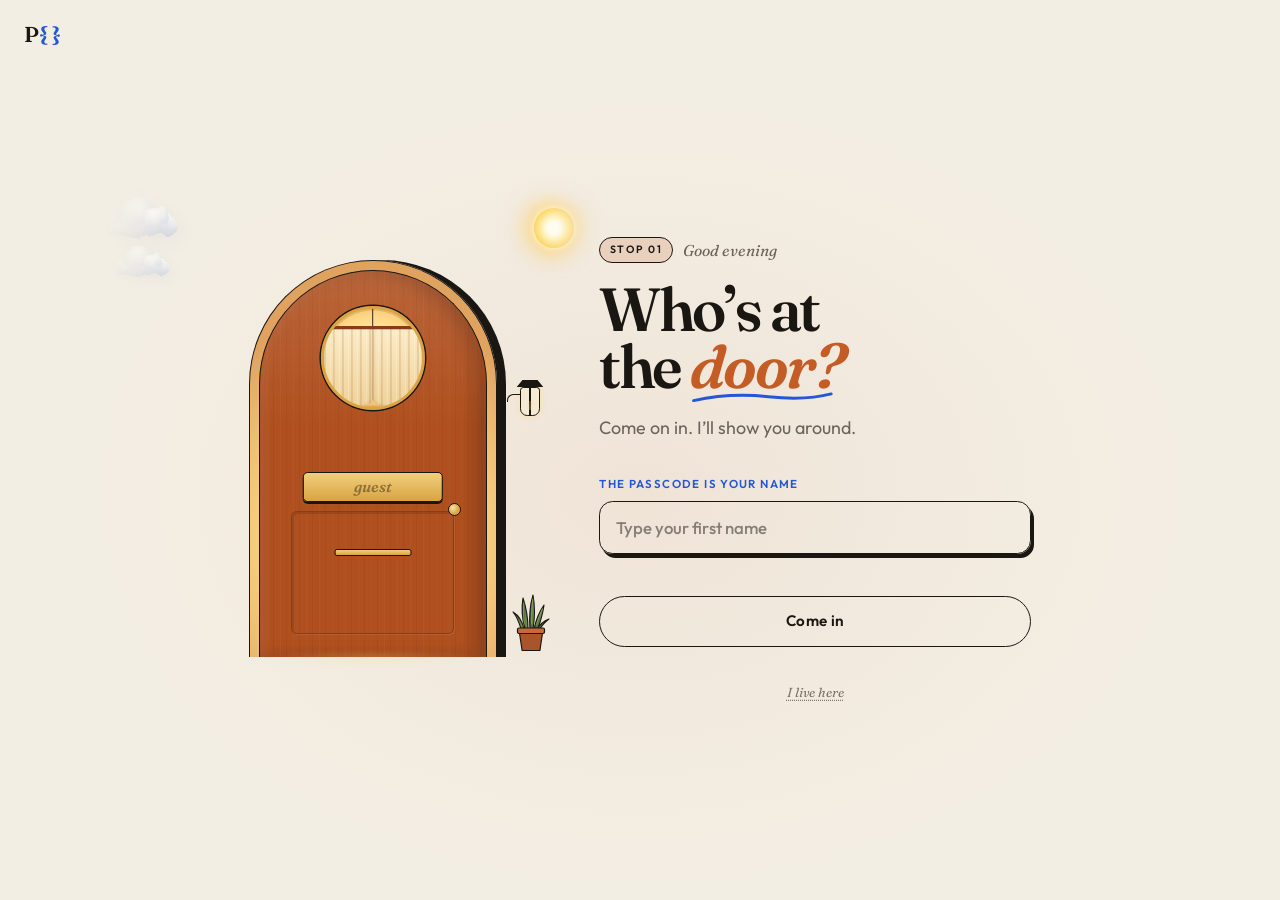
<file: index.html>
<!DOCTYPE html>
<html lang="en" class="atelier">
<head>
  <meta charset="UTF-8">
  <meta name="viewport" content="width=device-width, initial-scale=1.0, maximum-scale=5.0, viewport-fit=cover">
  <title>Deepika Dubey | Product Manager Portfolio</title>
  <meta name="description" content="Deepika Dubey's portfolio: Product Management, Product Analytics, Strategy, and more. Explore projects, skills, certifications, and professional journey.">
  <meta property="og:title" content="Deepika Dubey | Product Manager Portfolio">
  <meta property="og:description" content="Explore Deepika Dubey's journey in product management, analytics, strategy, and design. Projects, skills, certifications, and more.">
  <meta property="og:type" content="website">
  <meta property="og:site_name" content="Deepika Dubey">
  <meta property="og:locale" content="en_US">
  <meta property="og:url" content="https://dubey1209.github.io/DeepikaDubey_ProductPortfolio/">
  <!-- Social scrapers do not resolve relative URLs, and several do not decode
       WebP, so these stay absolute and stay JPEG. -->
  <meta property="og:image" content="https://dubey1209.github.io/DeepikaDubey_ProductPortfolio/og-image.jpg?v=20261201">
  <meta property="og:image:width" content="1200">
  <meta property="og:image:height" content="630">
  <meta property="og:image:type" content="image/jpeg">
  <meta property="og:image:alt" content="Deepika Dubey, Product Manager: illustrated portrait beside the line &quot;I turn messy user problems into products people actually finish.&quot;">
  <meta name="twitter:card" content="summary_large_image">
  <meta name="twitter:title" content="Deepika Dubey | Product Manager Portfolio">
  <meta name="twitter:description" content="Explore Deepika Dubey's journey in product management, analytics, strategy, and design. Projects, skills, certifications, and more.">
  <meta name="twitter:image" content="https://dubey1209.github.io/DeepikaDubey_ProductPortfolio/og-image.jpg?v=20261201">
  <link rel="canonical" href="https://dubey1209.github.io/DeepikaDubey_ProductPortfolio/">
  <link rel="icon" type="image/png" sizes="32x32" href="favicon-32.png">
  <link rel="icon" type="image/png" sizes="64x64" href="favicon.png">
  <link rel="apple-touch-icon" href="apple-touch-icon.png">
  <link rel="preload" as="font" type="font/woff2" href="fonts/fraunces-latin.woff2" crossorigin>
  <link rel="preload" as="font" type="font/woff2" href="fonts/outfit-latin.woff2" crossorigin>
  <link rel="preload" as="image" href="mascots/deepika-directions.webp?v=20261201" media="(min-width: 761px)" fetchpriority="high">
  <link rel="preload" as="image" href="mascots/deepika-directions-sm.webp?v=20261201" media="(max-width: 760px)" fetchpriority="high">
  <!-- One shared version token for every local asset. Bump it in both HTML
       files whenever any CSS or JS changes. Per-asset tokens drifted out of
       sync previously, which can serve new CSS against old JavaScript. -->
  <link rel="stylesheet" href="base.css?v=20261201">
  <link rel="stylesheet" href="atelier.css?v=20261201">
  <link rel="stylesheet" href="motion.css?v=20261201">
  <noscript><style>.fx-ch>span{transform:none!important}.home-kicker,.home-subtitle,.home-desc,.home-btns,.home-rotate,.hero-rule{opacity:1!important}.home-photo{filter:none!important;transform:rotate(-3.5deg)!important}</style></noscript>
  <script src="portfolio-lock.js?v=20261201" defer></script>
</head>
<body>
    <script>
      (function () {
        try {
          var saved = localStorage.getItem('theme');
          if (saved === 'dark' || (!saved && window.matchMedia('(prefers-color-scheme: dark)').matches)) {
            document.body.classList.add('dark-theme');
          }
        } catch (e) {}
        // A visitor already let in this session gets the site on first
        // paint instead of after the scripts load (atelier.css, is-unlocked).
        try {
          if (sessionStorage.getItem('portfolio_unlocked') === 'true') {
            document.documentElement.classList.add('is-unlocked');
          }
        } catch (e) {}
      })();
    </script>
    <!-- Icons used on more than one card; each card draws one with <use href="#i-…">. -->
    <svg width="0" height="0" style="position:absolute" aria-hidden="true" focusable="false">
      <symbol id="i-case" viewBox="0 0 24 24" fill="none"><path d="M18 13V6A2 2 0 0 0 16 4H4A2 2 0 0 0 2 6V18A2 2 0 0 0 4 20H16A2 2 0 0 0 18 18V13Z" stroke="currentColor" stroke-width="2"/><path d="M8 21L12 17L16 21" stroke="currentColor" stroke-width="2" stroke-linecap="round" stroke-linejoin="round"/></symbol>
      <symbol id="i-code" viewBox="0 0 24 24" fill="none"><path d="M16 18L22 12L16 6M8 6L2 12L8 18" stroke="currentColor" stroke-width="2" stroke-linecap="round" stroke-linejoin="round"/></symbol>
      <symbol id="i-figma" viewBox="0 0 24 24" fill="none"><rect width="24" height="24" rx="6" fill="#F24E1E"/><path d="M12 7.5C12 6.11929 13.1193 5 14.5 5C15.8807 5 17 6.11929 17 7.5C17 8.88071 15.8807 10 14.5 10H12V7.5Z" fill="white"/><path d="M7 7.5C7 6.11929 8.11929 5 9.5 5C10.8807 5 12 6.11929 12 7.5V10H9.5C8.11929 10 7 8.88071 7 7.5Z" fill="white"/><path d="M17 12C17 13.3807 15.8807 14.5 14.5 14.5C13.1193 14.5 12 13.3807 12 12V10H14.5C15.8807 10 17 11.1193 17 12Z" fill="white"/><path d="M12 12C12 13.3807 10.8807 14.5 9.5 14.5C8.11929 14.5 7 13.3807 7 12C7 10.6193 8.11929 9.5 9.5 9.5H12V12Z" fill="white"/><circle cx="12" cy="17" r="2" fill="white"/></symbol>
      <symbol id="i-doc" viewBox="0 0 24 24" fill="none"><path d="M14 3H7a2 2 0 0 0-2 2v14a2 2 0 0 0 2 2h10a2 2 0 0 0 2-2V8l-5-5Z" stroke="currentColor" stroke-width="2" stroke-linecap="round" stroke-linejoin="round"/><path d="M14 3v5h5" stroke="currentColor" stroke-width="2" stroke-linecap="round" stroke-linejoin="round"/><path d="M10 13l2 2 4-4" stroke="currentColor" stroke-width="2" stroke-linecap="round" stroke-linejoin="round"/></symbol>
    </svg>
    <!-- Portfolio Lock Screen -->
    <div id="portfolio-lock" class="portfolio-lock" data-lenis-prevent role="dialog" aria-modal="true" aria-labelledby="lock-title">
      <div class="lock-glow" aria-hidden="true"></div>
      <div class="lock-mast">
        <span class="logo" aria-hidden="true">P<span class="logo-brace">{ }</span></span>
      </div>
      <div class="lock-scene">
      <div class="lock-porch" aria-hidden="true">
        <svg class="lock-fx" width="0" height="0" focusable="false">
          <filter id="lock-fluff" x="-40%" y="-60%" width="180%" height="220%">
            <feTurbulence type="fractalNoise" baseFrequency="0.045" numOctaves="4" seed="7" result="noise"/>
            <feDisplacementMap in="SourceGraphic" in2="noise" scale="13" xChannelSelector="R" yChannelSelector="G" result="fluff"/>
            <feGaussianBlur in="fluff" stdDeviation="0.7"/>
          </filter>
        </svg>
        <span class="lock-sky">
          <i class="lock-sun"></i><i class="lock-moon"></i>
          <i class="lock-cloud"></i><i class="lock-cloud is-b"></i>
        </span>
        <span class="lock-lamp"><i></i></span>
        <span class="lock-knock">knock knock</span>
        <div class="lock-frame">
          <div class="lock-door">
            <span class="lock-window">
              <i class="lock-bulb"></i>
              <i class="lock-curtain"></i>
              <i class="lock-curtain is-r"></i>
            </span>
            <span class="lock-plate"><span class="lock-plate-name" id="lock-plate-name">guest</span></span>
            <span class="lock-slot"></span>
            <span class="lock-knob"></span>
          </div>
        </div>
        <svg class="lock-plant" viewBox="0 0 40 58" aria-hidden="true">
          <defs>
            <linearGradient id="lock-leaf" x1="0" x2="1">
              <stop offset="0" stop-color="#3f5a2f"/><stop offset="0.55" stop-color="#5f7f43"/><stop offset="1" stop-color="#7f9c58"/>
            </linearGradient>
          </defs>
          <g class="lock-leaf"><path d="M10 35C8 28 6 23 2 18c5 3 9 8 11 17z"/></g>
          <g class="lock-leaf"><path d="M14 35C11 24 10 15 12 4c3 9 5 19 5 31z"/><path class="lock-vein" d="M13.4 30c-1-7-1.3-14-.6-21"/></g>
          <g class="lock-leaf"><path d="M19 35C18 22 19 11 22 1c2 11 2 22 0 34z"/><path class="lock-vein" d="M20.6 30c-.3-8 .1-17 1.2-25"/></g>
          <g class="lock-leaf"><path d="M23 35c2-9 5-17 10-24-1 9-4 17-6 24z"/><path class="lock-vein" d="M25.5 31c1.6-6 3.5-11 6-16"/></g>
          <g class="lock-leaf"><path d="M26 35c3-5 7-8 12-10-4 3-7 6-9 10z"/></g>
          <path class="lock-pot" d="M8.5 39h23l-2.6 17.5h-17.8z"/>
          <rect class="lock-pot-rim" x="6.5" y="34" width="27" height="5.5" rx="1.4"/>
        </svg>
        <span class="lock-say" id="lock-say"></span>
        <span class="lock-steps"></span>
      </div>
      <div class="atelier-gate" id="lock-card">
        <div class="lock-content">
          <p class="lock-stop"><span>Stop 01</span><em id="lock-hello">The front door</em></p>
          <h2 class="lock-title" id="lock-title" data-fx-split="1" aria-label="Who’s at the door?"><span aria-hidden="true"><span class="fx-word"><span class="fx-ch"><span style="--i:0">W</span></span><span class="fx-ch"><span style="--i:1">h</span></span><span class="fx-ch"><span style="--i:2">o</span></span><span class="fx-ch"><span style="--i:3">’</span></span><span class="fx-ch"><span style="--i:4">s</span></span></span> <span class="fx-word"><span class="fx-ch"><span style="--i:5">a</span></span><span class="fx-ch"><span style="--i:6">t</span></span></span> <span class="fx-word"><span class="fx-ch"><span style="--i:7">t</span></span><span class="fx-ch"><span style="--i:8">h</span></span><span class="fx-ch"><span style="--i:9">e</span></span></span> <em class="lock-ink"><span class="fx-word"><span class="fx-ch"><span style="--i:10">d</span></span><span class="fx-ch"><span style="--i:11">o</span></span><span class="fx-ch"><span style="--i:12">o</span></span><span class="fx-ch"><span style="--i:13">r</span></span><span class="fx-ch"><span style="--i:14">?</span></span></span><svg class="lock-ink-line" viewBox="0 0 120 14" preserveAspectRatio="none" aria-hidden="true"><path d="M3 9c18-5 40-7 62-4 16 2 34 3 52-3"/></svg></em></span></h2>
          <p class="lock-subtitle" id="lock-subtitle">Come on in. I’ll show you around.</p>
          <script>
            // A different welcome each visit, set before first paint so the
            // text never swaps under the visitor.
            (function () {
              var pick = function (list) { return list[Math.floor(Math.random() * list.length)]; };
              var h = new Date().getHours();
              document.getElementById('lock-hello').textContent =
                h >= 5 && h < 12 ? 'Good morning' : h >= 12 && h < 17 ? 'Good afternoon' : h >= 17 && h < 22 ? 'Good evening' : 'Up late too?';
              document.getElementById('lock-subtitle').textContent = pick([
                'Come on in. I’ll show you around.',
                'Pull up a chair. I’ll show you around.',
                'So glad you found the place. Come in.',
                'Kick off your shoes. Stay a while.',
                'You made it. Come on in.'
              ]);
              var knock = document.querySelector('.lock-knock');
              if (knock) knock.textContent = pick(['go on, knock', 'psst… knock', 'try knocking', 'knock if you dare']);
            })();
          </script>
          <form id="unlock-form" class="unlock-form" novalidate>
            <div class="lock-field">
              <label for="visitor-name" class="lock-input-label">The passcode is your name</label>
              <input type="text" id="visitor-name" name="name" placeholder="Type your first name" required autocomplete="given-name" maxlength="40">
            </div>
            <button type="submit" class="unlock-btn">
              <span class="btn-text">Come in<span class="btn-arrow" aria-hidden="true">→</span></span>
              <span class="btn-loader" style="display: none;">Opening the door…</span>
            </button>
          </form>
          <button type="button" class="lock-owner" id="lock-owner">I live here</button>
        </div>
      </div>
      </div>
    </div>

    <!-- Main Content (Initially Hidden) -->
    <div id="site-shell" class="main-content" style="display: none;">
      <a href="#main-content" class="skip-link">Skip to main content</a>
  <nav class="navbar" role="navigation" aria-label="Main Navigation">
    <div class="container navbar-container">
      <a href="#home" class="logo"><span aria-hidden="true">P<span class="logo-brace">{ }</span></span><span class="sr-only">Deepika Dubey, back to top</span></a>
      <button class="menu-toggle" aria-label="Toggle navigation menu" aria-expanded="false" aria-controls="navLinks">
        <span class="menu-icon"></span>
        <span class="sr-only">Menu</span>
      </button>
      <ul class="nav-links" id="navLinks" data-lenis-prevent>
        <li class="drawer-close-btn-li">
          <button class="drawer-close-btn" aria-label="Close menu">
            <span aria-hidden="true">&times;</span>
            <span class="sr-only">Close menu</span>
          </button>
        </li>
        <li><a href="#about">About</a></li>
        <li class="dropdown">
          <a href="#case-studies" class="dropbtn">Work</a>
          <div class="dropdown-content">
            <a href="#case-studies"><svg class="nav-menu-ico" viewBox="0 0 24 24" aria-hidden="true"><path d="M5 19 10.5 13l3.5 3L19 9"/><path d="M14.5 9H19v4.5"/></svg><span class="nav-menu-text">Product (Case Studies)<small>How I think, problem to launch</small></span></a>
            <a href="#design-projects"><svg class="nav-menu-ico" viewBox="0 0 24 24" aria-hidden="true"><path d="m14.5 5 4.5 4.5-9 9H5.5V14z"/><path d="m12.5 7 4.5 4.5"/></svg><span class="nav-menu-text">Design<small>Screens made for real people</small></span></a>
            <a href="#technical-projects"><svg class="nav-menu-ico" viewBox="0 0 24 24" aria-hidden="true"><path d="m8.5 8-4 4 4 4"/><path d="m15.5 8 4 4-4 4"/><path d="m13.2 6-2.4 12"/></svg><span class="nav-menu-text">Technical Projects<small>Things I built with my own hands</small></span></a>
          </div>
        </li>
        <li><a href="#skills">Skills</a></li>
        <li class="nav-more-item"><a href="#certifications">Certifications</a></li>
        <li class="nav-more-item"><a href="#education">Education</a></li>
        <li><a href="#experience">Experience</a></li>
        <li class="nav-more-item"><a href="#writing">Writing</a></li>
        <li class="nav-more-item"><a href="#fun-facts">Fun Facts</a></li>
        <li class="dropdown nav-more">
          <a href="#certifications" class="dropbtn">More</a>
          <div class="dropdown-content">
            <a href="#certifications">Certifications</a>
            <a href="#education">Education</a>
            <a href="#writing">Writing</a>
            <a href="#fun-facts">Fun Facts</a>
          </div>
        </li>
        <li><a href="my-story.html">Story</a></li>
        <li class="nav-cta"><a href="#contact">Contact</a></li>
        <li class="drawer-theme-toggle-li">
          <button id="theme-toggle" type="button" aria-label="Dark mode" aria-pressed="false" class="theme-toggle-btn">
            <span class="theme-toggle-icon-wrapper">
              <span id="theme-toggle-icon"><svg viewBox="0 0 24 24" aria-hidden="true"><path d="M20 14.5A8 8 0 0 1 9.5 4a8 8 0 1 0 10.5 10.5z"/></svg></span>
            </span>
          </button>
        </li>
      </ul>
      <div class="drawer-overlay" tabindex="-1" aria-hidden="true"></div>
    </div>
  </nav>
  <main id="main-content" role="main">
  <section id="home" class="section home-section">
    <div class="container home-container">
      <div class="home-left">
        <p class="home-kicker">Product Manager</p>
        <h1 class="home-title">Hey.<br>I’m Deepika.</h1>
        <p class="home-subtitle">
          I turn messy user problems into products people
          <span class="home-rotate" aria-hidden="true">
            <span class="home-rotate-track">
              <span>actually finish.</span>
              <span>open twice.</span>
              <span>don’t rage-quit.</span>
              <span>tell their friends about.</span>
              <span>use without a manual.</span>
              <span>open before coffee.</span>
              <span>love, not tolerate.</span>
              <span>screenshot and share.</span>
              <span>come back to on Mondays.</span>
              <span>miss when they’re gone.</span>
              <span>actually finish.</span>
            </span>
          </span>
          <span class="sr-only">actually finish.</span>
        </p>
        <p class="home-desc">Engineer brain. Product heart. Allergic to unused features.<br> I ask “should we?” before “can we?”, then I ship.</p>
        <div class="home-btns">
          <a href="https://drive.google.com/file/d/1q-BRanJfNaPcUP6-kAbtws9cPe_kCsLr/view?usp=sharing" target="_blank" rel="noopener" class="btn btn-outline">View Resume</a>
        </div>
      </div>
      <div class="home-right">
        <div class="home-mascot">
          <div class="atelier-mascot" role="img" tabindex="0" aria-label="Cartoon of Deepika Dubey that follows your cursor. Click to say hi.">
            <span class="atelier-mascot-layer atelier-mascot-look" aria-hidden="true"></span>
            <span class="atelier-mascot-layer atelier-mascot-react" aria-hidden="true"></span>
          </div>
        </div>
      </div>
    </div>
  </section>

  <section id="about" class="section about-section">
    <div class="container atelier-about">
      <div class="atelier-about-copy">
        <p class="atelier-label">About</p>
        <h2 class="about-title atelier-do-lead">The short version.</h2>
        <p class="atelier-about-lede">I didn’t wait for a title to do product work.</p>
        <ol class="atelier-about-flow" aria-label="How I work">
          <li>Built it</li>
          <li>Measured it</li>
          <li>Shipped it</li>
          <li class="is-ask">Then asked: should it exist?</li>
        </ol>
        <p class="atelier-about-pull">If it doesn’t <span class="atelier-about-keep"><span class="atelier-about-mark">earn a place<svg viewBox="0 0 200 16" preserveAspectRatio="none" aria-hidden="true"><path pathLength="1" d="M3 11 C 38 4, 74 14, 112 8 S 172 4, 197 9"/></svg></span>,</span> it doesn’t ship.</p>
        <ol class="atelier-about-notes">
          <li>
            <span class="atelier-about-icon" aria-hidden="true"><svg viewBox="0 0 24 24"><path d="M3.5 5h17l-6.5 7.5v5.5l-4 2v-7.5z"/></svg></span>
            <h3>The filter</h3>
            <p>I don’t ship because something is possible. I ship because it belongs in the product. If it doesn’t, it stays out.</p>
          </li>
          <li>
            <span class="atelier-about-icon" aria-hidden="true"><svg viewBox="0 0 24 24"><circle cx="9" cy="8" r="3"/><circle cx="17" cy="9" r="2.5"/><path d="M3 19.5c0-3.3 2.7-5.2 6-5.2s6 1.9 6 5.2"/><path d="M15.5 14.6c2.9.1 5.5 1.5 5.5 4.9"/></svg></span>
            <h3>In the room</h3>
            <p>I can sit with builders, open Figma, read the metrics, and still keep the user in the conversation.</p>
          </li>
          <li>
            <span class="atelier-about-icon" aria-hidden="true"><svg viewBox="0 0 24 24"><path d="M3 7.5 12 3l9 4.5v9L12 21l-9-4.5z"/><path d="M3 7.5 12 12l9-4.5M12 12v9"/></svg></span>
            <span class="atelier-about-stamp" aria-hidden="true">shipped ✓</span>
            <h3>Already shipping</h3>
            <p>Case studies, MVPs, and work people actually finished – not just slides about them.</p>
          </li>
        </ol>
        <span class="story-btn-wrap atelier-about-more-wrap">
          <a href="my-story.html" class="btn btn-outline story-btn atelier-about-more">Read My Story</a>
          <span class="story-btn-hint" role="tooltip">
            <span class="story-btn-hint-kicker">Story</span>
            Wanna know the real me – beyond the resume?
          </span>
        </span>
      </div>
    </div>
  </section>

  <section id="case-studies" class="section case-studies-section">
    <div class="container">
      <p class="atelier-label">Case studies</p>
      <h2 class="projects-title atelier-do-lead">The work.</h2>
      <p class="projects-subtitle">Real products, real trade-offs, and the thinking behind every call.</p>
      <div class="projects-cards-row">
        <!-- ProfileBoost Case Study -->
        <div class="project-card interactive-card" data-project="profileboost-case-study" data-hue="#c45c26">
          <div class="project-front">
            <div class="project-meta">
              <div class="project-meta-content">
                <span class="project-category case-study">ProfileBoost · EduTech</span>
                <span class="project-tag">AI-Powered Career Guidance</span>
              </div>
            </div>
            <h3 class="case-study-title">AI-Driven University Application Assistant</h3>
            <p class="project-hook">35% more completions. 40% stronger profiles.</p>
            <button type="button" class="project-readmore">Read more</button>
            <div class="project-more-content" hidden>
              <div class="project-desc">
              <ul>
                <li><strong>Problem Solving:</strong> Addressed the challenge of students struggling with university applications by creating a structured, AI-powered guidance system</li>
                <li><strong>Key Features:</strong> Personalized roadmap, mentor validation, progress tracking, and AI-powered profile analysis</li>
                <li><strong>Impact:</strong> 35% increase in project completion rates and 40% improvement in profile strength scores among users</li>
                <li><strong>Tech Stack:</strong> AI/ML for personalized recommendations, Interactive dashboards, Mentor validation system</li>
              </ul>
              </div>
            </div>
          </div>
          <div class="project-actions">
            <div class="project-actions-content">
              <div class="project-buttons">
                <a href="https://drive.google.com/file/d/1WdsAeV3B2lPPiX6uXersP9Nvj6OY-6v8/view?usp=sharing" class="project-btn live-btn" target="_blank" rel="noopener">
                  <svg width="16" height="16" viewBox="0 0 24 24" fill="none" aria-hidden="true"><use href="#i-case"/></svg>
                  View Case Study
                </a>
              </div>
            </div>
          </div>
        </div>
        
        <!-- DealSight Case Study -->
        <div class="project-card interactive-card" data-project="dealsight-case-study" data-hue="#3d5a80">
          <div class="project-front">
            <div class="project-meta">
              <div class="project-meta-content">
                <span class="project-category case-study">DealSight · Product Management</span>
                <span class="project-tag">Dashboard Design</span>
              </div>
            </div>
            <h3 class="case-study-title">VP Dashboard for Deal Management</h3>
            <p class="project-hook">One dashboard. Faster deal decisions.</p>
            <button type="button" class="project-readmore">Read more</button>
            <div class="project-more-content" hidden>
              <div class="project-desc">
              <ul>
                <li><strong>Problem Discovery:</strong> Conducted stakeholder interviews identifying critical pain points in deal management workflow</li>
                <li><strong>Solution Design:</strong> Designed centralized dashboard reducing information scatter and improving decision-making speed</li>
                <li><strong>Implementation Strategy:</strong> Created phased rollout plan with clear success metrics and stakeholder alignment</li>
              </ul>
              </div>
            </div>
          </div>
          <div class="project-actions">
            <div class="project-actions-content">
              <div class="project-buttons">
                <a href="https://drive.google.com/file/d/1EOR37OTjL2g8ERE4fF1Y0dU6lUqYF4o2/view?usp=sharing" class="project-btn live-btn" target="_blank" rel="noopener">
                  <svg width="16" height="16" viewBox="0 0 24 24" fill="none" aria-hidden="true"><use href="#i-case"/></svg>
                  View Case Study
                </a>
              </div>
            </div>
          </div>
        </div>
        
        <!-- Nykaa Case Study -->
        <div class="project-card interactive-card" data-project="nykaa-case-study" data-hue="#e5197a" data-logo="logos/nykaa.svg">
          <div class="project-front">
            <div class="project-meta">
              <div class="project-meta-content">
                <span class="project-category case-study">Nykaa · Product Thinking</span>
                <span class="project-tag">E-commerce/D2C</span>
              </div>
            </div>
            <h3 class="case-study-title">Enhancing Product Discovery on Nykaa</h3>
            <p class="project-hook">Search that finds the product. +35% findability.</p>
            <button type="button" class="project-readmore">Read more</button>
            <div class="project-more-content" hidden>
              <div class="project-desc">
              <ul>
                <li><strong>User Research:</strong> Analyzed user behavior data and conducted interviews to identify discovery friction points</li>
                <li><strong>Data-Driven Insights:</strong> Correlated conversion metrics with user journey maps to prioritize solutions</li>
                <li><strong>Product Solution:</strong> Designed enhanced search and recommendation features improving product findability by 35%</li>
              </ul>
              </div>
            </div>
          </div>
          <div class="project-actions">
            <div class="project-actions-content">
              <div class="project-buttons">
                <a href="https://drive.google.com/file/d/1ZUymu76PjPp_4cO4XVgOTWP7BVeAE-X3/view?usp=drivesdk" class="project-btn live-btn" target="_blank" rel="noopener">
                  <svg width="16" height="16" viewBox="0 0 24 24" fill="none" aria-hidden="true"><use href="#i-case"/></svg>
                  View Case Study PDF
                </a>
              </div>
            </div>
          </div>
        </div>
        
        <!-- Josh Talks AI Case Study -->
        <div class="project-card interactive-card" data-project="josh-ai-case-study" data-hue="#2a85c8" data-logo="logos/josh-talks.png">
          <div class="project-front">
            <div class="project-meta">
              <div class="project-meta-content">
                <span class="project-category case-study">Josh Talks AI · Product Thinking</span>
                <span class="project-tag">AI/ML Platform</span>
              </div>
            </div>
            <h3 class="case-study-title">Designing Scalable AI Data Platforms</h3>
            <p class="project-hook">Offline-first. 1000+ images per village.</p>
            <button type="button" class="project-readmore">Read more</button>
            <div class="project-more-content" hidden>
              <div class="project-desc">
              <ul>
                <li><strong>Data Collection Platform:</strong> Designed a scalable solution for collecting 1000+ culturally relevant images per village across India with offline-first functionality</li>
                <li><strong>Quality Control System:</strong> Implemented multi-layered validation including on-device checks, server-side validation, and human review workflows</li>
                <li><strong>Data Integrity:</strong> Developed automated systems to detect and prevent low-quality submissions, ensuring dataset reliability for AI training</li>
              </ul>
              </div>
            </div>
          </div>
          <div class="project-actions">
            <div class="project-actions-content">
              <div class="project-buttons">
                <a href="https://drive.google.com/file/d/1d-ZoWmXAj4re-tM_EHLVvEBS_l3YEKGB/view?usp=sharing" class="project-btn live-btn" target="_blank" rel="noopener">
                  <svg width="16" height="16" viewBox="0 0 24 24" fill="none" aria-hidden="true"><use href="#i-case"/></svg>
                  View Case Study PDF
                </a>
              </div>
            </div>
          </div>
        </div>
        <div class="project-card interactive-card" data-project="growth-strategy" data-hue="#7a5af0">
          <div class="project-front">
            <div class="project-meta">
              <div class="project-meta-content">
                <span class="project-category case-study">TaskPilot · Product Marketing</span>
                <span class="project-tag">Go-to-Market</span>
              </div>
            </div>
            <h3 class="case-study-title">TaskPilot – AI-Powered Task Management</h3>
            <p class="project-hook">GTM for the right leads, not more noise.</p>
            <button type="button" class="project-readmore">Read more</button>
            <div class="project-more-content" hidden>
              <div class="project-desc">
              <ul>
                <li><strong>Growth Strategy:</strong> Developed comprehensive go-to-market strategy targeting key customer segments</li>
                <li><strong>Market Research:</strong> Conducted deep analysis of potential leads, identified pain points, and crafted value propositions</li>
                <li><strong>Outreach Framework:</strong> Created scalable outreach strategy with personalized email templates improving response rates</li>
              </ul>
              </div>
            </div>
          </div>
          <div class="project-actions">
            <div class="project-actions-content">
              <div class="project-buttons">
                <a href="https://drive.google.com/file/d/1VLA2_GpYhYIl-CZdHJ1L5BqV1tn7cT6g/view?usp=sharing" class="project-btn live-btn" target="_blank" rel="noopener">
                  <svg width="16" height="16" viewBox="0 0 24 24" fill="none" aria-hidden="true"><use href="#i-case"/></svg>
                  View Strategy Document
                </a>
              </div>
            </div>
          </div>
        </div>
        
        <!-- Hawkins Cookers Case Study -->
        <div class="project-card interactive-card" data-project="hawkins-case-study" data-hue="#d22630" data-logo="logos/hawkins.png">
          <div class="project-front">
            <div class="project-meta">
              <div class="project-meta-content">
                <span class="project-category case-study">Hawkins Cookers · Product Strategy</span>
                <span class="project-tag">UX Audit & Growth Strategy</span>
              </div>
            </div>
            <h3 class="case-study-title">Revitalizing Hawkins Cookers Limited</h3>
            <p class="project-hook">4 conversion leaks. A 12-month roadmap.</p>
            <button type="button" class="project-readmore">Read more</button>
            <div class="project-more-content" hidden>
              <div class="project-desc">
              <ul>
                <li><strong>UX Audit:</strong> Identified 4 structural conversion barriers across the purchase flow</li>
                <li><strong>Qualitative Research:</strong> Research with 8+ users to validate the core thesis</li>
                <li><strong>Competitive Benchmarking:</strong> Compared positioning and experience against TTK Prestige and Pigeon</li>
                <li><strong>Design Artifacts:</strong> Before/after UX mockups for the product page and login flow</li>
                <li><strong>Roadmap:</strong> Phased 12-month plan across UX fixes, digital growth, and category expansion</li>
                <li><strong>Success Metrics:</strong> Defined across conversion, trust, and brand growth</li>
              </ul>
              </div>
            </div>
          </div>
          <div class="project-actions">
            <div class="project-actions-content">
              <div class="project-buttons">
                <a href="https://drive.google.com/file/d/1Jhs7oTsZxzgh8ENkJ7LJ6n6OhKnaplwP/view?usp=sharing" class="project-btn live-btn" target="_blank" rel="noopener">
                  <svg width="16" height="16" viewBox="0 0 24 24" fill="none" aria-hidden="true"><use href="#i-case"/></svg>
                  View Case Study
                </a>
              </div>
            </div>
          </div>
        </div>

        <!-- WhatsApp Pay Case Study -->
        <div class="project-card interactive-card" data-project="whatsapp-pay-case-study" data-hue="#1f9d55" data-logo="logos/whatsapp.svg">
          <div class="project-front">
            <div class="project-meta">
              <div class="project-meta-content">
                <span class="project-category case-study">WhatsApp Pay · Product Management</span>
                <span class="project-tag">Fintech / UPI</span>
              </div>
            </div>
            <h3 class="case-study-title">WhatsApp Pay – Why Growth Went Flat</h3>
            <p class="project-hook">500M users. ~1% UPI share. Here’s why.</p>
            <button type="button" class="project-readmore">Read more</button>
            <div class="project-more-content" hidden>
              <div class="project-desc">
              <ul>
                <li><strong>Problem Diagnosis:</strong> Challenged the awareness narrative – identified zero marginal utility vs GPay/PhonePe and positive onboarding cost as core blockers behind ~1% UPI market share despite 500M+ Indian users</li>
                <li><strong>Three-Layer Blocker Model:</strong> Mapped funnel drop-offs across re-registration fatigue, recipient confidence gaps, and lack of conversational payment context using persona research (urban UPI user + kirana merchant)</li>
                <li><strong>Product Solutions:</strong> Prioritized UPI Bridge onboarding, in-chat recipient verification signals, and contextual payment triggers – RICE-scored and sequenced across a phased roadmap</li>
                <li><strong>User Flows & Metrics:</strong> Designed first-time setup, send-money-in-chat, and merchant QR flows with 6-month targets for onboarding completion (60%), Day-7 retention (55%), and chat-initiated transactions (35%)</li>
              </ul>
              </div>
            </div>
          </div>
          <div class="project-actions">
            <div class="project-actions-content">
              <div class="project-buttons">
                <a href="https://drive.google.com/file/d/1504_FuemcCrieZDYHSnq1wGENSo2y_dE/view?usp=sharing" class="project-btn live-btn" target="_blank" rel="noopener">
                  <svg width="16" height="16" viewBox="0 0 24 24" fill="none" aria-hidden="true"><use href="#i-case"/></svg>
                  View Case Study PDF
                </a>
              </div>
            </div>
          </div>
        </div>
      </div>
    </div>
  </section>
  
  <section id="design-projects" class="section projects-section">
    <div class="container">
      <p class="atelier-label">Design</p>
      <h2 class="projects-title atelier-do-lead">Designed for real people.</h2>
      <p class="projects-subtitle">Research first, then wireframes, then the pixels that survive testing.</p>
      <div class="projects-cards-row">
        <div class="project-card interactive-card" data-project="fempower">
          <div class="project-front">
            <div class="project-meta"><span class="project-category mobile">Figma · UX research</span></div>
            <h3 class="project-title">FemPower – Women’s Safety App</h3>
            <p class="project-hook">Safety flows for users, lawyers, and counselors.</p>
            <button type="button" class="project-readmore">Read more</button>
            <div class="project-more-content" hidden>
              <div class="project-desc">
              <ul>
                <li><strong>Product Strategy:</strong> Identified critical safety gap, designed comprehensive solution addressing UN SDG on gender equality</li>
                <li><strong>Multi-Stakeholder Design:</strong> Created distinct user flows for users, lawyers, and counselors ensuring seamless experience</li>
                <li><strong>User Research:</strong> Conducted interviews to understand pain points and designed features that truly address user needs</li>
              </ul>
              </div>
            </div>
          </div>
          <div class="project-actions">
            <div class="project-actions-content">
              <div class="project-buttons">
                <a href="https://www.figma.com/design/AJhxLu0O16JKwCPdPRGzDD/Fempower?node-id=0-1&t=40Q84YtE8tf4gs2n-1" class="project-btn live-btn" target="_blank" rel="noopener">
                  <svg width="16" height="16" viewBox="0 0 24 24" fill="none" aria-hidden="true"><use href="#i-figma"/></svg>
                  View Figma Design
                </a>
                <a href="https://www.figma.com/proto/AJhxLu0O16JKwCPdPRGzDD/Fempower?page-id=0%3A1&node-id=86-128&p=f&viewport=-531%2C-139%2C0.02&t=yBM9ZA8nOEOuA9vq-1&scaling=scale-down&content-scaling=fixed&starting-point-node-id=86%3A128&show-proto-sidebar=1" class="project-btn live-btn" target="_blank" rel="noopener">
                  <svg width="16" height="16" viewBox="0 0 24 24" fill="none" aria-hidden="true"><use href="#i-doc"/></svg>
                  View Prototype
                </a>
              </div>
            </div>
          </div>
        </div>
        <div class="project-card interactive-card" data-project="inventory-mgmt">
          <div class="project-front">
            <div class="project-meta"><span class="project-category mobile">Figma · Mobile UX</span></div>
            <h3 class="project-title">Imaster – Inventory Management</h3>
            <p class="project-hook">Inventory that small businesses can actually run.</p>
            <button type="button" class="project-readmore">Read more</button>
            <div class="project-more-content" hidden>
              <div class="project-desc">
              <ul>
                <li><strong>Product Discovery:</strong> Identified small business pain points through user interviews and market research</li>
                <li><strong>Product Design:</strong> Designed end-to-end workflow optimizing inventory tracking, order management, and reporting</li>
                <li><strong>Validation:</strong> Conducted user testing sessions to validate design decisions and iterate for better product-market fit</li>
              </ul>
              </div>
            </div>
          </div>
          <div class="project-actions">
            <div class="project-actions-content">
              <div class="project-buttons">
                <a href="https://www.figma.com/design/nWNPpaS83adRQz00QYDXXQ/Untitled?node-id=0-1&t=ky0Gt1fMRxpreV30-1" target="_blank" rel="noopener noreferrer" class="project-btn">
                  <svg width="16" height="16" viewBox="0 0 24 24" fill="none" aria-hidden="true"><use href="#i-figma"/></svg>
                  View Figma Design
                </a>
              </div>
            </div>
          </div>
        </div>

        <div class="project-card interactive-card" data-project="humaness-app">
          <div class="project-front">
            <div class="project-meta"><span class="project-category mobile">Figma · App design</span></div>
            <h3 class="project-title">Humaness App</h3>
            <p class="project-hook">Offline-first. 1,000+ images per village.</p>
            <button type="button" class="project-readmore">Read more</button>
            <div class="project-more-content" hidden>
              <div class="project-desc">
              <ul>
                <li><strong>Image Collection Platform:</strong> Designed an offline-first contributor workflow to collect 1,000+ culturally relevant images per village with captions and low-connectivity handling</li>
                <li><strong>Quality & Location Accuracy:</strong> Built validation steps for location confidence, submission checks, and admin verification to reduce low-quality uploads</li>
                <li><strong>Admin Monitoring:</strong> Designed coverage monitoring views to track village-wise progress and flag gaps for faster dataset completion</li>
              </ul>
              </div>
            </div>
          </div>
          <div class="project-actions">
            <div class="project-actions-content">
              <div class="project-buttons">
                <a href="https://www.figma.com/design/kmUgYn6N7HVYqc2YWvcWPA/Josh-Talks-?node-id=0-1&t=vuWC2rWECsjKFhoq-1" class="project-btn live-btn" target="_blank" rel="noopener">
                  <svg width="16" height="16" viewBox="0 0 24 24" fill="none" aria-hidden="true"><use href="#i-figma"/></svg>
                  View Figma Design
                </a>
                <a href="https://www.figma.com/proto/kmUgYn6N7HVYqc2YWvcWPA/Josh-Talks-?page-id=0%3A1&node-id=1-117&p=f&viewport=140%2C160%2C0.03&t=UxOt3dRWjRJXVRQ3-1&scaling=min-zoom&content-scaling=fixed&starting-point-node-id=1%3A250" class="project-btn live-btn" target="_blank" rel="noopener">
                  <svg width="16" height="16" viewBox="0 0 24 24" fill="none" aria-hidden="true"><use href="#i-doc"/></svg>
                  View Prototype
                </a>
              </div>
            </div>
          </div>
        </div>
      </div>
    </div>
  </section>
  
  <section id="technical-projects" class="section projects-section">
    <div class="container">
      <p class="atelier-label">Projects</p>
      <h2 class="projects-title atelier-do-lead">Built with my own hands.</h2>
      <p class="projects-subtitle">From the first sketch to the deployed version, and the fixes after.</p>
      <div class="projects-cards-row">
        <div class="project-card interactive-card" data-project="brunchbliss">
          <div class="project-front">
            <div class="project-meta"><span class="project-category web">Product + Engineering</span></div>
            <h3 class="project-title">BrunchBliss – Canteen Ordering App</h3>
            <p class="project-hook">Canteen orders. 40% less waiting.</p>
            <button type="button" class="project-readmore">Read more</button>
            <div class="project-more-content" hidden>
              <div class="project-desc">
              <ul>
                <li><strong>Product Impact:</strong> Identified pain point in canteen ordering, designed solution reducing wait time by 40%</li>
                <li><strong>User-Centric Design:</strong> Built intuitive cart system with streamlined checkout flow, improving user satisfaction</li>
                <li><strong>Technical Execution:</strong> Developed Kotlin-based app with focus on seamless user experience and transaction efficiency</li>
              </ul>
              </div>
            </div>
          </div>
          <div class="project-actions">
            <div class="project-actions-content">
              <div class="project-buttons">
                <a href="https://github.com/rockyhappy/CanteenApp" class="project-btn code-btn" target="_blank" rel="noopener">
                  <svg width="16" height="16" viewBox="0 0 24 24" fill="none" aria-hidden="true"><use href="#i-code"/></svg>
                  Code
                </a>
              </div>
            </div>
          </div>
        </div>
        <div class="project-card interactive-card" data-project="animation">
          <div class="project-front">
            <div class="project-meta"><span class="project-category research">HTML, CSS</span></div>
            <h3 class="project-title">Animation Playground</h3>
            <p class="project-hook">Tiny animations. Extra play.</p>
            <button type="button" class="project-readmore">Read more</button>
            <div class="project-more-content" hidden>
              <div class="project-desc">
              <ul>
                <li>Developed and deployed a website offering simple animation options, improving user engagement through interactive design</li>
                <li>Gained hands-on experience by adding gamification elements to the platform to boost user engagement and interaction.</li>
              </ul>
              </div>
            </div>
          </div>
          <div class="project-actions">
            <div class="project-actions-content">
              <div class="project-buttons">
                <a href="https://github.com/Dubey1209/Animation" class="project-btn code-btn" target="_blank" rel="noopener">
                  <svg width="16" height="16" viewBox="0 0 24 24" fill="none" aria-hidden="true"><use href="#i-code"/></svg>
                  Code
                </a>
                <a href="https://dubey1209.github.io/Animation/AnimationDK-main/" class="project-btn live-btn" target="_blank" rel="noopener">
                  <svg width="16" height="16" viewBox="0 0 24 24" fill="none" aria-hidden="true"><use href="#i-case"/></svg>
                  View Live
                </a>
              </div>
            </div>
          </div>
        </div>
        <div class="project-card interactive-card" data-project="hitthebox">
          <div class="project-front">
            <div class="project-meta"><span class="project-category web">HTML, CSS, JavaScript</span></div>
            <h3 class="project-title">HitTheBox</h3>
            <p class="project-hook">Angry Birds energy. In the browser.</p>
            <button type="button" class="project-readmore">Read more</button>
            <div class="project-more-content" hidden>
              <div class="project-desc">
              <ul>
                <li>Designed and developed a browser-based game inspired by Angry Birds mechanics</li>
                <li>Implemented increasing difficulty levels, score tracking, and interactive UI</li>
                <li>Used DOM manipulation and event handling to simulate projectile motion and collision</li>
              </ul>
              </div>
            </div>
          </div>
          <div class="project-actions">
            <div class="project-actions-content">
              <div class="project-buttons">
                <a href="https://github.com/Dubey1209/HitTheBall" class="project-btn code-btn" target="_blank" rel="noopener">
                  <svg width="16" height="16" viewBox="0 0 24 24" fill="none" aria-hidden="true"><use href="#i-code"/></svg>
                  Code
                </a>
                <a href="https://dubey1209.github.io/HitTheBall/" class="project-btn live-btn" target="_blank" rel="noopener">
                  <svg width="16" height="16" viewBox="0 0 24 24" fill="none" aria-hidden="true"><use href="#i-case"/></svg>
                  View Live
                </a>
              </div>
            </div>
          </div>
        </div>
        <div class="project-card interactive-card" data-project="runfinity">
          <div class="project-front">
            <div class="project-meta"><span class="project-category mobile">Product + Mobile</span></div>
            <h3 class="project-title">Runfinity</h3>
            <p class="project-hook">Fitness tracking that keeps you moving.</p>
            <button type="button" class="project-readmore">Read more</button>
            <div class="project-more-content" hidden>
              <div class="project-desc">
              <ul>
                <li><strong>Product Vision:</strong> Created fitness tracking solution addressing user need for motivation and progress tracking</li>
                <li><strong>User Experience:</strong> Designed smooth navigation flows and real-time feedback to increase daily engagement</li>
                <li><strong>Technical Excellence:</strong> Implemented MVVM architecture with Room DB for data persistence and optimal performance</li>
              </ul>
              </div>
            </div>
          </div>
          <div class="project-actions">
            <div class="project-actions-content">
              <div class="project-buttons">
                <a href="https://github.com/Dubey1209/Runfinity" class="project-btn code-btn" target="_blank" rel="noopener">
                  <svg width="16" height="16" viewBox="0 0 24 24" fill="none" aria-hidden="true"><use href="#i-code"/></svg>
                  Code
                </a>
              </div>
            </div>
          </div>
        </div>
        <div class="project-card interactive-card" data-project="nostalgia">
          <div class="project-front">
            <div class="project-meta"><span class="project-category web">HTML</span></div>
            <h3 class="project-title">Nostalgia</h3>
            <p class="project-hook">Pure HTML. Cartoon-core.</p>
            <button type="button" class="project-readmore">Read more</button>
            <div class="project-more-content" hidden>
              <div class="project-desc">
              <ul>
                <li>It is fully & purely based on HTML & it includes nostalgic vibe of cartoon.</li>
                <li>This website helps you realise how much HTML can be made enough to build a basic website all alone.</li>
              </ul>
              </div>
            </div>
          </div>
          <div class="project-actions">
            <div class="project-actions-content">
              <div class="project-buttons">
                <a href="https://github.com/Dubey1209/Nostalgia" class="project-btn code-btn" target="_blank" rel="noopener">
                  <svg width="16" height="16" viewBox="0 0 24 24" fill="none" aria-hidden="true"><use href="#i-code"/></svg>
                  Code
                </a>
                <a href="https://dubey1209.github.io/Nostalgia/" class="project-btn live-btn" target="_blank" rel="noopener">
                  <svg width="16" height="16" viewBox="0 0 24 24" fill="none" aria-hidden="true"><use href="#i-case"/></svg>
                  View Live
                </a>
              </div>
            </div>
          </div>
        </div>
        <div class="project-card interactive-card" data-project="calculator">
          <div class="project-front">
            <div class="project-meta"><span class="project-category web">HTML, CSS, JS</span></div>
            <h3 class="project-title">Calculator Website</h3>
            <p class="project-hook">Arithmetic, plus a theme toggle.</p>
            <button type="button" class="project-readmore">Read more</button>
            <div class="project-more-content" hidden>
              <div class="project-desc">
              <ul>
                <li>Developed a responsive calculator website with basic arithmetic operations.</li>
                <li>Implemented a theme toggle option for dark and light modes to enhance user experience.</li>
                <li>Used clean UI and interactive design for usability on all devices.</li>
              </ul>
              </div>
            </div>
          </div>
          <div class="project-actions">
            <div class="project-actions-content">
              <div class="project-buttons">
                <a href="https://github.com/Dubey1209/Website_Calculator" class="project-btn code-btn" target="_blank" rel="noopener">
                  <svg width="16" height="16" viewBox="0 0 24 24" fill="none" aria-hidden="true"><use href="#i-code"/></svg>
                  Code
                </a>
                <a href="https://dubey1209.github.io/Website_Calculator/" class="project-btn live-btn" target="_blank" rel="noopener">
                  <svg width="16" height="16" viewBox="0 0 24 24" fill="none" aria-hidden="true"><use href="#i-case"/></svg>
                  View Live
                </a>
              </div>
            </div>
          </div>
        </div>
        <div class="project-card interactive-card" data-project="gallery">
          <div class="project-front">
            <div class="project-meta"><span class="project-category web">HTML, CSS, JS</span></div>
            <h3 class="project-title">PixelVault Studio</h3>
            <p class="project-hook">Gallery with grid and modal previews.</p>
            <button type="button" class="project-readmore">Read more</button>
            <div class="project-more-content" hidden>
              <div class="project-desc">
              <ul>
                <li>Created a dynamic image gallery website with grid layout and modal previews.</li>
                <li>Utilized HTML, CSS, and JavaScript for smooth transitions and responsive design.</li>
                <li>Enhanced user engagement with interactive image viewing experience.</li>
              </ul>
              </div>
            </div>
          </div>
          <div class="project-actions">
            <div class="project-actions-content">
              <div class="project-buttons">
                <a href="https://github.com/Dubey1209/Website_Imagegallery" class="project-btn code-btn" target="_blank" rel="noopener">
                  <svg width="16" height="16" viewBox="0 0 24 24" fill="none" aria-hidden="true"><use href="#i-code"/></svg>
                  Code
                </a>
                <a href="https://dubey1209.github.io/Website_Imagegallery/" class="project-btn live-btn" target="_blank" rel="noopener">
                  <svg width="16" height="16" viewBox="0 0 24 24" fill="none" aria-hidden="true"><use href="#i-case"/></svg>
                  View Live
                </a>
              </div>
            </div>
          </div>
        </div>
        <div class="project-card interactive-card" data-project="gaming-dashboard">
          <div class="project-front">
            <div class="project-meta"><span class="project-category web">Python, Streamlit</span><span class="project-tag">Company Assignment</span></div>
            <h3 class="project-title">Game Movement Intelligence Dashboard</h3>
            <p class="project-hook">Heatmaps for how players actually move.</p>
            <button type="button" class="project-readmore">Read more</button>
            <div class="project-more-content" hidden>
              <div class="project-desc">
              <ul>
                <li><strong>Product Solution:</strong> Built data-driven analytics dashboard to analyze player movement patterns, engagement zones, and gameplay behavior for game designers</li>
                <li><strong>Key Features:</strong> Player movement visualization, traffic heatmaps, bot vs human detection, replay timeline analysis, and product-level insights</li>
                <li><strong>Impact:</strong> Enables level designers to identify map design issues, optimize engagement zones, and make data-driven gameplay decisions</li>
                <li><strong>Tech Stack:</strong> Python, Streamlit, Pandas, NumPy, Matplotlib, PyArrow for real-time telemetry data processing</li>
              </ul>
              </div>
            </div>
          </div>
          <div class="project-actions">
            <div class="project-actions-content">
              <div class="project-buttons">
                <a href="https://github.com/Dubey1209/game-movement-dashboard-Lila-" class="project-btn code-btn" target="_blank" rel="noopener">
                  <svg width="16" height="16" viewBox="0 0 24 24" fill="none" aria-hidden="true"><use href="#i-code"/></svg>
                  Code
                </a>
                <a href="https://kpf8ophsvvgazhhnnlepcm.streamlit.app/" class="project-btn live-btn" target="_blank" rel="noopener">
                  <svg width="16" height="16" viewBox="0 0 24 24" fill="none" aria-hidden="true"><use href="#i-case"/></svg>
                  View Live
                </a>
              </div>
            </div>
          </div>
        </div>
        <div class="project-card interactive-card" data-project="scientific-calculator">
          <div class="project-front">
            <div class="project-meta"><span class="project-category mobile">Kotlin</span></div>
            <h3 class="project-title">Scientific Calculator</h3>
            <p class="project-hook">Kotlin. Dark and light. The works.</p>
            <button type="button" class="project-readmore">Read more</button>
            <div class="project-more-content" hidden>
              <div class="project-desc">
              <ul>
                <li>Developed a feature-rich scientific calculator app using Kotlin.</li>
                <li>Supports advanced mathematical functions and operations.</li>
                <li>Integrated dark and light theme toggle for accessibility and user preference.</li>
              </ul>
              </div>
            </div>
          </div>
          <div class="project-actions">
            <div class="project-actions-content">
              <div class="project-buttons">
                <a href="https://github.com/Dubey1209/Scientific_Calculator" class="project-btn code-btn" target="_blank" rel="noopener">
                  <svg width="16" height="16" viewBox="0 0 24 24" fill="none" aria-hidden="true"><use href="#i-code"/></svg>
                  Code
                </a>
              </div>
            </div>
          </div>
        </div>
      </div>
    </div>
  </section>
  
  <section id="skills" class="section skills-section">
    <div class="container atelier-skills">
      <div class="atelier-skills-intro">
        <p class="atelier-label">Skills</p>
        <h2 class="skills-title atelier-do-lead">I advise, design, and build.</h2>
        <p class="atelier-skills-blurb">From the messy first question to a product people can actually use. Strategy, research, design, AI, and enough engineering to sit with the people who build it.</p>
      </div>

      <div class="atelier-skills-grid">
        <article class="atelier-skill-card atelier-skill-card--ai" style="--sk:#7a5af0">
          <div class="atelier-skill-lead">
            <span class="atelier-skill-icon" aria-hidden="true">
              <svg viewBox="0 0 32 32" fill="none"><circle cx="21" cy="21" r="7" fill="currentColor" opacity="0.12"/><path d="M14 5l2.2 6.3L22.5 13.5l-6.3 2.2L14 22l-2.2-6.3L5.5 13.5l6.3-2.2L14 5z" stroke="currentColor" stroke-width="1.8" stroke-linejoin="round"/><path d="M24 20l1 2.6 2.6 1-2.6 1-1 2.6-1-2.6-2.6-1 2.6-1 1-2.6z" stroke="currentColor" stroke-width="1.5" stroke-linejoin="round"/></svg>
            </span>
            <h3>AI</h3>
            <p class="atelier-skill-note">The tools I build and think with, and the evals I use to check what they give back.</p>
          </div>
          <div class="atelier-skill-groups">
            <div class="atelier-skill-group">
              <p class="atelier-skill-sub">Tools</p>
              <ul class="atelier-skill-tags">
                <li>Claude</li>
                <li>ChatGPT</li>
                <li>Gemini</li>
                <li>Perplexity</li>
                <li>NotebookLM</li>
                <li>Cursor</li>
                <li>Replit</li>
                <li>Lovable</li>
                <li>Emergent</li>
                <li>LMArena</li>
              </ul>
            </div>
            <div class="atelier-skill-group">
              <p class="atelier-skill-sub">Practice</p>
              <ul class="atelier-skill-tags">
                <li>LLM Evals</li>
                <li>Prompt Engineering</li>
                <li>Model Comparison</li>
                <li>AI Prototyping</li>
              </ul>
            </div>
          </div>
        </article>
        <article class="atelier-skill-card" style="--sk:#c45c26">
          <span class="atelier-skill-icon" aria-hidden="true">
            <svg viewBox="0 0 32 32" fill="none"><circle cx="22" cy="10" r="7" fill="currentColor" opacity="0.12"/><path d="M5 22l7-7 5 4 10-11" stroke="currentColor" stroke-width="1.8" stroke-linecap="round" stroke-linejoin="round"/><path d="M20 8h7v7" stroke="currentColor" stroke-width="1.8" stroke-linecap="round" stroke-linejoin="round"/></svg>
          </span>
          <h3>Product</h3>
          <ul class="atelier-skill-tags">
            <li>Product Strategy</li>
            <li>Product Discovery</li>
            <li>Roadmapping</li>
            <li>User Research</li>
            <li>Competitive Analysis</li>
            <li>PRD Writing</li>
            <li>Prioritization</li>
            <li>Product Analytics</li>
            <li>Metrics &amp; KPIs</li>
            <li>A/B Testing</li>
            <li>Go-to-Market</li>
            <li>Stakeholders</li>
            <li>Agile / Scrum</li>
          </ul>
        </article>
        <article class="atelier-skill-card" style="--sk:#3d5a80">
          <span class="atelier-skill-icon" aria-hidden="true">
            <svg viewBox="0 0 32 32" fill="none"><circle cx="10" cy="22" r="7" fill="currentColor" opacity="0.12"/><rect x="6" y="7" width="20" height="16" rx="2.5" stroke="currentColor" stroke-width="1.8"/><path d="M12 13l-3 3 3 3M20 13l3 3-3 3M17 12l-2 8" stroke="currentColor" stroke-width="1.8" stroke-linecap="round" stroke-linejoin="round"/></svg>
          </span>
          <h3>Technical</h3>
          <ul class="atelier-skill-tags">
            <li>Android</li>
            <li>Kotlin</li>
            <li>Jetpack Compose</li>
            <li>HTML</li>
            <li>CSS</li>
            <li>JavaScript</li>
            <li>Python</li>
            <li>Streamlit</li>
            <li>Git</li>
            <li>GitHub</li>
            <li>Bitbucket</li>
          </ul>
        </article>
        <article class="atelier-skill-card" style="--sk:#b4436c">
          <span class="atelier-skill-icon" aria-hidden="true">
            <svg viewBox="0 0 32 32" fill="none"><circle cx="23" cy="21" r="7" fill="currentColor" opacity="0.12"/><path d="M8 24l3.2-10.5a2 2 0 0 1 1.9-1.4H22" stroke="currentColor" stroke-width="1.8" stroke-linecap="round"/><path d="M18 8l6 2.2-8.5 8.5-3.2.8.8-3.2L18 8z" stroke="currentColor" stroke-width="1.8" stroke-linejoin="round"/></svg>
          </span>
          <h3>Design</h3>
          <ul class="atelier-skill-tags">
            <li>Figma</li>
            <li>Canva</li>
            <li>UI Design</li>
            <li>Wireframing</li>
            <li>Prototyping</li>
            <li>User Flows</li>
            <li>Usability Testing</li>
          </ul>
        </article>
        <article class="atelier-skill-card" style="--sk:#5b7a4a">
          <span class="atelier-skill-icon" aria-hidden="true">
            <svg viewBox="0 0 32 32" fill="none"><circle cx="11" cy="11" r="7" fill="currentColor" opacity="0.12"/><rect x="7" y="7" width="7" height="7" rx="1.4" stroke="currentColor" stroke-width="1.8"/><rect x="18" y="7" width="7" height="7" rx="1.4" stroke="currentColor" stroke-width="1.8"/><rect x="7" y="18" width="7" height="7" rx="1.4" stroke="currentColor" stroke-width="1.8"/><rect x="18" y="18" width="7" height="7" rx="1.4" stroke="currentColor" stroke-width="1.8"/></svg>
          </span>
          <h3>Toolkit</h3>
          <ul class="atelier-skill-tags">
            <li>JIRA</li>
            <li>Mixpanel</li>
            <li>Notion</li>
            <li>Miro</li>
            <li>QA Testing</li>
            <li>Confluence</li>
          </ul>
        </article>
      </div>
    </div>
  </section>

  <section id="certifications" class="section certifications-section">
    <div class="container">
      <p class="atelier-label">Certifications</p>
      <h2 class="certifications-title atelier-do-lead">The paper trail.</h2>

      <div class="atelier-cert-gallery">
        <div class="atelier-cert-stage">
          <div class="atelier-cert-pile" id="cert-pile">
            <button type="button" class="atelier-cert-sheet is-active" data-href="https://www.theforage.com/simulations/electronic-arts/product-management-5c7c" aria-pressed="true">
              <img src="PM_Certificate.webp" alt="Product Management certificate from Forage" loading="lazy">
            </button>
            <button type="button" class="atelier-cert-sheet" tabindex="-1" data-href="https://www.theforage.com/simulations/electronic-arts/software-engineering-awbf" aria-pressed="false">
              <img src="SE_Certficate.webp" alt="Software Engineering certificate from Forage" loading="lazy">
            </button>
            <button type="button" class="atelier-cert-sheet" tabindex="-1" data-href="https://drive.google.com/file/d/1uFqPQBEJE3FnAjZFmRcebcRN1Uh0UEf-/view?usp=sharing" aria-pressed="false">
              <img src="ProductRoadmapCertificate.webp" alt="Product Roadmapping certificate from Product School" loading="lazy">
            </button>
            <button type="button" class="atelier-cert-sheet" tabindex="-1" data-href="https://drive.google.com/file/d/1aovQRAlyL5h29cs7x-6eNvTcAjCA8B4_/view?usp=sharing" aria-pressed="false">
              <img src="ProductStrategyCertificate.webp" alt="Product Strategy certificate from Product School" loading="lazy">
            </button>
          </div>
          <div class="atelier-cert-caption">
            <p class="atelier-cert-issuer" id="cert-issuer">Forage</p>
            <h3 id="cert-title">Product Management</h3>
            <a class="atelier-cert-cta" id="cert-link" href="https://www.theforage.com/simulations/electronic-arts/product-management-5c7c" target="_blank" rel="noopener">View certificate</a>
          </div>
        </div>
        <div class="atelier-cert-index" id="cert-index" role="group" aria-label="Choose a certificate">
          <button type="button" class="is-active" aria-pressed="true" data-issuer="Forage" data-title="Product Management">
            <span>Forage</span>
            Product Management
          </button>
          <button type="button" aria-pressed="false" data-issuer="Forage" data-title="Software Engineering">
            <span>Forage</span>
            Software Engineering
          </button>
          <button type="button" aria-pressed="false" data-issuer="Product School" data-title="Product Roadmapping">
            <span>Product School</span>
            Product Roadmapping
          </button>
          <button type="button" aria-pressed="false" data-issuer="Product School" data-title="Product Strategy">
            <span>Product School</span>
            Product Strategy
          </button>
        </div>
      </div>
    </div>
  </section>
  <section id="education" class="section education-section">
    <div class="container">
      <p class="atelier-label">Education</p>
      <h2 class="education-title atelier-do-lead">The foundation.</h2>

      <div class="atelier-edu">
        <div class="atelier-edu-main">
          <h3>Bachelor of Technology</h3>
          <p class="atelier-edu-spec">Artificial Intelligence &amp; Machine Learning</p>
          <p class="atelier-edu-meta">2022–2026<span class="atelier-edu-meta-dot" aria-hidden="true"> &middot; </span><button type="button" class="atelier-edu-distinction" aria-haspopup="dialog" aria-controls="degree-viewer">First Division, <span class="atelier-edu-distinction-ring">with Distinction<svg viewBox="0 0 100 40" preserveAspectRatio="none" aria-hidden="true"><path pathLength="1" d="M54 4C80 3 98 9 97 20 96 33 70 37 46 36 20 35 2 30 3 19 4 8 28 3 62 5"/></svg></span><span class="atelier-edu-distinction-hint">view degree &#8599;</span></button></p>
          <p class="atelier-edu-note">Started in Electronics &amp; Communication. Ranked in the top 5 of the branch, then earned the move into AIML.</p>
        </div>
        <div class="atelier-edu-stats">
          <div class="atelier-edu-stat">
            <strong>8.3</strong>
            <span>CGPA / 10</span>
          </div>
          <div class="atelier-edu-stat">
            <strong>Top 5</strong>
            <span>Branch upgrade into AIML</span>
          </div>
        </div>
      </div>

      <h4 class="atelier-edu-course-label">Coursework</h4>
      <ul class="atelier-edu-courses">
        <li>Machine Learning</li>
        <li>Deep Learning</li>
        <li>Artificial Intelligence</li>
        <li>Data Structures &amp; Algorithms</li>
        <li>Data Analytics</li>
        <li>Statistics &amp; Probability</li>
        <li>Python Programming</li>
        <li>Database Management Systems</li>
        <li>Object-Oriented Programming</li>
        <li>Software Engineering</li>
        <li>Cloud Computing</li>
        <li>Social Media &amp; Analytics</li>
      </ul>
    </div>
  </section>
  
  <!-- Experience Section -->
  <section id="experience" class="section experience-section">
    <div class="container">
      <p class="atelier-label">Experience</p>
      <h2 class="experience-title atelier-do-lead">Where I’ve done the work.</h2>
      <div class="atelier-exp" id="atelier-exp">
        <article class="atelier-exp-item atelier-exp-item--now has-brand is-open" data-exp="parse-ai" style="--brand:#ff188b">
          <button type="button" class="atelier-exp-row" aria-expanded="true"><span class="atelier-exp-year">Now</span><span class="atelier-exp-role">Technical Product Manager</span><span class="atelier-exp-leader" aria-hidden="true"></span><span class="atelier-exp-mark atelier-exp-mark--parse" data-href="https://parse-ai.com/" title="Visit Parse AI" aria-hidden="true"><svg viewBox="0 0 24 24" fill="none"><path d="M9.5 6.5L4 12l5.5 5.5" stroke="#ff188b" stroke-width="2.6" stroke-linecap="square"/><path d="M18 4.5L12.6 19.5" stroke="#ff188b" stroke-width="2.6" stroke-linecap="square"/></svg></span><span class="atelier-exp-co">Parse AI</span><span class="atelier-exp-toggle" aria-hidden="true"></span></button>
          <div class="atelier-exp-paper" data-year="Now">
            <aside class="atelier-exp-side" data-year="Now">
              <a class="atelier-exp-logo atelier-exp-logo--badge" href="https://parse-ai.com/" target="_blank" rel="noopener" aria-label="Visit Parse AI website"><img src="logos/parse-ai.png" alt="Parse AI" width="400" height="103"></a>
              <p class="atelier-exp-period">Oct 2026 – Present<span>AI</span></p>
            </aside>
            <div class="atelier-exp-main">
              <p class="atelier-exp-hook">Shaping the product from day one</p>
              <p class="atelier-exp-summary">Early days, but the shape of the role is clear: I lead the software side, make the UX calls, and prototype fast so ideas get tested before they get built.</p>
              <div class="atelier-exp-body">
                <ul>
                  <li><strong>Lead the software side</strong>, working with engineers to plan, scope, and ship what we build next.</li>
                  <li><strong>Own UX decisions</strong>, shaping flows and interfaces so the product stays simple to use.</li>
                  <li><strong>Build rapid prototypes</strong> to test ideas early and get real feedback before full engineering effort.</li>
                </ul>
              </div>
              <ul class="atelier-exp-tags"><li>Technical PM</li><li>UX Decisions</li><li>Rapid Prototyping</li></ul>
            </div>
          </div>
        </article>
        <article class="atelier-exp-item has-brand" data-exp="zyra" style="--brand:#4d72be">
          <button type="button" class="atelier-exp-row" aria-expanded="false"><span class="atelier-exp-year">2026</span><span class="atelier-exp-role">Junior Technical Product Manager</span><span class="atelier-exp-leader" aria-hidden="true"></span><span class="atelier-exp-mark atelier-exp-mark--img" data-href="https://www.zyra-ai.com/counselors" title="Visit Zyra" aria-hidden="true"><img src="logos/zyra-mark.png" alt=""></span><span class="atelier-exp-co">Zyra</span><span class="atelier-exp-dur">5 mo</span><span class="atelier-exp-toggle" aria-hidden="true"></span></button>
          <div class="atelier-exp-paper" data-year="2026">
            <aside class="atelier-exp-side" data-year="2026">
              <a class="atelier-exp-logo" href="https://www.zyra-ai.com/counselors" target="_blank" rel="noopener" aria-label="Visit Zyra website"><img src="logos/zyra.png" alt="Zyra" width="151" height="61"></a>
              <p class="atelier-exp-period">Jun 2026 – Oct 2026<span>Technology &amp; Software</span></p>
            </aside>
            <div class="atelier-exp-main">
              <p class="atelier-exp-hook">Owned features <span class="atelier-nowrap">end-to-end</span></p>
              <p class="atelier-exp-summary">Led the software team and worked closely with PMs and engineers to ship new features – making product decisions with the CEO, writing code when needed, and building rapid prototypes to move fast.</p>
              <div class="atelier-exp-body">
                <ul>
                  <li><strong>Led software delivery</strong> across the team, keeping builds focused, fast, and aligned with product priorities.</li>
                  <li><strong>Collaborated daily with PMs and engineers</strong> to turn product goals into clear specs, unblock development, and ship new features from idea to release.</li>
                  <li><strong>Worked with the CEO on product decisions</strong>, bringing user context, technical feasibility, and trade-off analysis to shape what we built next.</li>
                  <li><strong>Wrote code when required</strong> – jumping into the codebase to fix blockers, validate implementations, and keep critical releases moving.</li>
                  <li><strong>Built rapid prototypes</strong> to test ideas early, gather feedback faster, and de-risk feature bets before full engineering investment.</li>
                  <li><strong>Drove end-to-end feature shipping</strong>, coordinating discovery, scoping, development, and launch so new capabilities reached users on time.</li>
                </ul>
              </div>
              <ul class="atelier-exp-tags"><li>Technical PM</li><li>Rapid Prototyping</li><li>Team Lead</li></ul>
            </div>
          </div>
        </article>
        <article class="atelier-exp-item has-brand" data-exp="tnumber" style="--brand:#0060ff">
          <button type="button" class="atelier-exp-row" aria-expanded="false"><span class="atelier-exp-year">2026</span><span class="atelier-exp-role">Associate Product Management Intern</span><span class="atelier-exp-leader" aria-hidden="true"></span><span class="atelier-exp-mark atelier-exp-mark--img atelier-exp-mark--round" data-href="https://www.tnumber.net/" title="Visit Tnumber" aria-hidden="true"><img src="logos/tnumber-mark.png" alt=""></span><span class="atelier-exp-co">Tnumber</span><span class="atelier-exp-dur">4 mo</span><span class="atelier-exp-toggle" aria-hidden="true"></span></button>
          <div class="atelier-exp-paper" data-year="2026">
            <aside class="atelier-exp-side" data-year="2026">
              <a class="atelier-exp-logo" href="https://www.tnumber.net/" target="_blank" rel="noopener" aria-label="Visit Tnumber website"><img src="logos/tnumber.png" alt="Tnumber" width="429" height="102"></a>
              <p class="atelier-exp-period">Jan 2026 – Apr 2026<span>Communication Platform</span></p>
            </aside>
            <div class="atelier-exp-main">
              <p class="atelier-exp-hook">30% fewer support tickets</p>
              <p class="atelier-exp-summary">Led end-to-end execution of product features across web dashboards and mobile apps, coordinating with engineers to deliver usability improvements.</p>
              <div class="atelier-exp-body">
                <ul>
                  <li><strong>Led end-to-end execution</strong> of product features across web dashboards and mobile applications, coordinating with engineers to deliver usability improvements that resulted in 30% reduction in support tickets.</li>
                  <li><strong>Restructured product backlog</strong> by detailing Jira tickets with subtasks and prioritizing high-impact bugs, streamlining sprint execution and achieving 35% faster bug resolution.</li>
                  <li><strong>Implemented onboarding improvements</strong> by simplifying UI flows based on user feedback, collaborating with design team to improve product intuitiveness, leading to 15% improvement in onboarding completion rate.</li>
                  <li><strong>Analyzed product analytics</strong> and user feedback to track adoption and usage trends, identifying areas for feature iteration and informing product decisions that drove 15% increase in feature adoption.</li>
                  <li><strong>Conducted product QA</strong> across platforms, identified 60+ bugs, and raised GitHub issues, collaborating with engineering teams to ensure stable feature releases.</li>
                </ul>
              </div>
              <ul class="atelier-exp-tags"><li>Product Execution</li><li>JIRA</li><li>QA</li></ul>
            </div>
          </div>
        </article>
        <article class="atelier-exp-item has-brand" data-exp="thatha" style="--brand:#d97a3f">
          <button type="button" class="atelier-exp-row" aria-expanded="false"><span class="atelier-exp-year">2025</span><span class="atelier-exp-role">Product Lead Intern</span><span class="atelier-exp-leader" aria-hidden="true"></span><span class="atelier-exp-mark atelier-exp-mark--img atelier-exp-mark--round" data-href="https://thatha.org/" title="Visit THAtha" aria-hidden="true"><img src="logos/thatha.png" alt=""></span><span class="atelier-exp-co">THAtha</span><span class="atelier-exp-dur">5 mo</span><span class="atelier-exp-toggle" aria-hidden="true"></span></button>
          <div class="atelier-exp-paper" data-year="2025">
            <aside class="atelier-exp-side" data-year="2025">
              <a class="atelier-exp-logo atelier-exp-logo--round" href="https://thatha.org/" target="_blank" rel="noopener" aria-label="Visit THAtha website"><img src="logos/thatha.png" alt="THAtha" width="205" height="205"></a>
              <p class="atelier-exp-period">Jul 2025 – Nov 2025<span>Early-stage SaaS Startup</span></p>
            </aside>
            <div class="atelier-exp-main">
              <p class="atelier-exp-hook">20% user engagement lift</p>
              <p class="atelier-exp-summary">Owned roadmap planning and backlog prioritization for a multi-tenant SaaS product, aligning delivery with customer success goals.</p>
              <div class="atelier-exp-body">
                <ul>
                  <li><strong>Owned roadmap planning</strong> and backlog prioritization for a multi-tenant SaaS product, aligning delivery with customer success goals, resulting in 20% increase in user engagement.</li>
                  <li><strong>Translated stakeholder requirements</strong> into technical specifications, streamlining website flow and clarifying feature sections to accelerate engineering execution by 15%.</li>
                  <li><strong>Led usability testing</strong> and funnel analysis with 15–20 participants to identify friction points in user journey and simplify the interface.</li>
                  <li><strong>Refined website flow</strong> and feature presentation, improving user experience and enhancing overall engagement from new users, leading to a 17% increase in conversion rates.</li>
                  <li><strong>Collaborated with design and development teams</strong> to implement 10 website features for an early-stage SaaS product, iterating quickly based on user feedback.</li>
                  <li><strong>Conducted lightweight usability testing</strong>, guiding users through the product and observing navigation of key flows to identify usability issues.</li>
                  <li><strong>Prioritized features</strong> to improve usability and customer onboarding for pilot customers, shaping the product experience based on early user feedback.</li>
                </ul>
              </div>
              <ul class="atelier-exp-tags"><li>Roadmapping</li><li>Usability Testing</li><li>SaaS</li></ul>
            </div>
          </div>
        </article>
        <article class="atelier-exp-item" data-exp="sdc-si">
          <button type="button" class="atelier-exp-row" aria-expanded="false"><span class="atelier-exp-year">2023</span><span class="atelier-exp-role">Android Developer</span><span class="atelier-exp-leader" aria-hidden="true"></span><span class="atelier-exp-mark" aria-hidden="true">S</span><span class="atelier-exp-co">SDC SI</span><span class="atelier-exp-dur">4 mo</span><span class="atelier-exp-toggle" aria-hidden="true"></span></button>
          <div class="atelier-exp-paper" data-year="2023">
            <aside class="atelier-exp-side" data-year="2023">
              <span class="atelier-exp-logo atelier-exp-logo--mono" aria-hidden="true">SDC SI</span>
              <p class="atelier-exp-period">Aug 2023 – Nov 2023<span>Mobile Product Development</span></p>
            </aside>
            <div class="atelier-exp-main">
              <p class="atelier-exp-hook">10% faster app response</p>
              <p class="atelier-exp-summary">Developed Android UI screens using XML layouts and integrated backend REST APIs for smooth data retrieval and interaction.</p>
              <div class="atelier-exp-body">
                <ul>
                  <li><strong>Developed Android UI screens</strong> using XML layouts, integrating backend REST APIs to ensure smooth data retrieval and interaction, leading to 10% improvement in app responsiveness.</li>
                  <li><strong>Optimized onboarding flow</strong> and feature accessibility based on product usage data, improving API integrations and UI responsiveness, resulting in a 10% increase in feature adoption and Day-1 retention.</li>
                  <li><strong>Addressed delays in data fetching</strong> from backend APIs by optimizing network calls and data rendering within the UI, achieving 15% reduction in data loading times.</li>
                </ul>
              </div>
              <ul class="atelier-exp-tags"><li>Kotlin</li><li>REST APIs</li><li>Android UI</li></ul>
            </div>
          </div>
        </article>
      </div>
    </div>
  </section>

  <section id="writing" class="section writing-section">
    <div class="container atelier-writing">
      <div class="atelier-writing-intro">
        <p class="atelier-label">Writing</p>
        <h2 class="writing-title atelier-do-lead">The notes.</h2>
        <p class="atelier-writing-lede">I write when a product thought won’t sit still. First impressions, UX, and the quiet work of making people see what you mean.</p>
        <a class="atelier-writing-more" href="https://medium.com/@dubeydeepika1209" target="_blank" rel="noopener">All notes on Medium <span aria-hidden="true">↗</span></a>
      </div>

      <a class="atelier-essay" href="https://medium.com/@dubeydeepika1209/a-pms-notes-on-being-superficial-71626b57238d" target="_blank" rel="noopener">
        <span class="atelier-essay-num" data-num="01" aria-hidden="true"></span>
        <p class="atelier-essay-meta">
          <span>Medium</span>
          <span class="atelier-essay-leader" aria-hidden="true"></span>
          <span>5 min</span>
        </p>
        <h3>A PM’s Notes on Being Superficial</h3>
        <p class="atelier-essay-pull">Looking good buys the first click. What makes someone stay is a different job.</p>
        <p class="atelier-essay-excerpt">We’re all a little superficial. It’s completely okay to admit it. UI buys the first look. UX is what makes someone stay – and the PM’s real craft is designing the lens people see the product through.</p>
        <span class="atelier-essay-cta">Read on Medium <span aria-hidden="true">→</span></span>
      </a>
    </div>
  </section>

  <dialog id="degree-viewer" class="atelier-degree" aria-label="Degree certificate" data-lenis-prevent>
    <figure class="atelier-degree-sheet">
      <img src="BTech_Degree.webp" alt="B.Tech degree certificate in Artificial Intelligence and Machine Learning, awarded First Division with Distinction" width="886" height="878" loading="lazy">
      <svg class="atelier-edu-ring" viewBox="0 0 100 100" preserveAspectRatio="none" aria-hidden="true"><path pathLength="1" d="M52 67.3C76 66.9 95.5 67.7 95 69.1 94.4 70.7 72 71.3 49 71.1 25 70.9 4.6 70.6 5.2 69 5.8 67.5 27 67.1 58 67.2"/></svg>
      <button type="button" class="atelier-degree-close" data-degree-close aria-label="Close">&times;</button>
    </figure>
    <div class="atelier-degree-foot">
      <p class="atelier-degree-caption"><em>First Division, with Distinction.</em> B.Tech, AI &amp; ML &middot; July 2026</p>
      <button type="button" class="atelier-degree-done" data-degree-close>put it back</button>
    </div>
  </dialog>

  <!-- Work project modal -->
  <div id="work-modal" class="work-modal" data-lenis-prevent hidden>
    <div class="work-modal-backdrop" data-work-close></div>
    <div class="work-modal-panel" role="dialog" aria-modal="true" aria-labelledby="work-modal-title">
      <button type="button" class="work-modal-close" data-work-close aria-label="Close">×</button>
      <div class="work-modal-tags"></div>
      <h3 id="work-modal-title" class="work-modal-title"></h3>
      <p class="work-modal-hook"></p>
      <div class="work-modal-body"></div>
      <div class="work-modal-actions"></div>
    </div>
  </div>

  <!-- Project viewer: case studies, live sites, Figma files and code open here, over the page -->
  <dialog id="case-reader" class="case-reader" aria-labelledby="case-reader-title" data-lenis-prevent>
    <div class="case-reader-sheet">
      <header class="case-reader-head">
        <span class="case-reader-grip" aria-hidden="true"></span>
        <div class="case-reader-heading">
          <p class="case-reader-kicker"><span class="case-reader-stamp"></span><span class="case-reader-cat"></span></p>
          <h3 id="case-reader-title" class="case-reader-title"></h3>
          <p class="case-reader-hook"></p>
        </div>
        <div class="case-reader-views" role="tablist" aria-label="Ways to see this project"></div>
        <div class="case-reader-tools">
          <a class="case-reader-out" href="#" target="_blank" rel="noopener"><span class="case-reader-out-label">Open</span><span aria-hidden="true">↗</span></a>
          <button type="button" class="case-reader-close" data-case-close aria-label="Close">&times;</button>
        </div>
      </header>
      <div class="case-reader-stage">
        <div class="case-reader-chrome">
          <span class="case-reader-lights" aria-hidden="true"><i></i><i></i><i></i></span>
          <button type="button" class="case-reader-reload" aria-label="Reload">
            <svg viewBox="0 0 24 24" width="15" height="15" fill="none" stroke="currentColor" stroke-width="2" stroke-linecap="round"><path d="M20 12a8 8 0 1 1-2.3-5.7"/><path d="M20 4v5h-5"/></svg>
          </button>
          <span class="case-reader-url">
            <svg viewBox="0 0 24 24" width="12" height="12" fill="none" stroke="currentColor" stroke-width="2.2" aria-hidden="true"><rect x="5" y="11" width="14" height="9" rx="2"/><path d="M8 11V8a4 4 0 0 1 8 0v3"/></svg>
            <span class="case-reader-url-text"></span>
          </span>
          <span class="case-reader-devices" role="group" aria-label="Screen size">
            <button type="button" data-device="desk" aria-pressed="true" aria-label="Desktop">
              <svg viewBox="0 0 24 24" width="16" height="16" fill="none" stroke="currentColor" stroke-width="2"><rect x="3" y="4" width="18" height="12" rx="2"/><path d="M8 20h8M12 16v4"/></svg>
            </button>
            <button type="button" data-device="phone" aria-pressed="false" aria-label="Phone">
              <svg viewBox="0 0 24 24" width="16" height="16" fill="none" stroke="currentColor" stroke-width="2"><rect x="7" y="2.5" width="10" height="19" rx="2.5"/><path d="M11 18.5h2"/></svg>
            </button>
          </span>
        </div>
        <div class="case-reader-screen">
          <span class="case-reader-progress" aria-hidden="true"></span>
          <div class="case-reader-wait" aria-hidden="true">
            <div class="case-reader-paper"><i></i><i></i><i></i><i></i><i></i><i></i></div>
            <p class="case-reader-wait-line"></p>
          </div>
          <iframe class="case-reader-frame" title="Project preview" allow="fullscreen; autoplay; clipboard-write" allowfullscreen></iframe>
          <div class="case-reader-repo" hidden></div>
          <p class="case-reader-slow" hidden>Taking a while? <a class="case-reader-out" href="#" target="_blank" rel="noopener">Open it in a new tab <span aria-hidden="true">↗</span></a></p>
        </div>
      </div>
      <footer class="case-reader-foot">
        <button type="button" class="case-reader-step" data-case-step="-1">
          <span class="case-reader-step-arrow" aria-hidden="true">←</span>
          <span class="case-reader-step-text"><span class="case-reader-step-label">Previous</span><span class="case-reader-step-name"></span></span>
        </button>
        <div class="case-reader-where">
          <span class="case-reader-count"></span>
          <span class="case-reader-dots" aria-hidden="true"></span>
          <span class="case-reader-keys" aria-hidden="true"><kbd>←</kbd><kbd>→</kbd> to browse · <kbd>Esc</kbd> to close</span>
        </div>
        <button type="button" class="case-reader-step is-next" data-case-step="1">
          <span class="case-reader-step-text"><span class="case-reader-step-label">Next</span><span class="case-reader-step-name"></span></span>
          <span class="case-reader-step-arrow" aria-hidden="true">→</span>
        </button>
      </footer>
    </div>
  </dialog>

  <section id="fun-facts" class="section fun-facts-section">
    <div class="container">
      <p class="atelier-label">Fun facts</p>
      <h2 class="fun-facts-title atelier-do-lead">The rest of me.</h2>
      <p class="atelier-notes-aside" aria-hidden="true">the off-duty version<svg viewBox="0 0 60 48"><path pathLength="1" d="M52 4C58 24 40 40 10 42"/><path pathLength="1" d="M17 35 9 42l9 5"/></svg></p>

      <div class="atelier-notes">
        <article class="atelier-note atelier-note--wide">
          <span class="atelier-note-kicker">Brew</span>
          <span class="atelier-note-scribble" aria-hidden="true">daily ritual<svg viewBox="0 0 34 22"><path pathLength="1" d="M2 5c9-3.5 19-2 26 10"/><path pathLength="1" d="M22.5 13.2 28.4 15.6 29.6 9.4"/></svg></span>
          <span class="atelier-note-icon atelier-note-icon--brew" aria-hidden="true"><svg viewBox="0 0 24 24"><path class="note-steam" d="M8.5 3.2c-.9 1 .9 1.9 0 3"/><path class="note-steam" d="M11.5 3.2c-.9 1 .9 1.9 0 3"/><path class="note-steam" d="M14.5 3.2c-.9 1 .9 1.9 0 3"/><path d="M5 9.5h12v3.8a5.2 5.2 0 0 1-5.2 5.2h-1.6A5.2 5.2 0 0 1 5 13.3z"/><path d="M17 11h1.3a2.3 2.3 0 0 1 0 4.6H16.6"/><path d="M4 21h14"/></svg></span>
          <h3>Coffee Connoisseur</h3>
          <p>My day doesn’t start until I’ve had my perfect cup of coffee! Always on the hunt for the richest, most flavorful brews.</p>
        </article>
        <article class="atelier-note">
          <span class="atelier-note-kicker">Sound</span>
          <span class="atelier-note-scribble" aria-hidden="true">on repeat<svg viewBox="0 0 34 22"><path pathLength="1" d="M2 5c9-3.5 19-2 26 10"/><path pathLength="1" d="M22.5 13.2 28.4 15.6 29.6 9.4"/></svg></span>
          <span class="atelier-note-icon atelier-note-icon--sound" aria-hidden="true"><svg viewBox="0 0 24 24"><path class="note-bar" d="M5 9v6"/><path class="note-bar" d="M9.67 5v14"/><path class="note-bar" d="M14.33 8v8"/><path class="note-bar" d="M19 10.5v3"/></svg></span>
          <h3>Melody Chaser</h3>
          <p>Life’s better with a soundtrack! You’ll always find me with my headphones on, coding to the rhythm.</p>
        </article>
        <article class="atelier-note">
          <span class="atelier-note-kicker">Plot</span>
          <span class="atelier-note-scribble" aria-hidden="true">no spoilers!<svg viewBox="0 0 34 22"><path pathLength="1" d="M2 5c9-3.5 19-2 26 10"/><path pathLength="1" d="M22.5 13.2 28.4 15.6 29.6 9.4"/></svg></span>
          <span class="atelier-note-icon atelier-note-icon--plot" aria-hidden="true"><svg viewBox="0 0 24 24"><g class="note-lens"><circle cx="10.5" cy="10.5" r="5.5"/><path d="m14.6 14.6 5 5"/></g></svg></span>
          <h3>Spy Thriller Fanatic</h3>
          <p>Obsessed with spy movies and their mind-bending plots. The more unexpected the twist, the better!</p>
        </article>
        <article class="atelier-note atelier-note--wide">
          <span class="atelier-note-kicker">Rabbit hole</span>
          <span class="atelier-note-scribble" aria-hidden="true">just one more…<svg viewBox="0 0 34 22"><path pathLength="1" d="M2 5c9-3.5 19-2 26 10"/><path pathLength="1" d="M22.5 13.2 28.4 15.6 29.6 9.4"/></svg></span>
          <span class="atelier-note-icon atelier-note-icon--hole" aria-hidden="true"><svg viewBox="0 0 24 24"><rect x="2.8" y="5" width="18.4" height="14" rx="3.6"/><path class="note-play" d="M10.2 9.4v5.2l4.4-2.6z"/></svg></span>
          <h3>YouTube Explorer</h3>
          <p>From tech tutorials to travel vlogs, I’m always down a YouTube rabbit hole learning something new!</p>
        </article>
        <article class="atelier-note atelier-note--wide">
          <span class="atelier-note-kicker">Kitchen</span>
          <span class="atelier-note-scribble" aria-hidden="true">taste-tested<svg viewBox="0 0 34 22"><path pathLength="1" d="M2 5c9-3.5 19-2 26 10"/><path pathLength="1" d="M22.5 13.2 28.4 15.6 29.6 9.4"/></svg></span>
          <span class="atelier-note-icon atelier-note-icon--kitchen" aria-hidden="true"><svg viewBox="0 0 24 24"><g class="note-lid"><path d="M3.5 9.5h17"/><path d="M10.5 9.5V8a1.5 1.5 0 0 1 3 0v1.5"/></g><path d="M5 12h14v2.5a5 5 0 0 1-5 5h-4a5 5 0 0 1-5-5z"/><path d="M5 13.5H3M19 13.5h2"/></svg></span>
          <h3>Culinary Artist</h3>
          <p>My kitchen is my lab, and every recipe is an experiment waiting to happen. Warning: Results may vary!</p>
        </article>
        <article class="atelier-note">
          <span class="atelier-note-kicker">Style</span>
          <span class="atelier-note-scribble" aria-hidden="true">outfit = mood<svg viewBox="0 0 34 22"><path pathLength="1" d="M2 5c9-3.5 19-2 26 10"/><path pathLength="1" d="M22.5 13.2 28.4 15.6 29.6 9.4"/></svg></span>
          <span class="atelier-note-icon atelier-note-icon--style" aria-hidden="true"><svg viewBox="0 0 24 24"><g class="note-hanger"><path d="M10 5.6a2 2 0 1 1 2.9 1.8c-.6.3-.9.8-.9 1.4V10"/><path d="M12 10 3.6 16.1a.9.9 0 0 0 .5 1.6h15.8a.9.9 0 0 0 .5-1.6z"/></g></svg></span>
          <h3>Style Storyteller</h3>
          <p>Fashion is my language, and I love telling stories through my unique style combinations!</p>
        </article>
      </div>
    </div>
  </section>
  <section id="contact" class="section contact-section">
    <div class="container">
      <p class="atelier-label">Contact</p>
      <h2 class="contact-title atelier-do-lead">Hiring for product? Let’s talk.</h2>

      <div class="atelier-contact">
        <div class="atelier-contact-copy">
          <div class="atelier-contact-meta">
            <p class="atelier-contact-status">Open to product roles</p>          </div>
          <p>I like messy first questions, clear specs, and seeing the thing through. Write if you want to talk roles, collabs, or a product problem.</p>
          <ul class="atelier-contact-links">
            <li>
              <a href="mailto:dubeydeepika1209@gmail.com">
                <span><svg class="atelier-contact-ico" viewBox="0 0 24 24" aria-hidden="true"><rect x="3" y="5.5" width="18" height="13" rx="2.5"/><path d="m4 7.5 8 5.6 8-5.6"/></svg>Email</span>
                <span class="atelier-contact-leader" aria-hidden="true"></span>
                <span>dubeydeepika1209@gmail.com<svg class="atelier-contact-go" viewBox="0 0 24 24" aria-hidden="true"><path d="M8 16 16 8"/><path d="M9.5 8H16v6.5"/></svg></span>
              </a>
              <button type="button" class="atelier-contact-clip" data-copy="dubeydeepika1209@gmail.com" aria-label="Copy email address"><svg viewBox="0 0 24 24" aria-hidden="true"><rect x="8.5" y="8.5" width="11" height="11" rx="2.4"/><path d="M15.5 8.5V6.9A2.4 2.4 0 0 0 13.1 4.5H6.9A2.4 2.4 0 0 0 4.5 6.9v6.2a2.4 2.4 0 0 0 2.4 2.4h1.6"/></svg><span>Copy</span></button>
            </li>
            <li>
              <a href="https://www.linkedin.com/in/deepika-dubey-6384a2255/" target="_blank" rel="noopener">
                <span><svg class="atelier-contact-ico" viewBox="0 0 24 24" aria-hidden="true"><rect x="3.5" y="3.5" width="17" height="17" rx="3.5"/><path d="M8.2 10.6v5.6"/><path d="M8.2 7.6v.1"/><path d="M11.8 16.2v-5.6m0 2.6a2.5 2.5 0 0 1 5 0v3"/></svg>LinkedIn</span>
                <span class="atelier-contact-leader" aria-hidden="true"></span>
                <span>/deepika-dubey-6384a2255<svg class="atelier-contact-go" viewBox="0 0 24 24" aria-hidden="true"><path d="M8 16 16 8"/><path d="M9.5 8H16v6.5"/></svg></span>
              </a>
            </li>
            <li>
              <a href="https://github.com/Dubey1209" target="_blank" rel="noopener">
                <span><svg class="atelier-contact-ico" viewBox="0 0 24 24" aria-hidden="true"><circle cx="7" cy="6" r="2.2"/><circle cx="7" cy="18" r="2.2"/><circle cx="17" cy="9" r="2.2"/><path d="M7 8.2v7.6"/><path d="M17 11.2c0 3-3 3.4-6.6 4.8"/></svg>GitHub</span>
                <span class="atelier-contact-leader" aria-hidden="true"></span>
                <span>/Dubey1209<svg class="atelier-contact-go" viewBox="0 0 24 24" aria-hidden="true"><path d="M8 16 16 8"/><path d="M9.5 8H16v6.5"/></svg></span>
              </a>
            </li>
            <li>
              <a href="https://leetcode.com/u/krishn_sakkhiiiii/" target="_blank" rel="noopener">
                <span><svg class="atelier-contact-ico" viewBox="0 0 24 24" aria-hidden="true"><path d="m8.5 7.5-4.5 4.5 4.5 4.5"/><path d="m15.5 7.5 4.5 4.5-4.5 4.5"/><path d="m13.4 5.5-2.8 13"/></svg>LeetCode</span>
                <span class="atelier-contact-leader" aria-hidden="true"></span>
                <span>View profile<svg class="atelier-contact-go" viewBox="0 0 24 24" aria-hidden="true"><path d="M8 16 16 8"/><path d="M9.5 8H16v6.5"/></svg></span>
              </a>
            </li>
          </ul>
        </div>

        <form class="atelier-contact-form contact-form" id="contactForm">
          <h3>Send a note</h3>
          <div id="form-status" class="form-status" role="status" aria-live="polite"></div>
          <div class="form-row">
            <div class="form-group">
              <label for="name">Name *</label>
              <input type="text" id="name" name="name" placeholder="Your name" required>
            </div>
            <div class="form-group">
              <label for="email">Email *</label>
              <input type="email" id="email" name="email" placeholder="you@email.com" required>
            </div>
          </div>
          <div class="form-group">
            <label for="company">Company</label>
            <input type="text" id="company" name="company" placeholder="Optional">
          </div>
          <div class="form-group">
            <label for="message">Message *</label>
            <div class="atelier-contact-field">
              <textarea id="message" name="message" placeholder="The role, the problem, or just hello." maxlength="2000" required></textarea>
              <span class="atelier-contact-count" aria-hidden="true" data-contact-count>0 / 2000</span>
            </div>
            <div class="atelier-contact-starters" role="group" aria-label="Start with">
              <button type="button" data-starter="Hi Deepika, I’m hiring for a product role and would love to talk.">Hiring for a PM role</button>
              <button type="button" data-starter="Hi Deepika, I have a product idea and would love to collaborate.">Let’s collaborate</button>
              <button type="button" data-starter="Hi Deepika, just stopping by to say I liked your portfolio!">Just saying hi</button>
            </div>
          </div>
          <div class="form-trap" aria-hidden="true">
            <label for="website">Website</label>
            <input type="text" id="website" name="_honey" tabindex="-1" autocomplete="off">
          </div>
          <button type="submit" class="btn btn-primary form-btn"><span class="form-btn-label">Send message</span><svg class="form-btn-plane" viewBox="0 0 24 24" aria-hidden="true"><path d="M20.5 3.5 3.8 10.3a.6.6 0 0 0 0 1.1l6.4 2.4 2.4 6.4a.6.6 0 0 0 1.1 0z"/><path d="m20.5 3.5-10.3 10.3"/></svg></button>
        </form>
      </div>
    </div>
  </section>
  </main>
  <footer class="footer-section atelier-footer">
    <div class="container">
      <div class="atelier-footer-grid">
        <div class="atelier-footer-brand">
          <a href="#home" class="atelier-footer-logo"><span aria-hidden="true">P<span class="logo-brace">{ }</span></span><span class="sr-only">Deepika Dubey, back to top</span></a>
          <p>I blend tech, design, and product thinking to build things people actually use.</p>
        </div>
        <div>
          <p class="atelier-footer-label">Site</p>
          <ul>
            <li><a href="#about">About</a></li>
            <li><a href="#skills">Skills</a></li>
            <li><a href="#experience">Experience</a></li>
            <li><a href="#writing">Writing</a></li>
            <li><a href="#contact">Contact</a></li>
          </ul>
        </div>
        <div>
          <p class="atelier-footer-label">Work</p>
          <ul>
            <li><a href="#case-studies">Case studies</a></li>
            <li><a href="#design-projects">Design</a></li>
            <li><a href="#technical-projects">Projects</a></li>
            <li><a href="my-story.html">Story</a></li>
          </ul>
        </div>
        <div>
          <p class="atelier-footer-label">Elsewhere</p>
          <ul>
            <li><a href="https://drive.google.com/file/d/1q-BRanJfNaPcUP6-kAbtws9cPe_kCsLr/view?usp=sharing" target="_blank" rel="noopener">Resume</a></li>
            <li><a href="https://www.linkedin.com/in/deepika-dubey-6384a2255/" target="_blank" rel="noopener">LinkedIn</a></li>
            <li><a href="https://github.com/Dubey1209" target="_blank" rel="noopener">GitHub</a></li>
            <li><a href="https://medium.com/@dubeydeepika1209" target="_blank" rel="noopener">Medium</a></li>
            <li><a href="mailto:dubeydeepika1209@gmail.com">Email</a></li>
          </ul>
        </div>
      </div>
      <p class="fx-footer-mark" aria-hidden="true"><span>Let<i class="fxf-apos">’</i>s sh<b class="fxf-tittle"></b>ıp<b class="fxf-dot"></b></span></p>
      <div class="atelier-footer-bottom">
        <p>© 2026 Deepika Dubey</p>
        <a href="#home">Back to top</a>
      </div>
    </div>
    <button class="scroll-top-btn" type="button" aria-label="Scroll to top">↑</button>
  </footer>
  </div>

  <script src="vendor/gsap.min.js" defer></script>
  <script src="vendor/ScrollTrigger.min.js" defer></script>
  <script src="vendor/lenis.min.js" defer></script>
  <script src="contact-form.js?v=20261201" defer></script>
  <script src="mobile-rails.js?v=20261201" defer></script>
  <script src="nav.js?v=20261201" defer></script>
  <script src="hero-dots.js?v=20261201" defer></script>
  <script src="theme-toggle.js?v=20261201" defer></script>
  <script src="tap-sound.js?v=20261201" defer></script>
  <script src="script.js?v=20261201" defer></script>
  <script src="viewer.js?v=20261201" defer></script>
  <script src="case-reel.js?v=20261201" defer></script>
  <script src="motion.js?v=20261201" defer></script>
  <script src="mascot.js?v=20261201" defer></script>
</file>
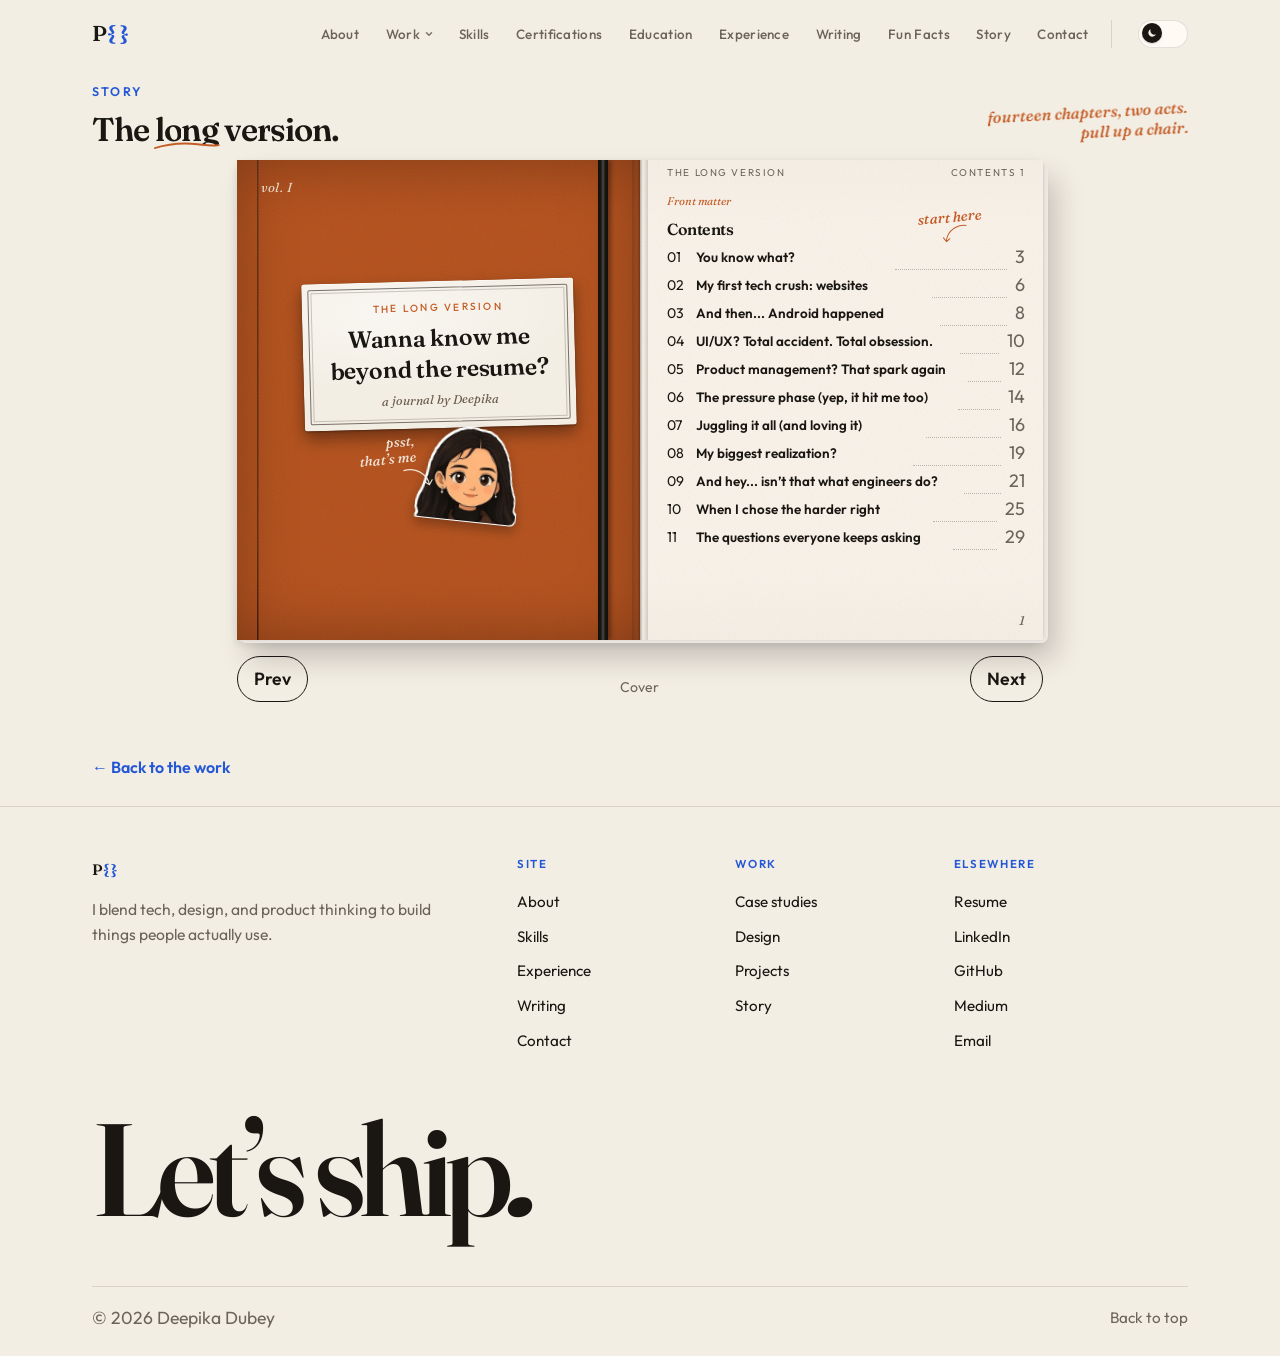
<file: my-story.html>
<!DOCTYPE html>
<html lang="en" class="atelier">
<head>
  <meta charset="UTF-8">
  <meta name="viewport" content="width=device-width, initial-scale=1.0, maximum-scale=5.0, viewport-fit=cover">
  <title>My Story – Deepika Dubey | Product Manager</title>
  <meta name="description" content="How Deepika Dubey moved from electronics to Android development to product management - the longer, more honest version, told as a flip-book.">
  <meta property="og:title" content="My Story - Deepika Dubey">
  <meta property="og:description" content="How Deepika Dubey moved from electronics to Android development to product management - the longer, more honest version.">
  <meta property="og:type" content="article">
  <meta property="og:site_name" content="Deepika Dubey">
  <meta property="og:locale" content="en_US">
  <meta property="og:url" content="https://dubey1209.github.io/DeepikaDubey_ProductPortfolio/my-story.html">
  <meta property="og:image" content="https://dubey1209.github.io/DeepikaDubey_ProductPortfolio/og-image.jpg?v=20261201">
  <meta property="og:image:width" content="1200">
  <meta property="og:image:height" content="630">
  <meta property="og:image:type" content="image/jpeg">
  <meta property="og:image:alt" content="Deepika Dubey, Product Manager: illustrated portrait beside the line &quot;I turn messy user problems into products people actually finish.&quot;">
  <meta name="twitter:card" content="summary_large_image">
  <meta name="twitter:title" content="My Story - Deepika Dubey">
  <meta name="twitter:description" content="How Deepika Dubey moved from electronics to Android development to product management - the longer, more honest version.">
  <meta name="twitter:image" content="https://dubey1209.github.io/DeepikaDubey_ProductPortfolio/og-image.jpg?v=20261201">
  <link rel="canonical" href="https://dubey1209.github.io/DeepikaDubey_ProductPortfolio/my-story.html">
  <link rel="icon" type="image/png" sizes="32x32" href="favicon-32.png">
  <link rel="icon" type="image/png" sizes="64x64" href="favicon.png">
  <link rel="apple-touch-icon" href="apple-touch-icon.png">
  <link rel="preload" as="font" type="font/woff2" href="fonts/fraunces-latin.woff2" crossorigin>
  <link rel="preload" as="font" type="font/woff2" href="fonts/outfit-latin.woff2" crossorigin>
  <link rel="preload" as="image" href="mascots/deepika-directions.webp?v=20261201" media="(min-width: 761px)">
  <link rel="preload" as="image" href="mascots/deepika-directions-sm.webp?v=20261201" media="(max-width: 760px)">
  <!-- Keep this token identical to index.html. -->
  <link rel="stylesheet" href="base.css?v=20261201">
  <link rel="stylesheet" href="atelier.css?v=20261201">
  <link rel="stylesheet" href="motion.css?v=20261201">
</head>
<body class="my-story-page">
  <script>
    (function () {
      try {
        var saved = localStorage.getItem('theme');
        if (saved === 'dark' || (!saved && window.matchMedia('(prefers-color-scheme: dark)').matches)) {
          document.body.classList.add('dark-theme');
        }
      } catch (e) {}
    })();
  </script>
  <a href="#main-content" class="skip-link">Skip to main content</a>
  <nav class="navbar" role="navigation" aria-label="Main Navigation">
    <div class="container navbar-container">
      <a href="index.html#home" class="logo"><span aria-hidden="true">P<span class="logo-brace">{ }</span></span><span class="sr-only">Deepika Dubey, home</span></a>
      <button class="menu-toggle" aria-label="Toggle navigation menu" aria-expanded="false" aria-controls="navLinks">
        <span class="menu-icon"></span>
        <span class="sr-only">Menu</span>
      </button>
      <ul class="nav-links" id="navLinks" data-lenis-prevent>
        <li class="drawer-close-btn-li">
          <button class="drawer-close-btn" aria-label="Close menu">
            <span aria-hidden="true">&times;</span>
            <span class="sr-only">Close menu</span>
          </button>
        </li>
        <li><a href="index.html#about">About</a></li>
        <li class="dropdown">
          <a href="index.html#case-studies" class="dropbtn">Work</a>
          <div class="dropdown-content">
            <a href="index.html#case-studies">Product (Case Studies)</a>
            <a href="index.html#design-projects">Design</a>
            <a href="index.html#technical-projects">Technical Projects</a>
          </div>
        </li>
        <li><a href="index.html#skills">Skills</a></li>
        <li><a href="index.html#certifications">Certifications</a></li>
        <li><a href="index.html#education">Education</a></li>
        <li><a href="index.html#experience">Experience</a></li>
        <li><a href="index.html#writing">Writing</a></li>
        <li><a href="index.html#fun-facts">Fun Facts</a></li>
        <li><a href="my-story.html">Story</a></li>
        <li><a href="index.html#contact">Contact</a></li>
        <li class="drawer-theme-toggle-li">
          <button id="theme-toggle" type="button" aria-label="Dark mode" aria-pressed="false" class="theme-toggle-btn">
            <span class="theme-toggle-icon-wrapper">
              <span id="theme-toggle-icon"><svg viewBox="0 0 24 24" aria-hidden="true"><path d="M20 14.5A8 8 0 0 1 9.5 4a8 8 0 1 0 10.5 10.5z"/></svg></span>
            </span>
          </button>
        </li>
      </ul>
      <div class="drawer-overlay" tabindex="-1" aria-hidden="true"></div>
    </div>
  </nav>

  <main id="main-content" role="main">
    <header class="story-hero">
      <div class="container story-hero-grid">
        <div class="story-hero-copy">
          <p class="atelier-label">Story</p>
          <h1 class="story-hero-title">The <span class="story-hero-long">long<svg viewBox="0 0 120 14" preserveAspectRatio="none" aria-hidden="true"><path pathLength="1" d="M3 9c22-5 50-7 76-5 13 1 25 3 38 1"/></svg></span> version.</h1>
          <p class="story-hero-aside">fourteen chapters, two acts.<br>pull up a chair.</p>
        </div>
      </div>
    </header>

    <div class="container" id="story-book-mount"></div>
    <div class="container">
      <a class="story-back" href="index.html">← Back to the work</a>
    </div>

    <div class="container story-body">
      <article class="story-chapter" id="ch-curious">
        <span class="story-num">01</span>
        <div class="story-chapter-copy">
          <h2>You know what?</h2>
          <p>That one kid who just couldn’t stop asking questions? Yep – that was me. 😄 Why is the moon following us? What’s inside the TV? Can I build my own robot?</p>
          <p>Papa-Mummy were my first search engines. Grandparents? The OG storytellers. And my teachers? Well... let’s just say they earned their salaries 😂</p>
          <p>(Also – fun fact: I survived childhood without ChatGPT. I deserve an award for that, right?)</p>
          <p>Fast forward a bit – my curiosity met science, and boom! Engineering happened. But here’s the twist – I didn’t just want to study tech. I wanted to use it to build stuff. Stuff that makes people’s lives easier. Prettier. Smarter.</p>
          <p>That’s how I found myself diving into Android development, sketching UI ideas at 2 AM, exploring product thinking, and yes – breaking things, fixing them, then breaking them again (because, code 😅).</p>
          <p>And guess what? Every “wait, how does this work?” turned into a project. Every “there has to be a better way” became a new idea. And that’s kind of my thing now – building digital stuff that feels like it just gets the user.</p>
        </div>
      </article>

      <article class="story-chapter" id="ch-websites">
        <span class="story-num">02</span>
        <div class="story-chapter-copy">
          <h2>My first tech crush: websites</h2>
          <p>I still remember the moment it hit me – <em>“Wait... I can actually build a website?!”</em></p>
          <p>No tech mentor, no big sibling in CS, not even a clue where to start. Just me, my curiosity, and a bunch of tabs open at once. 😄</p>
          <p>I dove into frontend development headfirst – built my first page, broke it, fixed it, broke it again... but each tiny “It works!” moment felt like magic. It wasn’t just code – it was creating something out of nothing. That’s what got me hooked.</p>
          <p>And just when I thought things couldn’t get cooler... <strong>Android walked into my YouTube recommendations.</strong></p>
        </div>
      </article>

      <article class="story-chapter" id="ch-android">
        <span class="story-num">03</span>
        <div class="story-chapter-copy">
          <h2>And then... Android happened</h2>
          <p>One casual scroll, one random YouTube video: <em>“Why I Love Android?”</em> – I clicked it. Just curiosity at first... but boom – instant connection. Suddenly I was knee-deep in Kotlin tutorials and lowkey arguing with XML like it owed me money. 😅</p>
          <p>No mentor. No roadmap. Just me vs. Gradle errors (spoiler: Gradle won... often). But that joy when the app <em>finally</em> ran? Chef’s kiss. ✨</p>
          <p><strong>That’s when I knew – this is my thing.</strong></p>
        </div>
      </article>

      <article class="story-chapter" id="ch-ui">
        <span class="story-num">04</span>
        <div class="story-chapter-copy">
          <h2>UI/UX? Total accident. Total obsession.</h2>
          <p>During a project, our designer fractured her hand. Chaos. Deadline. Panic. “Deepika, can you try the UI?” they asked – and just like that, I was handed the wheel... with no map.</p>
          <p>I opened Android Studio and started designing screens in XML (don’t do that 😅). Most of it was a mess, honestly. But something sparked.</p>
          <p>When I finally explored what UI/UX <em>actually</em> meant, I was hooked. It looked simple... until it wasn’t. And then it became addictive. Now? I’m obsessed with clean, meaningful design – and keep learning with every screen I build.</p>
        </div>
      </article>

      <article class="story-chapter" id="ch-product">
        <span class="story-num">05</span>
        <div class="story-chapter-copy">
          <h2>Product management? That spark again</h2>
          <p>One day, I stumbled on a LinkedIn post about Product Management – and boom, it clicked. It felt like everything I loved – design, tech, logic, curiosity – all rolled into one.</p>
          <p>My brain, obviously: “Okay, this looks fun. Let’s dive in!” 😄 And just like that, a new door opened – one that led straight to the heart of building things <em>that matter</em>.</p>
        </div>
      </article>

      <article class="story-chapter" id="ch-pressure">
        <span class="story-num">06</span>
        <div class="story-chapter-copy">
          <h2>The pressure phase (yep, it hit me too)</h2>
          <p>When final year arrived, the buzzword was “placements.” And suddenly, it felt like everyone wanted a specialist – someone who’s <em>super</em> into just one thing.</p>
          <p>That’s when the self-doubt crept in: “Wait... I’ve explored Android, UI/UX, Product, Git... but am I <em>really</em> great at any one thing?”</p>
          <p>And yeah – I’ll admit it – DSA sometimes ended up at the bottom of my to-do list. Which I regret. Because honestly? I find DSA beautiful. It’s not just about cracking interviews – it <em>clicks</em> with my logical side.</p>
          <p>So I went back at it – fully committed to mastering it, while still embracing my explorer mindset. :)</p>
        </div>
      </article>

      <article class="story-chapter" id="ch-juggle">
        <span class="story-num">07</span>
        <div class="story-chapter-copy">
          <h2>Juggling it all (and loving it)</h2>
          <p>Frontend. Android. UI/UX. Product thinking. DSA. It’s a lot – and no, it’s not always smooth sailing.</p>
          <p>But curiosity has this weird grip on me – it never lets me sit still. So I keep learning, building, breaking, fixing... and then doing it all over again.</p>
          <p>Along the way, I’ve learned something powerful: <strong>how to prioritize without burning out</strong> – giving space to each passion while still growing every day.</p>
          <p>And hey, while you’re reading this, I might be behind the scenes, updating this very portfolio 🐥. So yeah – you might spot something new every time you visit. Just know – I’m probably in the background like a mechanic, polishing details and building stuff in real time. 🔧✨</p>
          <p><strong>That’s how I juggle!</strong></p>
        </div>
      </article>

      <article class="story-chapter" id="ch-realize">
        <span class="story-num">08</span>
        <div class="story-chapter-copy">
          <h2>My biggest realization?</h2>
          <p>I may not be the “top” in one box – but I’m at peace. And proud. Why? Because I never stopped being curious.</p>
          <p>I didn’t shut doors on myself with “you can’t.” I gave myself permission to explore, to fail, to grow – and to come back stronger.</p>
          <p>That’s what makes me, <em>me</em> – a curious mind, a fast learner, and someone who’s always excited to figure things out.</p>
        </div>
      </article>

      <article class="story-chapter" id="ch-engineer">
        <span class="story-num">09</span>
        <div class="story-chapter-copy">
          <h2>And hey... isn’t that what engineers do?</h2>
          <ul class="story-beats">
            <li>Explore.</li>
            <li>Ask questions.</li>
            <li>Try things.</li>
            <li>Break stuff.</li>
            <li>Fix stuff.</li>
            <li>And yep... code. 😄</li>
          </ul>
          <p>So maybe I’m not a master of one – but I’m a curious, ever-evolving, ever-building engineer. And honestly? I’m really proud of that.</p>
        </div>
      </article>

      <div class="story-act" id="ch-act2">
        <p class="atelier-label">Act II – The unseen fight</p>
        <h2>The chapter nobody posts on LinkedIn</h2>
        <p>Nobody knows the person behind the resume – just a piece of paper with bullet points. Not the nights. Not the fear. Not the girl who kept going anyway.</p>
        <p>Rejections. Silence. Self-doubt. And a decision that scared everyone – except the girl who made it.</p>
      </div>

      <article class="story-chapter" id="ch-right">
        <span class="story-num">10</span>
        <div class="story-chapter-copy">
          <h2>When I chose the harder right</h2>
          <blockquote class="story-pull">
            “I always choose the harder right over the easier wrong.”
            <span class="story-pull-tag">Not a quote I hang on a wall – a rule I live by, every single day.</span>
          </blockquote>
          <p>Placement season arrived like a festival – companies on campus, seniors celebrating offers, everyone asking <em>“tumhara kya scene hai?”</em> Companies did come. Doors did open. But every time I looked closer, something in my chest said <strong>no</strong>.</p>
          <p>Not enough learning. Not enough respect for someone who shows up hungry – someone who genuinely wants to <em>become</em> something, not just collect a salary slip. I had zeal. Fire. The kind that doesn’t let you sleep peacefully if you know you’re settling.</p>
          <p class="story-emphasis">So I took the scariest decision of my life: I chose <strong>not</strong> to sit for on-campus placements.</p>
          <p>People thought I was crazy. Maybe I was – by their definition. The “safe” path was sitting right there. I still walked past it. My dreams? My discipline? My willingness to outwork the room? <strong>Those were never up for compromise.</strong></p>
          <p>I knew the road would be lonely. Harder. Longer. I chose it anyway – because compromising on my future felt heavier than any rejection ever could.</p>
        </div>
      </article>

      <article class="story-chapter" id="ch-questions">
        <span class="story-num">11</span>
        <div class="story-chapter-copy">
          <h2>The questions everyone keeps asking</h2>
          <p>And then there was the other battle – the one that never showed up on my resume. Relatives. Neighbors. That one uncle at every function. <em>“Beta, job lag gayi?”</em> &nbsp; <em>“Placement hui?”</em> &nbsp; <em>“Ab kya plan hai?”</em></p>
          <p>Some asked with love. Some asked with curiosity. And some – let’s be honest – asked like it was entertainment. A little laugh here. A raised eyebrow there. That phase was brutal in a way interviews never were – because you couldn’t prepare answers for shame.</p>
          <p>On the outside, I smiled. On the inside, some days I felt like I was drowning in slow motion. You learn to perform calm when your chest is tight and your future feels like a question mark.</p>
          <p class="story-emphasis">But somewhere in that mess, I found something unexpected: <strong>“Pressure is a privilege.”</strong> Because pressure means you still have something worth fighting for – a dream that hasn’t let go of you yet.</p>
        </div>
      </article>

      <article class="story-chapter" id="ch-marathon">
        <span class="story-num">12</span>
        <div class="story-chapter-copy">
          <h2>The off-campus marathon</h2>
          <p>Off-campus? That’s a different world. No hand-holding. No campus buffer. Just you, your resume, and the internet – and a whole lot of silence. I applied everywhere I could – and only a handful ever called back.</p>
          <p>And even then – I said no to many. Because I wasn’t desperate for <em>a</em> job. I was fighting for the <em>right</em> one – where I could learn, grow, and feel seen.</p>
          <p>Slowly, painfully, beautifully – I cracked strong internships. Did two of them. Grew sharper. Got hungrier. Each one whispered: <em>“You’re on the right path. Keep going.”</em></p>
          <p>Then came the real storm: full-time job hunt after my last internship. Product Management – competitive, brutal, unpredictable. Some days I questioned everything. Some nights I cried and still opened my laptop.</p>
          <aside class="story-aside">
            <p><strong>Plot twist nobody warns you about:</strong> I practiced mock interviews every single day – out loud, full sweat-mode, with <strong>Claude</strong> as my patient daily partner. Naturally, its limit ran out the night before the real thing, and the YouTube backup kept cutting in with ads mid-answer. 😄 The hustle was real – the comedy was accidental.</p>
          </aside>
          <blockquote class="story-pull">
            “Work so relentlessly that even 0.1% of your success becomes proof you’re still moving forward – because when you’ve poured your everything into the fight, no win is too small to matter. That’s not luck. That’s momentum you built with your own hands.”
          </blockquote>
          <p>But I never, <strong>never</strong> gave up. I kept applying. Kept learning. Kept showing up when showing up was the hardest thing to do. I got interviews at good companies – but the <strong>spark</strong> wasn’t there yet. That gut feeling of <em>“yes... this is mine.”</em> Still waiting.</p>
          <p>And through all of it – I didn’t break. I bent. I bruised. I doubted. But I didn’t quit. <strong>That’s the part I’m most proud of.</strong></p>
        </div>
      </article>

      <article class="story-chapter story-chapter--spark" id="ch-spark">
        <span class="story-num">13</span>
        <div class="story-chapter-copy">
          <h2>My first spark</h2>
          <p class="story-clock">9:34 PM</p>
          <p class="story-clock-label">evening sky · phone glow · heart racing · one message</p>
          <p>And then – on what felt like just another exhausting evening – the universe finally whispered back.</p>
          <p>An offer. Not loud. Not dramatic. Just... real. My first <strong>spark</strong> – the kind you feel in your bones before your brain even processes it.</p>
          <p>Every rejection. Every “we’ll get back to you.” Every night I wondered if I made the wrong call by skipping placements. All of it led to this one moment – and suddenly, it made sense.</p>
          <p>Today, I’m here – learning, leading, discussing, communicating, building, changing. I have the spark now. I’m holding it with both hands.</p>
        </div>
      </article>

      <article class="story-chapter" id="ch-begin">
        <span class="story-num">14</span>
        <div class="story-chapter-copy">
          <h2>This is just the beginning</h2>
          <p>If you’ve read this far – thank you. Truly. You didn’t just read a portfolio story. You walked through the parts of my life I don’t always say out loud.</p>
          <p>I’m not “done.” I’m not “arrived.” This is only the start – and I have <strong>so many dreams</strong> left to turn real. Bigger roles. Bigger impact. Bigger versions of the girl who once asked why the moon follows the car.</p>
          <p class="story-close-line">Watch me. I’m just getting started. 🔥</p>
        </div>
      </article>

      <a class="story-back" href="index.html">← Back to the work</a>
    </div>
  </main>

  <footer class="footer-section atelier-footer">
    <div class="container">
      <div class="atelier-footer-grid">
        <div class="atelier-footer-brand">
          <a href="index.html#home" class="atelier-footer-logo"><span aria-hidden="true">P<span class="logo-brace">{ }</span></span><span class="sr-only">Deepika Dubey, home</span></a>
          <p>I blend tech, design, and product thinking to build things people actually use.</p>
        </div>
        <div>
          <p class="atelier-footer-label">Site</p>
          <ul>
            <li><a href="index.html#about">About</a></li>
            <li><a href="index.html#skills">Skills</a></li>
            <li><a href="index.html#experience">Experience</a></li>
            <li><a href="index.html#writing">Writing</a></li>
            <li><a href="index.html#contact">Contact</a></li>
          </ul>
        </div>
        <div>
          <p class="atelier-footer-label">Work</p>
          <ul>
            <li><a href="index.html#case-studies">Case studies</a></li>
            <li><a href="index.html#design-projects">Design</a></li>
            <li><a href="index.html#technical-projects">Projects</a></li>
            <li><a href="my-story.html">Story</a></li>
          </ul>
        </div>
        <div>
          <p class="atelier-footer-label">Elsewhere</p>
          <ul>
            <li><a href="https://drive.google.com/file/d/1q-BRanJfNaPcUP6-kAbtws9cPe_kCsLr/view?usp=sharing" target="_blank" rel="noopener">Resume</a></li>
            <li><a href="https://www.linkedin.com/in/deepika-dubey-6384a2255/" target="_blank" rel="noopener">LinkedIn</a></li>
            <li><a href="https://github.com/Dubey1209" target="_blank" rel="noopener">GitHub</a></li>
            <li><a href="https://medium.com/@dubeydeepika1209" target="_blank" rel="noopener">Medium</a></li>
            <li><a href="mailto:dubeydeepika1209@gmail.com">Email</a></li>
          </ul>
        </div>
      </div>
      <p class="fx-footer-mark" aria-hidden="true"><span>Let’s ship<i class="fx-footer-dot">.</i></span></p>
      <div class="atelier-footer-bottom">
        <p>© 2026 Deepika Dubey</p>
        <a href="#main-content">Back to top</a>
      </div>
    </div>
    <button class="scroll-top-btn" type="button" aria-label="Scroll to top">↑</button>
  </footer>

  <script src="vendor/gsap.min.js" defer></script>
  <script src="vendor/ScrollTrigger.min.js" defer></script>
  <script src="vendor/lenis.min.js" defer></script>
  <script src="script.js?v=20261201" defer></script>
  <script src="theme-toggle.js?v=20261201" defer></script>
  <script src="tap-sound.js?v=20261201" defer></script>
  <script src="motion.js?v=20261201" defer></script>
  <script src="vendor/page-flip.browser.js" defer></script>
  <script src="story-book.js?v=20261201" defer></script>
</body>
</html>
</file>
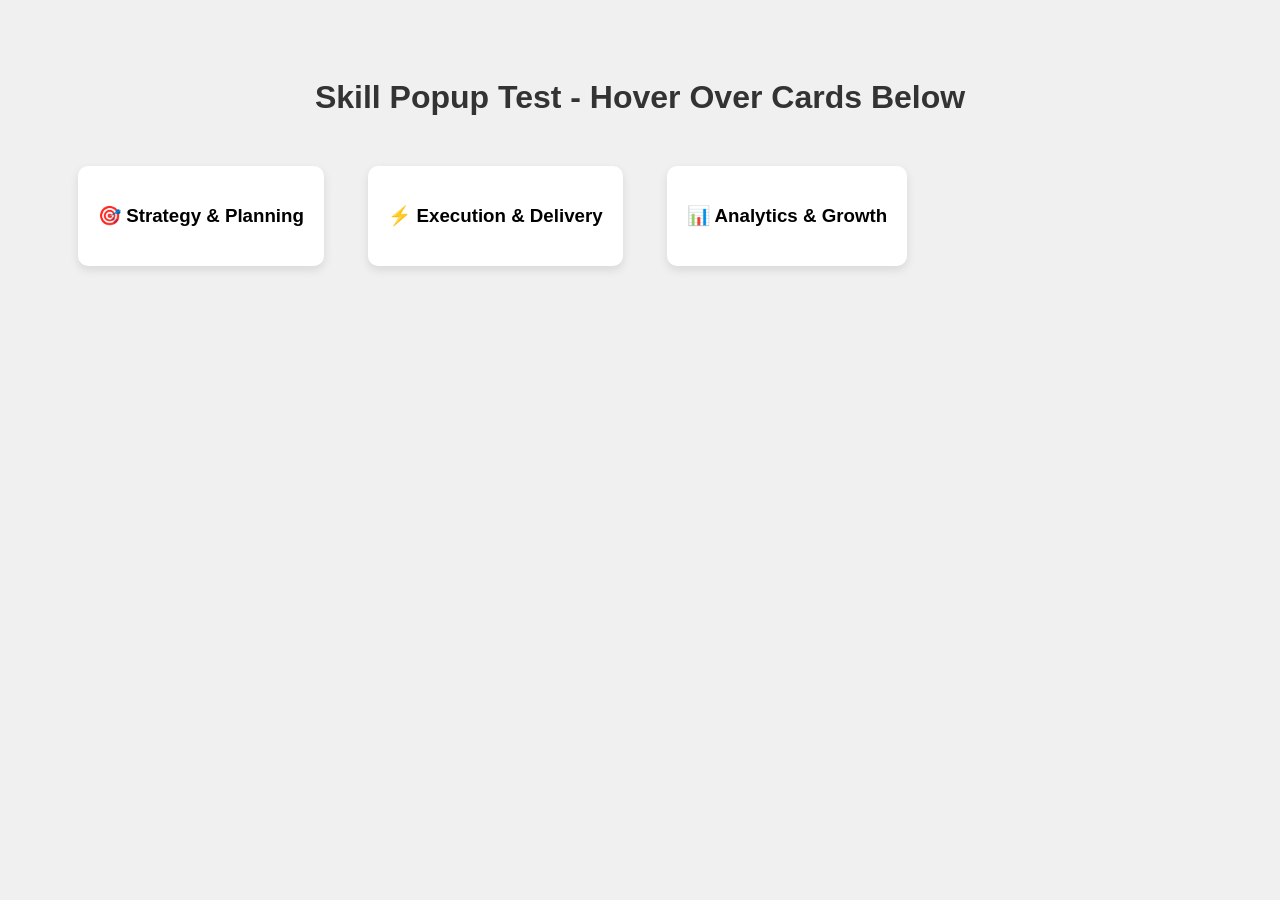
<file: test-skill-popup.html>
<!DOCTYPE html>
<html>
<head>
    <style>
        body {
            font-family: Arial, sans-serif;
            padding: 50px;
            background: #f0f0f0;
        }
        
        .skill-card {
            background: white;
            padding: 20px;
            margin: 20px;
            border-radius: 10px;
            box-shadow: 0 4px 10px rgba(0,0,0,0.1);
            position: relative;
            display: inline-block;
            cursor: pointer;
            transition: all 0.3s ease;
        }
        
        .skill-card:hover {
            transform: translateY(-5px);
            box-shadow: 0 8px 20px rgba(0,0,0,0.2);
        }
        
        .skill-popup {
            position: absolute;
            top: 50%;
            left: 100%;
            transform: translateY(-50%);
            width: 250px;
            background: linear-gradient(135deg, #2a7ae2 0%, #a259ff 100%);
            color: white;
            padding: 15px;
            border-radius: 10px;
            font-size: 14px;
            opacity: 0;
            visibility: hidden;
            transition: all 0.3s ease;
            z-index: 1000;
            margin-left: 20px;
            box-shadow: 0 10px 30px rgba(42, 122, 226, 0.3);
        }
        
        .skill-popup::before {
            content: '';
            position: absolute;
            top: 50%;
            left: -10px;
            transform: translateY(-50%);
            width: 0;
            height: 0;
            border-style: solid;
            border-width: 10px 10px 10px 0;
            border-color: transparent #2a7ae2 transparent transparent;
        }
        
        .skill-popup .emoji {
            position: absolute;
            top: -10px;
            right: 10px;
            font-size: 20px;
            opacity: 0.7;
        }
        
        .skill-card:hover .skill-popup {
            opacity: 1;
            visibility: visible;
            transform: translateY(-50%) translateX(10px);
        }
        
        .test-title {
            text-align: center;
            color: #333;
            margin-bottom: 30px;
        }
    </style>
</head>
<body>
    <h1 class="test-title">Skill Popup Test - Hover Over Cards Below</h1>
    
    <div class="skill-card">
        <h3>🎯 Strategy & Planning</h3>
        <div class="skill-popup">
            <span class="emoji">💭</span>
            I'm your strategic compass! I help Deepika create winning product strategies and build roadmaps that lead to success!
        </div>
    </div>
    
    <div class="skill-card">
        <h3>⚡ Execution & Delivery</h3>
        <div class="skill-popup">
            <span class="emoji">💭</span>
            I'm the execution engine! I turn Deepika's brilliant ideas into reality through agile processes and flawless delivery!
        </div>
    </div>
    
    <div class="skill-card">
        <h3>📊 Analytics & Growth</h3>
        <div class="skill-popup">
            <span class="emoji">💭</span>
            I'm the growth detective! I help Deepika uncover user insights and analyze data to make products better!
        </div>
    </div>
    
    <script>
        console.log('Test page loaded! Hover over the skill cards to see popups.');
    </script>
</body>
</html>
</file>
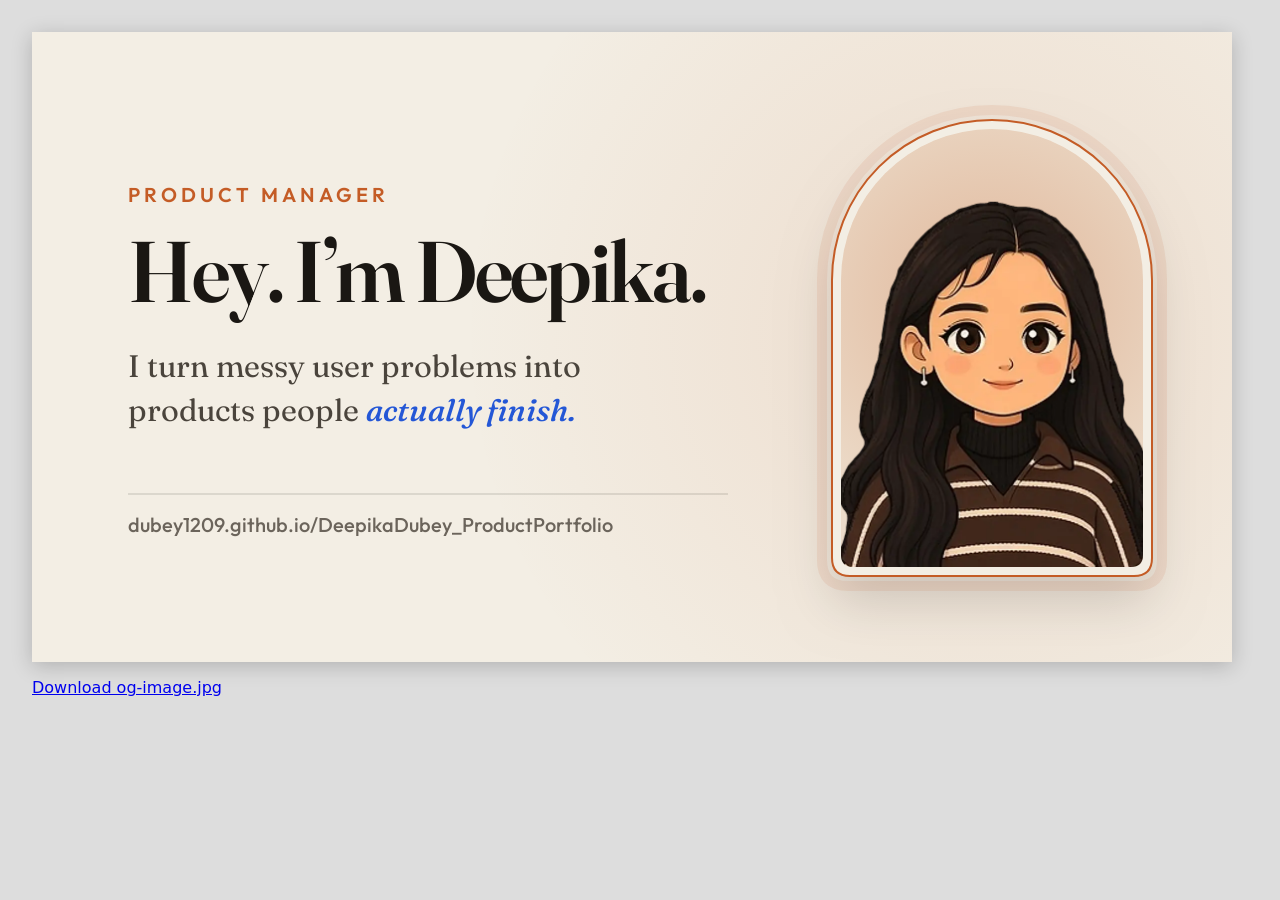
<file: tools/og-card.html>
<!DOCTYPE html>
<html lang="en">
<head>
  <meta charset="UTF-8">
  <title>Social card generator</title>
  <!-- Draws og-image.jpg (1200x630). Serve the repo (npm run serve), open
       /tools/og-card.html and use the download link. Drawn on a canvas because
       browser screenshots of an emulated viewport come out tiled. -->
  <style>
    body { margin: 2rem; font-family: system-ui, sans-serif; background: #ddd; }
    canvas { display: block; max-width: 100%; margin-bottom: 1rem; box-shadow: 0 4px 20px rgba(0,0,0,.2); }
  </style>
</head>
<body>
  <canvas id="card" width="1200" height="630"></canvas>
  <a id="download" download="og-image.jpg">Download og-image.jpg</a>
  <script>
    (async function () {
      const W = 1200, H = 630;
      const PAPER = '#f3eee4', INK = '#1a1713', MUTED = '#6b645b', SPIN = '#c45c26', ACCENT = '#2457d6';

      const fonts = [
        new FontFace('Fraunces', "url('../fonts/fraunces-latin.woff2')", { weight: '100 900' }),
        new FontFace('Fraunces', "url('../fonts/fraunces-italic-latin.woff2')", { weight: '100 900', style: 'italic' }),
        new FontFace('Outfit', "url('../fonts/outfit-latin.woff2')", { weight: '100 900' }),
      ];
      await Promise.all(fonts.map(f => f.load().then(l => document.fonts.add(l))));

      const sheet = new Image();
      sheet.src = '../mascots/deepika-directions.webp';
      await sheet.decode();

      const c = document.getElementById('card');
      const x = c.getContext('2d');

      x.fillStyle = PAPER;
      x.fillRect(0, 0, W, H);
      const glow = x.createRadialGradient(950, 300, 0, 950, 300, 520);
      glow.addColorStop(0, 'rgba(196, 92, 38, 0.12)');
      glow.addColorStop(1, 'rgba(196, 92, 38, 0)');
      x.fillStyle = glow;
      x.fillRect(0, 0, W, H);

      const left = 96;
      x.textBaseline = 'alphabetic';

      x.fillStyle = SPIN;
      x.font = '600 20px Outfit';
      x.letterSpacing = '4px';
      x.fillText('PRODUCT MANAGER', left, 170);
      x.letterSpacing = '0px';

      x.fillStyle = INK;
      let size = 86;
      do {
        x.font = `600 ${size}px Fraunces`;
        x.letterSpacing = `${-size * 0.025}px`;
      } while (x.measureText('Hey. I’m Deepika.').width > 640 && size-- > 50);
      x.fillText('Hey. I’m Deepika.', left, 270);
      x.letterSpacing = '0px';

      x.font = '400 31px Fraunces';
      x.fillStyle = '#4a443c';
      x.fillText('I turn messy user problems into', left, 345);
      const lead = 'products people ';
      x.fillText(lead, left, 389);
      const leadW = x.measureText(lead).width;
      x.font = 'italic 500 31px Fraunces';
      x.fillStyle = ACCENT;
      x.fillText('actually finish.', left + leadW, 389);

      x.strokeStyle = 'rgba(26, 23, 19, 0.14)';
      x.lineWidth = 1.5;
      x.beginPath();
      x.moveTo(left, 462);
      x.lineTo(left + 600, 462);
      x.stroke();
      x.font = '500 20px Outfit';
      x.fillStyle = MUTED;
      x.fillText('dubey1209.github.io/DeepikaDubey_ProductPortfolio', left, 500);

      function arch(ax, ay, aw, ah, foot) {
        const r = aw / 2;
        x.beginPath();
        x.moveTo(ax, ay + r);
        x.arc(ax + r, ay + r, r, Math.PI, 0);
        x.lineTo(ax + aw, ay + ah - foot);
        x.quadraticCurveTo(ax + aw, ay + ah, ax + aw - foot, ay + ah);
        x.lineTo(ax + foot, ay + ah);
        x.quadraticCurveTo(ax, ay + ah, ax, ay + ah - foot);
        x.closePath();
      }

      const wx = 800, wy = 88, ww = 320, wh = 456, inset = 9;

      x.save();
      x.shadowColor = 'rgba(0, 0, 0, 0.14)';
      x.shadowBlur = 50;
      x.shadowOffsetY = 26;
      arch(wx, wy, ww, wh, 18);
      x.fillStyle = PAPER;
      x.fill();
      x.restore();

      arch(wx - 10, wy - 10, ww + 20, wh + 20, 26);
      x.strokeStyle = 'rgba(196, 92, 38, 0.10)';
      x.lineWidth = 10;
      x.stroke();

      const px = wx + inset, py = wy + inset, pw = ww - inset * 2, ph = wh - inset * 2;
      x.save();
      arch(px, py, pw, ph, 12);
      x.clip();
      x.fillStyle = '#ecdcca';
      x.fillRect(px, py, pw, ph);
      const halo = x.createRadialGradient(px + pw / 2, py + ph * 0.4, 0, px + pw / 2, py + ph * 0.4, pw * 0.8);
      halo.addColorStop(0, 'rgba(196, 92, 38, 0.30)');
      halo.addColorStop(1, 'rgba(196, 92, 38, 0)');
      x.fillStyle = halo;
      x.fillRect(px, py, pw, ph);

      const cw = sheet.naturalWidth / 3, chh = sheet.naturalHeight / 3;
      const dw = pw * 1.12, dh = dw * chh / cw;
      x.drawImage(sheet, cw, chh, cw, chh, px + (pw - dw) / 2, py + ph - dh + ph * 0.02, dw, dh);
      x.restore();

      arch(wx, wy, ww, wh, 18);
      x.strokeStyle = SPIN;
      x.lineWidth = 2;
      x.stroke();

      const url = c.toDataURL('image/jpeg', 0.9);
      document.getElementById('download').href = url;
      window.ogCard = url;
    })();
  </script>
</body>
</html>
</file>
<file: base.css>
/* ============================================================
   base.css
   The original hand-written stylesheet, plus its responsive companion.
   
   Loaded first, so everything here is the lowest layer of the cascade and
   much of it is superseded by atelier.css. It is kept intact for now: the
   Phase 3 merge deliberately changed no rules, so that anything that did
   change could only have come from the pruning that follows it.
   
   Was styles.css + responsive.css. Concatenated in load order, so the
   cascade is unchanged.
   ============================================================ */

/* Self-hosted, latin subset of both variable fonts (from Google Fonts), so
   first paint doesn't wait on a third-party stylesheet. The HTML preloads
   the two upright files; the italic is only used below the fold. */
@font-face {
  font-family: 'Fraunces';
  font-style: normal;
  font-weight: 100 900;
  font-display: swap;
  src: url('fonts/fraunces-latin.woff2') format('woff2');
  unicode-range: U+0000-00FF, U+0131, U+0152-0153, U+02BB-02BC, U+02C6, U+02DA, U+02DC, U+0304, U+0308, U+0329, U+2000-206F, U+20AC, U+2122, U+2191, U+2193, U+2212, U+2215, U+FEFF, U+FFFD;
}

@font-face {
  font-family: 'Fraunces';
  font-style: italic;
  font-weight: 100 900;
  font-display: swap;
  src: url('fonts/fraunces-italic-latin.woff2') format('woff2');
  unicode-range: U+0000-00FF, U+0131, U+0152-0153, U+02BB-02BC, U+02C6, U+02DA, U+02DC, U+0304, U+0308, U+0329, U+2000-206F, U+20AC, U+2122, U+2191, U+2193, U+2212, U+2215, U+FEFF, U+FFFD;
}

@font-face {
  font-family: 'Outfit';
  font-style: normal;
  font-weight: 100 900;
  font-display: swap;
  src: url('fonts/outfit-latin.woff2') format('woff2');
  unicode-range: U+0000-00FF, U+0131, U+0152-0153, U+02BB-02BC, U+02C6, U+02DA, U+02DC, U+0304, U+0308, U+0329, U+2000-206F, U+20AC, U+2122, U+2191, U+2193, U+2212, U+2215, U+FEFF, U+FFFD;
}

/* Universal font settings */
*, 
*::before, 
*::after,
input, 
textarea, 
button, 
select, 
option,
::placeholder,
input::placeholder,
textarea::placeholder {
  font-family: 'Outfit', 'Segoe UI', Arial, sans-serif;
  -webkit-font-smoothing: antialiased;
  -moz-osx-font-smoothing: grayscale;
  text-rendering: optimizeLegibility;
}

body {
  margin: 0;
  font-family: 'Outfit', 'Segoe UI', Arial, sans-serif;
  background: #f9f9f9;
  color: #222;
  font-size: 18px;  /* Increased from 16px */
  line-height: 1.6;  /* Slightly increased for better readability */
  -webkit-font-smoothing: antialiased;
  -moz-osx-font-smoothing: grayscale;
}

/* Typography Scale */

h2 {
  font-size: 2.3rem;  /* Increased from 2rem */
  line-height: 1.25;
  font-weight: 600;
  margin: 0 0 1.2rem;  /* Increased bottom margin */
}

h3 {
  font-size: 2rem;  /* Increased from 1.75rem */
  line-height: 1.3;
  font-weight: 600;
  margin: 0 0 1rem;  /* Increased bottom margin */
}

h4 {
  font-size: 1.75rem;  /* Increased from 1.5rem */
  line-height: 1.35;
  font-weight: 600;
  margin: 0 0 0.875rem;  /* Increased bottom margin */
}

p, li, td, th, label, input, textarea, button, select {
  font-size: 1.1rem;  /* Increased from 1rem */
  line-height: 1.6;  /* Increased from 1.5 */
  font-weight: 400;
  margin-bottom: 1.1rem;  /* Added bottom margin for better paragraph spacing */
}

/* Navigation */
.nav-links {
  font-size: 1.2rem;  /* Increased from 1.1rem */
  font-weight: 500;
  letter-spacing: 0.3px;
}

/* Buttons */
.btn, .btn-primary, .btn-outline {
  font-weight: 600;
  letter-spacing: 0.5px;
  font-size: 1rem;
  line-height: 1.5;
}

/* Logo */
.logo {
  font-size: 1.75rem;
  font-weight: 700;
  letter-spacing: -0.5px;
  line-height: 1.2;
}

/* Section Titles */

/* Form Elements */
input, textarea, select {
  font-size: 1rem;
  line-height: 1.5;
  padding: 0.5rem 0.75rem;
  border: 1px solid #ddd;
  border-radius: 4px;
}

/* Links */
a {
  color: #2a7ae2;
  text-decoration: none;
  transition: color 0.2s;
}

a:hover {
  color: #185a9d;
  text-decoration: underline;
}


.navbar {
  background: #fff;
  border-bottom: 1px solid #e6e9ef;
  box-shadow: none;
  position: fixed;
  top: 0;
  left: 0;
  width: 100%;
  z-index: 1000;
  padding: 0.4rem 0;
}

.navbar-container {
  display: flex;
  align-items: center;
  justify-content: space-between;
  max-width: 1200px;
  margin: 0 auto;
  padding: 0 1.5rem;
  position: relative;
  height: auto;
  min-height: 64px;
}

.logo {
  font-weight: 700;
  font-size: 1.3rem;
  letter-spacing: -1px;
  color: #222;
  user-select: none;
}

.nav-links {
  list-style: none;
  display: flex;
  gap: 2.2rem;
  margin: 0;
  padding: 0;
  font-size: 0.98rem;
  font-weight: 400;
}

/* Dropdown styles for Projects menu */
.dropdown {
  position: relative;
}

.dropbtn {
  cursor: pointer;
  display: inline-block;
}

.dropdown-content {
  display: none;
  position: absolute;
  background: #fff;
  min-width: 180px;
  box-shadow: 0 8px 16px rgba(0,0,0,0.08);
  z-index: 200;
  border-radius: 6px;
  top: 120%;
  left: 0;
  padding: 0.5rem 0;
}

.dropdown-content a {
  color: #222;
  padding: 0.7rem 1.2rem;
  text-decoration: none;
  display: block;
  font-size: 0.97rem;
  border-bottom: none;
  transition: background 0.2s, color 0.2s;
}

.dropdown-content a:hover {
  background: #f0f4fa;
  color: #2a7ae2;
}

.dropdown:hover .dropdown-content {
  display: block;
}

/* Keep nav link highlight on dropdown parent */
.dropdown:hover > .dropbtn,
.dropdown:focus-within > .dropbtn {
  color: #2a7ae2;
  border-bottom: 2px solid #2a7ae2;
}

/* Ensure the dropdown items have proper spacing and alignment */
.dropdown-content a {
  padding: 10px 15px !important;
  margin: 0 !important;
  line-height: 1.5 !important;
  white-space: nowrap !important;
}

.nav-links li a {
  text-decoration: none;
  color: #222;
  font-weight: 400;
  transition: color 0.2s, border-bottom 0.2s;
  border-bottom: 2px solid transparent;
  padding-bottom: 2px;
}

.nav-links li a:hover {
  color: #2a7ae2;
  border-bottom: 2px solid #2a7ae2;
}

/* Mobile Navigation Toggle */
.menu-toggle {
  display: none;
  background: none;
  border: none;
  width: 40px;
  height: 40px;
  position: relative;
  z-index: 1001;
  padding: 0;
  cursor: pointer;
  transition: transform 0.3s ease;
  background: transparent;
}

.menu-icon {
  display: block;
  position: relative;
  width: 22px;
  height: 2px;
  background: #2a7ae2;
  margin: 0 auto;
  transition: all 0.3s ease;
  pointer-events: none;
}

.menu-icon::before,
.menu-icon::after {
  content: '';
  position: absolute;
  left: 0;
  width: 100%;
  height: 2px;
  background: #2a7ae2;
  transition: all 0.3s ease;
}

.menu-icon::before {
  top: -8px;
}

.menu-icon::after {
  bottom: -8px;
}

.menu-toggle[aria-expanded="true"] .menu-icon {
  background: transparent;
}

.menu-toggle[aria-expanded="true"] .menu-icon::before {
  transform: translateY(8px) rotate(45deg);
}

.menu-toggle[aria-expanded="true"] .menu-icon::after {
  transform: translateY(-8px) rotate(-45deg);
}

/* Hide from visual users but keep accessible to screen readers */
.sr-only {
  position: absolute;
  width: 1px;
  height: 1px;
  padding: 0;
  margin: -1px;
  overflow: hidden;
  clip: rect(0, 0, 0, 0);
  white-space: nowrap;
  border: 0;
}

.menu-toggle:focus {
  outline: 2px solid #2a7ae2;
  outline-offset: 2px;
  border-radius: 12px;
  box-shadow: 0 0 0 3px rgba(42, 122, 226, 0.3);
}

.menu-toggle:hover {
  transform: translateY(-2px);
  box-shadow: 0 4px 12px rgba(42, 122, 226, 0.25);
}

.drawer-close-btn {
  position: absolute;
  top: 1rem;
  right: 1rem;
  background: none;
  border: none;
  font-size: 2rem;
  color: #666;
  cursor: pointer;
  z-index: 1001;
  display: none;
}

.drawer-close-btn:focus {
  outline: 2px solid #2a7ae2;
  outline-offset: 2px;
  border-radius: 4px;
}

.drawer-overlay {
  content: '';
  position: fixed;
  top: 0;
  left: 0;
  right: 0;
  bottom: 0;
  background: rgba(0, 0, 0, 0.5);
  opacity: 0;
  visibility: hidden;
  transition: opacity 0.3s ease, visibility 0.3s ease;
  z-index: 998;
  display: none;
}


.section {
  padding: 2.2rem 0 1.2rem 0;
}

h1, h2, h3 {
  color: #2a7ae2;
}

h1, .home-title {
  font-size: clamp(1.75rem, 5vw, 2.5rem);
  margin-bottom: 0.3rem;
  white-space: normal;
  word-wrap: break-word;
  overflow-wrap: break-word;
}
h2, .about-title, .skills-title, .projects-title, .education-title, .contact-title {
  font-size: 2rem !important;
  font-weight: 800;
  color: #2a7ae2;
  margin-bottom: 0.3rem;
  text-align: center;
  letter-spacing: 0.5px;
  position: relative;
}

.btn, .btn-primary, .btn-outline, .scroll-top-btn {
  font-size: 1rem !important;
  font-weight: 600;
  padding: 0.6rem 1.3rem !important;
  border-radius: 25px !important;
  margin: 0.2rem 0.4rem 0.2rem 0 !important;
  outline: none;
  box-shadow: none;
  transition: background 0.2s, color 0.2s, border 0.2s, box-shadow 0.2s, transform 0.2s;
}
.btn:focus, .btn-primary:focus, .btn-outline:focus, .scroll-top-btn:focus {
  outline: 2px solid #2a7ae2 !important;
  outline-offset: 2px;
  box-shadow: 0 0 0 3px #a259ff33 !important;
}
.btn-primary:hover, .scroll-top-btn:hover {
  background: #185a9d;
  color: #fff;
  transform: translateY(-2px) scale(1.04);
  box-shadow: 0 4px 16px #2a7ae233;
}
.btn-outline:hover {
  color: #fff;
  background: #2a7ae2;
  border-color: #2a7ae2;
  box-shadow: 0 4px 16px #2a7ae233;
  transform: translateY(-2px) scale(1.04);
}


.contact-form input, .contact-form textarea {
  padding: 0.75rem;
  border: 1px solid rgba(42, 122, 226, 0.5) !important;
  border-radius: 5px;
  font-size: 1rem;
  background: rgba(255, 255, 255, 0.9);
  transition: all 0.3s ease;
  box-shadow: 0 0 2px rgba(42, 122, 226, 0.1);
  outline: 1px solid rgba(42, 122, 226, 0.3) !important;
  color: #666 !important;
}

.contact-form button {
  background: #2a7ae2;
  color: #fff;
  border: none;
  padding: 0.75rem;
  border-radius: 5px;
  font-size: 1rem;
  font-weight: bold;
  cursor: pointer;
  transition: background 0.2s;
}

.contact-form input:focus, .contact-form textarea:focus {
  outline: 1px solid rgba(42, 122, 226, 0.4) !important;
  border-color: #a259ff !important;
  box-shadow: 0 0 4px rgba(42, 122, 226, 0.2);
  background: rgba(255, 255, 255, 1);
  color: #333 !important;
}

.contact-form input:hover, .contact-form textarea:hover {
  outline: 1px solid rgba(42, 122, 226, 0.4) !important;
  border-color: #a259ff !important;
  box-shadow: 0 0 3px rgba(42, 122, 226, 0.15);
  color: #333 !important;
}

.contact-form button:hover {
  background: #185a9d;
}

@media (max-width: 900px) {
  .nav-links {
    gap: 1.2rem;
    font-size: 0.85rem;
  }
}

@media (max-width: 600px) {
  
  .nav-links {
    gap: 0.7rem;
    font-size: 0.75rem;
  }
  
}

/* About Me Section */

/* Home Section */
.home-section {
  position: relative;
  min-height: 100vh;
  width: 100%;
  padding-top: 60px;
  display: flex;
  align-items: center;
}
.home-container {
  display: flex;
  align-items: center;
  justify-content: space-between;
  gap: 3rem;
  padding: 0 0 7rem 0;
  min-height: 60vh;
  position: relative;
  z-index: 1;
}
.home-left {
  flex: 1 1 350px;
  min-width: 260px;
}
.home-desc {
  font-size: 1.05rem;
  color: #333;
  margin-bottom: 1.1rem;
  max-width: 520px;
  font-weight: 500;
  line-height: 1.7;
}
.btn-primary:hover {
  background: #185a9d;
}

.btn-outline:hover {
  color: #fff;
  background: #2a7ae2;
  border-color: #2a7ae2;
  box-shadow: 0 8px 24px rgba(42, 122, 226, 0.18), 0 1.5px 6px rgba(42,122,226,0.10);
  transform: translateY(-4px) scale(1.06);
}
.home-right {
  flex: 0 0 320px;
  position: relative;
  display: flex;
  justify-content: center;
  align-items: center;
  padding-top: 0;
}

.home-photo:hover {
  transform: scale(1.1);
  box-shadow: 0 10px 30px rgba(0, 0, 0, 0.2);
}

@keyframes photoReveal {
  0% { opacity: 0; transform: scale(0.9) rotate(-5deg); }
  to { opacity: 1; transform: scale(1) rotate(0deg); }
}

@keyframes photoFloat {
  0%, 100% { transform: translateY(0) scale(1) rotate(0deg); }
  50% { transform: translateY(-8px) scale(1.02) rotate(1deg); }
}

.home-photo:hover {
  transform: scale(1.15) translateY(-5px) rotateZ(-1deg);
  box-shadow: 0 20px 40px rgba(42,122,226,0.3), 0 8px 16px rgba(0,0,0,0.15);
  filter: brightness(1.1) saturate(1.2);
  z-index: 10;
}

@media (max-width: 900px) {
  .home-right {
    margin-bottom: 1.5rem;
  }
}
@media (max-width: 600px) {
}

/* Skills & Expertise Section */
@keyframes fadeInUp {
  from { 
    opacity: 0; 
    transform: translateY(30px); 
  }
  to { 
    opacity: 1; 
    transform: translateY(0); 
  }
}

.skills-section {
  padding: 5rem 0;
  background: linear-gradient(135deg, #f8fafc 0%, #f0f5ff 50%, #f8f4ff 100%);
  position: relative;
  overflow: hidden;
}

.skills-section::before {
  content: '';
  position: absolute;
  top: -20%;
  right: -10%;
  width: 500px;
  height: 500px;
  background: radial-gradient(circle, rgba(42, 122, 226, 0.1) 0%, transparent 70%);
  border-radius: 50%;
  z-index: 0;
}

.skills-section::after {
  content: '';
  position: absolute;
  bottom: -20%;
  left: -10%;
  width: 400px;
  height: 400px;
  background: radial-gradient(circle, rgba(162, 89, 255, 0.1) 0%, transparent 70%);
  border-radius: 50%;
  z-index: 0;
}








body.dark-theme .project-card::before {
  background: linear-gradient(90deg, #60a5fa, #a78bfa, #60a5fa);
}

/* Responsive styles */

.skills-title {
  text-align: center;
  font-size: 2.8rem;
  font-weight: 800;
  margin-bottom: 1rem;
  position: relative;
  display: inline-block;
  left: 50%;
  transform: translateX(-50%);
  z-index: 1;
  background: linear-gradient(135deg, #2a7ae2 0%, #a259ff 100%);
  -webkit-background-clip: text;
  -webkit-text-fill-color: transparent;
  background-clip: text;
  letter-spacing: -0.5px;
  text-shadow: 0 2px 20px rgba(42, 122, 226, 0.2);
}
/* Featured Projects Section */
.projects-section {
  background: linear-gradient(135deg, #ffffff 0%, #f8fafc 100%);
  padding-top: 4rem;
  padding-bottom: 4rem;
  position: relative;
  overflow: hidden;
}

.projects-section::before {
  content: '';
  position: absolute;
  top: 0;
  left: 0;
  right: 0;
  height: 1px;
  background: linear-gradient(90deg, transparent, rgba(42, 122, 226, 0.3), transparent);
}

.case-studies-section {
  background: linear-gradient(135deg, #f0f7ff 0%, #e6f2ff 50%, #f0f7ff 100%);
  padding-top: 4.5rem;
  padding-bottom: 4.5rem;
  position: relative;
  overflow: hidden;
}

.case-studies-section::before {
  content: '';
  position: absolute;
  top: -50%;
  right: -10%;
  width: 60vh;
  height: 120vh;
  background: radial-gradient(circle, rgba(42, 122, 226, 0.08) 0%, rgba(162, 89, 255, 0.04) 50%, transparent 70%);
  border-radius: 50%;
  z-index: 0;
}

.case-studies-section::after {
  content: '';
  position: absolute;
  bottom: -30%;
  left: -10%;
  width: 50vh;
  height: 100vh;
  background: radial-gradient(circle, rgba(162, 89, 255, 0.08) 0%, rgba(42, 122, 226, 0.04) 50%, transparent 70%);
  border-radius: 50%;
  z-index: 0;
}

.case-studies-section .container {
  position: relative;
  z-index: 1;
}
.projects-title {
  text-align: center;
  font-size: 2.5rem;
  font-weight: 800;
  margin-bottom: 0.8rem;
  color: #181c24;
  background: linear-gradient(135deg, #2a7ae2 0%, #a259ff 100%);
  -webkit-background-clip: text;
  -webkit-text-fill-color: transparent;
  background-clip: text;
  letter-spacing: -0.5px;
  position: relative;
  display: inline-block;
  width: 100%;
}

.projects-subtitle {
  text-align: center;
  color: #64748b;
  font-size: 1.15rem;
  margin-bottom: 3rem;
  font-weight: 500;
  line-height: 1.6;
  max-width: 700px;
  margin-left: auto;
  margin-right: auto;
}
.projects-cards-row {
  display: grid;
  grid-template-columns: repeat(3, minmax(0, 1fr));
  gap: 1.6rem;
  justify-items: stretch;
  align-items: stretch;
  margin-bottom: 2.5rem;
  position: relative;
  z-index: 1;
}
.project-card {
  background: var(--card-bg, #fff);
  border-radius: 18px;
  box-shadow: 0 8px 20px rgba(42,122,226,0.07), 0 2px 8px rgba(0,0,0,0.04);
  padding: 1.4rem 1.8rem 1.3rem 1.8rem;
  min-width: 0;
  max-width: none;
  width: 100%;
  display: flex;
  flex-direction: column;
  gap: 1rem;
  margin: 0;
  transition: all 0.45s cubic-bezier(0.175, 0.885, 0.32, 1.275);
  border: 1px solid rgba(42, 122, 226, 0.08);
  position: relative;
  overflow: hidden;
  box-sizing: border-box;
}

.project-card::before {
  content: '';
  position: absolute;
  top: 0;
  left: 0;
  right: 0;
  height: 3px;
  background: linear-gradient(90deg, #2a7ae2, #a259ff, #2a7ae2);
  transform: scaleX(0);
  transition: transform 0.5s ease;
  transform-origin: left;
}

.project-card:hover::before {
  transform: scaleX(1);
}

/* Interactive Project Cards */

.project-front {
  position: relative;
  z-index: 2;
  height: 100%;
  display: flex;
  flex-direction: column;
  transition: transform 0.4s cubic-bezier(0.25, 0.46, 0.45, 0.94);
}

.project-actions {
  position: absolute;
  bottom: 0;
  left: 0;
  right: 0;
  background: rgba(255, 255, 255, 0.95);
  backdrop-filter: blur(10px);
  -webkit-backdrop-filter: blur(10px);
  color: #333;
  padding: 1.8rem 1.5rem;
  transform: translateY(100%);
  transition: all 0.6s cubic-bezier(0.23, 1, 0.32, 1);
  z-index: 3;
  border-radius: 0 0 16px 16px;
  box-shadow: 0 -5px 30px rgba(0, 0, 0, 0.08);
  border-top: 1px solid rgba(255, 255, 255, 0.5);
}


.project-actions-content {
  text-align: center;
}

.project-actions h4 {
  margin: 0 0 1.25rem 0;
  font-size: 1.2rem;
  font-weight: 600;
  text-align: center;
  text-transform: uppercase;
  letter-spacing: 1px;
  position: relative;
  padding-bottom: 0.5rem;
}

.project-actions h4:after {
  content: '';
  position: absolute;
  bottom: 0;
  left: 50%;
  transform: translateX(-50%);
  width: 60px;
  height: 2px;
  background: rgba(255, 255, 255, 0.5);
}


.btn, .project-btn {
  display: inline-flex;
  align-items: center;
  justify-content: center;
  background: var(--btn-bg, var(--primary-color));
  padding: 0.8rem 1.5rem;
  border-radius: 8px;
  font-weight: 600;
  font-size: 1rem;
  text-decoration: none;
  cursor: pointer;
  transition: all 0.4s cubic-bezier(0.25, 0.8, 0.25, 1);
  border: none;
  outline: none;
  gap: 8px;
  position: relative;
  overflow: hidden;
  z-index: 1;
  transform: translateZ(0);
  backface-visibility: hidden;
}

.btn::before, .project-btn::before {
  content: '';
  position: absolute;
  top: 0;
  left: 0;
  width: 100%;
  height: 100%;
  background: rgba(255, 255, 255, 0.1);
  transform: scaleX(0);
  transform-origin: right;
  transition: transform 0.5s cubic-bezier(0.4, 0, 0.2, 1);
  z-index: -1;
  border-radius: inherit;
}

.btn:hover::before, .project-btn:hover::before {
  transform: scaleX(1);
  transform-origin: left;
}

.btn:active, .project-btn:active {
  transform: translateY(2px) scale(0.98);
  transition: transform 0.1s ease;
}

.project-btn {
  display: inline-flex;
  align-items: center;
  justify-content: center;
  gap: 8px;
  cursor: pointer;
  padding: 12px 20px;
  border-radius: 50px;
  text-decoration: none;
  font-size: 0.85rem;
  font-weight: 600;
  letter-spacing: 0.5px;
  transition: all 0.4s cubic-bezier(0.175, 0.885, 0.32, 1.275);
  position: relative;
  overflow: hidden;
  z-index: 1;
  background: var(--btn-bg, var(--primary-color));
  color: #333;
  border: none;
  box-shadow: 0 4px 15px rgba(0, 0, 0, 0.1);
  backface-visibility: hidden;
  opacity: 0;
  transform: translateY(20px);
  transition: all 0.5s cubic-bezier(0.23, 1, 0.32, 1);
}

.interactive-card:hover .project-btn {
  opacity: 1;
  transform: translateY(0);
  transition-delay: calc(var(--i) * 0.1s);
}

.project-btn i {
  transition: transform 0.3s ease;
}

.project-btn:hover i {
  transform: translateX(3px);
}

.project-btn::before {
  content: '';
  position: absolute;
  top: 0;
  left: 0;
  width: 100%;
  height: 100%;
  z-index: -1;
  transition: all 0.4s cubic-bezier(0.19, 1, 0.22, 1);
}

.code-btn {
  background: linear-gradient(45deg, #2a7ae2, #5d9cec);
  --i: 1;
}

.live-btn {
  background: linear-gradient(45deg, #a259ff, #6c5ce7);
  --i: 2;
}

.project-btn:hover {
  transform: translateY(-3px) scale(1.03);
  box-shadow: 0 8px 20px rgba(0, 0, 0, 0.15);
  background: #ffe6f0;
}

.project-btn:hover::before {
  opacity: 0.9;
}

.project-btn:active {
  transform: translateY(-1px) scale(0.99);
}

/* Hover Effects */
.interactive-card:hover .project-front {
  transform: translateY(-60px);
}

.interactive-card:hover .project-actions {
  transform: translateY(0);
  background: rgba(255, 255, 255, 0.98);
  backdrop-filter: blur(15px);
  -webkit-backdrop-filter: blur(15px);
}

body.dark-theme .interactive-card:hover .project-actions {
  background: rgba(25, 30, 45, 0.98);
}

/* Project cards: lift on hover */
.projects-section .interactive-card:hover,
.case-studies-section .interactive-card:hover,
#design-projects .interactive-card:hover,
#technical-projects .interactive-card:hover {
  box-shadow: 0 12px 40px rgba(42,122,226,0.18), 0 4px 16px rgba(162, 89, 255, 0.1);
  transform: translateY(-8px) scale(1.02);
  transition: all 0.4s cubic-bezier(0.175, 0.885, 0.32, 1.275);
}
.project-card:nth-child(1):hover {
  box-shadow: 0 8px 32px rgba(34,181,115,0.18);
  background: #e6ffe6;
  transform: translateY(-8px) scale(1.025);
  z-index: 2;
}
.project-card:nth-child(2):hover {
  box-shadow: 0 8px 32px rgba(162,89,255,0.18);
  background: #f8e6ff;
  transform: translateY(-8px) scale(1.025);
  z-index: 2;
}
.project-card:nth-child(3):hover {
  box-shadow: 0 8px 32px rgba(232,67,147,0.18);
  background: #ffe6f0;
  transform: translateY(-8px) scale(1.025);
  z-index: 2;
}

.project-meta {
  margin: 0.5rem 0 0.5rem 0;
  display: flex;
  flex-wrap: wrap;
  gap: 10px;
  align-items: center;
}

.project-meta-content {
  display: flex;
  flex-wrap: wrap;
  align-items: center;
  gap: 8px;
}

.project-tag {
  display: inline-flex;
  align-items: center;
  padding: 4px 12px;
  border-radius: 4px;
  font-size: 0.75rem;
  font-weight: 500;
  letter-spacing: 0.5px;
  color: #2a7ae2;
  background-color: rgba(42, 122, 226, 0.1);
  border: 1px solid rgba(42, 122, 226, 0.2);
  transition: all 0.2s ease;
  height: 24px;
  box-sizing: border-box;
}

/* Dark theme styles for project tags */

/* Hover effects */
.project-tag:hover {
  background-color: rgba(42, 122, 226, 0.15);
  transform: translateY(-1px);
}

body.dark-theme .project-tag:hover {
  background-color: rgba(96, 165, 250, 0.15);
}

/* Adjust project category spacing */
.project-category {
  margin-right: 4px;
}


/* Force all project categories to blue */
.project-title, .project-desc {
  word-wrap: break-word;
  overflow-wrap: break-word;
  white-space: normal;
}
.project-title {
  font-size: 1.01rem;
  font-weight: 700;
  color: #181c24;
  margin-bottom: 0.2rem;
}
.project-desc {
  color: #444;
  font-size: 0.95rem;
  margin-bottom: 0.5rem;
}
/* Case Study Card */

@media (max-width: 1200px) {
}
@media (max-width: 768px) {
}
@media (max-width: 480px) {
}



.home-btns {
  display: flex;
  gap: 1rem;
  margin-top: 2rem;
  flex-wrap: wrap;
  position: relative;
}

@keyframes fadeIn {
  from { opacity: 0; transform: translateY(-5px); }
  to { opacity: 1; transform: translateY(0); }
}

.form-row {
  display: flex;
  gap: 1.2rem;
  flex-wrap: wrap;
  width: 100%;
}
.form-group {
  display: flex;
  flex-direction: column;
  flex: 1 1 0;
  margin-bottom: 1.1rem;
  min-width: 0;
  width: 100%;
  box-sizing: border-box;
}
.form-group input,
.form-group textarea {
  padding: 0.7rem 1rem;
  border: 1px solid #ccc;
  border-radius: 7px;
  font-size: 1rem;
  background: #fff;
  margin-bottom: 0.1rem;
  resize: none;
  width: 100%;
  box-sizing: border-box;
}
.form-btn {
  width: 100%;
  margin-top: 0.5rem;
  font-size: 1.1rem;
  padding: 0.9rem 0;
}

/* Footer Section */
.footer-section {
  background: #181c24;
  color: #fff;
  padding-top: 1.2rem;
  padding-bottom: 0.3rem;
  position: relative;
  margin-top: 1.2rem;
}

.scroll-top-btn {
  position: fixed;
  right: 2.2rem;
  bottom: 2.2rem;
  width: 38px;
  height: 38px;
  border-radius: 50%;
  background: #2a7ae2;
  color: #fff;
  border: none;
  font-size: 1.3rem;
  box-shadow: 0 2px 8px rgba(42,122,226,0.13);
  cursor: pointer;
  z-index: 1000;
  display: flex;
  align-items: center;
  justify-content: center;
  transition: background 0.2s;
}
.scroll-top-btn:hover {
  background: #185a9d;
}

/* Generic hover effect for all project cards (fallback for cards beyond the third) */
.project-card:hover {
  transform: translateY(-4px) scale(1.015);
  box-shadow: 0 6px 18px 0 rgba(42,122,226,0.13), 0 0 12px 3px #a259ff22, 0 1.5px 6px rgba(42,122,226,0.08);
  background: linear-gradient(120deg, #f7fafd 70%, #e3f0fc 100%) !important;
  z-index: 2;
  transition: box-shadow 0.32s cubic-bezier(.4,0,.2,1), transform 0.32s cubic-bezier(.4,0,.2,1), background 0.32s;
}

/* Ensure all project cards use the main blue color on hover for consistency */
.projects-cards-row .project-card:hover {
  background: #e3f0fc !important;
}

/* Theme Toggle Button - Compact & Enhanced */
.theme-toggle-btn {
  display: flex;
  align-items: center;
  justify-content: flex-start;
  width: 52px;
  height: 26px;
  background: linear-gradient(135deg, #2a7ae2 60%, #7bb6ff 100%);
  border: 2px solid #2a7ae2;
  border-radius: 20px;
  margin: 0 0 0 1rem;
  box-shadow: 0 2px 6px rgba(42,122,226,0.12), inset 0 1px 2px rgba(255,255,255,0.1);
  transition: all 0.3s cubic-bezier(0.4, 0, 0.2, 1);
  box-sizing: border-box;
  outline: none;
  cursor: pointer;
  overflow: hidden;
  vertical-align: middle;
  padding: 0;
  position: relative;
}

.theme-toggle-btn:focus {
  outline: none;
  box-shadow: 0 0 0 3px rgba(42, 122, 226, 0.3);
}

.theme-toggle-btn:hover {
  transform: translateY(-1px);
  box-shadow: 0 3px 10px rgba(42,122,226,0.15), inset 0 1px 2px rgba(255,255,255,0.1);
}

.theme-toggle-btn:active {
  transform: translateY(0);
  box-shadow: 0 1px 4px rgba(42,122,226,0.15), inset 0 1px 2px rgba(0,0,0,0.1);
}

.theme-toggle-icon-wrapper {
  width: 24px;
  height: 24px;
  display: flex;
  align-items: center;
  justify-content: center;
  transition: transform 0.3s cubic-bezier(0.4, 0, 0.2, 1);
  background: white;
  border-radius: 50%;
  box-shadow: 0 2px 4px rgba(0,0,0,0.1);
  margin: -1px;
}

.theme-toggle-btn #theme-toggle-icon {
  font-size: 1rem;
  line-height: 1;
  display: flex;
  align-items: center;
  justify-content: center;
  width: 100%;
  height: 100%;
}

/* Light mode: icon on left */
.theme-toggle-icon-wrapper {
  transform: translateX(0);
}

/* Dark mode styles */

body.dark-theme .theme-toggle-icon-wrapper {
  transform: translateX(22px);
  background: #2a7ae2;
  box-shadow: 0 2px 4px rgba(0,0,0,0.25);
}

body.dark-theme #theme-toggle-icon {
  color: #fff;
}

.drawer-theme-toggle-li {
  margin-left: 0.5rem;
}

/* Light (Day) Theme (default) */
body {
  background: #f7fafd;
  color: #181c24;
  transition: background 0.3s, color 0.3s;
}

/* Dark Theme */
body.dark-theme .navbar,
body.dark-theme .footer-section,
body.dark-theme .section {
  background: #23293a !important;
  color: #f7fafd !important;
}
body.dark-theme .nav-links li a:hover {
  color: #2a7ae2;
}
body.dark-theme .btn-outline:hover {
  background: #2a7ae2;
  color: #fff;
}
body.dark-theme .project-card:hover {
  background: #2a7ae2 !important;
  color: #fff !important;
}
body.dark-theme .form-btn:hover {
  background: #185a9d;
}

/* Certifications heading is styled in atelier.css */

/* Success message styles */
.success-message {
  color: #28a745; /* Green color for success */
  background-color: #d4edda;
  border: 1px solid #c3e6cb;
  padding: 12px 20px;
  border-radius: 8px;
  margin: 15px 0;
  font-size: 1rem;
  font-weight: 500;
  text-align: center;
  transition: all 0.3s ease;
  opacity: 0;
  animation: fadeIn 0.5s ease forwards;
}

/* Dark theme overrides */
body.dark-theme .success-message {
  color: #d4edda;
  background-color: #1a3c27;
  border-color: #2a6e3d;
}

@keyframes fadeIn {
  from { opacity: 0; transform: translateY(-10px); }
  to { opacity: 1; transform: translateY(0); }
}

/* Fun facts */


@media (max-width: 768px) {
  
  .nav-links {
    position: fixed;
    top: 0;
    right: -100%;
    width: 85%;
    max-width: 350px;
    height: 100vh;
    background: #fff;
    flex-direction: column;
    padding: 5rem 2rem 2rem;
    box-shadow: -5px 0 15px rgba(0, 0, 0, 0.1);
    transition: right 0.3s ease-in-out;
    z-index: 1000;
    overflow-y: auto;
    margin: 0;
    gap: 0;
  }
  
  
  
  
  
  
}

@media (max-width: 600px) {
  
}

/* Project, Education, Contact, Footer: Stack and pad on mobile */
@media (max-width: 768px) {
  .projects-cards-row {
    grid-template-columns: 1fr !important;
    display: grid !important;
    gap: 1.2rem !important;
    padding: 0 0.5rem !important;
  }
  .project-card {
    max-width: 100% !important;
    min-width: 0 !important;
    width: 100% !important;
    margin: 0 auto 1.2rem auto !important;
  }
}

/* General: Prevent overflow, fix font sizes */
@media (max-width: 600px) {
  .section {
    padding: 0.7rem 0 0.3rem 0 !important;
  }
} 

/* Make about section text larger for readability */
.about-section p {
  font-size: 1rem;
  line-height: 1.7;
}

/* Section Headings & Subtitles Polished */
.projects-subtitle {
  font-size: 1.13rem;
  color: #888;
  margin-bottom: 1.5rem;
  text-align: center;
  font-weight: 500;
  letter-spacing: 0.1px;
}
@media (max-width: 700px) {
  .projects-subtitle {
    font-size: 0.98rem !important;
  }
}

body.dark-theme .project-meta,
body.dark-theme .project-category {
  color: #e3f0fc !important;
  font-weight: 600 !important;
  opacity: 1 !important;
}
@media (max-width: 800px) {
  body.dark-theme .nav-links.open li a {
    color: #fff !important;
  }
}

@media (max-width: 800px) {
  
  .nav-links {
    position: fixed;
    top: 0;
    right: -100%;
    width: 85%;
    max-width: 320px;
    height: 100vh;
    background: #fff;
    box-shadow: -8px 0 32px rgba(42, 122, 226, 0.2), 0 2px 16px rgba(162, 89, 255, 0.13);
    flex-direction: column;
    align-items: stretch;
    padding: 1.5rem 1.5rem 2rem;
    margin: 0;
    transition: right 0.35s cubic-bezier(0.4, 0, 0.2, 1), background 0.3s;
    z-index: 2000;
    overflow-y: auto;
    overscroll-behavior: contain;
    box-sizing: border-box;
  }
  
  .nav-links li {
    width: 100%;
    margin: 0;
    padding: 0.25rem 0;
    list-style: none;
  }
  
  
  .nav-links > li > a:hover,
  .nav-links > li > a:focus {
    color: #2a7ae2;
    background: rgba(42, 122, 226, 0.08);
    outline: none;
  }
  
  
  .dropdown > a::after {
    content: '';
    display: inline-block;
    width: 0.5rem;
    height: 0.5rem;
    border-right: 2px solid currentColor;
    border-bottom: 2px solid currentColor;
    transform: rotate(45deg) translateY(-2px);
    margin-left: 0.5rem;
    transition: transform 0.2s ease;
    position: absolute;
    right: 1rem;
    top: 50%;
    transform: translateY(-50%) rotate(45deg);
  }
  
  .dropdown > a[aria-expanded="true"]::after {
    transform: translateY(-50%) rotate(225deg);
  }
  
  .dropdown-content {
    position: static !important;
    display: none;
    width: 100% !important;
    box-shadow: none !important;
    background: rgba(42, 122, 226, 0.05) !important;
    border-radius: 8px;
    padding: 0.25rem 0.5rem !important;
    margin: 0.25rem 0 0.5rem 0 !important;
    list-style: none;
  }
  
  .dropdown-content.show {
    display: block;
  }
  
  .dropdown-content a {
    display: block;
    padding: 0.7rem 1rem !important;
    font-size: 1rem !important;
    color: #555 !important;
    border-radius: 6px;
    text-decoration: none;
    transition: all 0.2s ease;
  }
  
  .dropdown-content a:hover,
  .dropdown-content a:focus {
    background: rgba(42, 122, 226, 0.1) !important;
    color: #2a7ae2 !important;
    outline: none;
  }
  
  .drawer-overlay {
    position: fixed;
    top: 0;
    left: 0;
    right: 0;
    bottom: 0;
    background: rgba(0, 0, 0, 0.5);
    opacity: 0;
    visibility: hidden;
    transition: opacity 0.3s ease, visibility 0.3s ease;
    z-index: 999;
    backdrop-filter: blur(4px);
    -webkit-backdrop-filter: blur(4px);
    cursor: pointer;
  }
  
  .nav-links > li > a {
    display: flex;
    align-items: center;
    justify-content: space-between;
    width: 100%;
    font-size: 1.1rem;
    font-weight: 500;
    color: #181c24 !important;
    padding: 0.9rem 1rem;
    border-radius: 10px;
    transition: background 0.18s, color 0.18s;
    letter-spacing: 0.2px;
    text-decoration: none;
    position: relative;
  }
  .nav-links > li > a:hover,
  .nav-links > li > a:focus,
  .nav-links > li > a[aria-expanded="true"] {
    background: #e3f0fc;
    color: #2a7ae2 !important;
    outline: none;
  }
  .menu-toggle {
    position: fixed;
    top: 1.2rem;
    right: 1.5rem;
    z-index: 2100;
    background: #fff;
    border-radius: 12px;
    box-shadow: 0 2px 8px rgba(42, 122, 226, 0.2);
    padding: 0.6rem;
    border: none;
    cursor: pointer;
    transition: all 0.2s ease;
    display: flex;
    flex-direction: column;
    justify-content: center;
    align-items: center;
    width: 44px;
    height: 44px;
  }
  .menu-toggle:focus {
    outline: 2px solid #2a7ae2;
    box-shadow: 0 0 0 3px rgba(42, 122, 226, 0.3);
  }
  
  .menu-toggle:active {
    transform: scale(0.96);
  }
  /* Dark theme styles for mobile navigation */
  
  
  body.dark-theme .nav-links > li > a:hover,
  body.dark-theme .nav-links > li > a:focus,
  body.dark-theme .nav-links > li > a[aria-expanded="true"] {
    background: rgba(42, 122, 226, 0.2) !important;
    color: #5fa3ff !important;
  }
  
  
  
  body.dark-theme .dropdown-content a:hover,
  body.dark-theme .dropdown-content a:focus {
    background: rgba(42, 122, 226, 0.25) !important;
    color: #5fa3ff !important;
  }
  
  
  body.dark-theme .menu-toggle:hover {
    box-shadow: 0 4px 12px rgba(0, 0, 0, 0.4);
  }
  
}

@media (max-width: 800px) {.drawer-overlay {
    position: fixed;
    top: 0; left: 0; right: 0; bottom: 0;
    background: rgba(24,28,36,0.32);
    z-index: 1999;
    opacity: 0;
    pointer-events: none;
    transition: opacity 0.25s cubic-bezier(.4,0,.2,1);
  }
  .nav-links.open ~ .drawer-overlay {
    opacity: 1;
    pointer-events: all;
  }
}

@media (max-width: 800px) {.drawer-close-btn-li {
    width: 100%;
    display: flex;
    justify-content: flex-end;
    margin-bottom: 0.5rem;
  }
  .drawer-close-btn {
    display: flex !important;
    align-items: center;
    justify-content: center;
    width: 48px;
    height: 48px;
    font-size: 2rem;
    background: #23293a;
    color: #fff;
    border: none;
    border-radius: 16px;
    box-shadow: 0 2px 12px #2a7ae255;
    margin: 0 0 0.5rem 0;
    cursor: pointer;
    transition: background 0.18s, color 0.18s, box-shadow 0.18s;
    z-index: 2101;
  }
  .drawer-close-btn:hover, .drawer-close-btn:focus {
    background: #2a7ae2;
    color: #fff;
    box-shadow: 0 4px 16px #2a7ae233;
    outline: 2px solid #2a7ae2;
  }
}
@media (min-width: 801px) {
}

@media (max-width: 800px) {
  .drawer-close-btn-li {
    display: none;
  }
  .nav-links.open .drawer-close-btn-li {
    display: flex;
  }
}
@media (min-width: 801px) {.menu-toggle, .drawer-close-btn, .drawer-close-btn-li {
    display: none !important;
  }
}

@media (max-width: 800px) {.nav-links {
    background: linear-gradient(135deg, #23293a 60%, #2a7ae2 100%) !important;
    box-shadow: -8px 0 32px #2a7ae244, 0 2px 16px #a259ff22;
    border-right: 2px solid #2a7ae2;
    backdrop-filter: blur(12px) saturate(1.2);
    animation: drawerSlideIn 0.45s cubic-bezier(.4,0,.2,1);
    transition: background 0.3s, box-shadow 0.3s;
  }
  .nav-links li a {
    transition: background 0.18s, color 0.18s, transform 0.18s;
  }
  .nav-links li a:hover, .nav-links li a:focus {
    background: rgba(42,122,226,0.13);
    color: #7bb6ff !important;
    transform: translateX(4px) scale(1.04);
  }
  .drawer-theme-toggle-li .theme-toggle-btn {
    box-shadow: 0 2px 12px #2a7ae244;
    background: linear-gradient(90deg, #2a7ae2 60%, #7bb6ff 100%) !important;
    color: #fff !important;
    font-weight: 600;
    border: none;
    transition: background 0.18s, color 0.18s, transform 0.18s;
  }
  .drawer-theme-toggle-li .theme-toggle-btn:active {
    transform: scale(0.97);
    background: linear-gradient(90deg, #185a9d 60%, #7bb6ff 100%) !important;
  }
  .drawer-theme-toggle-li .theme-toggle-btn:hover, .drawer-theme-toggle-li .theme-toggle-btn:focus {
    background: linear-gradient(90deg, #7bb6ff 60%, #2a7ae2 100%) !important;
    color: #23293a !important;
  }
}

@keyframes drawerSlideIn {
  from {
    transform: translateX(-60px) scale(0.98);
    opacity: 0.2;
  }
  to {
    transform: translateX(0) scale(1);
    opacity: 1;
  }
}

@media (max-width: 600px) {html, body {
    font-size: 14px !important;
    padding: 0 !important;
    margin: 0 !important;
    overflow-x: hidden !important;
  }

  .container,
  .section,
  .home-container,
  .home-left,
  .home-right {
    min-width: 0 !important;
    max-width: 100% !important;
    box-sizing: border-box !important;
  }

  .project-desc {
    font-size: 1rem !important;
    word-break: break-word !important;
    overflow-wrap: break-word !important;
    line-height: 1.5 !important;
    padding: 0.7rem 0.5rem !important;
    box-sizing: border-box !important;
  }


  .projects-cards-row {
    grid-template-columns: 1fr !important;
    gap: 0.7rem !important;
    width: 100% !important;
  }

  .btn,
  .btn-outline,
  .btn-primary {
    width: 100% !important;
    font-size: 1rem !important;
    margin: 0.3rem 0 !important;
    padding: 0.7rem 0 !important;
    box-sizing: border-box !important;
  }

  .form-row {
    flex-direction: column !important;
    gap: 0.75rem !important;
  }

}

/* ====== ANIMATIONS & INTERACTIONS ====== */
/* Smooth Scrolling */
html {
  scroll-behavior: smooth;
  scroll-padding-top: 80px;
}

/* Fade In Animation */
@keyframes fadeIn {
  from { opacity: 0; transform: translateY(20px); }
  to { opacity: 1; transform: translateY(0); }
}

/* Project Card Hover Effects */

.btn, .btn-outline, .btn-primary {
  display: flex !important;
  align-items: center !important;
  justify-content: center !important;
  text-align: center !important;
}

.project-buttons {
  display: flex;
  gap: 12px;
  justify-content: center;
  margin-top: 1.2rem;
}

@media (max-width: 768px) {.project-buttons {
    flex-direction: column;
    align-items: center;
  }
  
  .project-btn {
    width: 80%;
    max-width: 200px;
  }
}

/* ------------------------------------------------------------
   Subtle animations (cute, not overdone)
   ------------------------------------------------------------ */

/* Section reveal — visible by default when JS is disabled */

/* Ensure hero doesn't start hidden */

/* Gentle hero intro (stagger) */
body:not(.page-loaded) .home-left > * {
  opacity: 0;
  transform: translateY(10px);
}

body.page-loaded .home-left > * {
  opacity: 1;
  transform: translateY(0);
  transition: opacity 650ms ease, transform 650ms cubic-bezier(0.2, 0.8, 0.2, 1);
}

body.page-loaded .home-left > :nth-child(1) { transition-delay: 0ms; }
body.page-loaded .home-left > :nth-child(2) { transition-delay: 80ms; }
body.page-loaded .home-left > :nth-child(3) { transition-delay: 160ms; }
body.page-loaded .home-left > :nth-child(4) { transition-delay: 240ms; }
body.page-loaded .home-left > :nth-child(5) { transition-delay: 320ms; }

/* Soft glow on interactive cards */

.interactive-card:hover,
.interactive-card:focus-within {
  filter: saturate(1.03);
}

/* Reduced motion accessibility */
@media (prefers-reduced-motion: reduce) {html {
    scroll-behavior: auto !important;
  }

  .section,
  .section.visible,
  body.page-loaded .home-left > * {
    transition: none !important;
    transform: none !important;
    opacity: 1 !important;
  }
}

/* Portfolio Lock Screen */
.portfolio-lock {
  position: fixed;
  top: 0;
  left: 0;
  width: 100%;
  height: 100vh;
  height: 100dvh;
  z-index: 9999;
  display: flex;
  align-items: center;
  justify-content: center;
  padding: max(1.25rem, env(safe-area-inset-top)) max(1rem, env(safe-area-inset-right)) max(1.25rem, env(safe-area-inset-bottom)) max(1rem, env(safe-area-inset-left));
  background: #f3eee4;
  overflow: hidden;
}





.unlock-form {
  display: flex;
  flex-direction: column;
  gap: 1rem;
  text-align: left;
}

.form-group {
  position: relative;
}

.portfolio-lock .form-group input {
  width: 100%;
  color: #1a1713;
  transition: all 0.3s ease;
}

.contact-form input::placeholder,
.contact-form textarea::placeholder {
  color: #999999 !important;
}

.portfolio-lock .form-group input:focus {
  outline: none;
}

.portfolio-lock .unlock-btn {
  display: inline-flex;
  align-items: center;
  justify-content: center;
  gap: 0.55rem;
  width: 100%;
  background: transparent;
  border: 1.5px solid #1a1713;
  border-radius: 999px;
  padding: 0.95rem 1.25rem;
  color: #1a1713;
  font-size: 0.98rem;
  font-weight: 700;
  cursor: pointer;
  transition: transform 0.25s ease, background 0.25s ease, color 0.25s ease;
  position: relative;
  overflow: hidden;
  margin-top: 0.15rem;
  box-shadow: none;
}

.portfolio-lock .unlock-btn:hover:not(:disabled) {
  transform: translateY(-2px);
  background: #1a1713;
  color: #f3eee4;
  filter: none;
}

.portfolio-lock .unlock-btn:active:not(:disabled) {
  transform: translateY(0);
}

.portfolio-lock .unlock-btn:disabled {
  opacity: 0.85;
  cursor: wait;
}

.btn-loader {
  animation: pulse 1s ease-in-out infinite;
}

@keyframes pulse {
  0%, 100% { opacity: 1; }
  50% { opacity: 0.5; }
}


/* ============================================================
   was responsive.css
   Breakpoint overrides for the rules above. Note this file brings its own
   set of breakpoints, which do not agree with those used elsewhere --
   unifying them is Phase 4.
   ============================================================ */

/* Enhanced Responsive CSS for All Devices */

/* ===== MOBILE FIRST APPROACH ===== */

/* Extra Small Devices (320px - 575px) */
@media (max-width: 575px) {/* Better project cards for very small screens */
  
  /* Improve navigation for very small screens */
  
  /* Better home section for very small screens */
  
  
  
  /* Better project cards */
  
  
  
  /* Base Typography */
  
  body {
    font-size: 16px;
    line-height: 1.5;
  }
  
  /* Navigation */
  .navbar {
    padding: 0.75rem 1rem;
    position: relative;
    z-index: 1000;
  }
  
  
  
  
  .nav-links {
    position: fixed;
    top: 0;
    right: -100%;
    width: 85%;
    max-width: 300px;
    height: 100vh;
    height: 100dvh;
    background: #fff;
    flex-direction: column;
    padding: 5rem 1.5rem 2rem;
    box-shadow: -5px 0 20px rgba(0, 0, 0, 0.15);
    visibility: hidden;
    transition: right 0.3s ease-in-out, visibility 0s linear 0.3s;
    z-index: 1000;
    overflow-y: auto;
    overscroll-behavior: contain;
    gap: 0;
  }
  
  .nav-links.open {
    right: 0;
    visibility: visible;
    transition: right 0.3s ease-in-out, visibility 0s;
  }
  
  
  
  
  
  .drawer-overlay {
    display: block;
    position: fixed;
    top: 0;
    left: 0;
    width: 100%;
    height: 100%;
    background: rgba(0, 0, 0, 0.5);
    z-index: 999;
    opacity: 0;
    visibility: hidden;
    transition: opacity 0.3s ease;
  }
  
  .drawer-overlay.visible {
    opacity: 1;
    visibility: visible;
  }
  
  /* Home Section */
  .home-section {
    padding: 5rem 0 3rem;
    min-height: auto;
    position: relative;
    z-index: 1;
  }
  
  
  
  
  
  .home-desc {
    font-size: 0.95rem;
    margin-bottom: 2rem;
    display: block !important;
    visibility: visible !important;
  }
  
  
  .btn {
    width: 100%;
    max-width: 250px;
    padding: 0.875rem 1.5rem;
    font-size: 0.95rem;
  }
  
  
  
  /* About Section */
  
  
  
  
  
  
  
  
  
  
  
  
  
  
  
  
  /* Projects Section */
  
  
  
  
  
  .project-meta {
    margin-bottom: 1rem;
  }
  
  
  
  
  
  .project-desc ul {
    padding-left: 1.2rem;
  }
  
  .project-desc li {
    margin-bottom: 0.5rem;
  }
  
  
  
  /* Skills Section */
  
  
  /* Experience Section */

  
  
  /* Education Section */
  
  
  /* Contact Section */
  
  
  
  
  
  
  
  
  
  
  
  
  
  
  
  
  
  
  
  
  /* Footer */
  
  
  
  
  /* Portfolio Lock */

  .unlock-form {
    width: 100%;
  }

}

/* Small Devices (576px - 767px) */
@media (min-width: 576px) and (max-width: 767px) {
  
  /* Project cards for small tablets */
  
  
  /* Navigation improvements */
  
  /* Home section responsive */
  .home-container {
    flex-direction: column;
    gap: 2rem;
    text-align: center;
  }
  
  
}

/* ===== MEDIUM DEVICES (768px - 991px) - TABLETS ===== */
@media (min-width: 768px) and (max-width: 991px) {
  
  /* Project cards for tablets */
  
  
  /* Better spacing for sections */
  .section {
    padding: 4rem 0;
  }
  
  /* Navigation adjustments */
  .nav-links {
    padding: 5rem 2rem 2rem;
  }
  
  .home-left {
    flex: 1;
    text-align: left;
  }
  
  .home-right {
    width: 250px;
    height: 250px;
  }
  
  
  
  
  
  
  
  .projects-cards-row {
    grid-template-columns: repeat(2, 1fr);
    gap: 2rem;
  }
  
  /* Maintain original project title size for tablets and desktop */
}

/* ===== LARGE DEVICES (992px - 1199px) ===== */
@media (min-width: 992px) and (max-width: 1199px) {
  
  
  /* Better home section layout */
  
  /* Maintain original project title size for desktop */
}

/* ===== EXTRA LARGE DEVICES (1200px and up) ===== */
@media (min-width: 1200px) {.projects-cards-row {
    grid-template-columns: repeat(3, 1fr);
  }
  
  /* Maintain original project title size for large desktop */
}

/* ===== LANDSCAPE ORIENTATIONS ===== */
@media (max-height: 500px) and (orientation: landscape) {/* Better landscape layout */
  .portfolio-lock .atelier-gate {
    padding: 1.15rem 1.35rem;
    max-height: calc(100dvh - 1.5rem);
    overflow-y: auto;
  }

  .portfolio-lock .lock-subtitle {
    margin-bottom: 1rem;
  }

  .home-container {
    flex-direction: row;
    gap: 2rem;
  }
  
  .projects-cards-row {
    grid-template-columns: repeat(2, 1fr);
    gap: 1rem;
  }
  
  .section {
    padding: 2rem 0;
  }

  .home-section {
    padding: 2rem 0;
  }
  
  .navbar {
    padding: 0.5rem 1rem;
  }
}

/* ===== HIGH DPI DISPLAYS ===== */
@media (-webkit-min-device-pixel-ratio: 2), (min-resolution: 192dpi) {.home-photo {
    image-rendering: -webkit-optimize-contrast;
  }
}

/* ===== REDUCED MOTION ===== */
@media (prefers-reduced-motion: reduce) {* {
    animation-duration: 0.01ms !important;
    animation-iteration-count: 1 !important;
    transition-duration: 0.01ms !important;
  }
}

/* Container width + heading scale: defined further up this file and at the top
   of atelier.css (avoids Bootstrap-style overrides breaking this design) */

/* Responsive images */
img {
  max-width: 100%;
  height: auto;
  display: block;
}

/* Responsive iframes */
iframe,
embed,
object,
video {
  max-width: 100%;
  height: auto;
}

/* Responsive tables */
table {
  width: 100%;
  border-collapse: collapse;
  margin-bottom: var(--space-md);
}

/* Responsive utilities */

/* ===== UNIFIED RESPONSIVE OVERRIDES (final pass) ===== */

@media (max-width: 767px) {.home-right {
    flex: none;
    width: min(220px, 58vw);
    height: min(220px, 58vw);
    margin: 0 auto;
  }

  .home-desc {
    max-width: 100%;
    margin-left: auto;
    margin-right: auto;
  }

  .home-btns {
    width: 100%;
    align-items: stretch;
  }

  .home-btns .btn {
    max-width: 100%;
    width: 100%;
  }

  

  

  


  

  .form-row {
    flex-direction: column;
    gap: 0.75rem;
  }


  

  

  .scroll-top-btn {
    width: 44px;
    height: 44px;
    min-width: 44px;
    min-height: 44px;
  }

  .portfolio-lock .unlock-form input,
  .portfolio-lock #visitor-name {
    font-size: 1rem;
    min-height: 44px;
    padding: 0.55rem 0;
  }

  .portfolio-lock .unlock-btn {
    min-height: 44px;
    padding: 0.9rem 1.25rem;
    font-size: 1rem;
  }

  

  

  

  

  

  

  
}

@media (max-width: 575px) {.menu-toggle {
    width: 44px;
    height: 44px;
    min-width: 44px;
    min-height: 44px;
  }

  

  .navbar-container > .theme-toggle-btn {
    display: none;
  }


  .projects-subtitle {
    padding: 0 0.25rem;
    font-size: 0.92rem;
    line-height: 1.55;
  }
}

@media (max-width: 380px) {


}

/* Print styles */
@media print {*,
  *::before,
  *::after {
    background: transparent !important;
    color: #000 !important;
    box-shadow: none !important;
    text-shadow: none !important;
  }
  
  a,
  a:visited {
    text-decoration: underline;
  }
  
  a[href]::after {
    content: " (" attr(href) ")";
  }
  
  pre,
  blockquote {
    border: 1px solid #999;
    page-break-inside: avoid;
  }
  
  thead {
    display: table-header-group;
  }
  
  tr,
  img {
    page-break-inside: avoid;
  }
  
  img {
    max-width: 100% !important;
  }
  
  p,
  h2,
  h3 {
    orphans: 3;
    widows: 3;
  }
  
  h2,
  h3 {
    page-break-after: avoid;
  }
}
</file>
<file: atelier.css>
/* ============================================================
   atelier.css
   The current design system: this is what the site actually looks like.
   
   Owns the design tokens in :root and the dark palette, and overrides
   base.css almost everywhere -- which is why it carries the bulk of the
   codebase's !important declarations.
   
   Was polish.css + atelier.css. Concatenated in load order, so the cascade
   is unchanged.
   ============================================================ */

/* Layout, safe areas, touch-friendly cards, subtle motion — loads after base.css */

*,
*::before,
*::after {
  box-sizing: border-box;
}

html {
  overflow-x: clip;
  scroll-behavior: smooth;
}

body {
  overflow-x: clip;
}

/* Fluid container + notched devices */
.container {
  width: min(94vw, 1100px) !important;
  max-width: min(94vw, 1100px) !important;
  margin-left: auto;
  margin-right: auto;
  padding-left: max(0.75rem, env(safe-area-inset-left, 0px));
  padding-right: max(0.75rem, env(safe-area-inset-right, 0px));
}

.navbar {
  padding-left: env(safe-area-inset-left, 0px);
  padding-right: env(safe-area-inset-right, 0px);
}

/* Anchor scroll under fixed navbar */
main .section,
.footer-section {
  scroll-margin-top: calc(4.75rem + env(safe-area-inset-top, 0px));
}

#home.home-section {
  scroll-margin-top: 0;
}

@media (prefers-reduced-motion: reduce) {
  html {
    scroll-behavior: auto;
  }
}

body.portfolio-is-locked {
  overflow: hidden;
}

.portfolio-lock .unlock-btn .btn-loader {
  display: none;
}

.portfolio-lock .unlock-btn:disabled .btn-text {
  display: none;
}

/* —— Project cards only: bottom slide-up reveal —— */
@media (max-width: 992px) {
  .interactive-card {
    height: auto;
    min-height: 0;
    overflow: visible;
    padding-bottom: 0.25rem;
  }

  .interactive-card .project-front {
    transform: none !important;
    height: auto;
  }

  .interactive-card .project-actions {
    position: relative;
    inset: auto;
    transform: none !important;
    margin-top: 0.85rem;
    padding: 1rem 1.15rem;
    border-radius: 14px;
    box-shadow: 0 8px 24px rgba(0, 0, 0, 0.07);
  }

  .interactive-card .project-btn {
    opacity: 1 !important;
    transform: none !important;
  }

  .interactive-card:hover {
    transform: translateY(-4px);
  }

  .interactive-card:hover .project-front {
    transform: none !important;
  }

  .interactive-card:hover .project-actions {
    transform: none !important;
  }
}

@media (hover: none) and (pointer: coarse) {.interactive-card:hover .project-front {
    transform: none !important;
  }

  .interactive-card:hover .project-actions {
    transform: none !important;
  }
}

/* Micro-polish */
a {
  text-underline-offset: 0.2em;
}

.btn,
.btn-primary,
.btn-outline {
  transition:
    transform 0.22s ease,
    box-shadow 0.22s ease,
    filter 0.22s ease;
}

.btn:active,
.btn-primary:active,
.btn-outline:active {
  transform: scale(0.98);
}

.btn:focus-visible,
.btn-primary:focus-visible,
.btn-outline:focus-visible,
.project-btn:focus-visible,
.menu-toggle:focus-visible,
.theme-toggle-btn:focus-visible {
  outline: 2px solid var(--accent);
  outline-offset: 3px;
}

body.dark-theme .btn:focus-visible,
body.dark-theme .btn-primary:focus-visible,
body.dark-theme .btn-outline:focus-visible,
body.dark-theme .project-btn:focus-visible,
body.dark-theme .menu-toggle:focus-visible,
body.dark-theme .theme-toggle-btn:focus-visible {
  outline-color: var(--accent);
}

/* Read My Story hover hint */
.story-btn-wrap {
  position: relative;
  display: inline-block;
}

.story-btn-hint {
  position: absolute;
  left: 50%;
  bottom: calc(100% + 12px);
  transform: translateX(-50%) translateY(8px) scale(0.94);
  opacity: 0;
  visibility: hidden;
  pointer-events: none;
  width: max-content;
  max-width: min(240px, 78vw);
  padding: 0.6rem 0.9rem;
  font-size: 0.78rem;
  font-weight: 600;
  line-height: 1.45;
  text-align: center;
  color: var(--ink);
  background: var(--card);
  border: 1.5px solid var(--ink);
  border-radius: 16px;
  box-shadow: 5px 6px 0 var(--ink);
  transition:
    opacity 0.32s ease,
    transform 0.32s cubic-bezier(0.2, 0.8, 0.2, 1),
    visibility 0.32s;
  z-index: 30;
}

.story-btn-hint::after {
  content: '';
  position: absolute;
  left: 50%;
  bottom: -6px;
  transform: translateX(-50%) rotate(45deg);
  width: 10px;
  height: 10px;
  background: var(--card);
  border-right: 1.5px solid var(--ink);
  border-bottom: 1.5px solid var(--ink);
}

.story-btn-wrap:hover .story-btn,
.story-btn-wrap:focus-within .story-btn {
  transform: translateY(-2px);
  box-shadow: none;
}

.story-btn-wrap:hover .story-btn-hint,
.story-btn-wrap:focus-within .story-btn-hint {
  opacity: 1;
  visibility: visible;
  transform: translateX(-50%) translateY(0) scale(1);
}

@media (hover: none) {.story-btn-wrap:focus-within .story-btn-hint {
    opacity: 1;
    visibility: visible;
    transform: translateX(-50%) translateY(0) scale(1);
  }
}

.projects-section .project-card,
.case-studies-section .project-card {
  transition:
    transform 0.45s cubic-bezier(0.2, 0.8, 0.2, 1),
    box-shadow 0.45s ease;
}

/* Project cards: same category colour on every card.
   Was a hardcoded #2a7ae2 with a #7eb6ff dark twin. Both sat at specificity
   0-4-2 with !important, which outranks every atelier.css rule for this
   element regardless of load order -- so the category colour was the one place
   in the site that ignored the palette outright. The token supplies both
   themes, so the dark rule is no longer needed. */
.project-card.interactive-card .project-category {
  color: var(--accent) !important;
}

/* Unlock toast */
.lock-notification {
  position: fixed;
  top: max(20px, env(safe-area-inset-top, 0px));
  right: max(20px, env(safe-area-inset-right, 0px));
  padding: 0.9rem 1.4rem;
  border-radius: 10px;
  color: #fff;
  font-weight: 600;
  font-size: 0.95rem;
  z-index: 10002;
  transform: translateX(calc(100% + 28px));
  transition: transform 0.5s cubic-bezier(0.16, 1, 0.3, 1);
  box-shadow: 0 12px 36px rgba(0, 0, 0, 0.2);
}

.lock-notification.is-visible {
  transform: translateX(0);
}

/* —— Mobile polish (loads last) —— */
@media (max-width: 767px) {.home-container {
    padding-bottom: 3rem;
    gap: 1.5rem;
  }

  .home-left {
    min-width: 0;
    width: 100%;
  }

  

  .projects-cards-row {
    padding-left: 0;
    padding-right: 0;
  }

  .interactive-card {
    height: auto;
    min-height: 280px;
  }

  

  

  
}

@media (max-width: 480px) {.container {
    width: min(96vw, 1100px) !important;
    max-width: min(96vw, 1100px) !important;
  }

  .home-btns .btn-outline {
    font-size: 0.92rem;
    padding: 0.7rem 1rem !important;
  }
}

/* ============================================================
   was atelier.css
   The design system proper. Everything above this line was polish.css, a
   later patch layer that loaded first and therefore sits underneath it.
   ============================================================ */

/* Atelier — Sam-inspired personal site, built for Deepika.
   Loaded last so it can win the old card-portfolio styles. */

/* Design tokens — the single source of truth for the palette.
   Every value below is unchanged from when these lived on `html.atelier`;
   only the selector moved. `html.atelier` IS the root element, so this is
   visually identical today. The point is to decouple the theme from that
   class, so the `html.atelier` prefixes can be removed when the stylesheets
   are collapsed without taking the palette down with them.

   Accent roles: --accent (blue) is for anything you can act on or that
   labels a section -- links, kickers, focus rings, the open row. --spin
   (terracotta, gold in dark) is editorial emphasis only -- pull quotes,
   stamps, tape, hand-drawn marks. Neither is used for body text. */
:root {
  --paper: #f3eee4;
  --ink: #1a1713;
  --muted: #6b645b;
  --line: rgba(26, 23, 19, 0.12);
  --accent: #2457d6;
  --spin: #c45c26;
  --card: #fffaf3;
  --shadow: 10px 14px 0 #1a1713;
  --sans: 'Outfit', sans-serif;
  --serif: 'Fraunces', serif;
}

/* Dark palette. Declared twice on purpose, matching the previous behaviour:
   the `:root` variant reaches elements outside `<body>` (the page background
   itself), while `body.dark-theme` covers everything inside it and still works
   in browsers without `:has()`. Only the eight colour tokens flip -- the two
   font tokens are intentionally inherited from `:root`. */
:root:has(body.dark-theme),
body.dark-theme {
  --paper: #161310;
  --ink: #f3eee4;
  --muted: #b7aea3;
  --line: rgba(243, 238, 228, 0.12);
  --accent: #8bb0ff;
  --spin: #f0c36a;
  --card: #221c18;
  --shadow: 10px 14px 0 #000;
}

html.atelier,
html.atelier body {
  background: var(--paper) !important;
  background-image: none !important;
  color: var(--ink);
  font-family: var(--sans);
}

html.atelier *,
html.atelier *::before,
html.atelier *::after {
  font-family: inherit;
  text-rendering: auto;
}

html.atelier h1,
html.atelier h2,
html.atelier h3,
html.atelier h4,
html.atelier .logo,
html.atelier .home-title,
html.atelier .about-title,
html.atelier .skills-title,
html.atelier .projects-title,
html.atelier .education-title,
html.atelier .experience-title,
html.atelier .contact-title,
html.atelier .fun-facts-title,
html.atelier .writing-title,
html.atelier .case-study-title {
  font-family: var(--serif) !important;
  letter-spacing: -0.03em;
}

html.atelier .navbar {
  background: color-mix(in srgb, var(--paper) 78%, #fff) !important;
  border-bottom: 1px solid var(--line) !important;
  backdrop-filter: blur(18px);
  box-shadow: none !important;
}

html.atelier body.dark-theme .navbar {
  background: rgba(22, 19, 16, 0.82) !important;
}

html.atelier .logo {
  font-size: 1.35rem !important;
  color: var(--ink) !important;
  font-weight: 600;
  letter-spacing: 0.02em;
}

html.is-unlocked #portfolio-lock {
  display: none !important;
}

html.is-unlocked #site-shell {
  display: block !important;
}

/* Out of sight until a keyboard user tabs to it. */
html.atelier .skip-link {
  position: fixed;
  top: 0.75rem;
  left: 0.75rem;
  z-index: 10000;
  padding: 0.6rem 1rem;
  border-radius: 0.6rem;
  background: var(--ink);
  color: var(--paper);
  font-family: var(--sans);
  font-weight: 600;
  text-decoration: none;
  translate: 0 -200%;
}

html.atelier .skip-link:focus-visible {
  translate: 0 0;
}

html.atelier .logo-brace {
  color: var(--accent);
  font-weight: 700;
}

html.atelier .nav-links a,
html.atelier .dropbtn {
  color: var(--ink) !important;
  font-family: var(--sans);
  font-weight: 500;
  font-size: 0.82rem;
}

html.atelier .container {
  width: min(92vw, 1120px) !important;
  max-width: min(92vw, 1120px) !important;
}

html.atelier .home-section {
  background: transparent !important;
}

html.atelier .home-container {
  min-height: calc(100vh - 4.5rem);
  align-items: center;
  gap: 4rem;
  padding: 3rem 0 5rem !important;
}

html.atelier .home-kicker {
  margin: 0 0 1rem;
  font-size: 0.78rem;
  letter-spacing: 0.18em;
  text-transform: uppercase;
  color: var(--accent);
  font-weight: 600;
}

html.atelier .home-title {
  font-size: clamp(3.2rem, 8vw, 6.4rem) !important;
  line-height: 0.92 !important;
  font-weight: 600 !important;
  color: var(--ink) !important;
  margin: 0 0 1.2rem !important;
}

html.atelier .home-subtitle {
  position: relative;
  font-family: var(--serif) !important;
  letter-spacing: -0.03em;
  text-wrap: balance;
  margin-top: 0 !important;
  font-size: clamp(1.15rem, 2.2vw, 1.55rem) !important;
  font-weight: 500 !important;
  color: var(--muted) !important;
  max-width: 34rem;
  line-height: 1.45;
  margin-bottom: 1.25rem !important;
  text-align: left !important;
}

html.atelier .home-rotate {
  display: block;
  width: fit-content;
  margin-top: 0.15em;
  overflow: hidden;
  height: 1.4em;
  vertical-align: bottom;
  color: var(--spin) !important;
  -webkit-text-fill-color: var(--spin) !important;
  font-weight: 600;
  font-style: normal;
}

html.atelier .home-rotate-track {
  display: inline-flex;
  flex-direction: column;
  align-items: flex-start;
  animation: homeWordSpin 28s cubic-bezier(0.76, 0, 0.24, 1) infinite;
}

html.atelier .home-rotate-track span {
  display: block;
  height: 1.4em;
  line-height: 1.4;
  white-space: nowrap;
  font-style: normal;
  color: var(--spin) !important;
  -webkit-text-fill-color: var(--spin) !important;
}

/* Ten phrases, each held ~2.1s then rolled up over ~0.7s; the last span
   repeats the first so the loop restarts without a jump. */
@keyframes homeWordSpin {
  0%, 7.5% { transform: translateY(0); }
  10%, 17.5% { transform: translateY(-1.4em); }
  20%, 27.5% { transform: translateY(-2.8em); }
  30%, 37.5% { transform: translateY(-4.2em); }
  40%, 47.5% { transform: translateY(-5.6em); }
  50%, 57.5% { transform: translateY(-7em); }
  60%, 67.5% { transform: translateY(-8.4em); }
  70%, 77.5% { transform: translateY(-9.8em); }
  80%, 87.5% { transform: translateY(-11.2em); }
  90%, 97.5% { transform: translateY(-12.6em); }
  100% { transform: translateY(-14em); }
}

@media (prefers-reduced-motion: reduce) {
  html.atelier .home-rotate-track {
    animation: none;
  }
}

@media (max-width: 640px) {
  html.atelier .home-rotate {
    display: block;
    margin-top: 0.2em;
  }
}

html.atelier .home-desc {
  background: none !important;
  border: 0 !important;
  box-shadow: none !important;
  padding: 0 !important;
  max-width: 36rem;
  font-size: 1.08rem !important;
  line-height: 1.65;
  color: var(--ink) !important;
  animation: none !important;
}

html.atelier .home-btns {
  margin-top: 1.9rem;
}

html.atelier .home-btns .btn-outline {
  border-radius: 999px;
  border: 1.5px solid var(--ink) !important;
  color: var(--ink) !important;
  background: transparent !important;
  font-family: var(--sans);
  font-size: 0.95rem !important;
  padding: 0.78rem 1.4rem;
  margin: 0 !important;
  box-shadow: none;
}

html.atelier .home-btns .btn-outline:hover {
  background: var(--ink) !important;
  color: var(--paper) !important;
  transform: translateY(-2px) !important;
  box-shadow: none !important;
}

html.atelier .home-right {
  overflow: visible;
}

/* The mascot is the hero's picture. Her thought cloud opens to her left,
   over the gap beside the copy, so it never runs off the right edge. */
html.atelier .home-mascot {
  width: 372px;
  max-width: 100%;
}

/* A little larger than she was in About, at the sheet's 340:400 shape. */
html.atelier .home-mascot .atelier-mascot {
  --cloud-tail: right;
  max-width: 372px;
  height: 438px;
}

html.atelier .home-mascot .atelier-mascot-bubble {
  left: auto;
  right: 62%;
  transform-origin: 100% 100%;
}

html.atelier .home-photo {
  width: 300px !important;
  height: 380px !important;
  border-radius: 1.6rem !important;
  border: 0 !important;
  padding: 0 !important;
  margin: 0 !important;
  object-fit: cover;
  transform: rotate(-3.5deg) scale(1);
  transform-origin: center center;
  box-shadow: var(--shadow) !important;
  background: var(--card) !important;
  animation: none !important;
  cursor: pointer;
  transition: transform 0.45s ease;
}

html.atelier .home-photo:hover {
  transform: rotate(-3.5deg) scale(1.08);
  filter: none !important;
}

html.atelier .atelier-label {
  font-size: 0.78rem;
  letter-spacing: 0.18em;
  text-transform: uppercase;
  color: var(--accent);
  font-weight: 600;
  margin: 0 0 0.8rem;
}

html.atelier .atelier-do-lead {
  font-size: clamp(1.8rem, 4vw, 2.8rem) !important;
  font-weight: 560;
  line-height: 1.2;
  color: var(--ink) !important;
  max-width: 46rem;
  margin: 0 0 2.5rem !important;
  text-align: left !important;
}

/* One centred column: the mascot that used to sit beside it leads the hero.
   Centred on the copy, since .container's width is fixed with !important. */
html.atelier .atelier-about {
  display: block;
}

html.atelier .atelier-about .atelier-about-copy {
  max-width: 64rem;
  margin-inline: auto;
  text-align: center;
}

html.atelier .atelier-about h2.about-title.atelier-do-lead {
  margin: 0 auto 1.15rem !important;
  text-align: center !important;
}

html.atelier .atelier-about-lede {
  max-width: 34rem;
  margin: 0 auto 1.1rem;
  font-size: 1.05rem;
  line-height: 1.7;
  color: var(--muted);
}

/* The working loop as a row of chips; the last one is the question that matters. */
html.atelier .atelier-about-flow {
  display: flex;
  flex-wrap: wrap;
  justify-content: center;
  align-items: center;
  gap: 0.55rem 1.7rem;
  list-style: none;
  margin: 0 auto 2.1rem;
  padding: 0;
}

html.atelier .atelier-about-flow li {
  position: relative;
  padding: 0.42rem 0.95rem;
  border: 1.5px solid var(--ink);
  border-radius: 999px;
  background: var(--card);
  font-size: 0.86rem;
  font-weight: 600;
  letter-spacing: 0.01em;
  color: var(--ink);
  transition: translate 0.25s ease, box-shadow 0.25s ease;
}

html.atelier .atelier-about-flow li:not(:last-child)::after {
  content: "→";
  position: absolute;
  top: 50%;
  right: -1.32rem;
  translate: 0 -52%;
  font-size: 0.95rem;
  color: var(--muted);
  pointer-events: none;
}

html.atelier .atelier-about-flow li:hover {
  translate: 0 -2px;
  box-shadow: 3px 4px 0 var(--ink);
}

html.atelier .atelier-about-flow li.is-ask {
  border-color: var(--spin);
  background: var(--spin);
  color: var(--paper);
  font-family: var(--serif);
  font-style: italic;
  font-weight: 560;
}

html.atelier .atelier-about-pull {
  margin: 0 auto 2.8rem;
  max-width: 34rem;
  font-family: var(--serif);
  font-size: clamp(1.45rem, 2.4vw, 1.9rem);
  font-weight: 500;
  font-style: normal;
  line-height: 1.35;
  letter-spacing: -0.025em;
  color: var(--spin) !important;
  -webkit-text-fill-color: var(--spin) !important;
}

html.atelier .atelier-about-keep {
  white-space: nowrap;
}

html.atelier .atelier-about-mark {
  position: relative;
  display: inline-block;
  white-space: nowrap;
}

html.atelier .atelier-about-mark svg {
  position: absolute;
  left: -2%;
  bottom: -0.32em;
  width: 104%;
  height: 0.5em;
  overflow: visible;
  pointer-events: none;
}

html.atelier .atelier-about-mark path {
  fill: none;
  stroke: var(--accent);
  stroke-width: 3.2;
  stroke-linecap: round;
  stroke-dasharray: 1;
  stroke-dashoffset: 0;
}

/* Cued pieces are only hidden once the observer that reveals them is running. */
html.atelier.has-cues .atelier-about-mark path {
  stroke-dashoffset: 1;
}

html.atelier.has-cues .atelier-about-mark.is-cued path {
  stroke-dashoffset: 0;
  transition: stroke-dashoffset 1.1s cubic-bezier(0.65, 0, 0.35, 1) 0.35s;
}

/* The loop keeps moving: each arrow nudges forward in turn. */
html.atelier .atelier-about-flow li:not(:last-child)::after {
  animation: about-march 2.8s ease-in-out infinite;
}

html.atelier .atelier-about-flow li:nth-child(2)::after {
  animation-delay: 0.35s;
}

html.atelier .atelier-about-flow li:nth-child(3)::after {
  animation-delay: 0.7s;
}

@keyframes about-march {
  0%, 55%, 100% {
    translate: 0 -52%;
    color: var(--muted);
  }
  22% {
    translate: 4px -52%;
    color: var(--spin);
  }
}

/* ...and the question it ends on catches the light now and then. */
html.atelier .atelier-about-flow li.is-ask {
  overflow: hidden;
  isolation: isolate;
}

html.atelier .atelier-about-flow li.is-ask::before {
  content: "";
  position: absolute;
  inset: 0;
  z-index: -1;
  background: linear-gradient(105deg, transparent 30%, rgba(255, 255, 255, 0.5) 50%, transparent 70%);
  translate: -120% 0;
  animation: about-shine 5s ease-in-out 1.6s infinite;
  pointer-events: none;
}

@keyframes about-shine {
  0% {
    translate: -120% 0;
  }
  28%, 100% {
    translate: 120% 0;
  }
}

/* Once the cards land, their icons pop in and the stamp is slapped on. */
html.atelier.has-cues .atelier-about-notes:not(.is-cued) .atelier-about-icon,
html.atelier.has-cues .atelier-about-notes:not(.is-cued) .atelier-about-stamp {
  opacity: 0;
}

html.atelier .atelier-about-notes.is-cued .atelier-about-icon {
  animation: about-pop 0.6s cubic-bezier(0.34, 1.56, 0.64, 1) 0.7s backwards;
}

html.atelier .atelier-about-notes.is-cued li:nth-child(2) .atelier-about-icon {
  animation-delay: 0.86s;
}

html.atelier .atelier-about-notes.is-cued li:nth-child(3) .atelier-about-icon {
  animation-delay: 1.02s;
}

html.atelier .atelier-about-notes.is-cued .atelier-about-stamp {
  animation: about-stamp 0.5s cubic-bezier(0.3, 1.4, 0.5, 1) 1.45s backwards;
}

@keyframes about-pop {
  from {
    opacity: 0;
    scale: 0.2;
    rotate: -40deg;
  }
}

@keyframes about-stamp {
  from {
    opacity: 0;
    scale: 2.4;
    rotate: 22deg;
  }
  70% {
    opacity: 1;
    scale: 0.92;
    rotate: 5deg;
  }
}

@media (prefers-reduced-motion: reduce) {
  html.atelier.has-cues .atelier-about-mark path {
    stroke-dashoffset: 0;
    transition: none;
  }

  html.atelier .atelier-about .atelier-about-flow li::after,
  html.atelier .atelier-about .atelier-about-flow li::before,
  html.atelier .atelier-about .atelier-about-notes .atelier-about-icon,
  html.atelier .atelier-about .atelier-about-notes .atelier-about-stamp {
    animation: none;
    opacity: 1;
  }

  html.atelier .atelier-about .atelier-about-flow li.is-ask::before {
    display: none;
  }

  html.atelier .atelier-about .atelier-about-flow li,
  html.atelier .atelier-about .atelier-about-notes li,
  html.atelier .atelier-about .atelier-about-icon,
  html.atelier .atelier-about .atelier-about-stamp {
    transition: none;
  }
}

/* Numbered like the chapters of My Story, so the two pages read as one.
   Tilt and lift use `rotate`/`translate`: scroll reveals own `transform`. */
html.atelier .atelier-about-notes {
  display: grid;
  grid-template-columns: repeat(3, minmax(0, 1fr));
  gap: 1.6rem;
  list-style: none;
  margin: 0;
  padding: 0;
  counter-reset: about-note;
  text-align: left;
}

html.atelier .atelier-about-notes li {
  position: relative;
  padding: 1.35rem 1.35rem 1.5rem;
  border: 1.5px solid var(--line);
  border-radius: 1.2rem;
  background: var(--card);
  rotate: -1.2deg;
  transition: rotate 0.35s cubic-bezier(0.34, 1.56, 0.64, 1), translate 0.35s cubic-bezier(0.34, 1.56, 0.64, 1),
    border-color 0.25s ease, box-shadow 0.25s ease;
}

html.atelier .atelier-about-notes li:nth-child(2) {
  rotate: 0.9deg;
  translate: 0 0.7rem;
}

html.atelier .atelier-about-notes li:nth-child(3) {
  rotate: -0.6deg;
}

html.atelier .atelier-about-notes li:hover {
  rotate: 0deg;
  translate: 0 -4px;
  border-color: var(--ink);
  box-shadow: 6px 8px 0 var(--ink);
}

html.atelier .atelier-about-notes li::before {
  counter-increment: about-note;
  content: counter(about-note, decimal-leading-zero);
  display: block;
  margin-bottom: 1.6rem;
  font-family: var(--serif);
  font-size: 1.5rem;
  font-weight: 560;
  letter-spacing: -0.04em;
  line-height: 1;
  color: var(--accent);
}

html.atelier .atelier-about-icon {
  position: absolute;
  top: 1.1rem;
  right: 1.1rem;
  display: grid;
  place-items: center;
  width: 2.5rem;
  height: 2.5rem;
  border: 1.5px solid var(--line);
  border-radius: 50%;
  color: var(--ink);
  transition: rotate 0.45s cubic-bezier(0.34, 1.56, 0.64, 1), background 0.25s ease, color 0.25s ease, border-color 0.25s ease;
}

html.atelier .atelier-about-icon svg {
  width: 1.2rem;
  height: 1.2rem;
  fill: none;
  stroke: currentColor;
  stroke-width: 1.7;
  stroke-linecap: round;
  stroke-linejoin: round;
}

html.atelier .atelier-about-notes li:hover .atelier-about-icon {
  rotate: -12deg;
  border-color: var(--ink);
  background: var(--ink);
  color: var(--paper);
}

html.atelier .atelier-about-stamp {
  position: absolute;
  top: -0.85rem;
  right: 3.9rem;
  padding: 0.2rem 0.6rem;
  border: 1.5px solid var(--spin);
  border-radius: 0.4rem;
  background: var(--card);
  rotate: 7deg;
  font-family: var(--serif);
  font-size: 0.78rem;
  font-style: italic;
  font-weight: 600;
  letter-spacing: 0.02em;
  color: var(--spin);
  transition: rotate 0.45s cubic-bezier(0.34, 1.56, 0.64, 1), scale 0.45s cubic-bezier(0.34, 1.56, 0.64, 1);
}

html.atelier .atelier-about-notes li:hover .atelier-about-stamp {
  rotate: -4deg;
  scale: 1.08;
}

html.atelier .atelier-about-notes h3 {
  margin: 0 0 0.45rem;
  font-family: var(--sans) !important;
  font-size: 1.02rem !important;
  font-weight: 650;
  letter-spacing: 0.01em;
  color: var(--ink) !important;
  -webkit-text-fill-color: var(--ink) !important;
}

html.atelier .atelier-about-notes p {
  margin: 0;
  max-width: 34rem;
  color: var(--muted);
  font-size: 0.95rem;
  line-height: 1.65;
}

html.atelier .atelier-about-notes em {
  font-style: normal;
  color: var(--spin);
  font-family: inherit;
}

html.atelier .atelier-about-more-wrap {
  display: inline-block;
  position: relative;
  margin-top: 2.8rem;
}

html.atelier .atelier-about-more {
  display: inline-flex;
  align-items: center;
  margin: 0 !important;
  border-radius: 999px;
  border: 1.5px solid var(--ink) !important;
  color: var(--ink) !important;
  background: transparent !important;
  font-family: var(--sans);
  font-weight: 500 !important;
  letter-spacing: 0 !important;
  font-size: 0.95rem !important;
  line-height: 1.2 !important;
  padding: 0.78rem 1.4rem !important;
  text-decoration: none;
  box-shadow: none !important;
}

html.atelier .atelier-about-more:hover {
  background: var(--ink) !important;
  color: var(--paper) !important;
  text-decoration: none;
  transform: translateY(-2px) !important;
  box-shadow: none !important;
}

html.atelier .atelier-about-copy {
  grid-area: copy;
  overflow: visible;
}

html.atelier .atelier-about-side {
  grid-area: side;
  position: sticky;
  top: 5.5rem;
  display: flex;
  flex-direction: column;
  gap: 1.4rem;
}

html.atelier .atelier-about-frame {
  margin: 0;
}

html.atelier .atelier-about-photo {
  display: block;
  width: 100%;
  max-width: 340px;
  height: 400px;
  object-fit: cover;
  object-position: center 18%;
  border-radius: 1.4rem;
  border: 0;
  background: var(--card);
  box-shadow: var(--shadow);
  transform: rotate(2.5deg);
  transform-origin: center center;
  transition: transform 0.45s cubic-bezier(0.22, 1, 0.36, 1);
}

html.atelier .atelier-about-frame:hover .atelier-about-photo {
  transform: rotate(0.5deg) scale(1.06);
}

/* The mascot stands on the page by itself: transparent sheets, no card, no
   tilt, no shadow. It takes the photo's footprint so the layout is unchanged. */
html.atelier .atelier-mascot {
  position: relative;
  display: block;
  width: 100%;
  max-width: 340px;
  height: 400px;
  cursor: pointer;
  user-select: none;
  -webkit-tap-highlight-color: transparent;
  border-radius: 1.4rem;
}

html.atelier .atelier-mascot:focus-visible {
  outline: 3px solid var(--accent);
  outline-offset: 4px;
}

/* mascot.js drives a spring towards the pointer and writes the result to
   --mascot-tx/-ty/-tilt every frame, so there is deliberately no transition
   here: one would restart on every write and stutter. The tilt pivots at the
   base of the bust, like a person turning from the shoulders, and is only
   non-zero while she is moving, so the picture is never left rotated.
   The bottom edge softens over its last few pixels only, so the cut-off
   sweater ends clean but not razor-sharp. Any longer fade washed the cream
   stripes into the page, which read as a hazy glow under her on the light
   theme. */
html.atelier .atelier-mascot-layer {
  position: absolute;
  inset: 0;
  background-repeat: no-repeat;
  background-size: 300% 300%;
  background-position: 50% 50%;
  pointer-events: none;
  transform-origin: 50% 64%;
  transform: translate(var(--mascot-tx, 0px), var(--mascot-ty, 0px)) rotate(var(--mascot-tilt, 0deg));
  /* Kept on their own layers for good. Promoted only while a fade ran, the
     picture was redrawn a different way at the start and end of every fade
     and visibly shimmered. */
  will-change: opacity, transform;
  -webkit-mask-image: linear-gradient(to bottom, #000 97%, rgba(0, 0, 0, 0.55) 98.6%, transparent 100%);
  mask-image: linear-gradient(to bottom, #000 97%, rgba(0, 0, 0, 0.55) 98.6%, transparent 100%);
}

/* Near-black hair against the near-black dark page loses its silhouette, so a
   soft light sits behind her. It is a fixed backdrop, not a drop-shadow on the
   layers: a filter there was re-rendered each time a layer faded, so every
   expression made the whole figure and its glow visibly flicker. */
html.atelier body.dark-theme .atelier-mascot::before {
  content: '';
  position: absolute;
  inset: 2% -4% 6%;
  background: radial-gradient(ellipse 46% 50% at 50% 46%, rgba(243, 238, 228, 0.11), rgba(243, 238, 228, 0.04) 62%, transparent 100%);
  pointer-events: none;
}

@media (prefers-reduced-motion: reduce) {
  html.atelier .atelier-mascot-layer {
    transform: none;
  }
}

/* The welcome. A warm flush over her cheeks (positions are fractions of the
   mascot box, like the face itself), moving with her as the layers do. */
html.atelier .atelier-mascot-blush {
  position: absolute;
  inset: 0;
  z-index: 5;
  pointer-events: none;
  opacity: 0;
  background:
    radial-gradient(7% 3.8% at 40% 47.5%, rgba(255, 92, 122, 0.5), rgba(255, 92, 122, 0) 100%),
    radial-gradient(7% 3.8% at 67% 47.5%, rgba(255, 92, 122, 0.5), rgba(255, 92, 122, 0) 100%);
  mix-blend-mode: multiply;
  transform-origin: 50% 64%;
  /* --face-dx/dy follow her cheeks when she has turned her head. */
  translate: var(--face-dx, 0%) var(--face-dy, 0%);
  transform: translate(var(--mascot-tx, 0px), var(--mascot-ty, 0px)) rotate(var(--mascot-tilt, 0deg));
  transition: opacity 0.8s ease, translate 0.12s ease-out;
}

html.atelier .atelier-mascot.is-blushing .atelier-mascot-blush {
  opacity: 1;
  animation: mascot-blush 1.4s ease-in-out 0.8s infinite alternate;
}

@keyframes mascot-blush {
  to { opacity: 0.65; }
}

html.atelier .atelier-mascot-burst {
  position: absolute;
  inset: 0;
  z-index: 5;
  pointer-events: none;
}

html.atelier .atelier-mascot-burst > span {
  position: absolute;
  left: var(--x);
  top: var(--y);
  width: 18px;
  height: 18px;
  margin: -9px 0 0 -9px;
  opacity: 0;
}

html.atelier .atelier-mascot-burst svg {
  display: block;
  width: 100%;
  height: 100%;
}

html.atelier .atelier-mascot-burst.is-heart svg {
  fill: #ff5c7a;
  filter: drop-shadow(0 2px 4px rgba(255, 92, 122, 0.35));
}

/* Glints: warm gold hairline rays round a white-hot core, with a soft bloom,
   the way light catches on hair or in an eye. */
html.atelier .atelier-mascot-burst.is-spark svg {
  overflow: visible;
  filter:
    drop-shadow(0 0 1.5px rgba(255, 244, 214, 0.95))
    drop-shadow(0 0 5px rgba(255, 196, 92, 0.55));
}

html.atelier .atelier-mascot-burst.is-spark .g-ray {
  fill: #f4bf55;
}

html.atelier .atelier-mascot-burst.is-spark .g-ray.is-short {
  opacity: 0.7;
}

html.atelier .atelier-mascot-burst.is-spark .g-core {
  fill: #fffdf6;
}

/* Bursts move with her lean, so a glint stays on the hair it caught. */
html.atelier .atelier-mascot-burst.is-spark {
  transform-origin: 50% 64%;
  transform: translate(var(--mascot-tx, 0px), var(--mascot-ty, 0px)) rotate(var(--mascot-tilt, 0deg));
}

html.atelier .atelier-mascot-burst.is-spark > .is-eye {
  width: 9px;
  height: 9px;
  margin: -4.5px 0 0 -4.5px;
  animation: mascot-eye-glint 1.9s ease-in-out var(--d) forwards;
}

html.atelier .atelier-mascot-burst.is-spark > .is-eye .g-ray {
  fill: #fff;
}

html.atelier .atelier-mascot-burst.is-heart > span {
  animation: mascot-heart 2.6s cubic-bezier(0.22, 0.61, 0.36, 1) var(--d) forwards;
}

html.atelier .atelier-mascot-burst.is-spark > span {
  width: 16px;
  height: 16px;
  margin: -8px 0 0 -8px;
  animation: mascot-spark 1.9s ease-in-out var(--d) forwards;
}

@keyframes mascot-heart {
  0% { opacity: 0; transform: translate(0, 0) scale(0.2) rotate(0deg); }
  15% { opacity: 1; transform: translate(calc(var(--dx) * 0.2), -14px) scale(var(--s)) rotate(var(--r)); }
  55% { transform: translate(calc(var(--dx) * 0.7), calc(var(--rise) * 0.6)) scale(var(--s)) rotate(calc(var(--r) * -1)); }
  100% { opacity: 0; transform: translate(var(--dx), var(--rise)) scale(calc(var(--s) * 0.8)) rotate(var(--r)); }
}

/* The theme switch. Lights on: a sun rises beside her head, rays turning,
   and a warm wash of light falls over her. Lights off: a crescent moon
   drifts in and a few stars twinkle round her. */
html.atelier .atelier-mascot-burst > .atelier-mascot-sky {
  left: 82%;
  top: 9%;
  width: 3.6rem;
  height: 3.6rem;
  margin: -1.8rem 0 0 -1.8rem;
}

html.atelier .atelier-mascot-burst.is-sun > .atelier-mascot-sky {
  animation: mascot-sun 3.2s cubic-bezier(0.22, 1, 0.36, 1) forwards;
  filter: drop-shadow(0 0 10px rgba(255, 196, 70, 0.75)) drop-shadow(0 0 26px rgba(255, 170, 60, 0.45));
}

html.atelier .atelier-mascot-sky .s-core {
  fill: #ffd25e;
}

html.atelier .atelier-mascot-sky .s-rays {
  fill: #ffb83b;
  transform-origin: 32px 32px;
  animation: mascot-sun-rays 3.2s linear forwards;
}

html.atelier .atelier-mascot-burst.is-moon > .atelier-mascot-sky {
  animation: mascot-moon 3.2s cubic-bezier(0.22, 1, 0.36, 1) forwards;
  filter: drop-shadow(0 0 8px rgba(220, 228, 255, 0.7)) drop-shadow(0 0 22px rgba(160, 180, 255, 0.35));
}

html.atelier .atelier-mascot-sky .m-body {
  fill: #f4efd9;
}

html.atelier .atelier-mascot-burst > .atelier-mascot-glare {
  /* Larger than her box and faded out well inside its own edges, so the
     light has no visible border. */
  left: -40%;
  top: -40%;
  width: 180%;
  height: 180%;
  margin: 0;
  background: radial-gradient(42% 40% at 67.8% 27.2%, rgba(255, 214, 120, 0.5), rgba(255, 214, 120, 0.18) 55%, rgba(255, 214, 120, 0) 100%);
  mix-blend-mode: soft-light;
  animation: mascot-glare 2.2s ease-out forwards;
}

html.atelier .atelier-mascot-burst > .atelier-mascot-star {
  width: 12px;
  height: 12px;
  margin: -6px 0 0 -6px;
  animation: mascot-spark 2.4s ease-in-out var(--d) forwards;
}

html.atelier .atelier-mascot-star svg {
  overflow: visible;
  filter: drop-shadow(0 0 3px rgba(225, 232, 255, 0.9));
}

html.atelier .atelier-mascot-star .g-ray,
html.atelier .atelier-mascot-star .g-core {
  fill: #eef1ff;
}

html.atelier .atelier-mascot-star .g-ray.is-short {
  opacity: 0.6;
}

@keyframes mascot-sun {
  0% { opacity: 0; transform: translateY(1.4rem) scale(0.4); }
  22% { opacity: 1; transform: translateY(0) scale(1.08); }
  34% { transform: scale(1); }
  78% { opacity: 1; }
  100% { opacity: 0; transform: translateY(-0.4rem) scale(0.92); }
}

@keyframes mascot-sun-rays {
  to { transform: rotate(80deg); }
}

@keyframes mascot-moon {
  0% { opacity: 0; transform: translate(0.8rem, -0.6rem) rotate(-20deg) scale(0.6); }
  28% { opacity: 1; transform: translate(0, 0) rotate(0deg) scale(1); }
  80% { opacity: 1; transform: rotate(4deg); }
  100% { opacity: 0; transform: translate(-0.2rem, -0.3rem) rotate(6deg) scale(0.95); }
}

@keyframes mascot-glare {
  0% { opacity: 0; }
  18% { opacity: 1; }
  100% { opacity: 0; }
}

/* A twinkle, not a pop: it flares, dims, flares again and fades, turning
   only a few degrees, as a glint does when the light shifts. */
@keyframes mascot-spark {
  0% { opacity: 0; transform: scale(0) rotate(0deg); }
  22% { opacity: 1; transform: scale(var(--s)) rotate(calc(var(--r) * 0.5)); }
  42% { opacity: 0.55; transform: scale(calc(var(--s) * 0.45)) rotate(calc(var(--r) * 0.7)); }
  62% { opacity: 1; transform: scale(calc(var(--s) * 0.9)) rotate(var(--r)); }
  100% { opacity: 0; transform: scale(0) rotate(calc(var(--r) * 1.4)); }
}

@keyframes mascot-eye-glint {
  0% { opacity: 0; transform: scale(0) rotate(0deg); }
  25% { opacity: 1; transform: scale(1) rotate(10deg); }
  45% { opacity: 0.6; transform: scale(0.5) rotate(14deg); }
  65% { opacity: 1; transform: scale(0.9) rotate(18deg); }
  100% { opacity: 0; transform: scale(0) rotate(24deg); }
}

/* Marks beside her head for her little moments: notes, ?, !, zzz, a drop
   of sweat, a lightbulb. */
html.atelier .atelier-mascot-mark {
  position: absolute;
  left: var(--x);
  top: var(--y);
  display: block;
  width: 1.6rem;
  margin-left: -0.8rem;
  font-family: var(--serif, 'Fraunces', serif);
  font-size: 1.55rem;
  font-weight: 700;
  line-height: 1;
  text-align: center;
  color: var(--spin);
  opacity: 0;
  animation: mascot-mark-pop 2.4s cubic-bezier(0.34, 1.56, 0.64, 1) var(--d) forwards;
}

html.atelier .atelier-mascot-mark svg {
  display: block;
  width: 100%;
  height: auto;
}

html.atelier .atelier-mascot-burst.is-note .atelier-mascot-mark {
  animation: mascot-mark-float 2.4s ease-out var(--d) forwards;
}

html.atelier .atelier-mascot-burst.is-zzz .atelier-mascot-mark {
  font-style: italic;
  color: color-mix(in srgb, var(--ink) 70%, transparent);
  animation: mascot-mark-drift 2.2s ease-out var(--d) forwards;
}

html.atelier .atelier-mascot-burst.is-sweat .atelier-mascot-mark {
  width: 0.9rem;
  margin-left: -0.45rem;
  animation: mascot-mark-drip 1.9s ease-in var(--d) forwards;
}

html.atelier .atelier-mascot-burst.is-sweat svg {
  fill: #8cc4f0;
  stroke: #3d6f99;
  stroke-width: 1.4;
}

html.atelier .atelier-mascot-burst.is-bulb .atelier-mascot-mark {
  width: 2.7rem;
  margin-left: -1.35rem;
}

html.atelier .atelier-mascot-burst.is-bulb .b-glass {
  fill: #ffd66b;
  stroke: #1a1713;
  stroke-width: 1.3;
  filter: drop-shadow(0 0 6px rgba(255, 196, 64, 0.8));
}

html.atelier .atelier-mascot-burst.is-bulb .b-base {
  fill: none;
  stroke: #1a1713;
  stroke-width: 1.5;
  stroke-linecap: round;
}

@keyframes mascot-mark-pop {
  0% { opacity: 0; transform: scale(0.2) rotate(0deg); }
  14% { opacity: 1; transform: scale(1.25) rotate(var(--r)); }
  24% { transform: scale(0.95) rotate(calc(var(--r) * -0.5)); }
  34%, 80% { opacity: 1; transform: scale(1) rotate(var(--r)); }
  100% { opacity: 0; transform: scale(0.9) translateY(-6px) rotate(var(--r)); }
}

@keyframes mascot-mark-float {
  0% { opacity: 0; transform: translate(0, 8px) scale(0.5) rotate(0deg); }
  20% { opacity: 1; transform: translate(-4px, -6px) scale(1) rotate(var(--r)); }
  60% { opacity: 1; transform: translate(6px, -26px) scale(1) rotate(calc(var(--r) * -1)); }
  100% { opacity: 0; transform: translate(-2px, -48px) scale(0.9) rotate(var(--r)); }
}

@keyframes mascot-mark-drift {
  0% { opacity: 0; transform: translate(0, 0) scale(0.5); }
  25% { opacity: 1; transform: translate(4px, -6px) scale(0.85); }
  100% { opacity: 0; transform: translate(16px, -30px) scale(1.15); }
}

@keyframes mascot-mark-drip {
  0% { opacity: 0; transform: translateY(-4px) scale(0.4); }
  20% { opacity: 1; transform: translateY(0) scale(1); }
  70% { opacity: 1; transform: translateY(10px) scale(1, 1.05); }
  100% { opacity: 0; transform: translateY(18px) scale(0.9); }
}

/* Body moves for the moments. They run on the picture layers (and the
   blush that follows them), not her box, so the speech bubble stays put;
   individual translate/rotate/scale compose with the spring's transform. */
html.atelier .atelier-mascot.is-m-hop :is(.atelier-mascot-layer, .atelier-mascot-blush) { animation: m-hop 1s cubic-bezier(0.33, 0, 0.3, 1); }
html.atelier .atelier-mascot.is-m-jump :is(.atelier-mascot-layer, .atelier-mascot-blush) { animation: m-jump 0.75s cubic-bezier(0.33, 0, 0.3, 1); }
html.atelier .atelier-mascot.is-m-bounce :is(.atelier-mascot-layer, .atelier-mascot-blush) { animation: m-bounce 1.3s ease-in-out; }
html.atelier .atelier-mascot.is-m-dance :is(.atelier-mascot-layer, .atelier-mascot-blush) { animation: m-dance 2.3s ease-in-out; }
html.atelier .atelier-mascot.is-m-tilt :is(.atelier-mascot-layer, .atelier-mascot-blush) { animation: m-tilt 2.3s cubic-bezier(0.45, 0, 0.3, 1); }
html.atelier .atelier-mascot.is-m-lean :is(.atelier-mascot-layer, .atelier-mascot-blush) { animation: m-lean 2.1s cubic-bezier(0.45, 0, 0.3, 1); }
html.atelier .atelier-mascot.is-m-shake :is(.atelier-mascot-layer, .atelier-mascot-blush) { animation: m-shake 0.8s ease-in-out; }
html.atelier .atelier-mascot.is-m-nod :is(.atelier-mascot-layer, .atelier-mascot-blush) { animation: m-nod 1.1s ease-in-out; }
html.atelier .atelier-mascot.is-m-squish :is(.atelier-mascot-layer, .atelier-mascot-blush) { animation: m-squish 1.1s ease-in-out; }
html.atelier .atelier-mascot.is-m-shiver :is(.atelier-mascot-layer, .atelier-mascot-blush) { animation: m-shiver 0.9s linear; }
html.atelier .atelier-mascot.is-m-dizzy :is(.atelier-mascot-layer, .atelier-mascot-blush) { animation: m-dizzy 1.8s ease-in-out; }
html.atelier .atelier-mascot.is-m-doze :is(.atelier-mascot-layer, .atelier-mascot-blush) { animation: m-doze 2.5s ease-in-out; }
html.atelier .atelier-mascot.is-m-sneeze :is(.atelier-mascot-layer, .atelier-mascot-blush) { animation: m-sneeze 1.5s ease-in-out; }
html.atelier .atelier-mascot.is-m-stretch :is(.atelier-mascot-layer, .atelier-mascot-blush) { animation: m-stretch 2.4s ease-in-out; }

/* Kept small and pivoting at her neck (transform-origin on the layers):
   swung from the bottom edge, by degrees, she rocked like a cut-out pinned
   at the base. A person moves a few pixels and a degree or two. */
@keyframes m-hop {
  0%, 100% { translate: 0 0; }
  18% { translate: 0 1.5px; }
  45% { translate: 0 -9px; }
  72% { translate: 0 0.5px; }
}

@keyframes m-jump {
  0%, 100% { translate: 0 0; }
  15% { translate: 0 2px; }
  42% { translate: 0 -13px; }
  74% { translate: 0 0.5px; }
}

@keyframes m-bounce {
  0%, 50%, 100% { translate: 0 0; }
  25%, 75% { translate: 0 -6px; }
}

@keyframes m-dance {
  0%, 100% { rotate: 0deg; translate: 0 0; }
  20% { rotate: -1.4deg; translate: -2px -1px; }
  45% { rotate: 1.4deg; translate: 2px 0; }
  70% { rotate: -1deg; translate: -1.5px -1px; }
  88% { rotate: 0.4deg; translate: 0.5px 0; }
}

@keyframes m-tilt {
  0%, 100% { rotate: 0deg; }
  30%, 70% { rotate: -2.2deg; }
}

@keyframes m-lean {
  0%, 100% { translate: 0 0; }
  30%, 70% { translate: 0 -3px; }
}

@keyframes m-shake {
  0%, 100% { rotate: 0deg; }
  20% { rotate: -1.1deg; }
  45% { rotate: 1deg; }
  70% { rotate: -0.6deg; }
  88% { rotate: 0.2deg; }
}

@keyframes m-nod {
  0%, 100% { translate: 0 0; rotate: 0deg; }
  25%, 65% { translate: 0 3px; rotate: 0.4deg; }
  45% { translate: 0 0; rotate: 0deg; }
}

@keyframes m-squish {
  0%, 100% { translate: 0 0; }
  25%, 65% { translate: 0 2px; }
  45%, 85% { translate: 0 -2px; }
}

@keyframes m-shiver {
  0%, 100% { translate: 0 0; }
  12%, 37%, 62%, 87% { translate: -1px 0; }
  25%, 50%, 75% { translate: 1px 0; }
}

@keyframes m-dizzy {
  0%, 100% { rotate: 0deg; translate: 0 0; }
  25% { rotate: 1.6deg; translate: 2px -1px; }
  50% { rotate: -1.6deg; translate: -2px 0; }
  75% { rotate: 0.8deg; translate: 1px -0.5px; }
}

@keyframes m-doze {
  0%, 100% { translate: 0 0; rotate: 0deg; }
  55%, 64% { translate: 0 4px; rotate: 1.2deg; }
  74% { translate: 0 -3px; rotate: -0.4deg; }
  86% { translate: 0 0; rotate: 0deg; }
}

/* Asleep (mascot.js .is-asleep): head drooped a little to one side, rising
   and settling with slow breaths. Eases in from upright so it never jumps. */
html.atelier .atelier-mascot.is-asleep :is(.atelier-mascot-layer, .atelier-mascot-blush) {
  animation: m-nap-in 1.2s ease-out, m-nap 4.2s ease-in-out 1.2s infinite;
}

html.atelier .atelier-mascot.is-asleep .atelier-mascot-burst.is-zzz .atelier-mascot-mark {
  font-size: 1.8rem;
  animation-duration: 2.8s;
}

@keyframes m-nap-in {
  from { translate: 0 0; rotate: 0deg; }
  to { translate: 0 2.5px; rotate: 1.4deg; }
}

@keyframes m-nap {
  0%, 100% { translate: 0 2.5px; rotate: 1.4deg; }
  45% { translate: 0 0.5px; rotate: 0.9deg; }
}

@keyframes m-sneeze {
  0%, 100% { translate: 0 0; rotate: 0deg; }
  45% { translate: 0 -3px; rotate: -1deg; }
  55% { translate: 0 4px; rotate: 0.6deg; }
  72% { translate: 0 -0.5px; rotate: 0deg; }
}

@keyframes m-stretch {
  0%, 100% { translate: 0 0; }
  35%, 62% { translate: 0 -4px; }
}
  75% { translate: 0 1px; scale: 1.01 0.99; }
}

@media (max-width: 760px) {
  html.atelier .atelier-mascot-mark {
    width: 1.2rem;
    margin-left: -0.6rem;
    font-size: 1.15rem;
  }

  html.atelier .atelier-mascot-burst.is-bulb .atelier-mascot-mark {
    width: 1.6rem;
    margin-left: -0.8rem;
  }
}

@media (prefers-reduced-motion: reduce) {
  html.atelier .atelier-mascot-blush {
    transform: none;
  }

  html.atelier .atelier-mascot.is-blushing .atelier-mascot-blush {
    animation: none;
  }
}

@media (max-width: 760px) {
  html.atelier .atelier-mascot {
    max-width: 220px;
    height: 270px;
    margin: 0 auto;
  }
}

/* Without JavaScript the first layer shows the centre direction frame and the
   second stays hidden. mascot.js then treats both as interchangeable layers
   and swaps the sheet on each with .is-look / .is-react, cross-fading between
   them; it owns their opacity from then on. There is no breathing animation:
   scaling the picture continuously kept it permanently resampled and soft. */
html.atelier .atelier-mascot-look,
html.atelier .atelier-mascot-layer.is-look {
  background-image: var(--mascot-look);
}

/* Phones get a lighter copy of the direction sheet: the mascot is drawn at
   about 240px there, so the full-size cells are wasted bytes on slow links. */
html.atelier {
  --mascot-look: url('mascots/deepika-directions.webp?v=20261201');
}

@media (max-width: 760px) {
  html.atelier {
    --mascot-look: url('mascots/deepika-directions-sm.webp?v=20261201');
  }
}

/* The reaction sheet and face masks are only needed once she reacts, so they
   stay off the first-paint path: mascot.js fetches the sheet after the page
   has loaded (it reads the URL from --mascot-react) and sets .has-reactions
   on <html> once it has decoded. */
html.atelier {
  --mascot-react: url('mascots/deepika-reactions.webp?v=20261201');
}

/* mascot.js uses the second layer for direction frames too (.is-look), and
   then it must keep the direction sheet: this rule comes later in the file
   with the same specificity, so without :not(.is-look) it painted reaction
   cells (cell 0 is the closed-eyes blink) in place of where she looks. */
html.atelier.has-reactions .atelier-mascot-react:not(.is-look),
html.atelier.has-reactions .atelier-mascot-layer.is-react {
  background-image: var(--mascot-react);
}

/* Closed lids for every direction frame, for blinking while turned. mascot.js
   sweeps --lid-y down over the eyes and back, a soft-edged lid falling and
   lifting. */
@property --lid-y {
  syntax: '<percentage>';
  inherits: false;
  initial-value: 0%;
}

html.atelier.has-reactions .atelier-mascot-lids {
  background-image: url('mascots/deepika-blinks.webp?v=20261201');
}

html.atelier .atelier-mascot-lids {
  -webkit-mask-image: linear-gradient(to bottom, #000 calc(var(--lid-y) - 1.4%), transparent calc(var(--lid-y) + 0.6%));
  mask-image: linear-gradient(to bottom, #000 calc(var(--lid-y) - 1.4%), transparent calc(var(--lid-y) + 0.6%));
}

/* Swinging earrings (tools/build-earrings.mjs). Inside each body layer a
   cover paints the drawn earrings out and two drops hang in their place,
   turned about the stud by --ear-a / --ear-b. mascot.js places them per
   frame and sets .has-earrings once both sheets have decoded; reaction
   frames draw their own earrings, so they show on direction frames only. */
html.atelier .atelier-mascot-ear {
  display: none;
  position: absolute;
  background-repeat: no-repeat;
  pointer-events: none;
}

html.atelier .atelier-mascot.has-earrings .atelier-mascot-layer.is-look > .atelier-mascot-ear {
  display: block;
}

html.atelier .atelier-mascot-ear.is-cover {
  inset: 0;
  background-image: url('mascots/deepika-earcover.webp?v=20261201');
  background-size: 300% 300%;
}

html.atelier .atelier-mascot-ear.is-drop {
  background-image: url('mascots/deepika-eardrops.webp?v=20261201');
}

html.atelier .atelier-mascot-ear.is-left {
  transform: rotate(var(--ear-a, 0deg));
}

html.atelier .atelier-mascot-ear.is-right {
  transform: rotate(var(--ear-b, 0deg));
}

html.atelier .atelier-mascot-react {
  opacity: 0;
}

/* Expressions: the reaction sheet seen only through the inside of her face,
   from the brows down to just above the chin, kept clear of every outline.
   tools/build-mascot.mjs traces one mask per reaction from the faces
   themselves, in the same 3x3 layout as the sheet, and mascot.js moves the
   mask with the frame. Her hair, jaw and outline always come from the frame
   underneath; an oval reached the jaw and showed a second chin. */
html.atelier.has-reactions .atelier-mascot-face {
  -webkit-mask-image: url('mascots/deepika-face-mask.png?v=20261201');
  mask-image: url('mascots/deepika-face-mask.png?v=20261201');
}

/* The second reaction sheet (love, laugh, sleepy…), fetched after the first;
   mascot.js marks its cells .is-react2. */
html.atelier {
  --mascot-react-2: url('mascots/deepika-reactions-2.webp?v=20261201');
}

html.atelier.has-reactions-2 .atelier-mascot-layer.is-react2 {
  background-image: var(--mascot-react-2);
}

html.atelier.has-reactions-2 .atelier-mascot-face.is-react2 {
  -webkit-mask-image: url('mascots/deepika-face-mask-2.png?v=20261201');
  mask-image: url('mascots/deepika-face-mask-2.png?v=20261201');
}

/* The third: pleading, teary, a cute guilt trip (.is-react3). */
html.atelier {
  --mascot-react-3: url('mascots/deepika-reactions-3.webp?v=20261201');
}

html.atelier.has-reactions-3 .atelier-mascot-layer.is-react3 {
  background-image: var(--mascot-react-3);
}

html.atelier.has-reactions-3 .atelier-mascot-face.is-react3 {
  -webkit-mask-image: url('mascots/deepika-face-mask-3.png?v=20261201');
  mask-image: url('mascots/deepika-face-mask-3.png?v=20261201');
}

html.atelier .atelier-mascot-face {
  opacity: 0;
  -webkit-mask-size: 300% 300%;
  mask-size: 300% 300%;
  -webkit-mask-repeat: no-repeat;
  mask-repeat: no-repeat;
}

/* The SVG filter mascot.js injects; it displaces only the side hair. It goes
   on the body layers, not her box: on the box it also took in the thought
   cloud and the hearts and marks, which reach past it, and the filter region
   (10% beyond the box) sliced the cloud in two with the outer part shifted.
   The face and lids sit inside her face, where the breeze never reaches. */
html.atelier .atelier-mascot.is-breezy .atelier-mascot-layer:not(.atelier-mascot-face, .atelier-mascot-lids) {
  filter: url(#mascot-breeze);
}

/* What she says when poked repeatedly: a thought cloud that grows out from
   above her head with a gentle overshoot, its trail of puffs popping first,
   its words drifting in one by one, and floats up and away when she is done.
   mascot.js draws the cloud's outline around each line. Never a pop-up. */
html.atelier .atelier-mascot-bubble {
  position: absolute;
  z-index: 6;
  top: 6%;
  left: 66%;
  color: var(--ink);
  font-family: var(--serif);
  font-size: 0.95rem;
  font-weight: 500;
  line-height: 1.3;
  letter-spacing: 0;
  text-align: center;
  text-wrap: balance;
  width: max-content;
  max-width: 14rem;
  pointer-events: none;
  opacity: 0;
  transform: translate(-10px, 12px) scale(0.8) rotate(-4deg);
  transform-origin: 0% 100%;
  transition:
    opacity 0.3s cubic-bezier(0.22, 1, 0.36, 1),
    transform 0.7s cubic-bezier(0.34, 1.5, 0.5, 1);
}

html.atelier .atelier-mascot-bubble.is-in {
  opacity: 1;
  transform: none;
}

html.atelier .atelier-mascot-bubble.is-out {
  opacity: 0;
  transform: translate(6px, -14px) scale(0.96) rotate(1.5deg);
  transition:
    opacity 0.6s ease,
    transform 0.9s cubic-bezier(0.22, 1, 0.36, 1);
}

html.atelier .atelier-mascot-bubble.is-in.is-swap {
  opacity: 0;
  transform: translate(-4px, 6px) scale(0.9) rotate(-2deg);
  transition:
    opacity 0.14s ease,
    transform 0.14s ease;
}

html.atelier .atelier-mascot-cloud {
  position: relative;
  display: block;
  padding: 0.7rem 1.25rem 0.75rem;
}

html.atelier .atelier-mascot-bubble.is-in .atelier-mascot-cloud {
  animation: atelier-mascot-float 3.4s ease-in-out 0.7s infinite;
}

@keyframes atelier-mascot-float {
  0%, 100% { transform: translateY(0); }
  50% { transform: translateY(-3px); }
}

html.atelier .atelier-mascot-cloud-art {
  position: absolute;
  inset: 0;
  width: 100%;
  height: 100%;
  overflow: visible;
}

html.atelier .atelier-mascot-cloud-shade {
  fill: var(--ink);
  opacity: 0.9;
  transform: translate(2.5px, 3.5px);
}

html.atelier .atelier-mascot-cloud-line {
  fill: var(--card);
  stroke: var(--ink);
  stroke-width: 1.5px;
  stroke-linejoin: round;
}

html.atelier .atelier-mascot-bubble-text {
  position: relative;
}

/* The puff nearest her pops first, then the next, then the cloud settles. */
html.atelier .atelier-mascot-puff {
  transform-box: fill-box;
  transform-origin: center;
  transform: scale(0);
  transition: transform 0.45s cubic-bezier(0.34, 1.7, 0.5, 1);
}

html.atelier .atelier-mascot-bubble.is-in .atelier-mascot-puff {
  transform: none;
}

html.atelier .atelier-mascot-bubble.is-in .atelier-mascot-puff.is-near {
  transition-delay: 0.08s;
}

html.atelier .atelier-mascot-word {
  display: inline-block;
  transition:
    opacity 0.4s cubic-bezier(0.22, 1, 0.36, 1),
    transform 0.55s cubic-bezier(0.22, 1, 0.36, 1),
    filter 0.45s ease;
  transition-delay: calc(var(--i, 0) * 60ms + 80ms);
}

html.atelier .atelier-mascot-word.is-pre {
  opacity: 0;
  transform: translateY(0.5em);
  filter: blur(3px);
  transition: none;
}

@media (max-width: 760px) {
  html.atelier .atelier-mascot-bubble {
    top: -4%;
    left: auto;
    right: -0.5rem;
    width: max-content;
    max-width: 12.75rem;
    white-space: normal;
    transform-origin: 100% 100%;
  }

  html.atelier .home-mascot {
    width: 240px;
  }

  html.atelier .home-mascot .atelier-mascot {
    --cloud-tail: left;
    max-width: 240px;
    height: 282px;
  }

  html.atelier .home-mascot .atelier-mascot-bubble {
    right: -0.5rem;
  }
}

@media (prefers-reduced-motion: reduce) {
  html.atelier .atelier-mascot-bubble,
  html.atelier .atelier-mascot-bubble.is-out {
    transition: opacity 0.2s linear;
    transform: none;
  }

  html.atelier .atelier-mascot-word,
  html.atelier .atelier-mascot-word.is-pre {
    transform: none;
    filter: none;
    transition: opacity 0.2s linear;
  }

  html.atelier .atelier-mascot-bubble.is-in .atelier-mascot-cloud {
    animation: none;
  }

  html.atelier .atelier-mascot-puff {
    transform: none;
    transition: none;
  }
}

html.atelier .atelier-about-frame figcaption {
  margin-top: 1rem;
  padding-left: 0.4rem;
  font-family: var(--serif);
  font-style: italic;
  font-size: 0.95rem;
  color: var(--muted);
}

html.atelier .atelier-about-index {
  list-style: none;
  margin: 0.2rem 0 0;
  padding: 0;
  max-width: 340px;
}

html.atelier .atelier-about-index li {
  display: flex;
  align-items: baseline;
  justify-content: space-between;
  gap: 1rem;
  padding: 0.45rem 0;
  border-top: 1px solid var(--line);
  font-size: 0.88rem;
}

html.atelier .atelier-about-index li:last-child {
  border-bottom: 1px solid var(--line);
}

html.atelier .atelier-about-index li > span:first-child {
  flex: 0 0 auto;
  text-transform: uppercase;
  letter-spacing: 0.12em;
  font-size: 0.68rem;
  font-weight: 600;
  color: var(--muted);
}

html.atelier .atelier-about-index li > span:last-child {
  flex: 0 1 auto;
  color: var(--ink);
  font-weight: 500;
  text-align: right;
}

html.atelier h2.about-title.atelier-do-lead,
html.atelier h2.skills-title.atelier-do-lead,
html.atelier h2.certifications-title.atelier-do-lead,
html.atelier h2.education-title.atelier-do-lead,
html.atelier h2.experience-title.atelier-do-lead,
html.atelier h2.fun-facts-title.atelier-do-lead,
html.atelier h2.contact-title.atelier-do-lead {
  left: auto !important;
  transform: none !important;
  display: block !important;
  background: none !important;
  background-image: none !important;
  -webkit-text-fill-color: var(--ink) !important;
  -webkit-background-clip: border-box !important;
  background-clip: border-box !important;
  text-shadow: none !important;
  font-size: clamp(1.8rem, 4vw, 2.8rem) !important;
  font-weight: 560;
  max-width: 40rem;
  margin: 0 0 2.5rem !important;
}

html.atelier .atelier-skills {
  display: grid;
  grid-template-columns: minmax(15rem, 0.82fr) minmax(0, 1.35fr);
  gap: 2.6rem 3.4rem;
  align-items: start;
}

html.atelier .atelier-skills-intro {
  position: sticky;
  top: 5.5rem;
  padding-top: 0.2rem;
}

html.atelier .atelier-skills-intro .skills-title {
  position: static !important;
  left: auto !important;
  transform: none !important;
  display: block !important;
  max-width: 9.2em;
  margin: 0 0 1.25rem !important;
  font-size: clamp(2.15rem, 4.6vw, 3.45rem) !important;
  line-height: 1.05 !important;
  font-weight: 600;
  color: var(--ink) !important;
  -webkit-text-fill-color: var(--ink) !important;
  background: none !important;
  background-image: none !important;
  -webkit-background-clip: border-box !important;
  background-clip: border-box !important;
  text-shadow: none !important;
}

html.atelier .atelier-skills-blurb {
  margin: 0;
  max-width: 21rem;
  padding-left: 1.05rem;
  border-left: 2px solid var(--accent);
  color: var(--muted) !important;
  font-size: 1.02rem;
  line-height: 1.65;
}

html.atelier .atelier-skills-grid {
  display: grid;
  grid-template-columns: 1fr 1fr;
  gap: 1rem;
  align-items: stretch;
}

html.atelier .atelier-skill-card {
  background: var(--card);
  border: 1.5px solid var(--line);
  border-radius: 1.2rem;
  padding: 1.35rem 1.3rem 1.4rem;
  min-height: 0;
  display: flex;
  flex-direction: column;
  transition: transform 0.25s ease, box-shadow 0.25s ease, border-color 0.25s ease;
}

html.atelier .atelier-skill-card:hover {
  transform: translateY(-4px);
  box-shadow: 6px 8px 0 var(--ink);
  border-color: var(--ink);
}

html.atelier .atelier-skill-icon {
  display: grid;
  place-items: center;
  width: 2.7rem;
  height: 2.7rem;
  margin: 0 0 1rem;
  border: 1.5px solid var(--line);
  border-radius: 0.8rem;
  background: var(--paper);
  color: var(--ink);
}

html.atelier .atelier-skill-icon svg {
  width: 1.35rem;
  height: 1.35rem;
  display: block;
}

html.atelier .atelier-skill-card h3 {
  margin: 0 0 0.9rem;
  font-size: 1.32rem !important;
  color: var(--ink) !important;
  -webkit-text-fill-color: var(--ink) !important;
  background: none !important;
  letter-spacing: -0.03em;
}

html.atelier .atelier-skill-tags {
  list-style: none;
  display: flex;
  flex-wrap: wrap;
  gap: 0.4rem;
  margin: auto 0 0;
  padding: 0.85rem 0 0;
  border-top: 1px solid var(--line);
}

html.atelier .atelier-skill-tags li {
  margin: 0;
  padding: 0.22rem 0.55rem;
  border: 1px solid var(--line);
  border-radius: 999px;
  color: var(--muted) !important;
  background: transparent;
  font-size: 0.72rem;
  font-weight: 500;
  line-height: 1.35;
  font-family: var(--sans);
}

@media (max-width: 860px) {
  html.atelier .atelier-skills {
    grid-template-columns: 1fr;
    gap: 1.8rem;
  }

  html.atelier .atelier-skills-intro {
    position: static;
  }
}

@media (max-width: 620px) {
  html.atelier .atelier-skills-grid {
    grid-template-columns: 1fr;
  }
}

html.atelier .atelier-cert-gallery {
  display: grid;
  grid-template-columns: minmax(0, 22rem) minmax(14rem, 1fr);
  gap: 1.6rem 2.8rem;
  align-items: start;
  justify-content: start;
}

html.atelier .atelier-cert-pile {
  position: relative;
  aspect-ratio: 16 / 11;
  max-width: 22rem;
  margin: 0 0 0.9rem;
}

html.atelier .atelier-cert-sheet {
  position: absolute;
  inset: 11% 13%;
  padding: 0;
  border: 1.5px solid var(--line);
  border-radius: 0.7rem;
  background: var(--card);
  box-shadow: 7px 9px 0 var(--ink);
  overflow: hidden;
  cursor: pointer;
  transition: transform 0.45s cubic-bezier(0.2, 0.8, 0.2, 1);
}

html.atelier .atelier-cert-sheet img {
  width: 100%;
  height: 100%;
  object-fit: cover;
  display: block;
  pointer-events: none;
}

html.atelier .atelier-cert-sheet:nth-child(1) { transform: rotate(-8deg) translate(-14px, 10px); z-index: 1; }
html.atelier .atelier-cert-sheet:nth-child(2) { transform: rotate(7deg) translate(20px, -8px); z-index: 2; }
html.atelier .atelier-cert-sheet:nth-child(3) { transform: rotate(-5deg) translate(10px, 16px); z-index: 3; }
html.atelier .atelier-cert-sheet:nth-child(4) { transform: rotate(4deg) translate(-8px, -6px); z-index: 4; }

html.atelier .atelier-cert-sheet.is-active {
  transform: rotate(-1.4deg) translate(0, 0) scale(1.02);
  z-index: 8;
  box-shadow: 9px 11px 0 var(--ink);
}

/* On touch screens the slivers of the sheets behind are too thin to tap
   reliably; the index below the pile switches certificates there. */
@media (hover: none) {
  html.atelier .atelier-cert-sheet:not(.is-active) {
    pointer-events: none;
  }
}

html.atelier .atelier-cert-caption h3 {
  margin: 0 0 0.45rem;
  font-size: 1.35rem !important;
  color: var(--ink) !important;
  line-height: 1.15;
}

html.atelier .atelier-cert-issuer {
  margin: 0 0 0.2rem;
  font-size: 0.72rem;
  letter-spacing: 0.14em;
  text-transform: uppercase;
  font-weight: 600;
  color: var(--accent);
}

html.atelier .atelier-cert-cta {
  font-size: 0.88rem;
  font-weight: 600;
  color: var(--ink);
  text-decoration: none;
  border-bottom: 1.5px solid var(--ink);
}

html.atelier .atelier-cert-cta:hover {
  color: var(--accent);
  border-bottom-color: var(--accent);
}

html.atelier .atelier-cert-index {
  display: flex;
  flex-direction: column;
}

html.atelier .atelier-cert-index button {
  display: flex;
  flex-direction: column;
  align-items: flex-start;
  gap: 0.15rem;
  width: 100%;
  padding: 0.95rem 0.2rem 0.95rem 0.9rem;
  border: 0;
  border-left: 2px solid var(--line);
  background: transparent;
  color: var(--ink);
  font-family: var(--serif);
  font-size: 1.18rem;
  text-align: left;
  cursor: pointer;
  transition: border-color 0.2s ease, background 0.2s ease;
}

html.atelier .atelier-cert-index button span {
  font-family: var(--sans);
  font-size: 0.7rem;
  letter-spacing: 0.14em;
  text-transform: uppercase;
  font-weight: 600;
  color: var(--muted);
}

html.atelier .atelier-cert-index button:hover,
html.atelier .atelier-cert-index button.is-active {
  border-left-color: var(--ink);
  background: color-mix(in srgb, var(--accent) 6%, transparent);
}

html.atelier .atelier-cert-index button.is-active span {
  color: var(--accent);
}

@media (max-width: 800px) {
  html.atelier .atelier-cert-gallery {
    grid-template-columns: 1fr;
    gap: 1.4rem;
  }
}

html.atelier .atelier-edu {
  display: grid;
  grid-template-columns: 1.15fr 0.85fr;
  gap: 1.8rem 2.4rem;
  align-items: start;
  margin-bottom: 2.2rem;
}

html.atelier .atelier-edu-main h3 {
  margin: 0 0 0.35rem;
  font-size: clamp(1.6rem, 3vw, 2.15rem) !important;
  color: var(--ink) !important;
  line-height: 1.15;
}

html.atelier .atelier-edu-spec {
  margin: 0 0 0.45rem;
  font-size: 1.05rem;
  color: var(--accent);
  font-weight: 600;
}

html.atelier .atelier-edu-meta {
  margin: 0 0 1rem;
  color: var(--muted);
  font-size: 0.95rem;
}

html.atelier .atelier-edu-note {
  margin: 0;
  max-width: 28rem;
  color: var(--muted);
  font-size: 0.95rem;
  line-height: 1.55;
}

html.atelier .atelier-edu-stats {
  display: grid;
  grid-template-columns: 1fr 1fr;
  gap: 1.1rem;
}

html.atelier .atelier-edu-stat {
  background: var(--card);
  border: 1.5px solid var(--line);
  border-radius: 1.15rem;
  padding: 1.2rem 1.15rem 1.25rem;
  transition: transform 0.25s ease, box-shadow 0.25s ease, border-color 0.25s ease;
}

html.atelier .atelier-edu-stat:hover {
  transform: translateY(-4px);
  box-shadow: 6px 8px 0 var(--ink);
  border-color: var(--ink);
}

html.atelier .atelier-edu-stat strong {
  display: block;
  font-family: var(--serif);
  font-size: clamp(1.8rem, 4vw, 2.5rem);
  font-weight: 560;
  line-height: 1;
  color: var(--ink);
  margin-bottom: 0.4rem;
}

html.atelier .atelier-edu-stat span {
  color: var(--muted);
  font-size: 0.88rem;
  line-height: 1.35;
}

/* The degree's distinction, kept to the meta line: a pen rings "with
   Distinction" as it scrolls in (motion.js cues it), and the line opens the
   certificate in #degree-viewer, which grows out of it (script.js). */
html.atelier .atelier-edu-distinction {
  display: inline;
  margin: 0;
  padding: 0;
  border: 0;
  background: none;
  font: inherit;
  color: var(--ink);
  font-weight: 600;
  cursor: pointer;
}

html.atelier .atelier-edu-distinction-ring {
  position: relative;
  margin-left: 0.45em;
  font-family: var(--serif);
  font-style: italic;
  font-weight: 500;
  font-size: 1.08em;
  color: var(--accent);
  white-space: nowrap;
}

html.atelier .atelier-edu-distinction-ring svg {
  position: absolute;
  inset: -0.42em -0.5em -0.38em;
  width: calc(100% + 1em);
  height: calc(100% + 0.8em);
  overflow: visible;
  pointer-events: none;
}

html.atelier .atelier-edu-distinction-hint {
  margin-left: 0.85em;
  font-size: 0.82em;
  font-weight: 500;
  color: var(--muted);
  white-space: nowrap;
  transition: color 0.2s ease;
}

html.atelier .atelier-edu-distinction:hover .atelier-edu-distinction-hint,
html.atelier .atelier-edu-distinction:focus-visible .atelier-edu-distinction-hint {
  color: var(--accent);
}

html.atelier .atelier-edu-distinction:focus-visible {
  outline: 2px solid var(--accent);
  outline-offset: 4px;
  border-radius: 4px;
}

/* The pen's ring, here and round the line on the certificate. */
html.atelier .atelier-edu-ring {
  position: absolute;
  inset: 0;
  width: 100%;
  height: 100%;
  overflow: visible;
  pointer-events: none;
}

html.atelier .atelier-edu-ring path,
html.atelier .atelier-edu-distinction-ring path {
  fill: none;
  stroke: var(--accent);
  stroke-width: 1.6;
  stroke-linecap: round;
  stroke-linejoin: round;
  vector-effect: non-scaling-stroke;
  stroke-dasharray: 1;
  stroke-dashoffset: 0;
}

html.atelier.has-cues .atelier-edu-distinction:not(.is-cued) .atelier-edu-distinction-ring path {
  stroke-dashoffset: 1;
}

html.atelier .atelier-edu-distinction.is-cued .atelier-edu-distinction-ring path {
  transition: stroke-dashoffset 0.9s cubic-bezier(0.6, 0, 0.3, 1) 0.4s;
}

html.atelier .atelier-edu-distinction:hover .atelier-edu-distinction-ring path {
  stroke-width: 2.2;
}

/* The certificate, up close. */
html.atelier.is-dialog-open {
  overflow: hidden;
}

html.atelier .atelier-degree {
  width: min(90vw, 36rem);
  max-width: none;
  max-height: none;
  padding: 1rem 0 0;
  border: 0;
  background: none;
  overflow: visible;
}

html.atelier .atelier-degree[open] {
  display: flex;
  flex-direction: column;
  align-items: center;
  gap: 1.3rem;
}

html.atelier .atelier-degree::backdrop {
  background: rgba(22, 17, 12, 0.6);
  backdrop-filter: blur(6px);
  animation: degree-dim 0.4s ease both;
}

html.atelier .atelier-degree.is-closing::backdrop {
  animation: degree-undim 0.4s ease both;
}

@keyframes degree-dim {
  from { opacity: 0; }
}

@keyframes degree-undim {
  to { opacity: 0; }
}

html.atelier .atelier-degree-sheet {
  position: relative;
  display: block;
  width: min(100%, calc((100vh - 11rem) * 886 / 878));
  width: min(100%, calc((100dvh - 11rem) * 886 / 878));
  margin: 0;
  border: 1.5px solid var(--ink);
  border-radius: 3px;
  background: #fff;
  box-shadow: 8px 10px 0 var(--ink);
}

html.atelier .atelier-degree-sheet img {
  display: block;
  width: 100%;
  height: auto;
  border-radius: 2px;
}

html.atelier .atelier-degree-sheet .atelier-edu-ring path {
  stroke-width: 3;
  stroke-dashoffset: 1;
}

html.atelier .atelier-degree.is-shown .atelier-degree-sheet .atelier-edu-ring path {
  stroke-dashoffset: 0;
  transition: stroke-dashoffset 0.8s cubic-bezier(0.6, 0, 0.3, 1) 0.1s;
}

html.atelier .atelier-degree-foot {
  display: flex;
  flex-wrap: wrap;
  align-items: center;
  justify-content: center;
  gap: 0.8rem 1.2rem;
  text-align: center;
}

html.atelier .atelier-degree-caption {
  margin: 0;
  font-size: 0.9rem;
  color: rgba(255, 250, 243, 0.78);
}

html.atelier .atelier-degree-caption em {
  font-family: var(--serif);
  font-size: 1.1rem;
  font-weight: 500;
  color: #fffaf3;
}

html.atelier .atelier-degree-done {
  padding: 0.55rem 1.15rem;
  border: 1.5px solid #fffaf3;
  border-radius: 999px;
  background: transparent;
  color: #fffaf3;
  font: inherit;
  font-size: 0.88rem;
  font-weight: 600;
  cursor: pointer;
  transition: background 0.2s ease, color 0.2s ease;
}

html.atelier .atelier-degree-done:hover,
html.atelier .atelier-degree-done:focus-visible {
  background: #fffaf3;
  color: #1a1713;
  outline: none;
}

html.atelier .atelier-degree-close {
  position: absolute;
  top: -1rem;
  right: -1rem;
  width: 2.3rem;
  height: 2.3rem;
  padding: 0;
  border: 1.5px solid #1a1713;
  border-radius: 50%;
  background: #fffaf3;
  color: #1a1713;
  font-size: 1.3rem;
  line-height: 1;
  cursor: pointer;
  transition: transform 0.2s ease;
}

html.atelier .atelier-degree-close:hover,
html.atelier .atelier-degree-close:focus-visible {
  transform: rotate(90deg);
}

@media (max-width: 520px) {
  html.atelier .atelier-edu-meta-dot {
    display: none;
  }

  html.atelier .atelier-edu-distinction {
    display: block;
    margin-top: 0.45rem;
  }

  html.atelier .atelier-degree-close {
    right: -0.5rem;
  }
}

@media (prefers-reduced-motion: reduce) {
  html.atelier .atelier-degree::backdrop,
  html.atelier .atelier-degree.is-closing::backdrop {
    animation: none;
  }
}

html.atelier .atelier-edu-course-label {
  margin: 0 0 0.75rem;
  font-family: var(--sans) !important;
  font-size: 0.72rem !important;
  font-weight: 600;
  letter-spacing: 0.14em;
  text-transform: uppercase;
  color: var(--accent) !important;
}

html.atelier .atelier-edu-courses {
  list-style: none;
  display: grid;
  grid-template-columns: repeat(3, minmax(0, 1fr));
  gap: 0.45rem 1.4rem;
  margin: 0;
  padding: 1.1rem 0 0;
  border-top: 1px solid var(--line);
}

html.atelier .atelier-edu-courses li {
  margin: 0;
  padding: 0.15rem 0;
  color: var(--ink);
  font-size: 0.95rem;
  line-height: 1.4;
}

@media (max-width: 800px) {
  html.atelier .atelier-edu {
    grid-template-columns: 1fr;
  }

  html.atelier .atelier-edu-courses {
    grid-template-columns: 1fr 1fr;
  }
}

@media (max-width: 520px) {
  html.atelier .atelier-edu-stats,
  html.atelier .atelier-edu-courses {
    grid-template-columns: 1fr;
  }
}

html.atelier .atelier-exp {
  display: flex;
  flex-direction: column;
  gap: 0.15rem;
}

html.atelier .atelier-exp-item {
  border-top: 1px solid var(--line);
}

html.atelier .atelier-exp-item:last-child {
  border-bottom: 1px solid var(--line);
}

html.atelier .atelier-exp-row {
  width: 100%;
  display: flex;
  align-items: baseline;
  gap: 0.85rem;
  padding: 1.15rem 0.15rem;
  margin: 0;
  border: 0;
  background: transparent;
  color: var(--ink);
  text-align: left;
  cursor: pointer;
  font-family: inherit;
}

html.atelier .atelier-exp-year {
  flex: 0 0 4.2rem;
  font-family: var(--serif);
  font-size: 1.55rem;
  font-weight: 560;
  letter-spacing: -0.04em;
  line-height: 1;
  color: var(--accent);
}

html.atelier .atelier-exp-role {
  font-family: var(--serif);
  font-size: clamp(1.15rem, 2.4vw, 1.55rem);
  font-weight: 560;
  letter-spacing: -0.03em;
  line-height: 1.15;
}

html.atelier .atelier-exp-leader {
  flex: 1 1 auto;
  min-width: 2.2rem;
  border-bottom: 1.5px dotted color-mix(in srgb, var(--ink) 28%, transparent);
  transform: translateY(-0.28rem);
}

html.atelier .atelier-exp-co {
  font-size: 0.92rem;
  font-weight: 600;
  letter-spacing: 0.04em;
  text-transform: uppercase;
  color: var(--muted);
  white-space: nowrap;
}

html.atelier .atelier-exp-toggle {
  flex: 0 0 auto;
  width: 1.4rem;
  height: 1.4rem;
  margin-left: 0.15rem;
  border: 1.5px solid var(--line);
  border-radius: 50%;
  position: relative;
}

html.atelier .atelier-exp-toggle::before,
html.atelier .atelier-exp-toggle::after {
  content: '';
  position: absolute;
  left: 50%;
  top: 50%;
  background: var(--ink);
  transform: translate(-50%, -50%);
}

html.atelier .atelier-exp-toggle::before {
  width: 8px;
  height: 1.5px;
}

html.atelier .atelier-exp-toggle::after {
  width: 1.5px;
  height: 8px;
}

html.atelier .atelier-exp-item.is-open .atelier-exp-toggle {
  border-color: var(--ink);
  background: var(--ink);
}

html.atelier .atelier-exp-item.is-open .atelier-exp-toggle::before,
html.atelier .atelier-exp-item.is-open .atelier-exp-toggle::after {
  background: var(--paper);
}

html.atelier .atelier-exp-item.is-open .atelier-exp-toggle::after {
  display: none;
}

html.atelier .atelier-exp-row:hover .atelier-exp-role,
html.atelier .atelier-exp-item.is-open .atelier-exp-role {
  color: var(--accent);
}

html.atelier .atelier-exp-item.is-open .atelier-exp-co {
  color: var(--ink);
}

html.atelier .atelier-exp-paper {
  display: none;
  background: var(--card);
  border: 1.5px solid var(--line);
  border-radius: 1.15rem;
  padding: 1.35rem 1.4rem 1.45rem;
  margin: 0 0 1.15rem;
  position: relative;
  overflow: hidden;
}

html.atelier .atelier-exp-item.is-open .atelier-exp-paper {
  display: block;
  box-shadow: 6px 8px 0 var(--ink);
  border-color: var(--ink);
}

html.atelier .atelier-exp-paper::before {
  content: attr(data-year);
  position: absolute;
  right: 0.7rem;
  top: -0.35rem;
  font-family: var(--serif);
  font-size: clamp(4rem, 8vw, 6.2rem);
  font-weight: 560;
  letter-spacing: -0.06em;
  line-height: 1;
  color: var(--ink);
  opacity: 0.06;
  pointer-events: none;
}

html.atelier .atelier-exp-period {
  margin: 0 0 0.7rem;
  font-size: 0.72rem;
  font-weight: 600;
  letter-spacing: 0.14em;
  text-transform: uppercase;
  color: var(--accent);
}

html.atelier .atelier-exp-hook {
  margin: 0 0 0.85rem;
  max-width: 36rem;
  font-family: var(--serif);
  font-size: clamp(1.35rem, 2.6vw, 1.85rem);
  font-weight: 560;
  font-style: normal;
  letter-spacing: -0.03em;
  line-height: 1.2;
  color: var(--ink);
}

html.atelier .atelier-exp-summary {
  margin: 0 0 1.1rem;
  max-width: 40rem;
  color: var(--muted);
  font-size: 0.98rem;
  line-height: 1.6;
}

html.atelier .atelier-exp-body ul {
  list-style: none;
  margin: 0;
  padding: 0.2rem 0 0;
  border-top: 1px solid var(--line);
}

html.atelier .atelier-exp-body li {
  margin: 0;
  padding: 0.7rem 0 0.7rem 1.05rem;
  border-bottom: 1px solid var(--line);
  color: var(--ink);
  font-size: 0.95rem;
  line-height: 1.55;
  position: relative;
}

html.atelier .atelier-exp-body li:last-child {
  border-bottom: 0;
}

html.atelier .atelier-exp-body li::before {
  content: '';
  position: absolute;
  left: 0;
  top: 1.05rem;
  width: 6px;
  height: 6px;
  border-radius: 50%;
  background: var(--ink);
}

html.atelier .atelier-exp-body strong {
  font-weight: 650;
  color: var(--ink);
}

html.atelier .atelier-exp-tags {
  list-style: none;
  display: flex;
  flex-wrap: wrap;
  gap: 0.45rem;
  margin: 1.05rem 0 0;
  padding: 0;
}

html.atelier .atelier-exp-tags li {
  margin: 0;
  padding: 0.28rem 0.7rem;
  border: 1px solid var(--line);
  border-radius: 999px;
  font-size: 0.75rem;
  font-weight: 600;
  letter-spacing: 0.04em;
  color: var(--muted);
}

@media (max-width: 720px) {
  html.atelier .atelier-exp-row {
    flex-wrap: wrap;
    gap: 0.35rem 0.7rem;
    padding: 1rem 0.1rem;
  }

  html.atelier .atelier-exp-year {
    flex-basis: 100%;
    font-size: 1.2rem;
  }

  html.atelier .atelier-exp-leader {
    display: none;
  }

  html.atelier .atelier-exp-role {
    flex: 1 1 auto;
  }
}

html.atelier .atelier-notes {
  display: grid;
  grid-template-columns: repeat(3, minmax(0, 1fr));
  gap: 1.1rem;
}

html.atelier .atelier-note {
  background: var(--card);
  border: 1.5px solid var(--line);
  border-radius: 1.15rem;
  padding: 1.35rem 1.35rem 1.5rem;
  min-height: 12rem;
  display: flex;
  flex-direction: column;
  transition: transform 0.25s ease, box-shadow 0.25s ease, border-color 0.25s ease;
}

html.atelier .atelier-note--wide {
  grid-column: span 2;
}

html.atelier .atelier-note:hover {
  transform: translateY(-4px);
  box-shadow: 6px 8px 0 var(--ink);
  border-color: var(--ink);
}

html.atelier .atelier-note-kicker {
  display: block;
  margin: 0 0 0.85rem;
  font-size: 0.72rem;
  font-weight: 600;
  letter-spacing: 0.14em;
  text-transform: uppercase;
  color: var(--accent);
}

html.atelier .atelier-note-kicker::after {
  content: '';
  display: block;
  width: 1.35rem;
  height: 1.5px;
  background: var(--ink);
  margin-top: 0.55rem;
  opacity: 0.22;
}

html.atelier .atelier-note h3 {
  margin: 0 0 0.7rem;
  font-family: var(--serif) !important;
  font-size: 1.4rem !important;
  font-weight: 560;
  letter-spacing: -0.03em;
  line-height: 1.18;
  color: var(--ink) !important;
  background: none !important;
  -webkit-text-fill-color: var(--ink) !important;
  text-align: left !important;
}

html.atelier .atelier-note--wide h3 {
  font-size: clamp(1.65rem, 3vw, 2.1rem) !important;
}

html.atelier .atelier-note p {
  margin: 0;
  max-width: 36rem;
  color: var(--muted) !important;
  font-size: 0.98rem;
  line-height: 1.6;
  text-align: left !important;
  display: block !important;
  overflow: visible !important;
  height: auto !important;
  max-height: none !important;
  -webkit-line-clamp: unset !important;
  line-clamp: none !important;
}

@media (max-width: 800px) {
  html.atelier .atelier-notes {
    grid-template-columns: 1fr 1fr;
  }

  html.atelier .atelier-note,
  html.atelier .atelier-note--wide {
    grid-column: auto;
    min-height: 0;
  }
}

@media (max-width: 560px) {
  html.atelier .atelier-notes {
    grid-template-columns: 1fr;
  }
}

html.atelier .atelier-writing {
  display: grid;
  grid-template-columns: minmax(0, 0.85fr) minmax(18rem, 1.15fr);
  gap: 3rem 4rem;
  align-items: start;
}

html.atelier .atelier-writing .writing-title {
  margin: 0 0 1.15rem !important;
}

html.atelier .atelier-writing-lede {
  margin: 0;
  max-width: 28rem;
  font-size: 1.05rem;
  line-height: 1.7;
  color: var(--muted);
}

html.atelier .atelier-essay {
  position: relative;
  display: block;
  background: var(--card);
  border: 1.5px solid var(--ink);
  border-radius: 1.15rem;
  padding: 1.7rem 1.65rem 1.55rem;
  text-decoration: none;
  color: inherit;
  box-shadow: 8px 10px 0 var(--ink);
  transform: rotate(1.4deg);
  transform-origin: center center;
  transition: transform 0.28s ease, box-shadow 0.28s ease;
  overflow: hidden;
}

html.atelier .atelier-essay:hover,
html.atelier .atelier-essay:focus-visible {
  transform: rotate(0deg) translateY(-4px);
  box-shadow: 10px 14px 0 var(--ink);
}

html.atelier .atelier-essay:focus-visible {
  outline: 2px solid var(--accent);
  outline-offset: 4px;
}

html.atelier .atelier-essay-num {
  position: absolute;
  top: 0.7rem;
  right: 1rem;
  font-family: var(--serif);
  font-size: 3.4rem;
  font-weight: 600;
  letter-spacing: -0.05em;
  line-height: 1;
  color: var(--ink);
  opacity: 0.1;
  pointer-events: none;
}

/* Drawn from an attribute: it's a watermark, not text to read. */
html.atelier .atelier-essay-num::before {
  content: attr(data-num);
}

html.atelier .atelier-essay-meta {
  display: flex;
  align-items: baseline;
  gap: 0.7rem;
  margin: 0 0 1.1rem;
  padding-right: 3.2rem;
  font-size: 0.72rem;
  font-weight: 600;
  letter-spacing: 0.14em;
  text-transform: uppercase;
  color: var(--accent);
}

html.atelier .atelier-essay-leader {
  flex: 1 1 auto;
  min-width: 1.5rem;
  border-bottom: 1.5px dotted color-mix(in srgb, var(--ink) 28%, transparent);
  transform: translateY(-0.22rem);
}

html.atelier .atelier-essay h3 {
  margin: 0 0 0.85rem;
  max-width: 18ch;
  font-family: var(--serif);
  font-size: clamp(1.55rem, 3vw, 2.05rem);
  font-weight: 600;
  letter-spacing: -0.03em;
  line-height: 1.15;
  color: var(--ink);
}

html.atelier .atelier-essay-pull {
  margin: 0 0 1rem;
  max-width: 28rem;
  font-family: var(--serif);
  font-size: 1.18rem;
  font-weight: 500;
  font-style: normal;
  line-height: 1.4;
  letter-spacing: -0.02em;
  color: var(--spin);
}

html.atelier .atelier-essay-excerpt {
  margin: 0 0 1.4rem;
  max-width: 34rem;
  font-size: 0.98rem;
  line-height: 1.65;
  color: var(--muted);
}

html.atelier .atelier-essay-cta {
  display: inline-flex;
  align-items: center;
  gap: 0.35rem;
  border-radius: 999px;
  border: 1.5px solid var(--ink);
  padding: 0.62rem 1.15rem;
  font-family: var(--sans);
  font-size: 0.88rem;
  font-weight: 500;
  letter-spacing: 0;
  color: var(--ink);
  background: transparent;
}

html.atelier .atelier-essay:hover .atelier-essay-cta,
html.atelier .atelier-essay:focus-visible .atelier-essay-cta {
  background: var(--ink);
  color: var(--paper);
}

@media (max-width: 900px) {
  html.atelier .atelier-writing {
    grid-template-columns: 1fr;
    gap: 1.8rem;
  }

  html.atelier .atelier-essay {
    transform: none;
  }

  html.atelier .atelier-essay:hover,
  html.atelier .atelier-essay:focus-visible {
    transform: translateY(-4px);
  }

  html.atelier .atelier-writing-lede {
    max-width: none;
  }
}

html.atelier main .section:not(.home-section) {
  padding-top: 4.5rem;
  padding-bottom: 3.5rem;
}

html.atelier h2.about-title,
html.atelier h2.skills-title,
html.atelier h2.projects-title,
html.atelier h2.education-title,
html.atelier h2.experience-title,
html.atelier h2.contact-title,
html.atelier .fun-facts-title,
html.atelier .writing-title {
  font-size: clamp(2rem, 4vw, 3rem) !important;
  color: var(--ink) !important;
  -webkit-text-fill-color: var(--ink) !important;
  background: none !important;
  background-image: none !important;
  -webkit-background-clip: border-box !important;
  background-clip: border-box !important;
  text-shadow: none !important;
  text-align: left !important;
  margin-bottom: 0.6rem !important;
}

html.atelier .projects-subtitle {
  text-align: left !important;
  margin-left: 0 !important;
  color: var(--muted) !important;
  max-width: 40rem;
}

html.atelier .project-category,
html.atelier .case-study-title {
  color: var(--ink) !important;
  -webkit-text-fill-color: var(--ink) !important;
  background: none !important;
}

html.atelier .contact-section {
  background: transparent !important;
  color: var(--ink) !important;
  border-radius: 0;
  margin: 0 auto;
  width: auto;
  padding-top: 4.5rem;
  padding-bottom: 3.5rem;
}

html.atelier .contact-title {
  color: var(--ink) !important;
  -webkit-text-fill-color: var(--ink) !important;
}

html.atelier .atelier-contact {
  display: grid;
  grid-template-columns: 0.92fr 1.08fr;
  gap: 2.4rem 3rem;
  align-items: start;
}

html.atelier .atelier-contact-copy > p:not(.atelier-contact-status) {
  margin: 0 0 1.6rem;
  max-width: 28rem;
  color: var(--muted);
  font-size: 1.02rem;
  line-height: 1.65;
}

html.atelier .atelier-contact-status {
  display: inline-block;
  margin: 0 0 1rem;
  padding: 0.28rem 0.75rem;
  border: 1.5px solid var(--ink);
  border-radius: 999px;
  font-size: 0.72rem;
  font-weight: 600;
  letter-spacing: 0.12em;
  text-transform: uppercase;
  color: var(--ink);
}

html.atelier .atelier-contact-links {
  list-style: none;
  margin: 0;
  padding: 0;
  border-top: 1px solid var(--line);
}

html.atelier .atelier-contact-links a {
  display: flex;
  align-items: baseline;
  gap: 0.75rem;
  padding: 0.85rem 0.05rem;
  border-bottom: 1px solid var(--line);
  color: var(--ink);
  text-decoration: none;
  font-size: 0.95rem;
}

html.atelier .atelier-contact-links a > span:first-child {
  flex: 0 0 auto;
  font-weight: 600;
  letter-spacing: 0.04em;
  text-transform: uppercase;
  font-size: 0.78rem;
  color: var(--accent);
}

html.atelier .atelier-contact-leader {
  flex: 1 1 auto;
  min-width: 1.4rem;
  border-bottom: 1.5px dotted color-mix(in srgb, var(--ink) 28%, transparent);
  transform: translateY(-0.22rem);
}

html.atelier .atelier-contact-links a > span:last-child {
  color: var(--muted);
  font-size: 0.9rem;
}

html.atelier .atelier-contact-links a:hover > span:last-child {
  color: var(--ink);
}

html.atelier .atelier-contact-form {
  background: var(--card);
  border: 1.5px solid var(--ink);
  border-radius: 1.15rem;
  padding: 1.45rem 1.45rem 1.5rem;
  max-width: none;
  width: 100%;
  box-shadow: 6px 8px 0 var(--ink);
  transition: none;
}

html.atelier .atelier-contact-form h3 {
  margin: 0 0 1.1rem;
  font-family: var(--serif) !important;
  font-size: 1.55rem !important;
  font-weight: 560;
  letter-spacing: -0.03em;
  color: var(--ink) !important;
}

html.atelier .atelier-contact-form .form-row {
  display: grid;
  grid-template-columns: 1fr 1fr;
  gap: 0.85rem;
}

html.atelier .atelier-contact-form .form-group {
  margin-bottom: 0.9rem;
}

html.atelier .atelier-contact-form label {
  display: block;
  margin: 0 0 0.4rem;
  font-size: 0.72rem;
  font-weight: 600;
  letter-spacing: 0.12em;
  text-transform: uppercase;
  color: var(--accent);
}

html.atelier .contact-section input,
html.atelier .contact-section textarea {
  width: 100%;
  background: var(--paper) !important;
  border: 1.5px solid var(--line) !important;
  color: var(--ink) !important;
  border-radius: 0.85rem;
  padding: 0.72rem 0.85rem;
  font-family: var(--sans);
  font-size: 0.95rem;
  box-shadow: none !important;
  outline: none !important;
}

html.atelier .contact-section input::placeholder,
html.atelier .contact-section textarea::placeholder {
  color: var(--muted);
  opacity: 0.8;
}

html.atelier .contact-section input:focus,
html.atelier .contact-section textarea:focus {
  outline: none !important;
  border-color: var(--ink) !important;
  background: var(--paper) !important;
  color: var(--ink) !important;
  box-shadow: none !important;
}

html.atelier .contact-section textarea {
  min-height: 8.5rem;
  max-height: none !important;
  resize: vertical;
}

html.atelier .contact-section .btn,
html.atelier .contact-section button[type="submit"] {
  background: var(--ink) !important;
  color: var(--paper) !important;
  border: 0 !important;
  border-radius: 999px;
  padding: 0.78rem 1.35rem;
  font-family: var(--sans);
  font-weight: 600;
  letter-spacing: 0.02em;
  cursor: pointer;
}

html.atelier .contact-section button[type="submit"]:hover {
  transform: translateY(-1px);
}

html.atelier .contact-section .success-message,
html.atelier .contact-section .pending-message,
html.atelier .contact-section .error-message {
  margin: 0 0 0.9rem;
  padding: 0.7rem 0.8rem;
  border-radius: 0.8rem;
  font-size: 0.9rem;
  line-height: 1.45;
}

html.atelier .contact-section .pending-message {
  border: 1.5px dashed var(--line);
  color: var(--muted);
}

/* Off screen rather than display:none, which form bots know to skip. */
.form-trap {
  position: absolute;
  left: -9999px;
  width: 1px;
  height: 1px;
  overflow: hidden;
}

html.atelier .contact-section .success-message {
  background: color-mix(in srgb, var(--accent) 10%, var(--card));
  color: var(--ink);
}

html.atelier .contact-section .error-message {
  border: 1.5px solid var(--line);
  color: var(--ink);
}

html.atelier .contact-section .error-message a {
  color: var(--accent);
}

@media (max-width: 800px) {
  html.atelier .atelier-contact {
    grid-template-columns: 1fr;
    gap: 1.8rem;
  }

  html.atelier .atelier-contact-form .form-row {
    grid-template-columns: 1fr;
  }

  html.atelier .atelier-contact-leader {
    display: none;
  }
}

html.atelier .footer-section,
html.atelier .atelier-footer {
  background: transparent !important;
  color: var(--ink) !important;
  border-top: 1.5px solid var(--line);
  margin-top: 1.5rem;
  padding: 3rem 0 1.5rem !important;
}

html.atelier .atelier-footer-grid {
  display: grid;
  grid-template-columns: 1.45fr 0.7fr 0.7fr 0.85fr;
  gap: 2rem 1.6rem;
  align-items: start;
}

html.atelier .atelier-footer-logo {
  display: inline-block;
  font-family: var(--serif);
  font-size: 1.55rem;
  font-weight: 600;
  letter-spacing: -0.03em;
  color: var(--ink);
  text-decoration: none;
}

html.atelier .atelier-footer-brand p {
  margin: 0.85rem 0 0;
  max-width: 22rem;
  color: var(--muted);
  font-size: 0.98rem;
  line-height: 1.6;
}

html.atelier .atelier-footer-label {
  margin: 0 0 0.85rem;
  font-size: 0.72rem;
  font-weight: 600;
  letter-spacing: 0.14em;
  text-transform: uppercase;
  color: var(--accent);
}

html.atelier .atelier-footer ul {
  list-style: none;
  margin: 0;
  padding: 0;
}

html.atelier .atelier-footer li {
  margin: 0 0 0.42rem;
}

html.atelier .atelier-footer a {
  color: var(--ink) !important;
  text-decoration: none;
  font-size: 0.95rem;
}

html.atelier .atelier-footer .logo-brace {
  color: var(--accent) !important;
}

html.atelier .atelier-footer a:hover {
  color: var(--accent) !important;
}

html.atelier .atelier-footer-bottom {
  display: flex;
  justify-content: space-between;
  align-items: center;
  gap: 1rem;
  margin-top: 2.3rem;
  padding-top: 1.1rem;
  border-top: 1px solid var(--line);
  color: var(--muted) !important;
  font-size: 0.88rem;
}

html.atelier .atelier-footer-bottom p {
  margin: 0;
  color: var(--muted) !important;
}

html.atelier .atelier-footer-bottom a {
  color: var(--muted) !important;
}

html.atelier .atelier-footer-bottom a:hover {
  color: var(--ink) !important;
}

@media (max-width: 760px) {
  html.atelier .atelier-footer-grid {
    grid-template-columns: 1fr 1fr;
  }

  html.atelier .atelier-footer-brand {
    grid-column: 1 / -1;
  }

  html.atelier .atelier-footer-bottom {
    flex-direction: column;
    align-items: flex-start;
  }
}

html.atelier .scroll-top-btn {
  background: var(--ink) !important;
  color: var(--paper) !important;
}

html.atelier .story-btn-hint {
  font-family: var(--sans);
  color: var(--ink) !important;
  background: var(--card) !important;
  background-image: none !important;
  border: 1.5px solid var(--ink) !important;
  border-radius: 1rem !important;
  box-shadow: 5px 6px 0 var(--ink) !important;
  padding: 0.7rem 0.95rem 0.75rem !important;
  font-size: 0.82rem !important;
  font-weight: 500 !important;
  line-height: 1.45 !important;
  text-align: left !important;
  max-width: min(220px, 78vw);
  transform: translateX(-50%) translateY(10px);
  transition:
    opacity 0.4s cubic-bezier(0.16, 1, 0.3, 1),
    transform 0.4s cubic-bezier(0.16, 1, 0.3, 1),
    visibility 0.4s;
}

html.atelier .story-btn-hint-kicker {
  display: block;
  margin-bottom: 0.28rem;
  font-size: 0.68rem;
  font-weight: 600;
  letter-spacing: 0.16em;
  text-transform: uppercase;
  color: var(--accent);
}

html.atelier .scroll-progress {
  background: var(--accent) !important;
  height: 2px;
}

html.atelier .story-btn-hint::after {
  background: var(--card) !important;
  border-right: 1.5px solid var(--ink) !important;
  border-bottom: 1.5px solid var(--ink) !important;
}

html.atelier .story-btn-wrap:hover .story-btn-hint,
html.atelier .story-btn-wrap:focus-within .story-btn-hint {
  transform: translateX(-50%) translateY(0);
}

html.atelier .story-btn-wrap:hover .story-btn,
html.atelier .story-btn-wrap:focus-within .story-btn {
  box-shadow: none !important;
}

html.atelier .navbar-container {
  max-width: min(96vw, 1280px) !important;
  gap: 0.75rem;
}

html.atelier .nav-links {
  flex-wrap: wrap;
  row-gap: 0.2rem;
}

html.atelier .dropdown-content {
  background: var(--card) !important;
  border: 1.5px solid var(--line);
  border-radius: 12px;
  box-shadow: 6px 8px 0 var(--ink);
}

html.atelier .dropdown-content a {
  color: var(--ink) !important;
}

html.atelier .dropdown-content a:hover,
html.atelier .dropdown-content a:focus-visible {
  background: var(--paper) !important;
}

html.atelier .theme-toggle-btn {
  background: var(--card) !important;
  border: 1.5px solid var(--line) !important;
  color: var(--ink) !important;
}

html.atelier .menu-icon,
html.atelier .menu-icon::before,
html.atelier .menu-icon::after {
  background: var(--ink) !important;
}

html.atelier .skills-section,
html.atelier .experience-section,
html.atelier .fun-facts-section,
html.atelier .writing-section,
html.atelier .certifications-section,
html.atelier .education-section,
html.atelier .about-section,
html.atelier .case-studies-section,
html.atelier .contact-section {
  background: transparent !important;
  overflow: visible !important;
}

html.atelier .case-studies-section,
html.atelier .projects-section,
html.atelier .skills-section,
html.atelier .education-section,
html.atelier .fun-facts-section,
html.atelier .contact-section {
  content-visibility: auto;
  contain-intrinsic-size: auto 640px;
}

html.atelier .skills-section::before,
html.atelier .skills-section::after {
  display: none !important;
}

html.atelier .project-title,
html.atelier .certifications-title,
html.atelier .experience-title,
html.atelier .fun-facts-title,
html.atelier .writing-title,
html.atelier .contact-title,
html.atelier .skills-title {
  font-family: var(--serif) !important;
  color: var(--ink) !important;
  -webkit-text-fill-color: var(--ink) !important;
  background: none !important;
}

html.atelier .project-card {
  overflow: visible !important;
  height: auto !important;
}

html.atelier .project-desc,
html.atelier .project-desc ul,
html.atelier .project-desc li {
  display: block !important;
  overflow: visible !important;
  height: auto !important;
  -webkit-line-clamp: unset !important;
  line-clamp: none !important;
  color: var(--muted) !important;
  max-height: none !important;
}

html.atelier .atelier-note {
  max-width: none !important;
  height: auto !important;
  overflow: visible !important;
}

@media (prefers-reduced-motion: reduce) {
  html.atelier .atelier-cert-sheet,
  html.atelier .atelier-cert-sheet.is-active {
    transform: none !important;
  }

  html.atelier .home-photo,
  html.atelier .atelier-about-photo,
  html.atelier .atelier-essay {
    transition: none !important;
  }

  html.atelier .atelier-essay,
  html.atelier .atelier-essay:hover,
  html.atelier .atelier-essay:focus-visible {
    transform: none !important;
  }

  html.atelier .home-photo:hover {
    transform: rotate(-3.5deg) !important;
  }

  html.atelier .atelier-about-frame:hover .atelier-about-photo {
    transform: rotate(2.5deg) !important;
  }
}

@media (max-width: 900px) {
  html.atelier .atelier-about {
    grid-template-columns: 1fr;
    grid-template-areas: "copy" "side";
    gap: 2.2rem;
  }

  html.atelier .atelier-about-side {
    position: static;
    max-width: 22rem;
  }

  html.atelier .story-hero-grid {
    grid-template-columns: 1fr;
    gap: 2rem;
  }

  html.atelier .home-photo {
    width: 240px !important;
    height: 300px !important;
  }

  html.atelier .home-title {
    font-size: clamp(2.7rem, 8vw, 3.8rem) !important;
  }

  html.atelier h2.about-title,
  html.atelier h2.projects-title,
  html.atelier h2.contact-title {
    text-align: left !important;
  }
}

/* —— Unify leftover old-portfolio cards to atelier —— */
html.atelier .project-card,
html.atelier .interactive-card {
  background: var(--card) !important;
  background-image: none !important;
  border: 1.5px solid var(--line) !important;
  border-radius: 1.15rem !important;
  box-shadow: none !important;
  padding: 1.35rem 1.3rem 1.4rem !important;
}

html.atelier .project-card:nth-child(n):hover,
html.atelier .interactive-card:nth-child(n):hover {
  background: var(--card) !important;
  background-image: none !important;
  transform: translateY(-4px) !important;
  box-shadow: 7px 9px 0 var(--ink) !important;
  border-color: var(--ink) !important;
  filter: none !important;
}

html.atelier .interactive-card .project-front {
  transform: none !important;
}

html.atelier .interactive-card .project-actions {
  position: static !important;
  transform: none !important;
  background: transparent !important;
  backdrop-filter: none !important;
  box-shadow: none !important;
  border: 0 !important;
  padding: 0.85rem 0 0 !important;
  color: var(--ink) !important;
}

html.atelier .project-buttons {
  display: flex;
  flex-wrap: wrap;
  gap: 0.5rem;
  justify-content: flex-start !important;
}

html.atelier .project-btn {
  border: 1.5px solid var(--ink) !important;
  background: transparent !important;
  color: var(--ink) !important;
  border-radius: 999px !important;
  padding: 0.42rem 0.95rem !important;
  font-family: var(--sans) !important;
  font-size: 0.82rem !important;
  box-shadow: none !important;
}

html.atelier .project-btn:hover {
  background: var(--ink) !important;
  color: var(--paper) !important;
  text-decoration: none !important;
}

html.atelier .interactive-card::after,
html.atelier .project-card::before,
html.atelier .project-card::after {
  display: none !important;
  opacity: 0 !important;
  content: none !important;
}

html.atelier .project-category,
html.atelier .project-tag {
  background: var(--paper) !important;
  color: var(--ink) !important;
  -webkit-text-fill-color: var(--ink) !important;
  border: 1px solid var(--line) !important;
  border-radius: 999px !important;
  padding: 0.2rem 0.65rem !important;
  font-size: 0.72rem !important;
  font-family: var(--sans) !important;
  font-weight: 600 !important;
  letter-spacing: 0.02em;
}

html.atelier .projects-cards-row {
  gap: 1.1rem !important;
}

html.atelier .case-studies-section::before,
html.atelier .case-studies-section::after,
html.atelier .projects-section::before,
html.atelier .projects-section {
  background: transparent !important;
}

/* The legacy glow reaches up over About's cards and would swallow their hover. */
html.atelier .case-studies-section::before,
html.atelier .case-studies-section::after,
html.atelier .projects-section::before {
  pointer-events: none;
}

html.atelier body.dark-theme .skills-section,
html.atelier body.dark-theme .case-studies-section,
html.atelier body.dark-theme .projects-section,
html.atelier body.dark-theme .fun-facts-section,
html.atelier body.dark-theme .experience-section,
html.atelier body.dark-theme .contact-section {
  background: transparent !important;
}

/* Story page — same paper system */
html.atelier .my-story-page,
html.atelier body.my-story-page {
  background: var(--paper) !important;
}

html.atelier .story-hero {
  padding: 4.5rem 0 2.5rem;
}

html.atelier .story-hero-grid {
  display: grid;
  grid-template-columns: minmax(0, 1.15fr) minmax(14rem, 0.75fr);
  gap: 3.5rem;
  align-items: start;
}

html.atelier .story-hero-title {
  font-family: var(--serif) !important;
  font-size: clamp(2.8rem, 7vw, 5.2rem) !important;
  line-height: 0.94 !important;
  font-weight: 600 !important;
  letter-spacing: -0.04em;
  color: var(--ink) !important;
  -webkit-text-fill-color: var(--ink) !important;
  margin: 0 0 1rem !important;
  max-width: 12ch;
}

html.atelier .story-body {
  padding-bottom: 4.5rem;
  max-width: 46rem;
}

html.atelier .story-chapter {
  display: grid;
  grid-template-columns: 3.6rem minmax(0, 1fr);
  gap: 1.2rem;
  padding: 2.4rem 0;
  border-top: 1px solid var(--line);
  scroll-margin-top: 5.5rem;
}

html.atelier .story-chapter:last-of-type {
  border-bottom: 1px solid var(--line);
}

html.atelier .story-num {
  font-family: var(--serif);
  font-size: 1.5rem;
  font-weight: 560;
  letter-spacing: -0.04em;
  color: var(--accent);
  line-height: 1.2;
  padding-top: 0.2rem;
}

html.atelier .story-chapter h2 {
  margin: 0 0 0.9rem;
  font-family: var(--serif) !important;
  font-size: clamp(1.55rem, 3vw, 2.05rem) !important;
  font-weight: 560;
  letter-spacing: -0.03em;
  line-height: 1.2;
  color: var(--ink) !important;
  -webkit-text-fill-color: var(--ink) !important;
}

html.atelier .story-chapter p {
  margin: 0 0 0.9rem;
  font-size: 1.05rem;
  line-height: 1.7;
  color: var(--muted);
}

html.atelier .story-chapter p:last-child {
  margin-bottom: 0;
}

html.atelier .story-chapter em {
  font-family: inherit;
  font-style: normal;
  color: var(--spin);
}

html.atelier .story-pull {
  margin: 1.3rem 0 1.1rem;
  padding: 0;
  border: 0;
  font-family: var(--serif);
  font-size: clamp(1.45rem, 2.6vw, 1.85rem);
  font-style: normal;
  font-weight: 560;
  line-height: 1.3;
  letter-spacing: -0.03em;
  color: var(--spin) !important;
  -webkit-text-fill-color: var(--spin) !important;
}

html.atelier .story-clock {
  font-family: var(--serif) !important;
  font-size: clamp(2.6rem, 8vw, 4.2rem) !important;
  font-weight: 600;
  letter-spacing: -0.05em;
  line-height: 1;
  color: var(--spin) !important;
  -webkit-text-fill-color: var(--spin) !important;
  margin: 0 0 1rem !important;
}

html.atelier .story-close-line {
  font-family: var(--serif);
  font-size: 1.35rem !important;
  font-style: normal;
  color: var(--ink) !important;
  -webkit-text-fill-color: var(--ink) !important;
}

html.atelier .story-pull-tag {
  display: block;
  margin-top: 0.7rem;
  font-family: var(--sans);
  font-size: 0.92rem;
  font-style: normal;
  font-weight: 500;
  letter-spacing: 0;
  color: var(--muted) !important;
  -webkit-text-fill-color: var(--muted) !important;
}

html.atelier .story-emphasis {
  color: var(--ink) !important;
  -webkit-text-fill-color: var(--ink) !important;
}

html.atelier .story-beats {
  list-style: none;
  margin: 0 0 1.1rem;
  padding: 0;
}

html.atelier .story-beats li {
  font-family: var(--serif);
  font-size: 1.2rem;
  font-style: normal;
  color: var(--spin);
  padding: 0.15rem 0;
}

html.atelier .story-aside {
  margin: 1.2rem 0 1.4rem;
  padding: 1.2rem 1.25rem 1.15rem;
  background: var(--card);
  border: 1.5px solid var(--line);
  border-radius: 1.15rem;
  box-shadow: 6px 8px 0 var(--ink);
}

html.atelier .story-aside p {
  font-size: 0.98rem !important;
}

html.atelier .story-act {
  margin: 1.2rem 0 0.4rem;
  padding: 2rem 0 1.4rem;
  border-top: 1px solid var(--line);
  scroll-margin-top: 5.5rem;
}

html.atelier .story-act h2 {
  margin: 0 0 0.9rem;
  font-family: var(--serif) !important;
  font-size: clamp(1.7rem, 3.4vw, 2.3rem) !important;
  font-weight: 560;
  letter-spacing: -0.03em;
  color: var(--ink) !important;
  -webkit-text-fill-color: var(--ink) !important;
}

html.atelier .story-act p {
  margin: 0 0 0.8rem;
  max-width: 38rem;
  color: var(--muted);
  line-height: 1.7;
  font-size: 1.05rem;
}

html.atelier .story-clock-label {
  margin: -0.4rem 0 1.1rem !important;
  font-size: 0.82rem !important;
  letter-spacing: 0.08em;
  text-transform: uppercase;
  color: var(--muted) !important;
}

html.atelier .story-back {
  display: inline-flex;
  color: var(--accent);
  font-weight: 600;
  text-decoration: none;
  font-size: 1rem;
}

html.atelier .story-back:hover {
  text-decoration: underline;
}

html.atelier .case-studies-section .projects-cards-row,
html.atelier .projects-section .projects-cards-row {
  counter-reset: cs;
  align-items: stretch;
  gap: 1.1rem !important;
}

html.atelier .case-studies-section .project-card,
html.atelier .projects-section .project-card {
  counter-increment: cs;
  position: relative;
  display: flex !important;
  flex-direction: column;
  height: 100% !important;
  min-height: 20.5rem;
  padding: 1.2rem 1.2rem 1.15rem !important;
  cursor: pointer;
}

html.atelier .case-studies-section .project-card::after,
html.atelier .projects-section .project-card::after {
  display: block !important;
  content: counter(cs, decimal-leading-zero) !important;
  position: absolute;
  top: 0.55rem;
  right: 0.85rem;
  font-family: var(--serif);
  font-size: 2.1rem;
  font-weight: 600;
  letter-spacing: -0.04em;
  color: var(--ink);
  opacity: 0.12;
  pointer-events: none;
  line-height: 1;
}

html.atelier .case-studies-section .project-front,
html.atelier .projects-section .project-front {
  display: flex;
  flex-direction: column;
  flex: 1 1 auto;
  min-height: 0;
}

html.atelier .case-studies-section .project-meta,
html.atelier .projects-section .project-meta {
  padding-right: 2.6rem;
}

html.atelier .case-studies-section .case-study-title,
html.atelier .projects-section .project-title {
  font-size: 1.28rem !important;
  line-height: 1.28 !important;
  margin: 0.55rem 0 0 !important;
  min-height: 2.56em;
  display: -webkit-box;
  -webkit-line-clamp: 2;
  -webkit-box-orient: vertical;
  overflow: hidden;
}

html.atelier .case-studies-section .project-hook,
html.atelier .projects-section .project-hook {
  margin: 0.55rem 0 0.7rem !important;
  color: var(--muted) !important;
  font-size: 0.95rem !important;
  line-height: 1.45 !important;
  min-height: 2.9em;
  display: -webkit-box;
  -webkit-line-clamp: 2;
  -webkit-box-orient: vertical;
  overflow: hidden;
  padding: 0 !important;
  background: none !important;
  border: 0 !important;
}

html.atelier .case-studies-section .project-readmore,
html.atelier .projects-section .project-readmore {
  margin: 0 0 0.15rem;
  padding: 0;
  border: 0;
  background: none;
  width: fit-content;
  font-family: var(--sans);
  font-size: 0.82rem;
  font-weight: 600;
  color: var(--accent);
  cursor: pointer;
}

html.atelier .case-studies-section .project-readmore:hover,
html.atelier .projects-section .project-readmore:hover {
  text-decoration: underline;
}

html.atelier .case-studies-section .project-more-content,
html.atelier .projects-section .project-more-content {
  display: none !important;
}

html.atelier .case-studies-section .project-actions,
html.atelier .projects-section .project-actions {
  padding-top: 0.85rem !important;
  margin-top: auto;
}

html.atelier .case-studies-section .project-buttons,
html.atelier .projects-section .project-buttons {
  min-height: 2.35rem;
  align-items: center;
}

@media (max-width: 900px) {
  html.atelier .case-studies-section .projects-cards-row,
  html.atelier .projects-section .projects-cards-row {
    grid-template-columns: 1fr 1fr;
  }

  html.atelier .case-studies-section .project-card,
  html.atelier .projects-section .project-card {
    min-height: 0;
  }
}

body.work-modal-open {
  overflow: hidden;
}

.work-modal {
  position: fixed;
  inset: 0;
  z-index: 12000;
  display: flex;
  align-items: center;
  justify-content: center;
  padding: 1.4rem;
}

.work-modal[hidden] {
  display: none !important;
}

.work-modal-backdrop {
  position: absolute;
  inset: 0;
  background: rgba(16, 14, 12, 0.42);
  backdrop-filter: blur(18px) saturate(1.15);
  -webkit-backdrop-filter: blur(18px) saturate(1.15);
}

.work-modal-panel {
  position: relative;
  z-index: 1;
  width: min(640px, 100%);
  max-height: min(84vh, 740px);
  overflow: auto;
  padding: 2rem 1.85rem 1.6rem;
  border-radius: 1.35rem;
  background: rgba(255, 255, 255, 0.88);
  border: 1px solid rgba(17, 17, 17, 0.12);
  box-shadow: 0 28px 80px rgba(0, 0, 0, 0.28);
  backdrop-filter: blur(28px) saturate(1.2);
  -webkit-backdrop-filter: blur(28px) saturate(1.2);
  animation: workModalIn 0.32s cubic-bezier(0.16, 1, 0.3, 1);
}

html.atelier:has(body.dark-theme) .work-modal-panel,
html.atelier body.dark-theme .work-modal-panel,
body.dark-theme .work-modal-panel {
  background: rgba(28, 24, 20, 0.78);
  border-color: rgba(243, 238, 228, 0.14);
  color: #f3eee4;
}

@keyframes workModalIn {
  from {
    opacity: 0;
    transform: translateY(14px) scale(0.98);
  }
  to {
    opacity: 1;
    transform: none;
  }
}

.work-modal-close {
  position: absolute;
  top: 0.85rem;
  right: 0.9rem;
  width: 2.2rem;
  height: 2.2rem;
  border: 1px solid var(--line);
  border-radius: 999px;
  background: rgba(255, 255, 255, 0.35);
  color: inherit;
  font-size: 1.35rem;
  line-height: 1;
  cursor: pointer;
}

body.dark-theme .work-modal-close {
  border-color: rgba(243, 238, 228, 0.16);
  background: rgba(255, 255, 255, 0.06);
}

.work-modal-tags {
  display: flex;
  flex-wrap: wrap;
  gap: 0.4rem;
  padding-right: 2.4rem;
  margin-bottom: 0.7rem;
}

.work-modal-title {
  margin: 0 0 0.45rem;
  font-family: var(--serif, Georgia, serif);
  font-size: clamp(1.45rem, 3vw, 1.9rem);
  line-height: 1.2;
  letter-spacing: -0.03em;
}

.work-modal-hook {
  margin: 0 0 1.1rem;
  color: var(--muted, #6b645b);
  font-size: 1.02rem;
  line-height: 1.5;
}

.work-modal-body ul {
  margin: 0;
  padding-left: 1.1rem;
}

.work-modal-body li {
  margin-bottom: 0.65rem;
  line-height: 1.55;
  color: inherit;
}

.work-modal-actions {
  display: flex;
  flex-wrap: wrap;
  gap: 0.5rem;
  margin-top: 1.35rem;
  padding-top: 1.1rem;
  /* Was rgba(26, 23, 19, 0.1) with a dark-mode twin at 0.12. The 0.02 alpha
     difference between the two looked like an oversight rather than intent,
     so both collapse into the token. */
  border-top: 1px solid var(--line);
}

@media (prefers-reduced-motion: reduce) {
  .work-modal-panel {
    animation: none;
  }
}

html.atelier body.dark-theme h1,
html.atelier body.dark-theme h2,
html.atelier body.dark-theme h3,
html.atelier body.dark-theme h4,
html.atelier body.dark-theme .home-title,
html.atelier body.dark-theme .about-title,
html.atelier body.dark-theme .skills-title,
html.atelier body.dark-theme .projects-title,
html.atelier body.dark-theme .education-title,
html.atelier body.dark-theme .experience-title,
html.atelier body.dark-theme .fun-facts-title,
html.atelier body.dark-theme .writing-title,
html.atelier body.dark-theme .certifications-title,
html.atelier body.dark-theme .contact-title,
html.atelier body.dark-theme .atelier-do-lead,
html.atelier body.dark-theme .case-study-title,
html.atelier body.dark-theme .project-title,
html.atelier body.dark-theme .atelier-skill-card h3,
html.atelier body.dark-theme .atelier-note h3,
html.atelier body.dark-theme .atelier-essay h3,
html.atelier body.dark-theme .atelier-exp-role,
html.atelier body.dark-theme .atelier-edu-main h3 {
  color: var(--ink) !important;
  -webkit-text-fill-color: var(--ink) !important;
  background: none !important;
  background-image: none !important;
  -webkit-background-clip: border-box !important;
  background-clip: border-box !important;
  text-shadow: none !important;
}

html.atelier body.dark-theme .atelier-label,
html.atelier body.dark-theme .home-kicker,
html.atelier body.dark-theme .atelier-note-kicker,
html.atelier body.dark-theme .atelier-edu-spec,
html.atelier body.dark-theme .atelier-edu-course-label,
html.atelier body.dark-theme .atelier-exp-period,
html.atelier body.dark-theme .atelier-contact-status,
html.atelier body.dark-theme .atelier-contact-form label,
html.atelier body.dark-theme .atelier-footer-label {
  color: var(--accent) !important;
}

html.atelier body.dark-theme .atelier-skills-blurb,
html.atelier body.dark-theme .atelier-writing-lede,
html.atelier body.dark-theme .atelier-essay-excerpt,
html.atelier body.dark-theme .atelier-note p,
html.atelier body.dark-theme .atelier-skill-tags li,
html.atelier body.dark-theme .atelier-exp-summary,
html.atelier body.dark-theme .atelier-exp-co,
html.atelier body.dark-theme .atelier-contact-copy > p:not(.atelier-contact-status),
html.atelier body.dark-theme .atelier-contact-links a > span:last-child,
html.atelier body.dark-theme .story-chapter p:not(.story-clock):not(.story-close-line):not(.story-emphasis),
html.atelier body.dark-theme .story-act p,
html.atelier body.dark-theme .story-aside p,
html.atelier body.dark-theme .story-pull-tag,
html.atelier body.dark-theme .story-clock-label,
html.atelier body.dark-theme .home-subtitle,
html.atelier body.dark-theme .atelier-about-lede,
html.atelier body.dark-theme .atelier-about-notes p,
html.atelier body.dark-theme .atelier-about-frame figcaption,
html.atelier body.dark-theme .projects-subtitle,
html.atelier body.dark-theme .atelier-footer-brand p,
html.atelier body.dark-theme .atelier-footer-bottom,
html.atelier body.dark-theme .atelier-footer-bottom p {
  color: var(--muted) !important;
}

html.atelier,
html.atelier body {
  overflow-x: clip;
}

html.atelier .portfolio-lock {
  background: var(--paper) !important;
  background-image: none !important;
  color: var(--ink);
  padding: max(4.2rem, env(safe-area-inset-top)) 1.5rem max(1.5rem, env(safe-area-inset-bottom));
  align-items: flex-start !important;
  overflow-y: auto !important;
}

html.atelier .portfolio-lock .atelier-gate {
  position: relative;
  z-index: 1;
}

html.atelier .lock-scene {
  position: relative;
  z-index: 1;
  display: grid;
  grid-template-columns: auto minmax(0, 27rem);
  align-items: center;
  gap: clamp(3rem, 8vw, 7rem);
  margin: auto;
}

/* The porch: a front door with a round window she looks out of, a brass
   plate that takes the visitor's name and a lamp that comes on for them. */
html.atelier .lock-porch {
  --door: #b0501f;
  --door-deep: #8a3c16;
  --brass: #d9a441;
  --light: #ffd98a;
  position: relative;
  width: 15.5rem;
  padding-bottom: 1.6rem;
  animation: lockRise 0.9s cubic-bezier(0.16, 1, 0.3, 1) both;
}

html.atelier body.dark-theme .lock-porch {
  --door: #9c4719;
  --door-deep: #6f3010;
}

html.atelier .lock-frame {
  position: relative;
  aspect-ratio: 5 / 8;
  padding: 0.55rem 0.55rem 0;
  border: 1.5px solid var(--ink);
  border-bottom: 0;
  border-radius: 999px 999px 0 0;
  background:
    radial-gradient(80% 60% at 50% 70%, #fff4d6, var(--light) 45%, color-mix(in srgb, var(--light) 60%, var(--door)) 100%);
  box-shadow: 9px 0 0 var(--ink);
  perspective: 900px;
}

html.atelier .lock-door {
  position: absolute;
  inset: 0.55rem 0.55rem 0;
  border: 1.5px solid var(--ink);
  border-bottom: 0;
  border-radius: 999px 999px 0 0;
  background:
    linear-gradient(180deg, rgba(255, 255, 255, 0.12), transparent 40%),
    repeating-linear-gradient(90deg, rgba(0, 0, 0, 0.05) 0 1px, transparent 1px 7px, rgba(255, 255, 255, 0.03) 7px 8px, transparent 8px 13px),
    var(--door);
  box-shadow: inset -12px 0 18px rgba(0, 0, 0, 0.18), inset 6px 0 10px rgba(255, 255, 255, 0.06);
  transform-origin: left center;
  transition: transform 0.85s cubic-bezier(0.7, 0, 0.2, 1);
  backface-visibility: hidden;
}

html.atelier .lock-door::before {
  content: '';
  position: absolute;
  left: 14%;
  right: 14%;
  bottom: 6%;
  height: 32%;
  border: 1.5px solid var(--door-deep);
  border-radius: 0.35rem;
  box-shadow: inset 2px 2px 0 rgba(0, 0, 0, 0.12), 1px 1px 0 rgba(255, 255, 255, 0.08);
}

html.atelier .lock-window {
  position: absolute;
  top: 9%;
  left: 50%;
  width: 46%;
  aspect-ratio: 1;
  translate: -50% 0;
  overflow: hidden;
  border: 3px solid var(--brass);
  border-radius: 50%;
  background:
    radial-gradient(70% 60% at 50% 45%, #fff1c9, var(--light) 60%, #f0b860);
  box-shadow:
    0 0 0 1.5px var(--ink),
    inset 0 0 0 1.5px rgba(0, 0, 0, 0.12),
    0 0 calc(var(--glow, 0) * 1.6rem) calc(var(--glow, 0) * 0.3rem) rgba(255, 196, 102, 0.55);
  transition: box-shadow 0.4s ease;
}

/* Someone is home, but the door only shows the curtains: the face is kept
   for the hero, so opening the door is the reveal. */
html.atelier .lock-window::after {
  content: '';
  position: absolute;
  z-index: 2;
  top: 17%;
  left: 4%;
  right: 4%;
  height: 3px;
  border-radius: 2px;
  background: var(--door-deep);
  box-shadow: 0 1px 0 rgba(0, 0, 0, 0.18);
}

html.atelier .lock-bulb {
  position: absolute;
  top: 0;
  left: 50%;
  width: 1.5px;
  height: 46%;
  translate: -50% 0;
  background: #3b2a1a;
  transform-origin: 50% 0;
}

html.atelier .lock-bulb::after {
  content: '';
  position: absolute;
  top: 100%;
  left: 50%;
  width: max(0.5rem, 26%);
  aspect-ratio: 1;
  translate: -50% -20%;
  border-radius: 50%;
  background: radial-gradient(circle at 40% 35%, #fffaf0, #ffe3a3 60%, #f3b75a);
  box-shadow: 0 0 calc(0.5rem + var(--glow, 0) * 1rem) calc(0.15rem + var(--glow, 0) * 0.35rem) rgba(255, 210, 120, 0.75);
  transition: box-shadow 0.4s ease;
}

html.atelier .lock-curtain {
  position: absolute;
  z-index: 1;
  top: 17%;
  bottom: 0;
  left: 0;
  width: 51%;
  border-radius: 0 0 40% 0 / 0 0 12% 0;
  background:
    repeating-linear-gradient(90deg, rgba(140, 86, 34, 0.16) 0 2px, transparent 2px 6px, rgba(255, 255, 255, 0.22) 6px 7px, transparent 7px 9px),
    linear-gradient(180deg, #fcecc8, #efd29a);
  box-shadow: inset -2px 0 3px rgba(120, 70, 20, 0.18);
  transform-origin: 0 0;
  transition: scale 0.7s cubic-bezier(0.34, 1.3, 0.5, 1);
}

html.atelier .lock-curtain.is-r {
  left: auto;
  right: 0;
  border-radius: 0 0 0 40% / 0 0 0 12%;
  box-shadow: inset 2px 0 3px rgba(120, 70, 20, 0.18);
  transform-origin: 100% 0;
}

html.atelier body.dark-theme .lock-curtain {
  background:
    repeating-linear-gradient(90deg, rgba(110, 60, 20, 0.2) 0 2px, transparent 2px 6px, rgba(255, 240, 200, 0.18) 6px 7px, transparent 7px 9px),
    linear-gradient(180deg, #f4d18e, #e2ab5a);
}

/* A name in the box draws the curtains back a little. */
html.atelier .lock-porch.is-lit .lock-curtain {
  scale: 0.72 1;
}

/* A knock: one curtain twitches aside, the bulb sways, nobody shows. */
html.atelier .lock-porch.is-peek .lock-curtain.is-r {
  scale: 0.4 1;
  transition-duration: 0.35s;
}

html.atelier .lock-porch.is-peek .lock-bulb {
  animation: lockSway 1.4s ease-in-out;
}

@keyframes lockSway {
  20% { rotate: 9deg; }
  45% { rotate: -6deg; }
  70% { rotate: 3deg; }
  100% { rotate: 0deg; }
}

html.atelier .lock-plate {
  position: absolute;
  top: 52%;
  left: 50%;
  translate: -50% 0;
  min-width: 62%;
  max-width: 84%;
  padding: 0.3rem 0.7rem 0.34rem;
  border: 1.5px solid var(--ink);
  border-radius: 0.3rem;
  background: linear-gradient(180deg, #f1cf7e, var(--brass));
  box-shadow: 0 2px 0 var(--ink);
  text-align: center;
}

html.atelier .lock-plate-name {
  display: block;
  overflow: hidden;
  font-family: var(--serif);
  font-size: 0.95rem;
  font-style: italic;
  font-weight: 600;
  line-height: 1.2;
  white-space: nowrap;
  text-overflow: ellipsis;
  color: #2b1d0e;
  transition: opacity 0.2s;
}

html.atelier .lock-plate-name.is-empty {
  opacity: 0.45;
}

html.atelier .lock-plate.is-stamp {
  animation: lockStamp 0.35s cubic-bezier(0.3, 1.6, 0.5, 1);
}

@keyframes lockStamp {
  40% { scale: 1.08; }
}

html.atelier .lock-knob {
  position: absolute;
  right: 11%;
  top: 60%;
  width: 0.85rem;
  aspect-ratio: 1;
  border: 1.5px solid var(--ink);
  border-radius: 50%;
  background: radial-gradient(circle at 35% 35%, #fbe3a2, var(--brass) 60%);
}

html.atelier .lock-frame::after {
  content: '';
  position: absolute;
  left: 8%;
  right: 8%;
  bottom: -0.55rem;
  height: 1rem;
  border-radius: 50%;
  background: radial-gradient(closest-side, color-mix(in srgb, var(--light) 90%, transparent), transparent);
  opacity: calc(0.25 + var(--glow) * 0.75);
  transition: opacity 0.5s ease;
  filter: blur(2px);
}

/* Wall lantern: cap, glass and a flame that lights up for a name. */
html.atelier .lock-lamp {
  position: absolute;
  top: 30%;
  right: -2.7rem;
  width: 1.25rem;
  height: 1.8rem;
  border: 1.5px solid var(--ink);
  border-radius: 0.2rem 0.2rem 0.45rem 0.45rem;
  background:
    linear-gradient(90deg, transparent 47%, var(--ink) 47% 53%, transparent 53%),
    color-mix(in srgb, var(--light) calc(18% + var(--glow) * 70%), var(--paper));
  box-shadow: 0 0 calc(0.4rem + var(--glow) * 2.6rem) calc(var(--glow) * 1rem) color-mix(in srgb, var(--light) 65%, transparent);
  transition: background 0.4s, box-shadow 0.5s;
}

html.atelier .lock-lamp::before {
  content: '';
  position: absolute;
  left: -0.28rem;
  right: -0.28rem;
  top: -0.5rem;
  height: 0.45rem;
  background: var(--ink);
  clip-path: polygon(22% 0, 78% 0, 100% 100%, 0 100%);
}

html.atelier .lock-lamp::after {
  content: '';
  position: absolute;
  top: 0.35rem;
  left: -0.85rem;
  width: 0.85rem;
  height: 0.5rem;
  border: 1.5px solid var(--ink);
  border-right: 0;
  border-bottom: 0;
  border-radius: 0.4rem 0 0 0;
}

html.atelier .lock-lamp i {
  position: absolute;
  left: 50%;
  bottom: 0.3rem;
  width: 0.36rem;
  height: 0.6rem;
  translate: -50% 0;
  border-radius: 50% 50% 45% 45% / 65% 65% 35% 35%;
  background: radial-gradient(circle at 50% 70%, #fff6dc, #ffbe55 70%);
  opacity: calc(0.25 + var(--glow) * 0.75);
  transform-origin: 50% 100%;
}

html.atelier .lock-porch.is-lit .lock-lamp i {
  animation: lockFlame 1.6s ease-in-out infinite alternate;
}

@keyframes lockFlame {
  0% { scale: 1 1; }
  35% { scale: 0.9 1.08; }
  70% { scale: 1.05 0.94; }
  100% { scale: 0.96 1.04; }
}

/* A snake plant by the door; each leaf sways on its own clock. */
html.atelier .lock-plant {
  position: absolute;
  right: -3.4rem;
  bottom: 1.95rem;
  width: 2.5rem;
  height: auto;
  overflow: visible;
}

html.atelier .lock-leaf {
  transform-box: fill-box;
  transform-origin: 50% 100%;
  animation: lockSway 4.2s ease-in-out infinite;
}

html.atelier .lock-leaf path:first-child {
  fill: url(#lock-leaf);
  stroke: var(--ink);
  stroke-width: 1.1;
  stroke-linejoin: round;
}

html.atelier .lock-vein {
  fill: none;
  stroke: #b9c27a;
  stroke-width: 0.7;
  stroke-linecap: round;
  opacity: 0.7;
}

html.atelier .lock-leaf:nth-of-type(2) { animation-duration: 5.1s; animation-delay: -1.3s; }
html.atelier .lock-leaf:nth-of-type(3) { animation-duration: 4.6s; animation-delay: -2.2s; }
html.atelier .lock-leaf:nth-of-type(4) { animation-duration: 5.6s; animation-delay: -0.6s; }
html.atelier .lock-leaf:nth-of-type(5) { animation-duration: 3.9s; animation-delay: -3s; }

html.atelier .lock-pot,
html.atelier .lock-pot-rim {
  stroke: var(--ink);
  stroke-width: 1.2;
  stroke-linejoin: round;
}

html.atelier .lock-pot {
  fill: #a9542a;
}

html.atelier .lock-pot-rim {
  fill: #c8693a;
}

@keyframes lockSway {
  0%, 100% { rotate: -2.5deg; }
  50% { rotate: 3deg; }
}

/* Sky over the porch: a day scene in the light theme (sun, drifting
   clouds, a pair of birds) and a night scene in the dark one (moon,
   twinkling stars, the odd shooting star and fireflies by the plant). */
html.atelier .lock-sky {
  position: absolute;
  inset: -5.5rem -9rem auto;
  height: 11rem;
  overflow: hidden;
  pointer-events: none;
  -webkit-mask-image: linear-gradient(90deg, transparent, #000 18%, #000 82%, transparent), linear-gradient(transparent, #000 2.2rem);
  -webkit-mask-composite: source-in;
  mask-image: linear-gradient(90deg, transparent, #000 18%, #000 82%, transparent), linear-gradient(transparent, #000 2.2rem);
  mask-composite: intersect;
}

html.atelier .lock-fx {
  position: absolute;
}

html.atelier .lock-sky i {
  position: absolute;
  display: block;
}

html.atelier .lock-sun {
  top: 2.2rem;
  right: 4.2rem;
  width: 2.5rem;
  aspect-ratio: 1;
  border-radius: 50%;
  background: radial-gradient(circle at 50% 50%, #fffdf2 0 22%, #fff2b8 40%, #ffd66b 68%, #f7a83a 100%);
  box-shadow:
    0 0 0.35rem 0.1rem #fff4c4,
    0 0 1rem 0.3rem color-mix(in srgb, #ffc94d 60%, transparent),
    0 0 1.8rem 0.6rem color-mix(in srgb, #ffb03a 22%, transparent);
  animation: lockSun 4s ease-in-out infinite alternate;
}

html.atelier .lock-sun::before {
  content: '';
  position: absolute;
  inset: -1.6rem;
  border-radius: 50%;
  background: repeating-conic-gradient(from 0deg, color-mix(in srgb, #ffe08a 55%, transparent) 0 4deg, transparent 4deg 15deg);
  -webkit-mask-image: radial-gradient(circle, transparent 32%, #000 40%, transparent 72%);
  mask-image: radial-gradient(circle, transparent 32%, #000 40%, transparent 72%);
  filter: blur(2px);
  opacity: 0.7;
  animation: lockRays 60s linear infinite;
}

@keyframes lockSun {
  to {
    box-shadow:
      0 0 0.45rem 0.15rem #fff4c4,
      0 0 1.2rem 0.4rem color-mix(in srgb, #ffc94d 68%, transparent),
      0 0 2.1rem 0.8rem color-mix(in srgb, #ffb03a 20%, transparent);
  }
}

@keyframes lockRays {
  to { rotate: 1turn; }
}

/* Soft cumulus: a flat-bottomed base with two domed puffs, lit from
   above and shaded underneath, no outline. */
html.atelier .lock-cloud {
  top: 2.6rem;
  left: 0;
  width: 4.6rem;
  height: 1.35rem;
  border-radius: 1rem 1rem 0.7rem 0.7rem;
  background: linear-gradient(#fbfcfe 0%, #e3e9f2 45%, #c2cbdb 100%);
  filter: url(#lock-fluff) drop-shadow(0 0.35rem 0.55rem rgba(80, 96, 128, 0.22));
  opacity: 0.95;
  animation: lockDrift 38s linear infinite;
  animation-delay: -9s;
}

html.atelier .lock-cloud::before,
html.atelier .lock-cloud::after {
  content: '';
  position: absolute;
  border-radius: 50%;
  background: radial-gradient(circle at 42% 26%, #ffffff 12%, #eef2f8 40%, #d6dde9 72%, #c3ccdc);
}

html.atelier .lock-cloud::before {
  left: 0.8rem;
  bottom: 0.45rem;
  width: 2.2rem;
  height: 2rem;
}

html.atelier .lock-cloud::after {
  left: 2.35rem;
  bottom: 0.4rem;
  width: 1.6rem;
  height: 1.45rem;
}

html.atelier .lock-cloud.is-b {
  top: 5.2rem;
  scale: 0.75;
  animation-duration: 52s;
  animation-delay: -34s;
}

@keyframes lockDrift {
  from { translate: -4rem 0; }
  to { translate: 36rem 0; }
}

html.atelier .lock-moon {
  display: none !important;
}

html.atelier body.dark-theme .lock-sun,
html.atelier body.dark-theme .lock-cloud {
  display: none !important;
}

html.atelier .lock-star {
  position: absolute;
  display: none;
  width: 2px;
  height: 2px;
  border-radius: 50%;
  background: #fff8e6;
  box-shadow: 0 0 4px 1px rgba(255, 240, 200, 0.55);
  scale: var(--s, 1);
  animation: lockTwinkle var(--d, 3s) ease-in-out var(--w, 0s) infinite;
}

html.atelier body.dark-theme .lock-star {
  display: block;
}

/* A few bright ones get a four-point glint. */
html.atelier .lock-star.is-big {
  width: 3px;
  height: 3px;
  background: #ffe9b0;
}

html.atelier .lock-star.is-big::before,
html.atelier .lock-star.is-big::after {
  content: '';
  position: absolute;
  left: 50%;
  top: 50%;
  width: 11px;
  height: 1px;
  translate: -50% -50%;
  background: linear-gradient(90deg, transparent, #ffe9b0, transparent);
}

html.atelier .lock-star.is-big::after {
  rotate: 90deg;
}

@keyframes lockTwinkle {
  0%, 100% { opacity: 0.25; scale: calc(var(--s, 1) * 0.7); }
  50% { opacity: 1; scale: calc(var(--s, 1) * 1.15); }
}

/* The moon: a cratered disc, its dark side cut by a soft shadow. */
html.atelier body.dark-theme .lock-moon {
  display: block !important;
  top: 1.1rem;
  right: 4.4rem;
  width: 2.5rem;
  aspect-ratio: 1;
  overflow: hidden;
  border-radius: 50%;
  background:
    radial-gradient(circle at 62% 30%, rgba(160, 140, 100, 0.45) 0 9%, transparent 11%),
    radial-gradient(circle at 74% 62%, rgba(160, 140, 100, 0.4) 0 7%, transparent 9%),
    radial-gradient(circle at 52% 74%, rgba(160, 140, 100, 0.3) 0 5%, transparent 7%),
    radial-gradient(circle at 84% 42%, rgba(160, 140, 100, 0.3) 0 4%, transparent 6%),
    radial-gradient(circle at 40% 35%, #fffaf0, #efe2bf 55%, #d9c79a);
  box-shadow: 0 0 1.2rem 0.3rem rgba(243, 227, 180, 0.28), 0 0 3rem 1rem rgba(243, 227, 180, 0.12);
  rotate: -20deg;
}

html.atelier body.dark-theme .lock-moon::after {
  content: '';
  position: absolute;
  inset: -6%;
  border-radius: 50%;
  background: radial-gradient(circle at 18% 50%, color-mix(in srgb, var(--paper) 96%, transparent) 0 46%, color-mix(in srgb, var(--paper) 55%, transparent) 54%, transparent 62%);
}

html.atelier .lock-sun,
html.atelier body.dark-theme .lock-moon {
  pointer-events: auto;
  cursor: pointer;
  transition: translate 0.45s cubic-bezier(0.55, 0, 0.8, 0.3), opacity 0.4s ease, scale 0.3s;
}

html.atelier .lock-sun:hover,
html.atelier body.dark-theme .lock-moon:hover {
  scale: 1.1;
}

html.atelier .lock-porch.is-setting .lock-sun,
html.atelier body.dark-theme .lock-porch.is-setting .lock-moon {
  translate: 0 5.5rem;
  opacity: 0;
}

html.atelier .lock-porch.is-rising .lock-sun,
html.atelier body.dark-theme .lock-porch.is-rising .lock-moon {
  animation: lockRiseOrb 0.9s cubic-bezier(0.2, 0.9, 0.3, 1.1) both;
}

@keyframes lockRiseOrb {
  from { translate: 0 5.5rem; opacity: 0; }
  to { translate: 0 0; opacity: 1; }
}

html.is-sky-flip::view-transition-old(root),
html.is-sky-flip::view-transition-new(root) {
  animation: none;
  mix-blend-mode: normal;
}

html.is-sky-flip::view-transition-new(root) {
  animation: lockSkyWash 0.85s cubic-bezier(0.7, 0, 0.25, 1) both;
}

@keyframes lockSkyWash {
  from { clip-path: circle(0 at var(--vt-x, 50%) var(--vt-y, 30%)); }
  to { clip-path: circle(150vmax at var(--vt-x, 50%) var(--vt-y, 30%)); }
}

/* Footprints up to the mat, one per letter. */
html.atelier .lock-steps {
  position: absolute;
  right: 89%;
  bottom: 0.45rem;
  width: 12rem;
  height: 1.2rem;
  pointer-events: none;
}

html.atelier .lock-steps i {
  position: absolute;
  left: calc(var(--i) * 12.5%);
  width: 0.62rem;
  height: 0.36rem;
  border-radius: 60% 45% 45% 60%;
  background: color-mix(in srgb, var(--ink) 38%, transparent);
  opacity: 0;
  scale: 0.4;
  transition: opacity 0.25s ease, scale 0.35s cubic-bezier(0.3, 1.6, 0.5, 1);
}

html.atelier .lock-steps i:nth-child(odd) {
  top: 0.55rem;
}

html.atelier .lock-steps i:nth-child(even) {
  top: 0;
}

html.atelier .lock-steps i.is-on {
  opacity: 1;
  scale: 1;
}

html.atelier .lock-slot {
  position: absolute;
  left: 50%;
  top: 72%;
  width: 34%;
  height: 0.42rem;
  translate: -50% 0;
  border: 1.5px solid var(--ink);
  border-radius: 0.15rem;
  background: linear-gradient(180deg, #f1cf7e, var(--brass));
}

@media (hover: hover) {
  html.atelier .lock-porch {
    cursor: pointer;
  }

  html.atelier .lock-porch:not(.is-ajar):hover .lock-knob {
    box-shadow: 0 0 0.6rem 0.15rem color-mix(in srgb, var(--brass) 70%, transparent);
  }
}

html.atelier .lock-knob {
  transition: box-shadow 0.3s;
}

html.atelier .lock-knock {
  position: absolute;
  top: 8%;
  right: calc(100% + 0.5rem);
  font-family: var(--serif);
  font-size: 1rem;
  font-style: italic;
  white-space: nowrap;
  color: var(--spin);
  rotate: -8deg;
  opacity: 0;
  pointer-events: none;
}

html.atelier .lock-porch:not(.has-knocked) .lock-knock {
  animation: lockHint 2.6s ease-in-out 1.4s infinite;
}

html.atelier .lock-knock::after {
  content: '↘';
  margin-left: 0.25rem;
  font-style: normal;
}

@keyframes lockHint {
  0%, 100% { opacity: 1; translate: 0 0; }
  50% { opacity: 1; translate: 3px 3px; }
}

html.atelier .lock-porch.is-knocking .lock-door {
  animation: lockDoorKnock 0.6s ease-in-out;
}

/* A knock opens the door a crack, then it swings shut again. */
html.atelier .lock-porch.is-ajar .lock-door {
  transform: rotateY(26deg);
  transition-duration: 0.6s;
}

html.atelier .lock-porch.is-ajar .lock-frame::after {
  opacity: 1;
}

html.atelier .lock-say {
  position: absolute;
  z-index: 3;
  bottom: calc(100% - 1.4rem);
  right: 62%;
  bottom: calc(100% - 0.6rem);
  width: max-content;
  max-width: 9.6rem;
  padding: 0.6rem 0.95rem 0.65rem;
  font-family: var(--sans);
  font-size: 0.74rem;
  font-weight: 600;
  line-height: 1.3;
  text-align: center;
  text-wrap: balance;
  color: var(--ink);
  pointer-events: none;
  opacity: 0;
  scale: 0.85;
  translate: 8px 10px;
  transform-origin: 100% 100%;
  transition: opacity 0.25s ease, scale 0.5s cubic-bezier(0.34, 1.5, 0.5, 1), translate 0.5s cubic-bezier(0.34, 1.5, 0.5, 1);
}

html.atelier .lock-say.is-in {
  opacity: 1;
  scale: 1;
  translate: 0 0;
}

html.atelier .lock-say-art {
  position: absolute;
  inset: 0;
  width: 100%;
  height: 100%;
  overflow: visible;
}

html.atelier .lock-say-text {
  position: relative;
  display: block;
}

html.atelier .lock-say.is-in .lock-say-text {
  animation: lockBob 3.4s ease-in-out 0.6s infinite;
}

@keyframes lockBob {
  50% { translate: 0 -2px; }
}

@keyframes lockDoorKnock {
  12%, 42% { translate: 1.5px 0; }
  26%, 56% { translate: -1px 0; }
  0%, 70%, 100% { translate: 0 0; }
}

html.atelier .portfolio-lock.is-opening .lock-door {
  transform: rotateY(84deg);
}

html.atelier .portfolio-lock.is-opening .lock-frame::after {
  opacity: 1;
}

@media (max-width: 860px) {
  html.atelier .lock-scene {
    grid-template-columns: minmax(0, 27rem);
    justify-items: center;
    gap: 2rem;
  }

  html.atelier .lock-porch {
    width: 9.5rem;
    padding-bottom: 1.3rem;
  }

  html.atelier .lock-plate-name {
    font-size: 0.72rem;
  }

  html.atelier .lock-knock {
    width: min(5.6rem, calc(50vw - 6.4rem));
    font-size: 0.85rem;
    line-height: 1.15;
    white-space: normal;
    text-align: right;
  }

  html.atelier .lock-say {
    right: auto;
    left: 50%;
    bottom: calc(100% - 0.6rem);
    --tail: centre;
    bottom: calc(100% + 0.6rem);
    max-width: min(10.5rem, 70vw);
    translate: -50% 10px;
    transform-origin: 50% 100%;
  }

  html.atelier .lock-say.is-in {
    translate: -50% 0;
  }

  html.atelier .lock-steps {
    width: 6rem;
    bottom: 0.3rem;
  }

  html.atelier .lock-steps i:nth-child(n + 5) {
    display: none;
  }

  html.atelier .lock-steps i {
    left: calc(var(--i) * 25%);
  }

  html.atelier .lock-plant {
    right: -2.6rem;
    bottom: 1.6rem;
    scale: 0.75;
    transform-origin: 50% 100%;
  }

  html.atelier .lock-lamp {
    scale: 0.75;
  }

  html.atelier .lock-sky {
    inset: -3.2rem -5rem auto;
    height: 7rem;
  }

  html.atelier .lock-sun,
  html.atelier body.dark-theme .lock-moon {
    top: 0.6rem;
    right: 2.2rem;
    scale: 0.65;
  }

  html.atelier .lock-cloud {
    top: 1.4rem;
    scale: 0.7;
  }

  html.atelier .lock-cloud.is-b {
    top: 3.4rem;
    scale: 0.55;
  }

  html.atelier .portfolio-lock {
    padding-top: max(5.5rem, env(safe-area-inset-top)) !important;
  }

}

@media (max-height: 520px) and (orientation: landscape) {
  html.atelier .lock-scene {
    grid-template-columns: auto minmax(0, 24rem);
    gap: 3rem;
  }

  html.atelier .lock-porch {
    width: 8rem;
  }

  html.atelier .portfolio-lock {
    padding-top: max(3.2rem, env(safe-area-inset-top)) !important;
  }

  html.atelier .portfolio-lock .lock-title {
    font-size: 2.3rem !important;
    margin-bottom: 0.8rem !important;
  }

  html.atelier .portfolio-lock .lock-subtitle {
    margin-bottom: 1rem !important;
    font-size: 0.95rem !important;
  }

  html.atelier .portfolio-lock .lock-stop {
    margin-bottom: 0.6rem !important;
  }

  html.atelier .portfolio-lock form.unlock-form {
    gap: 1rem;
  }
}

html.atelier .portfolio-lock {
  --glow: 0;
}

html.atelier .lock-glow {
  position: fixed;
  top: 55%;
  left: 50%;
  width: min(72rem, 150vw);
  height: min(52rem, 110vh);
  translate: -50% -50%;
  z-index: 0;
  pointer-events: none;
  background: radial-gradient(closest-side, color-mix(in srgb, var(--spin) 26%, transparent), color-mix(in srgb, var(--spin) 9%, transparent) 55%, transparent);
  opacity: calc(0.28 + var(--glow) * 0.72);
  transition: opacity 0.6s ease;
  animation: lockBreathe 6s ease-in-out infinite;
}

@keyframes lockBreathe {
  50% { scale: 1.06; }
}

html.atelier .portfolio-lock.is-opening .lock-glow {
  opacity: 1;
  scale: 1.5;
  transition: opacity 0.3s ease, scale 0.8s cubic-bezier(0.16, 1, 0.3, 1);
  animation: none;
}

html.atelier .lock-content > :not(.lock-title) {
  animation: lockRise 0.8s cubic-bezier(0.16, 1, 0.3, 1) both;
}

html.atelier .lock-content > .lock-stop { animation-delay: 0.15s; }
html.atelier .lock-content > .lock-subtitle { animation-delay: 0.55s; }
html.atelier .lock-content > .unlock-form { animation-delay: 0.68s; }

html.atelier .lock-stop {
  display: flex;
  align-items: center;
  gap: 0.6rem;
  margin: 0 0 1.1rem !important;
  font-family: var(--serif);
  font-size: 0.98rem;
  font-style: italic;
  color: var(--muted) !important;
}

html.atelier .lock-stop span {
  padding: 0.22rem 0.6rem 0.26rem;
  border: 1.5px solid var(--ink);
  border-radius: 999px;
  font-family: var(--sans);
  font-size: 0.66rem;
  font-style: normal;
  font-weight: 600;
  letter-spacing: 0.16em;
  text-transform: uppercase;
  color: var(--ink);
  background: color-mix(in srgb, var(--spin) 18%, transparent);
}

/* The name field matches the site's other fields: accent label, rounded
   paper input, ink border once it has focus. */
html.atelier .portfolio-lock .lock-field .lock-input-label {
  display: block;
  margin: 0 0 0.5rem !important;
  font-size: 0.72rem !important;
  font-weight: 600;
  letter-spacing: 0.12em !important;
  text-transform: uppercase;
  color: var(--accent) !important;
}

html.atelier .portfolio-lock .lock-owner {
  display: block;
  margin: 0.9rem auto 0;
  padding: 0.2rem 0.4rem;
  border: 0;
  background: none;
  font-family: var(--serif);
  font-style: italic;
  font-size: 0.82rem;
  color: var(--ink-soft, currentColor);
  opacity: 0.55;
  text-decoration: underline dotted;
  text-underline-offset: 3px;
  cursor: pointer;
  transition: opacity 0.25s ease, color 0.25s ease;
}

html.atelier .portfolio-lock .lock-owner:hover,
html.atelier .portfolio-lock .lock-owner:focus-visible,
html.atelier .portfolio-lock .lock-owner[aria-pressed="true"] {
  opacity: 1;
  color: var(--accent);
}

html.atelier .portfolio-lock .lock-field #visitor-name {
  display: block;
  width: 100%;
  padding: 0.8rem 1rem !important;
  border: 1.5px solid var(--line) !important;
  border-radius: 0.85rem !important;
  background: var(--card) !important;
  font-family: var(--sans) !important;
  font-size: 1.05rem !important;
  font-style: normal;
  font-weight: 500;
  color: var(--ink) !important;
  caret-color: var(--spin);
  box-shadow: none !important;
  transition: border-color 0.25s, box-shadow 0.3s;
}

html.atelier .portfolio-lock .lock-field #visitor-name::placeholder {
  font-style: normal;
  color: var(--muted) !important;
  opacity: 0.8;
}

html.atelier .portfolio-lock .lock-field #visitor-name:focus {
  border-color: var(--ink) !important;
  box-shadow: 3px 4px 0 var(--ink) !important;
}

html.atelier .portfolio-lock .unlock-form {
  display: grid;
  gap: 1.1rem;
}

@keyframes lockRise {
  from {
    opacity: 0;
    translate: 0 12px;
  }
}

html.atelier .lock-input-group {
  position: relative;
}

html.atelier .lock-input-group::after {
  content: '';
  position: absolute;
  left: 0;
  right: 0;
  bottom: 0;
  height: 2px;
  background: var(--spin);
  scale: 0 1;
  transform-origin: left center;
  transition: scale 0.5s cubic-bezier(0.16, 1, 0.3, 1);
}

html.atelier .lock-input-group:focus-within::after {
  scale: 1 1;
}

html.atelier .lock-title .fx-ch {
  padding: 0 0.12em 0.26em;
  margin: 0 -0.12em -0.26em;
}

html.atelier .lock-title.is-set .fx-ch {
  overflow: visible;
}

/* The title arrives split into letters in the HTML and rises in CSS from
   first paint, so it never waits on the deferred scripts (it is the lock
   screen's largest paint). */
html.atelier .lock-title .fx-ch > span {
  animation: lockCharIn 1.05s cubic-bezier(0.16, 1, 0.3, 1) both;
  animation-delay: calc(var(--i, 0) * 38ms);
}

@keyframes lockCharIn {
  from { transform: perspective(600px) translateY(130%) rotateX(70deg); }
  to { transform: none; }
}

html.atelier .lock-mast {
  position: absolute;
  top: max(1.4rem, env(safe-area-inset-top));
  left: max(1.5rem, env(safe-area-inset-left));
}

html.atelier .lock-mast .logo {
  font-size: 1.35rem !important;
  color: var(--ink) !important;
  text-decoration: none;
  pointer-events: none;
}

html.atelier .atelier-gate {
  width: min(100%, 27rem) !important;
  max-width: 27rem;
  padding: 0 !important;
  border: 0 !important;
  border-radius: 0 !important;
  background: none !important;
  backdrop-filter: none !important;
  -webkit-backdrop-filter: none !important;
  box-shadow: none !important;
  overflow: visible !important;
  max-height: none !important;
}

html.atelier .atelier-gate::before,
html.atelier .atelier-gate::after {
  display: none !important;
}

html.atelier .lock-content {
  text-align: left !important;
  color: var(--ink) !important;
}

html.atelier .lock-title {
  font-family: var(--serif) !important;
  font-size: clamp(2.6rem, 6vw, 3.8rem) !important;
  font-weight: 600 !important;
  line-height: 0.94 !important;
  letter-spacing: -0.04em;
  margin: 0 0 1.15rem !important;
  max-width: 10ch;
  text-align: left !important;
  color: var(--ink) !important;
  -webkit-text-fill-color: var(--ink) !important;
  background: none !important;
  background-image: none !important;
}

html.atelier .lock-title .lock-ink {
  position: relative;
  display: inline-block;
  font-style: italic;
  color: var(--spin) !important;
  -webkit-text-fill-color: var(--spin) !important;
  white-space: nowrap;
}

html.atelier .lock-ink-line {
  position: absolute;
  left: 0;
  right: 0.15em;
  bottom: -0.16em;
  width: calc(100% - 0.15em);
  height: 0.22em;
  overflow: visible;
  pointer-events: none;
}

html.atelier .lock-ink-line path {
  fill: none;
  stroke: var(--accent);
  stroke-width: 3;
  stroke-linecap: round;
  vector-effect: non-scaling-stroke;
  stroke-dasharray: 140;
  stroke-dashoffset: 140;
  animation: lockInk 0.9s cubic-bezier(0.65, 0, 0.35, 1) 0.75s forwards;
}

@keyframes lockInk {
  to { stroke-dashoffset: 0; }
}

html.atelier .portfolio-lock .btn-arrow {
  display: inline-block;
  width: 0;
  overflow: hidden;
  opacity: 0;
  vertical-align: bottom;
  transition: width 0.3s cubic-bezier(0.16, 1, 0.3, 1), opacity 0.2s, translate 0.3s;
}

html.atelier .portfolio-lock .unlock-form.has-name .btn-arrow {
  width: 1.4em;
  opacity: 1;
}

html.atelier .portfolio-lock .unlock-form.has-name .unlock-btn:hover .btn-arrow {
  translate: 0.2em 0;
}

html.atelier .portfolio-lock .unlock-form.has-name .unlock-btn:not(:hover) {
  background: var(--ink) !important;
  color: var(--paper) !important;
}

html.atelier .lock-subtitle {
  font-size: 1.12rem !important;
  color: var(--muted) !important;
  max-width: 22rem;
  margin: 0 0 2.1rem !important;
  opacity: 1 !important;
  line-height: 1.55;
  text-wrap: pretty;
}

html.atelier .unlock-form {
  gap: 1.25rem;
}

html.atelier .lock-input-label {
  font-size: 0.72rem !important;
  letter-spacing: 0.16em !important;
  text-transform: uppercase;
  font-weight: 600;
  color: var(--accent) !important;
  margin-bottom: 0.45rem !important;
}

html.atelier .portfolio-lock .form-group input,
html.atelier .portfolio-lock #visitor-name {
  width: 100%;
  padding: 0.55rem 0 0.7rem !important;
  background: transparent !important;
  border: 0 !important;
  border-bottom: 1.5px solid var(--ink) !important;
  border-radius: 0 !important;
  color: var(--ink) !important;
  font-family: var(--serif) !important;
  font-size: 1.35rem !important;
  box-shadow: none !important;
}

html.atelier .portfolio-lock .form-group input::placeholder,
html.atelier .portfolio-lock #visitor-name::placeholder {
  color: color-mix(in srgb, var(--muted) 70%, transparent) !important;
  font-style: italic;
}

html.atelier .portfolio-lock .form-group input:focus,
html.atelier .portfolio-lock #visitor-name:focus {
  outline: none !important;
  border-bottom-color: var(--accent) !important;
  background: transparent !important;
  box-shadow: none !important;
}

html.atelier .portfolio-lock .unlock-btn {
  margin-top: 0.4rem;
  width: 100%;
  border-radius: 999px !important;
  border: 1.5px solid var(--ink) !important;
  background: transparent !important;
  color: var(--ink) !important;
  font-family: var(--sans) !important;
  font-size: 0.95rem !important;
  font-weight: 600 !important;
  padding: 0.78rem 1.4rem !important;
  box-shadow: none !important;
  letter-spacing: 0.02em;
}

html.atelier .portfolio-lock .unlock-btn:hover:not(:disabled) {
  background: var(--ink) !important;
  color: var(--paper) !important;
  transform: translateY(-2px);
}

html.atelier .portfolio-lock .unlock-btn:disabled {
  opacity: 0.55;
  transform: none;
}

html.atelier .lock-note {
  display: block;
  margin: 1.35rem 0 0;
  font-size: 0.88rem;
  color: var(--muted) !important;
  line-height: 1.5;
}

html.atelier .atelier-gate.is-opening {
  animation: lockSheetOut 0.5s cubic-bezier(0.16, 1, 0.3, 1) forwards !important;
}

html.atelier .portfolio-lock.is-opening {
  animation: lockPaperFade 0.4s ease 0.5s forwards;
}

@keyframes lockSheetIn {
  from {
    opacity: 0;
    transform: translateY(18px);
  }
  to {
    opacity: 1;
    transform: none;
  }
}

@keyframes lockSheetOut {
  to {
    opacity: 0;
    transform: translateX(14px);
  }
}

@keyframes lockPaperFade {
  to { opacity: 0; }
}

html.atelier #site-shell.is-revealing {
  animation: lockSiteIn 0.9s cubic-bezier(0.16, 1, 0.3, 1) both;
}

@keyframes lockSiteIn {
  from {
    opacity: 0;
  }
  to {
    opacity: 1;
  }
}

html.atelier .lock-notification {
  background: var(--card) !important;
  color: var(--ink) !important;
  border: 1.5px solid var(--ink) !important;
  border-radius: 0.9rem !important;
  box-shadow: 5px 6px 0 var(--ink) !important;
  font-family: var(--sans) !important;
  font-size: 0.9rem !important;
  font-weight: 500 !important;
}

html.atelier .lock-notification--success,
html.atelier .lock-notification--error {
  background: var(--card) !important;
}

@media (prefers-reduced-motion: reduce) {
  html.atelier .atelier-gate,
  html.atelier .atelier-gate.is-opening,
  html.atelier .portfolio-lock.is-opening,
  html.atelier #site-shell.is-revealing,
  html.atelier .lock-ink-line path {
    animation: none !important;
    stroke-dashoffset: 0;
  }

  html.atelier .lock-title .fx-ch {
    overflow: visible;
  }

  html.atelier .lock-title .fx-ch > span {
    animation: none;
  }

  html.atelier .lock-glow,
  html.atelier .lock-content > *,
  html.atelier .lock-porch,
  html.atelier .lock-door,
  html.atelier .lock-plate {
    animation: none !important;
  }
}

@media (hover: none) {
  html.atelier .atelier-skill-card:hover,
  html.atelier .atelier-note:hover,
  html.atelier .atelier-edu-stat:hover,
  html.atelier .project-card:nth-child(n):hover,
  html.atelier .interactive-card:nth-child(n):hover,
  html.atelier .home-photo:hover,
  html.atelier .atelier-about-frame:hover .atelier-about-photo {
    transform: none !important;
    box-shadow: none !important;
  }

  html.atelier .home-photo:hover {
    transform: rotate(-3.5deg) !important;
  }

  html.atelier .atelier-about-frame:hover .atelier-about-photo {
    transform: rotate(2.5deg) !important;
  }
}

@media (max-width: 760px) {
  html.atelier {
    font-size: 16px !important;
  }

  html.atelier .container {
    width: min(100% - 2rem, 1120px) !important;
    max-width: min(100% - 2rem, 1120px) !important;
  }

  html.atelier .lock-title {
    font-size: clamp(2.4rem, 12vw, 3.2rem) !important;
  }

  html.atelier .lock-mast {
    top: max(1.1rem, env(safe-area-inset-top));
    left: max(1.15rem, env(safe-area-inset-left));
  }

  html.atelier main .section:not(.home-section) {
    padding-top: 3.2rem !important;
    padding-bottom: 2.4rem !important;
  }

  html.atelier .home-container {
    flex-direction: column;
    align-items: center !important;
    justify-content: flex-start;
    gap: 1.5rem;
    min-height: 0;
    padding: 1.1rem 0 2.2rem !important;
    text-align: left !important;
  }

  html.atelier .home-left,
  html.atelier .home-right {
    width: 100%;
    min-width: 0 !important;
    text-align: left !important;
    padding: 0 !important;
    margin: 0 !important;
  }

  html.atelier .home-right {
    order: -1;
    display: flex !important;
    justify-content: center !important;
    align-items: center !important;
    align-self: center;
    flex: none !important;
    width: auto !important;
    height: auto !important;
    max-width: none !important;
  }

  html.atelier .home-container .home-photo {
    width: 168px !important;
    height: 214px !important;
    max-width: 168px !important;
    margin: 0 auto !important;
    transform: rotate(-2deg) !important;
  }

  html.atelier .home-container .home-photo:hover {
    transform: rotate(-2deg) !important;
  }

  html.atelier .home-title {
    font-size: clamp(2.7rem, 12vw, 3.4rem) !important;
    line-height: 0.94 !important;
    text-align: left !important;
  }

  html.atelier .home-subtitle,
  html.atelier .home-kicker,
  html.atelier .home-desc {
    text-align: left !important;
  }

  html.atelier .home-subtitle {
    font-size: 1.12rem !important;
    max-width: none;
  }

  html.atelier .home-desc {
    font-size: 1.02rem !important;
    max-width: none;
  }

  html.atelier .home-desc br {
    display: none;
  }

  html.atelier .home-btns {
    display: flex;
    flex-direction: row;
    flex-wrap: wrap;
    align-items: center;
    justify-content: flex-start;
    gap: 0.5rem;
    width: auto;
    margin-top: 0.35rem;
  }

  html.atelier .home-btns .btn,
  html.atelier .home-btns .btn-outline,
  html.atelier .atelier-about-more {
    width: auto !important;
    max-width: none !important;
    min-height: 0 !important;
    margin: 0 !important;
    padding: 0.45rem 0.95rem !important;
    font-size: 0.84rem !important;
    line-height: 1.2 !important;
    white-space: nowrap;
    text-align: center;
    box-sizing: border-box;
  }

  html.atelier .story-btn-hint {
    display: none !important;
  }

  html.atelier h2.about-title,
  html.atelier h2.skills-title,
  html.atelier h2.projects-title,
  html.atelier h2.education-title,
  html.atelier h2.experience-title,
  html.atelier h2.contact-title,
  html.atelier h2.fun-facts-title,
  html.atelier .fun-facts-title,
  html.atelier h2.writing-title,
  html.atelier .writing-title,
  html.atelier .atelier-do-lead,
  html.atelier h2.atelier-do-lead,
  html.atelier .atelier-skills-intro .skills-title {
    font-size: clamp(1.9rem, 8.2vw, 2.45rem) !important;
    line-height: 1.15 !important;
    max-width: none;
    left: auto !important;
    transform: none !important;
    text-align: left !important;
  }

  html.atelier .atelier-skills-grid,
  html.atelier .atelier-notes,
  html.atelier .atelier-edu-courses,
  html.atelier .case-studies-section .projects-cards-row,
  html.atelier .projects-section .projects-cards-row {
    grid-template-columns: 1fr !important;
  }

  html.atelier .atelier-note,
  html.atelier .atelier-note--wide {
    grid-column: auto !important;
  }

  html.atelier .atelier-skill-card,
  html.atelier .atelier-note {
    min-height: 0;
    padding: 1.2rem 1.15rem 1.25rem;
  }

  html.atelier .case-studies-section .project-card,
  html.atelier .projects-section .project-card,
  html.atelier .interactive-card {
    min-height: 0 !important;
    height: auto !important;
    padding: 1.15rem 1.15rem 1.1rem !important;
  }

  html.atelier .case-studies-section .case-study-title,
  html.atelier .projects-section .project-title {
    font-size: 1.22rem !important;
    min-height: 0;
    -webkit-line-clamp: unset;
    line-clamp: unset;
    overflow: visible;
    display: block;
  }

  html.atelier .case-studies-section .project-hook,
  html.atelier .projects-section .project-hook {
    min-height: 0;
    -webkit-line-clamp: unset;
    line-clamp: unset;
    overflow: visible;
    display: block;
  }

  html.atelier .atelier-about {
    grid-template-columns: 1fr;
    grid-template-areas: "copy" "side";
    gap: 1.8rem;
  }

  html.atelier .atelier-about-side {
    position: static;
    max-width: none;
  }

  html.atelier .atelier-about-photo {
    max-width: 220px;
    height: 270px;
    margin: 0 auto;
  }

  html.atelier .atelier-about-frame {
    text-align: center;
  }

  html.atelier .atelier-about-frame figcaption {
    padding-left: 0;
  }

  html.atelier .atelier-about-index {
    max-width: none;
  }

  html.atelier .atelier-about-pull {
    max-width: none;
    font-size: 1.35rem;
  }

  html.atelier .atelier-about-flow {
    gap: 0.5rem 1.5rem;
  }

  html.atelier .atelier-about-flow li {
    font-size: 0.8rem;
    padding: 0.38rem 0.8rem;
  }

  html.atelier .atelier-about-flow li:nth-child(3)::after {
    content: none;
  }

  html.atelier .atelier-about-pull {
    text-wrap: balance;
  }

  html.atelier .atelier-about-notes {
    grid-template-columns: minmax(0, 1fr);
    gap: 1.3rem;
  }

  html.atelier .atelier-about-notes li {
    padding: 1.15rem 1.15rem 1.25rem;
  }

  html.atelier .atelier-about-notes li {
    rotate: -0.6deg;
  }

  html.atelier .atelier-about-notes li:nth-child(2) {
    rotate: 0.5deg;
    translate: none;
  }

  html.atelier .atelier-about-notes li:nth-child(3) {
    rotate: -0.3deg;
  }

  html.atelier .atelier-about-notes li::before {
    margin-bottom: 1.1rem;
  }

  html.atelier .story-hero {
    padding: 1.3rem 0 0.6rem;
  }

  html.atelier .story-chapter {
    grid-template-columns: 2.5rem minmax(0, 1fr);
    gap: 0.7rem;
    padding: 1.6rem 0;
  }

  html.atelier .story-body {
    padding-bottom: 3rem;
  }

  html.atelier .atelier-cert-gallery {
    grid-template-columns: 1fr;
    gap: 1.2rem;
  }

  html.atelier .atelier-cert-pile {
    max-width: none;
    width: 100%;
  }

  html.atelier .atelier-edu,
  html.atelier .atelier-edu-stats,
  html.atelier .atelier-contact {
    grid-template-columns: 1fr !important;
    gap: 1.2rem;
  }

  html.atelier .atelier-contact-form .form-row {
    grid-template-columns: 1fr;
  }

  html.atelier .atelier-contact-links a {
    flex-wrap: wrap;
    gap: 0.25rem 0.6rem;
  }

  html.atelier .atelier-contact-links a > span:last-child {
    flex-basis: 100%;
    overflow-wrap: anywhere;
    word-break: break-word;
  }

  html.atelier .atelier-exp-paper {
    padding: 1.15rem 1.1rem 1.2rem;
  }

  html.atelier .atelier-exp-paper::before {
    font-size: 3.4rem;
  }

  html.atelier .navbar-container {
    width: 100% !important;
    max-width: 100% !important;
    padding-left: 1rem;
    padding-right: 1rem;
  }

  html.atelier .nav-links {
    background: var(--paper) !important;
    color: var(--ink);
    width: min(86vw, 22rem);
    max-width: 22rem;
    border-right: none !important;
    border-left: 1.5px solid var(--line);
    box-shadow: -16px 0 40px color-mix(in srgb, var(--ink) 14%, transparent) !important;
    backdrop-filter: none;
  }

  html.atelier .nav-links a,
  html.atelier .dropbtn {
    color: var(--ink) !important;
    border-bottom-color: var(--line) !important;
    padding: 0.9rem 0;
  }

  html.atelier body.dark-theme .nav-links,
  html.atelier body.dark-theme .nav-links.open {
    background: var(--card) !important;
    box-shadow: -18px 0 44px rgba(0, 0, 0, 0.55) !important;
    border-left-color: color-mix(in srgb, var(--spin) 55%, transparent);
  }

  html.atelier body.dark-theme .nav-links > li > a:hover,
  html.atelier body.dark-theme .nav-links > li > a:focus,
  html.atelier body.dark-theme .nav-links > li > a[aria-expanded="true"] {
    background: color-mix(in srgb, var(--spin) 14%, transparent) !important;
    color: var(--spin) !important;
  }

  html.atelier .dropdown-content {
    background: var(--card) !important;
  }

  html.atelier .work-modal {
    padding: 0.7rem;
    align-items: flex-end;
  }

  html.atelier .work-modal-panel {
    width: 100%;
    max-height: min(88dvh, 780px);
    padding: 1.35rem 1.15rem 1.2rem;
    border-radius: 1.2rem 1.2rem 0.6rem 0.6rem;
  }

  html.atelier .scroll-top-btn {
    right: 1rem;
    bottom: calc(1rem + env(safe-area-inset-bottom, 0px));
    width: 42px;
    height: 42px;
  }

  html.atelier.is-book-bar-in .scroll-top-btn {
    opacity: 0 !important;
    visibility: hidden !important;
    pointer-events: none !important;
  }
}

@media (max-width: 800px) {
  html.atelier .nav-links,
  html.atelier .nav-links.open {
    background: var(--paper) !important;
    box-shadow: -16px 0 40px color-mix(in srgb, var(--ink) 14%, transparent) !important;
    border-right: none !important;
    border-left: 1.5px solid var(--line);
    backdrop-filter: none;
    flex-wrap: nowrap;
  }

  html.atelier body.dark-theme .nav-links,
  html.atelier body.dark-theme .nav-links.open {
    background: var(--card) !important;
    box-shadow: -18px 0 44px rgba(0, 0, 0, 0.55) !important;
    border-left-color: color-mix(in srgb, var(--spin) 55%, transparent);
  }

  html.atelier .nav-links > li > a,
  html.atelier .nav-links .dropbtn {
    color: var(--ink) !important;
  }

  html.atelier .nav-links > li > a:hover,
  html.atelier .nav-links > li > a:focus,
  html.atelier .nav-links li a:hover,
  html.atelier .nav-links li a:focus {
    background: color-mix(in srgb, var(--spin) 12%, transparent) !important;
    color: var(--spin) !important;
    transform: none;
  }

  html.atelier body.dark-theme .nav-links > li > a:hover,
  html.atelier body.dark-theme .nav-links > li > a:focus,
  html.atelier body.dark-theme .nav-links > li > a[aria-expanded="true"] {
    background: color-mix(in srgb, var(--spin) 14%, transparent) !important;
    color: var(--spin) !important;
  }

  html.atelier .drawer-close-btn {
    background: var(--card) !important;
    color: var(--ink) !important;
    border: 1.5px solid var(--line) !important;
    box-shadow: none !important;
    border-radius: 10px;
  }

  html.atelier .drawer-close-btn:hover,
  html.atelier .drawer-close-btn:focus {
    background: var(--spin) !important;
    color: var(--paper) !important;
    box-shadow: none !important;
    outline: 2px solid var(--spin);
  }

  html.atelier .drawer-theme-toggle-li .theme-toggle-btn,
  html.atelier .drawer-theme-toggle-li .theme-toggle-btn:hover,
  html.atelier .drawer-theme-toggle-li .theme-toggle-btn:focus,
  html.atelier .drawer-theme-toggle-li .theme-toggle-btn:active {
    background: var(--card) !important;
    color: var(--ink) !important;
    border: 1.5px solid var(--line) !important;
    box-shadow: none !important;
  }

  html.atelier body.dark-theme .menu-toggle {
    background: var(--card) !important;
    box-shadow: none;
  }

  html.atelier body.dark-theme .dropdown-content {
    background: var(--paper) !important;
  }

  html.atelier body.dark-theme .dropdown-content a:hover,
  html.atelier body.dark-theme .dropdown-content a:focus {
    background: color-mix(in srgb, var(--spin) 14%, transparent) !important;
    color: var(--spin) !important;
  }
}

@media (max-width: 420px) {
  html.atelier .atelier-footer-grid {
    grid-template-columns: 1fr;
  }
}

/* —— Small delights: one quiet gesture per section, never more —— */

/* Fun facts: the kicker's hairline stretches into an accent as the card lifts. */
html.atelier .atelier-note-kicker::after {
  transition: width 0.45s cubic-bezier(0.34, 1.56, 0.64, 1), background 0.25s ease, opacity 0.25s ease;
}

html.atelier .atelier-note:hover .atelier-note-kicker::after {
  width: 3.2rem;
  background: var(--spin);
  opacity: 1;
}

/* Each hobby has a line icon with one habit of its own: the coffee steams,
   the music plays (quietly, always), the lens searches, the video pulses, the
   lid rattles, the hanger swings. Individual transform properties throughout,
   since the card itself is moved with `transform`. */
html.atelier .atelier-note-icon {
  position: absolute;
  top: 1.1rem;
  right: 1.1rem;
  z-index: 3;
  display: grid;
  place-items: center;
  width: 2.6rem;
  height: 2.6rem;
  border: 1.5px solid var(--line);
  border-radius: 50%;
  color: var(--ink);
  transition: background 0.25s ease, color 0.25s ease, border-color 0.25s ease, scale 0.4s cubic-bezier(0.34, 1.56, 0.64, 1);
}

html.atelier .atelier-note:hover .atelier-note-icon {
  border-color: var(--ink);
  background: var(--ink);
  color: var(--paper);
  scale: 1.08;
}

html.atelier .atelier-note-icon svg {
  width: 1.3rem;
  height: 1.3rem;
  overflow: visible;
  fill: none;
  stroke: currentColor;
  stroke-width: 1.6;
  stroke-linecap: round;
  stroke-linejoin: round;
}

html.atelier .atelier-note-icon svg * {
  transform-box: fill-box;
  transform-origin: 50% 50%;
}

html.atelier .atelier-note:hover .note-steam {
  animation: note-steam 1.6s ease-in-out infinite;
}

html.atelier .atelier-note:hover .note-steam:nth-child(2) {
  animation-delay: 0.25s;
}

html.atelier .atelier-note:hover .note-steam:nth-child(3) {
  animation-delay: 0.5s;
}

@keyframes note-steam {
  0% {
    translate: 0 1.5px;
    opacity: 0;
  }
  45% {
    opacity: 1;
  }
  100% {
    translate: 0 -2.5px;
    opacity: 0;
  }
}

html.atelier .note-bar {
  animation: note-bar 1.1s ease-in-out infinite alternate;
  scale: 1 0.55;
}

html.atelier .note-bar:nth-child(2) {
  animation-duration: 0.8s;
  animation-delay: -0.3s;
}

html.atelier .note-bar:nth-child(3) {
  animation-duration: 1.3s;
  animation-delay: -0.6s;
}

html.atelier .note-bar:nth-child(4) {
  animation-duration: 0.95s;
  animation-delay: -0.15s;
}

html.atelier .atelier-note:hover .note-bar {
  animation-name: note-bar-loud;
}

@keyframes note-bar {
  from {
    scale: 1 0.45;
  }
  to {
    scale: 1 0.85;
  }
}

@keyframes note-bar-loud {
  from {
    scale: 1 0.3;
  }
  to {
    scale: 1 1.15;
  }
}

html.atelier .atelier-note:hover .note-lens {
  animation: note-lens 2.2s ease-in-out infinite;
}

@keyframes note-lens {
  0%, 100% {
    translate: 0 0;
  }
  25% {
    translate: -2px -1.5px;
  }
  50% {
    translate: 2px -1px;
  }
  75% {
    translate: 0.5px 1.5px;
  }
}

html.atelier .atelier-note:hover .note-play {
  animation: note-play 0.9s cubic-bezier(0.34, 1.56, 0.64, 1) infinite alternate;
  fill: currentColor;
}

@keyframes note-play {
  from {
    scale: 1;
  }
  to {
    scale: 1.3;
  }
}

html.atelier .note-lid {
  transform-origin: 50% 100%;
}

html.atelier .atelier-note:hover .note-lid {
  animation: note-lid 0.9s ease-in-out infinite;
}

@keyframes note-lid {
  0%, 60%, 100% {
    translate: 0 0;
    rotate: 0deg;
  }
  15% {
    translate: 0 -2px;
    rotate: -9deg;
  }
  32% {
    translate: 0 -1px;
    rotate: 7deg;
  }
  46% {
    translate: 0 -0.5px;
    rotate: -3deg;
  }
}

html.atelier .note-hanger {
  transform-origin: 50% 0;
}

html.atelier .atelier-note:hover .note-hanger {
  animation: note-hanger 1.8s ease-in-out infinite;
}

@keyframes note-hanger {
  0%, 100% {
    rotate: 0deg;
  }
  25% {
    rotate: 12deg;
  }
  75% {
    rotate: -12deg;
  }
}

/* Fun facts as a pinboard: each card is taped up slightly askew, with a
   margin note in pen pointing at its icon, and one aside by the heading.
   Tilt uses `rotate` so it survives the scroll reveal's `transform`. */
html.atelier .fun-facts-section .container {
  position: relative;
}

html.atelier .fun-facts-section .atelier-notes {
  gap: 1.5rem 1.3rem;
}

html.atelier .fun-facts-section .atelier-note {
  rotate: var(--note-tilt, 0deg);
  transition: transform 0.25s ease, box-shadow 0.25s ease, border-color 0.25s ease,
    rotate 0.45s cubic-bezier(0.34, 1.56, 0.64, 1);
}

html.atelier .fun-facts-section .atelier-note:nth-child(1) { --tape-x: 9%; --tape-r: -5deg; }
html.atelier .fun-facts-section .atelier-note:nth-child(2) { --tape-x: 38%; --tape-r: 4deg; }
html.atelier .fun-facts-section .atelier-note:nth-child(3) { --tape-x: 30%; --tape-r: -3deg; }
html.atelier .fun-facts-section .atelier-note:nth-child(4) { --tape-x: 44%; --tape-r: 3deg; }
html.atelier .fun-facts-section .atelier-note:nth-child(5) { --tape-x: 14%; --tape-r: 5deg; }
html.atelier .fun-facts-section .atelier-note:nth-child(6) { --tape-x: 34%; --tape-r: -4deg; }

html.atelier .fun-facts-section .atelier-note:hover {
  rotate: 0deg;
}

/* Washi tape: translucent, faintly striped, with torn ends. */
html.atelier .fun-facts-section .atelier-note::after {
  content: "";
  position: absolute;
  top: -0.7rem;
  left: var(--tape-x);
  z-index: 4;
  width: 4.6rem;
  height: 1.35rem;
  background:
    repeating-linear-gradient(-45deg, transparent 0 5px, rgba(255, 255, 255, 0.18) 5px 7px),
    color-mix(in srgb, var(--spin) 30%, transparent);
  clip-path: polygon(3% 0, 97% 0, 100% 20%, 96% 40%, 100% 62%, 97% 82%, 100% 100%, 2% 100%, 0 80%, 4% 58%, 0 38%, 3% 18%);
  rotate: var(--tape-r);
  pointer-events: none;
  transition: opacity 0.35s ease, scale 0.45s cubic-bezier(0.34, 1.56, 0.64, 1);
}

html.atelier body.dark-theme .fun-facts-section .atelier-note::after {
  background:
    repeating-linear-gradient(-45deg, transparent 0 5px, rgba(255, 255, 255, 0.08) 5px 7px),
    color-mix(in srgb, var(--spin) 34%, transparent);
}

/* A note in the margin, in pen, pointing at the icon. */
html.atelier .atelier-note-scribble {
  position: absolute;
  top: 0.95rem;
  right: 4.1rem;
  z-index: 3;
  display: flex;
  align-items: flex-start;
  gap: 0.1rem;
  font-family: var(--serif);
  font-size: 0.92rem;
  font-style: italic;
  font-weight: 500;
  line-height: 1;
  letter-spacing: -0.01em;
  white-space: nowrap;
  color: var(--spin);
  rotate: -4deg;
  pointer-events: none;
  transition: opacity 0.4s ease, translate 0.4s cubic-bezier(0.34, 1.56, 0.64, 1);
}

html.atelier .atelier-note-scribble svg,
html.atelier .atelier-notes-aside svg {
  overflow: visible;
  fill: none;
  stroke: currentColor;
  stroke-width: 1.5;
  stroke-linecap: round;
  stroke-linejoin: round;
}

html.atelier .atelier-note-scribble svg {
  width: 1.7rem;
  height: 1.1rem;
  margin-top: 0.35rem;
}

html.atelier .atelier-note-scribble path,
html.atelier .atelier-notes-aside path {
  stroke-dasharray: 1;
  stroke-dashoffset: 0;
}

html.atelier .atelier-note:hover .atelier-note-scribble {
  translate: -3px -2px;
}

html.atelier .atelier-notes-aside {
  position: absolute;
  top: 1.6rem;
  right: 1.2rem;
  display: flex;
  align-items: flex-end;
  gap: 0.2rem;
  margin: 0;
  font-family: var(--serif);
  font-size: 1.1rem;
  font-style: italic;
  font-weight: 500;
  color: var(--spin);
  rotate: -3deg;
  pointer-events: none;
}

html.atelier .atelier-notes-aside svg {
  order: -1;
  width: 2.6rem;
  height: 2.1rem;
  margin-bottom: -1.6rem;
  scale: -1 1;
}

/* Pinned up as the board scrolls in: tape first, then the pen. */
html.atelier.has-cues .atelier-notes:not(.is-cued) .atelier-note::after {
  opacity: 0;
  scale: 1.25;
}

html.atelier.has-cues .atelier-notes:not(.is-cued) .atelier-note-scribble,
html.atelier.has-cues .atelier-notes-aside:not(.is-cued) {
  opacity: 0;
}

html.atelier.has-cues .atelier-notes:not(.is-cued) .atelier-note-scribble path,
html.atelier.has-cues .atelier-notes-aside:not(.is-cued) path {
  stroke-dashoffset: 1;
}

html.atelier .atelier-notes.is-cued .atelier-note::after {
  transition-delay: calc(var(--note-i, 0) * 0.12s + 0.5s);
}

html.atelier .atelier-notes.is-cued .atelier-note-scribble {
  transition-delay: calc(var(--note-i, 0) * 0.12s + 0.9s);
}

html.atelier .atelier-notes.is-cued .atelier-note-scribble path,
html.atelier .atelier-notes-aside.is-cued path {
  transition: stroke-dashoffset 0.6s cubic-bezier(0.65, 0, 0.35, 1);
  transition-delay: calc(var(--note-i, 0) * 0.12s + 1.05s);
}

html.atelier .atelier-notes-aside {
  transition: opacity 0.5s ease 0.3s;
}

html.atelier .atelier-notes-aside.is-cued path {
  transition-delay: 0.55s;
}

html.atelier .fun-facts-section .atelier-note:nth-child(2) { --note-i: 1; }
html.atelier .fun-facts-section .atelier-note:nth-child(3) { --note-i: 2; }
html.atelier .fun-facts-section .atelier-note:nth-child(4) { --note-i: 3; }
html.atelier .fun-facts-section .atelier-note:nth-child(5) { --note-i: 4; }
html.atelier .fun-facts-section .atelier-note:nth-child(6) { --note-i: 5; }

@media (max-width: 760px) {
  html.atelier .atelier-notes-aside {
    display: none;
  }

  html.atelier .fun-facts-section .atelier-note {
    rotate: calc(var(--note-tilt, 0deg) * 0.5);
  }
}

@media (prefers-reduced-motion: reduce) {
  html.atelier.has-cues .atelier-notes .atelier-note::after,
  html.atelier.has-cues .atelier-notes .atelier-note-scribble,
  html.atelier.has-cues .atelier-notes-aside {
    opacity: 1 !important;
    scale: 1 !important;
    transition: none !important;
  }

  html.atelier.has-cues .atelier-notes .atelier-note-scribble path,
  html.atelier.has-cues .atelier-notes-aside path {
    stroke-dashoffset: 0 !important;
    transition: none !important;
  }
}

/* The card's glow follows the pointer instead of sitting in the middle. */
html.atelier .fun-facts-section .atelier-note:hover .fx-spot {
  opacity: 1;
}

html.atelier .atelier-note h3,
html.atelier .atelier-note p {
  position: relative;
  z-index: 3;
}

@media (prefers-reduced-motion: reduce) {
  html.atelier .atelier-note-icon svg *,
  html.atelier .atelier-note:hover .atelier-note-icon svg * {
    animation: none !important;
  }
}

/* Coursework: the hovered subject steps forward behind a small marker. */
html.atelier .atelier-edu-courses li {
  position: relative;
  transition: translate 0.3s cubic-bezier(0.34, 1.56, 0.64, 1), color 0.2s ease;
}

html.atelier .atelier-edu-courses li::before {
  content: "";
  position: absolute;
  left: -0.85rem;
  top: 50%;
  width: 0.38rem;
  height: 0.38rem;
  margin-top: -0.19rem;
  border-radius: 50%;
  background: var(--spin);
  scale: 0;
  transition: scale 0.3s cubic-bezier(0.34, 1.56, 0.64, 1);
}

html.atelier .atelier-edu-courses li:hover {
  translate: 0.85rem 0;
  color: var(--spin);
}

html.atelier .atelier-edu-courses li:hover::before {
  scale: 1;
}

/* Contact: "open to roles" is live, so it says so with a soft ping. */
html.atelier .atelier-contact-status {
  position: relative;
  padding-left: 1.55rem;
}

html.atelier .atelier-contact-status::before,
html.atelier .atelier-contact-status::after {
  content: "";
  position: absolute;
  left: 0.65rem;
  top: 50%;
  width: 0.45rem;
  height: 0.45rem;
  margin-top: -0.225rem;
  border-radius: 50%;
  background: #2fa36b;
}

html.atelier .atelier-contact-status::after {
  animation: status-ping 2.4s cubic-bezier(0, 0, 0.2, 1) infinite;
}

@keyframes status-ping {
  0% {
    scale: 1;
    opacity: 0.7;
  }
  70%, 100% {
    scale: 3;
    opacity: 0;
  }
}

@media (prefers-reduced-motion: reduce) {
  html.atelier .atelier-contact-status::after {
    animation: none;
  }

  html.atelier .atelier-edu-courses li:hover {
    translate: none;
  }
}

/* ---- Story page ------------------------------------------------------------
   The long version is a book, so the details are a bookbinder's: a portrait
   window on the cover, drop caps, a satin ribbon, a pencilled note. */

html.atelier .story-hero-copy {
  position: relative;
}

html.atelier .story-hero-long {
  position: relative;
  display: inline-block;
}

html.atelier .story-hero-long svg {
  position: absolute;
  left: -3%;
  bottom: -0.2em;
  width: 106%;
  height: 0.34em;
  overflow: visible;
  fill: none;
  stroke: var(--spin);
  stroke-width: 2.4;
  stroke-linecap: round;
  stroke-dasharray: 1;
  stroke-dashoffset: 1;
  animation: story-ink 0.9s cubic-bezier(0.65, 0, 0.35, 1) 0.5s forwards;
}

html.atelier .story-hero-aside {
  position: absolute;
  right: 0;
  bottom: 0.2rem;
  margin: 0;
  font-family: var(--serif);
  font-size: 1rem;
  font-style: italic;
  font-weight: 500;
  line-height: 1.25;
  text-align: right;
  color: var(--spin);
  rotate: -3deg;
  opacity: 0;
  animation: story-fade 0.6s ease 1.2s forwards;
}

@keyframes story-ink {
  to { stroke-dashoffset: 0; }
}

@keyframes story-fade {
  to { opacity: 1; }
}

@media (max-width: 760px) {
  html.atelier .story-hero-aside {
    position: static;
    margin-top: 0.55rem;
    font-size: 0.92rem;
    text-align: left;
    rotate: -2deg;
  }
}

/* The portrait window: the mascot in an arch, as if lit from inside. */
html.atelier .sb-cover-portrait {
  position: relative;
  margin-top: 0.4rem;
}

html.atelier .sb-cameo {
  --cameo-w: 6.2rem;
  --cameo-sky: color-mix(in srgb, var(--spin) 16%, #1a1713);
  position: relative;
  display: block;
  width: var(--cameo-w);
  padding: 4px;
  border: 1px solid color-mix(in srgb, var(--spin) 80%, transparent);
  border-radius: 999px 999px 0.55rem 0.55rem;
  box-shadow:
    0 0 0 4px color-mix(in srgb, var(--spin) 8%, transparent),
    0 14px 26px rgba(0, 0, 0, 0.42);
}

html.atelier .sb-cameo-window {
  position: relative;
  display: block;
  height: calc(var(--cameo-w) * 1.2);
  overflow: hidden;
  border-radius: 999px 999px 0.35rem 0.35rem;
  background:
    radial-gradient(70% 55% at 50% 40%, color-mix(in srgb, var(--spin) 42%, transparent), transparent 75%),
    var(--cameo-sky);
}

/* Two stars in the window behind her. */
html.atelier .sb-cameo-window::before {
  content: '';
  position: absolute;
  inset: 0;
  background:
    radial-gradient(circle at 20% 22%, color-mix(in srgb, var(--spin) 90%, #fff) 0 1.2px, transparent 2px),
    radial-gradient(circle at 80% 30%, color-mix(in srgb, var(--spin) 90%, #fff) 0 1px, transparent 1.8px);
  animation: cameo-twinkle 3.2s ease-in-out infinite alternate;
}

@keyframes cameo-twinkle {
  from { opacity: 0.35; }
  to { opacity: 1; }
}

html.atelier .sb-cameo-art {
  position: absolute;
  left: -10%;
  top: 11%;
  width: 120%;
  aspect-ratio: 680 / 800;
  background-image: var(--mascot-look);
  background-repeat: no-repeat;
  background-size: 300% 300%;
  background-position: 50% 50%;
}

html.atelier .sb-cameo-art.is-react {
  background-image: url('mascots/deepika-reactions.webp?v=20261201');
}

html.atelier .sb-cameo-art.is-face {
  opacity: 0;
  transition: opacity 0.16s ease;
}

html.atelier .sb-cameo.is-face-on .sb-cameo-art.is-face {
  opacity: 1;
}

html.atelier .sb-cover-note {
  position: absolute;
  left: calc(100% + 0.35rem);
  top: 0.2rem;
  display: flex;
  flex-direction: column;
  align-items: flex-start;
  margin: 0;
  font-family: var(--serif);
  font-size: 0.86rem;
  font-style: italic;
  font-weight: 500;
  line-height: 1.15;
  letter-spacing: 0;
  white-space: nowrap;
  text-transform: none;
  rotate: -7deg;
  opacity: 0.92;
}

html.atelier .sb-cover-note svg {
  width: 2rem;
  height: 1.5rem;
  margin: 0.1rem 0 0 -0.9rem;
  overflow: visible;
  fill: none;
  stroke: currentColor;
  stroke-width: 1.4;
  stroke-linecap: round;
  stroke-linejoin: round;
}

/* Drop caps open each chapter. */
html.atelier .wb-sheet .wb-drop {
  float: left;
  margin: 0.32rem 0.4rem 0 0 !important;
  font-family: var(--serif);
  font-size: calc(var(--wb-rule) * 1.85);
  font-weight: 600;
  line-height: 0.8;
  color: var(--spin) !important;
  -webkit-text-fill-color: var(--spin) !important;
}

html.atelier .story-book {
  position: relative;
}

@media (prefers-reduced-motion: reduce) {
  html.atelier .story-hero-long svg {
    animation: none;
    stroke-dashoffset: 0;
  }

  html.atelier .story-hero-aside {
    animation: none;
    opacity: 1;
  }

  html.atelier .sb-cameo-window::before {
    animation: none;
  }
}

@media (pointer: coarse) {
  html.atelier .atelier-footer li {
    margin: 0;
  }

  html.atelier .atelier-footer li a {
    display: inline-block;
    padding: 0.55rem 0;
  }

  html.atelier .projects-section .project-readmore,
  html.atelier .atelier-cert-cta,
  html.atelier .theme-toggle-btn,
  html.atelier .logo,
  html.atelier .atelier-footer-logo,
  html.atelier .story-back {
    position: relative;
  }

  html.atelier .projects-section .project-readmore::after,
  html.atelier .atelier-cert-cta::after,
  html.atelier .theme-toggle-btn::after,
  html.atelier .logo::after,
  html.atelier .atelier-footer-logo::after,
  html.atelier .story-back::after {
    content: '';
    position: absolute;
    top: 50%;
    left: 50%;
    width: max(100%, 44px);
    height: max(100%, 44px);
    translate: -50% -50%;
  }
}

/* ---- Project viewer ---------------------------------------------------------
   A bottom sheet over the page: case studies, live sites, Figma files and code
   all open here instead of taking the visitor away (viewer.js). */
html.atelier .case-reader {
  position: fixed;
  inset: 0;
  width: 100%;
  height: 100%;
  max-width: none;
  max-height: none;
  margin: 0;
  padding: 0;
  border: 0;
  background: none;
  overflow: hidden;
  color: var(--ink);
}

html.atelier .case-reader::backdrop {
  background: rgba(18, 14, 10, 0.55);
  animation: case-reader-dim 0.45s ease both;
}

html.atelier .case-reader.is-closing::backdrop {
  animation: case-reader-undim 0.36s ease both;
}

@keyframes case-reader-dim { from { opacity: 0; } }
@keyframes case-reader-undim { to { opacity: 0; } }

html.atelier .case-reader-sheet {
  position: absolute;
  left: 0;
  right: 0;
  bottom: 0;
  width: min(100%, 76rem);
  height: min(95vh, 66rem);
  height: min(95dvh, 66rem);
  margin: 0 auto;
  display: grid;
  grid-template-rows: auto 1fr auto;
  background: var(--card);
  border: 1.5px solid var(--ink);
  border-bottom: 0;
  border-radius: 26px 26px 0 0;
  box-shadow: 0 -24px 70px rgba(0, 0, 0, 0.3);
  will-change: transform;
}

/* Fixed rows, so the stage always gets the height that is left. */
html.atelier .case-reader-head { grid-row: 1; }
html.atelier .case-reader-stage { grid-row: 2; }
html.atelier .case-reader-foot { grid-row: 3; }

/* The page's buttons carry a bottom margin; nothing in here wants it. */
html.atelier .case-reader button {
  margin: 0;
  min-height: 0;
  font-family: var(--sans);
  line-height: 1;
}

/* ---- header ---- */
html.atelier .case-reader-head {
  position: relative;
  display: flex;
  align-items: center;
  gap: 0.9rem 1.25rem;
  padding: 1.6rem 1.5rem 1rem;
  cursor: grab;
  touch-action: none;
  user-select: none;
}

html.atelier .case-reader.is-dragging .case-reader-head { cursor: grabbing; }

html.atelier .case-reader-grip {
  position: absolute;
  top: 0.65rem;
  left: 50%;
  width: 46px;
  height: 5px;
  margin-left: -23px;
  border-radius: 99px;
  background: var(--ink);
  opacity: 0.18;
  transition: opacity 0.2s ease, width 0.25s ease, margin 0.25s ease;
}

html.atelier .case-reader-head:hover .case-reader-grip,
html.atelier .case-reader.is-dragging .case-reader-grip {
  opacity: 0.45;
  width: 64px;
  margin-left: -32px;
}

html.atelier .case-reader-heading {
  flex: 1;
  min-width: 0;
}

html.atelier .case-reader-kicker {
  display: flex;
  align-items: center;
  gap: 0.65rem;
  min-width: 0;
  margin: 0 0 0.5rem !important;
  font-family: var(--sans);
  font-size: 0.68rem !important;
  font-weight: 600;
  letter-spacing: 0.14em !important;
  text-transform: uppercase;
  white-space: nowrap;
  color: var(--muted) !important;
}

html.atelier .case-reader-cat {
  min-width: 0;
  overflow: hidden;
  text-overflow: ellipsis;
}

/* What you are looking at, in that kind's own colour. */
html.atelier .case-reader-stamp {
  --tag: var(--spin);
  display: inline-flex;
  align-items: center;
  gap: 0.42rem;
  flex-shrink: 0;
  padding: 0.3rem 0.65rem 0.3rem 0.55rem;
  border-radius: 99px;
  background: color-mix(in srgb, var(--tag) 13%, transparent);
  color: var(--tag);
  letter-spacing: 0.12em;
}

html.atelier .case-reader-stamp::before {
  content: '';
  width: 7px;
  height: 7px;
  border-radius: 50%;
  background: currentColor;
}

html.atelier .case-reader[data-kind="site"] .case-reader-stamp { --tag: #1f9d55; }
html.atelier .case-reader[data-kind="figma"] .case-reader-stamp { --tag: #8b3dff; }
html.atelier .case-reader[data-kind="repo"] .case-reader-stamp { --tag: var(--accent); }
html.atelier .case-reader[data-kind="repo"] .case-reader-stamp::before { border-radius: 2px; }
html.atelier body.dark-theme .case-reader[data-kind="site"] .case-reader-stamp { --tag: #4cd07d; }
html.atelier body.dark-theme .case-reader[data-kind="figma"] .case-reader-stamp { --tag: #b98bff; }

/* A live site breathes. */
html.atelier .case-reader[data-kind="site"] .case-reader-stamp::before {
  box-shadow: 0 0 0 0 color-mix(in srgb, var(--tag) 55%, transparent);
  animation: case-reader-live 1.8s ease-out infinite;
}

@keyframes case-reader-live {
  70%, 100% { box-shadow: 0 0 0 6px transparent; }
}

html.atelier .case-reader-stamp.is-stamped {
  animation: case-reader-tag 0.45s cubic-bezier(0.3, 1.5, 0.5, 1) both;
}

@keyframes case-reader-tag {
  from { opacity: 0; transform: translateY(4px) scale(0.85); }
}

html.atelier .case-reader-title {
  margin: 0 !important;
  overflow: hidden;
  font-family: var(--serif) !important;
  font-size: clamp(1.2rem, 2vw, 1.6rem) !important;
  font-weight: 600 !important;
  line-height: 1.15 !important;
  text-align: left !important;
  text-overflow: ellipsis;
  white-space: nowrap;
  color: var(--ink) !important;
}

html.atelier .case-reader-hook {
  margin: 0.3rem 0 0 !important;
  overflow: hidden;
  font-family: var(--serif);
  font-style: italic;
  font-size: 0.95rem !important;
  text-overflow: ellipsis;
  white-space: nowrap;
  color: var(--spin) !important;
}

html.atelier .case-reader-tools {
  display: flex;
  align-items: center;
  gap: 0.5rem;
  flex-shrink: 0;
}

html.atelier .case-reader-out,
html.atelier .case-reader-pill {
  display: inline-flex;
  align-items: center;
  gap: 0.45rem;
  height: 42px;
  padding: 0 1.1rem;
  border: 1.5px solid var(--ink);
  border-radius: 99px;
  font-size: 0.84rem;
  font-weight: 600;
  color: var(--ink) !important;
  text-decoration: none !important;
  white-space: nowrap;
  transition: color 0.2s ease, background 0.2s ease, transform 0.25s cubic-bezier(0.3, 1.6, 0.5, 1);
}

html.atelier .case-reader-out span[aria-hidden] {
  transition: transform 0.25s cubic-bezier(0.3, 1.6, 0.5, 1);
}

html.atelier .case-reader-out:hover,
html.atelier .case-reader-out:focus-visible,
html.atelier .case-reader-pill:hover {
  background: var(--ink);
  color: var(--card) !important;
}

html.atelier .case-reader-out:hover span[aria-hidden] { transform: translate(2px, -2px); }

html.atelier .case-reader-close {
  width: 42px;
  height: 42px;
  display: grid;
  place-items: center;
  padding: 0;
  border: 1.5px solid var(--ink);
  border-radius: 50%;
  background: var(--card);
  color: var(--ink);
  font-size: 1.5rem;
  transition: transform 0.3s cubic-bezier(0.3, 1.6, 0.5, 1), background 0.2s ease, color 0.2s ease;
}

html.atelier .case-reader-close:hover,
html.atelier .case-reader-close:focus-visible {
  transform: rotate(90deg);
  background: var(--ink);
  color: var(--card);
}

/* ---- view tabs (live / code, design / prototype): a segmented switch ---- */
html.atelier .case-reader-views {
  display: inline-flex;
  flex-shrink: 0;
  gap: 2px;
  padding: 4px;
  border: 1px solid var(--line);
  border-radius: 99px;
  background: color-mix(in srgb, var(--ink) 5%, transparent);
}

html.atelier .case-reader-views[hidden] { display: none; }

html.atelier .case-reader-view {
  display: inline-flex;
  align-items: center;
  justify-content: center;
  gap: 0.5rem;
  height: 34px;
  padding: 0 1rem;
  border: 0;
  border-radius: 99px;
  background: transparent;
  font-size: 0.84rem;
  font-weight: 600;
  white-space: nowrap;
  color: var(--muted);
  transition: background 0.25s ease, color 0.25s ease;
}

html.atelier .case-reader-view:hover { color: var(--ink); }

html.atelier .case-reader-view[aria-selected="true"] {
  background: var(--ink);
  color: var(--card);
}

html.atelier .case-reader-view-dot {
  width: 7px;
  height: 7px;
  border-radius: 50%;
  background: var(--spin);
}

html.atelier .case-reader-view.is-site .case-reader-view-dot { background: #28c840; }
html.atelier .case-reader-view.is-figma .case-reader-view-dot { background: #a259ff; }
html.atelier .case-reader-view.is-repo .case-reader-view-dot { background: currentColor; border-radius: 2px; }

/* ---- stage ---- */
html.atelier .case-reader-stage {
  position: relative;
  display: flex;
  flex-direction: column;
  min-height: 0;
  margin: 0 1.25rem;
  border: 1px solid var(--line);
  border-radius: 14px;
  overflow: hidden;
  background: var(--paper);
}

html.atelier .case-reader[data-kind="site"] .case-reader-stage,
html.atelier .case-reader[data-kind="figma"] .case-reader-stage {
  border: 1.5px solid var(--ink);
  box-shadow: 5px 6px 0 var(--ink);
  margin-right: calc(1.25rem + 5px);
}

/* A little browser around live sites and Figma. */
html.atelier .case-reader-chrome {
  display: none;
  align-items: center;
  gap: 0.75rem;
  height: 46px;
  padding: 0 0.85rem;
  border-bottom: 1.5px solid var(--ink);
  background: var(--card);
  flex-shrink: 0;
}

html.atelier .case-reader[data-kind="site"] .case-reader-chrome,
html.atelier .case-reader[data-kind="figma"] .case-reader-chrome { display: flex; }

html.atelier .case-reader-lights { display: inline-flex; gap: 6px; }
html.atelier .case-reader-lights i { width: 11px; height: 11px; border-radius: 50%; background: #ff5f57; }
html.atelier .case-reader-lights i:nth-child(2) { background: #febc2e; }
html.atelier .case-reader-lights i:nth-child(3) { background: #28c840; }

html.atelier .case-reader-reload,
html.atelier .case-reader-devices button {
  display: grid;
  place-items: center;
  width: 30px;
  height: 30px;
  padding: 0;
  border: 0;
  border-radius: 8px;
  background: none;
  color: var(--muted);
  transition: background 0.2s ease, color 0.2s ease, transform 0.5s cubic-bezier(0.3, 1.4, 0.5, 1);
}

html.atelier .case-reader-reload:hover { color: var(--ink); background: var(--line); transform: rotate(200deg); }

html.atelier .case-reader-url {
  flex: 1;
  max-width: 34rem;
  min-width: 0;
  margin: 0 auto;
  display: flex;
  align-items: center;
  gap: 0.45rem;
  height: 30px;
  padding: 0 0.9rem;
  border-radius: 99px;
  background: var(--paper);
  border: 1px solid var(--line);
  font-family: var(--sans);
  font-size: 0.8rem;
  color: var(--muted);
  overflow: hidden;
  white-space: nowrap;
}

html.atelier .case-reader-url svg { color: #1f9d55; flex-shrink: 0; }

html.atelier .case-reader-url-text::after {
  content: '';
  display: inline-block;
  width: 1.5px;
  height: 0.95em;
  margin-left: 2px;
  vertical-align: -0.12em;
  background: var(--spin);
  animation: case-reader-caret 1s steps(1) infinite;
}

@keyframes case-reader-caret { 50% { opacity: 0; } }

html.atelier .case-reader-devices {
  display: inline-flex;
  padding: 2px;
  border-radius: 10px;
  background: var(--paper);
  border: 1px solid var(--line);
}

html.atelier .case-reader[data-kind="figma"] .case-reader-devices { visibility: hidden; }

html.atelier .case-reader-devices button[aria-pressed="true"] {
  background: var(--ink);
  color: var(--card);
}

html.atelier .case-reader-screen {
  position: relative;
  flex: 1;
  min-height: 0;
  overflow: hidden;
}

html.atelier .case-reader[data-kind="figma"] .case-reader-screen,
html.atelier .case-reader-screen.is-phone {
  background-color: var(--paper);
  background-image: radial-gradient(color-mix(in srgb, var(--ink) 16%, transparent) 1px, transparent 1.4px);
  background-size: 18px 18px;
}

/* Height, not top + bottom: a frame is a replaced element and keeps its
   150px default height between the two. */
html.atelier .case-reader-frame {
  position: absolute;
  top: 0;
  left: 50%;
  width: 100%;
  height: 100%;
  translate: -50% 0;
  border: 0 solid var(--ink);
  border-radius: 0;
  background: #fff;
  opacity: 0;
  transition: opacity 0.5s ease, width 0.6s cubic-bezier(0.2, 0.9, 0.25, 1), top 0.6s cubic-bezier(0.2, 0.9, 0.25, 1),
    height 0.6s cubic-bezier(0.2, 0.9, 0.25, 1), border-width 0.6s ease, border-radius 0.6s ease;
}

html.atelier .case-reader-frame[hidden] { display: none; }

html.atelier .case-reader-screen.is-ready .case-reader-frame { opacity: 1; }

/* The site on a phone: a bezel, a notch, the canvas showing round it. */
html.atelier .case-reader-screen.is-phone .case-reader-frame {
  top: 18px;
  height: calc(100% - 36px);
  width: 390px;
  border-width: 11px;
  border-radius: 38px;
  box-shadow: 8px 10px 0 color-mix(in srgb, var(--ink) 25%, transparent);
}

html.atelier .case-reader-screen.is-phone::after {
  content: '';
  position: absolute;
  top: 34px;
  left: 50%;
  width: 82px;
  height: 20px;
  margin-left: -41px;
  border-radius: 99px;
  background: var(--ink);
  z-index: 2;
  pointer-events: none;
}

/* Loading bar, the way a browser shows it. */
html.atelier .case-reader-progress {
  position: absolute;
  top: 0;
  left: 0;
  z-index: 3;
  height: 3px;
  width: 0;
  background: var(--spin);
  box-shadow: 0 0 10px var(--spin);
  pointer-events: none;
}

html.atelier .case-reader-screen.is-loading .case-reader-progress {
  animation: case-reader-load 7s cubic-bezier(0.1, 0.7, 0.2, 1) forwards;
}

html.atelier .case-reader-screen.is-ready .case-reader-progress {
  width: 100%;
  opacity: 0;
  animation: none;
  transition: width 0.25s ease, opacity 0.4s ease 0.25s;
}

@keyframes case-reader-load { to { width: 88%; } }

/* ---- while it loads: a sheet of paper (or a window, a frame, some code) ---- */
html.atelier .case-reader-wait {
  position: absolute;
  inset: 0;
  display: flex;
  flex-direction: column;
  align-items: center;
  justify-content: center;
  gap: 1.4rem;
  transition: opacity 0.35s ease;
}

html.atelier .case-reader-screen.is-ready .case-reader-wait {
  opacity: 0;
  pointer-events: none;
}

html.atelier .case-reader-paper {
  position: relative;
  width: 132px;
  height: 168px;
  padding: 26px 18px;
  display: flex;
  flex-direction: column;
  gap: 11px;
  background: var(--card);
  border: 1.5px solid var(--ink);
  border-radius: 6px 22px 6px 6px;
  box-shadow: 6px 8px 0 var(--ink);
  animation: case-reader-bob 2.4s ease-in-out infinite;
}

html.atelier .case-reader-paper::before {
  content: '';
  position: absolute;
  top: -1.5px;
  right: -1.5px;
  width: 22px;
  height: 22px;
  border-left: 1.5px solid var(--ink);
  border-bottom: 1.5px solid var(--ink);
  border-radius: 0 0 0 6px;
  background: var(--paper);
}

html.atelier .case-reader-paper i {
  display: block;
  height: 6px;
  border-radius: 6px;
  background: linear-gradient(90deg, var(--line) 0 40%, color-mix(in srgb, var(--spin) 55%, transparent) 50%, var(--line) 60% 100%);
  background-size: 250% 100%;
  animation: case-reader-ink 1.6s ease-in-out infinite;
}

html.atelier .case-reader-paper i:nth-child(1) { width: 62%; height: 9px; }
html.atelier .case-reader-paper i:nth-child(2) { width: 100%; animation-delay: 0.12s; }
html.atelier .case-reader-paper i:nth-child(3) { width: 88%; animation-delay: 0.24s; }
html.atelier .case-reader-paper i:nth-child(4) { width: 95%; animation-delay: 0.36s; }
html.atelier .case-reader-paper i:nth-child(5) { width: 70%; animation-delay: 0.48s; }
html.atelier .case-reader-paper i:nth-child(6) { width: 40%; margin-top: auto; animation-delay: 0.6s; }

/* Live site: a browser window. */
html.atelier .case-reader[data-kind="site"] .case-reader-paper {
  width: 220px;
  height: 140px;
  padding: 34px 16px 16px;
  border-radius: 12px;
  gap: 9px;
}

html.atelier .case-reader[data-kind="site"] .case-reader-paper::before {
  top: 0;
  left: 0;
  right: 0;
  width: auto;
  height: 20px;
  border: 0;
  border-bottom: 1.5px solid var(--ink);
  border-radius: 10px 10px 0 0;
  background:
    radial-gradient(circle at 12px 50%, #ff5f57 3.5px, transparent 4px),
    radial-gradient(circle at 24px 50%, #febc2e 3.5px, transparent 4px),
    radial-gradient(circle at 36px 50%, #28c840 3.5px, transparent 4px),
    var(--paper);
}

/* Figma: a frame with selection handles. */
html.atelier .case-reader[data-kind="figma"] .case-reader-paper {
  border: 1.5px solid #a259ff;
  border-radius: 2px;
  box-shadow: none;
  outline: 1px dashed color-mix(in srgb, #a259ff 50%, transparent);
  outline-offset: 7px;
}

html.atelier .case-reader[data-kind="figma"] .case-reader-paper::before {
  inset: -5px;
  width: auto;
  height: auto;
  border: 0;
  border-radius: 0;
  background:
    linear-gradient(#fff, #fff) 0 0 / 8px 8px no-repeat,
    linear-gradient(#fff, #fff) 100% 0 / 8px 8px no-repeat,
    linear-gradient(#fff, #fff) 0 100% / 8px 8px no-repeat,
    linear-gradient(#fff, #fff) 100% 100% / 8px 8px no-repeat;
  filter: drop-shadow(0 0 0.8px #a259ff) drop-shadow(0 0 0.8px #a259ff);
}

/* Code: lines of syntax colour, indented. */
html.atelier .case-reader[data-kind="repo"] .case-reader-paper { width: 200px; height: 150px; border-radius: 10px; }
html.atelier .case-reader[data-kind="repo"] .case-reader-paper::before { display: none; }
html.atelier .case-reader[data-kind="repo"] .case-reader-paper i:nth-child(2) { margin-left: 16px; width: 70%; }
html.atelier .case-reader[data-kind="repo"] .case-reader-paper i:nth-child(3) { margin-left: 32px; width: 55%; }
html.atelier .case-reader[data-kind="repo"] .case-reader-paper i:nth-child(4) { margin-left: 32px; width: 62%; }
html.atelier .case-reader[data-kind="repo"] .case-reader-paper i:nth-child(5) { margin-left: 16px; width: 30%; }
html.atelier .case-reader[data-kind="repo"] .case-reader-paper i:nth-child(6) { width: 18%; margin-top: 0; }

@keyframes case-reader-bob {
  0%, 100% { transform: rotate(-3deg) translateY(0); }
  50% { transform: rotate(-1deg) translateY(-6px); }
}

@keyframes case-reader-ink {
  from { background-position: 100% 0; }
  to { background-position: -50% 0; }
}

html.atelier .case-reader-wait-line {
  margin: 0 !important;
  font-family: var(--serif);
  font-style: italic;
  font-size: 1rem !important;
  color: var(--muted) !important;
}

html.atelier .case-reader-slow {
  position: absolute;
  left: 50%;
  bottom: 1rem;
  z-index: 3;
  translate: -50% 0;
  margin: 0 !important;
  padding: 0.45rem 0.5rem 0.45rem 1rem;
  display: flex;
  align-items: center;
  gap: 0.5rem;
  border-radius: 99px;
  background: var(--card);
  border: 1px solid var(--line);
  box-shadow: 0 6px 20px rgba(0, 0, 0, 0.12);
  font-size: 0.85rem !important;
  color: var(--muted) !important;
  white-space: nowrap;
}

html.atelier .case-reader-slow[hidden] { display: none; }

/* ---- code: the repo card and README ---- */
html.atelier .case-reader-repo {
  position: absolute;
  inset: 0;
  overflow: auto;
  overscroll-behavior: contain;
  padding: clamp(1.2rem, 3vw, 2.2rem) clamp(1rem, 4vw, 3rem) 3rem;
  opacity: 0;
  transition: opacity 0.4s ease;
}

html.atelier .case-reader-repo[hidden] { display: none; }
html.atelier .case-reader-screen.is-ready .case-reader-repo { opacity: 1; }

html.atelier .case-reader-repo-card {
  max-width: 50rem;
  margin: 0 auto 2rem;
  padding: 1.4rem 1.5rem;
  background: var(--card);
  border: 1.5px solid var(--ink);
  border-radius: 16px;
  box-shadow: 6px 7px 0 var(--ink);
}

html.atelier .case-reader-repo-path {
  display: flex;
  align-items: center;
  gap: 0.5rem;
  margin: 0 0 0.6rem !important;
  font-family: ui-monospace, 'Cascadia Code', Consolas, monospace;
  font-size: 1rem !important;
  color: var(--muted) !important;
}

html.atelier .case-reader-repo-path strong { color: var(--ink); }

html.atelier .case-reader-repo-desc {
  margin: 0 0 0.9rem !important;
  font-family: var(--serif);
  font-size: 1.15rem !important;
  line-height: 1.45 !important;
  color: var(--ink) !important;
}

html.atelier .case-reader-repo-topics,
html.atelier .case-reader-repo-stats,
html.atelier .case-reader-repo-langs {
  display: flex;
  flex-wrap: wrap;
  gap: 0.45rem 1rem;
  margin: 0 0 0.9rem !important;
  padding: 0 !important;
  list-style: none !important;
}

html.atelier .case-reader-repo-topics li {
  padding: 0.18rem 0.65rem;
  border-radius: 99px;
  background: color-mix(in srgb, var(--accent) 12%, transparent);
  color: var(--accent);
  font-size: 0.78rem;
  font-weight: 500;
}

html.atelier .case-reader-repo-topics { gap: 0.4rem; }

html.atelier .case-reader-repo-stats li {
  font-size: 0.85rem;
  color: var(--muted);
}

html.atelier .case-reader-repo-stats b { color: var(--ink); font-weight: 600; }
html.atelier .case-reader-repo-stats a { color: var(--accent) !important; }

html.atelier .case-reader-repo-bar {
  display: flex;
  height: 9px;
  gap: 2px;
  margin-bottom: 0.7rem;
  border-radius: 99px;
  overflow: hidden;
}

html.atelier .case-reader-repo-bar i {
  display: block;
  min-width: 3px;
  transform-origin: left;
  animation: case-reader-grow 0.9s cubic-bezier(0.2, 0.9, 0.25, 1) both;
}

@keyframes case-reader-grow { from { transform: scaleX(0); } }

html.atelier .case-reader-repo-langs { margin: 0 !important; }

html.atelier .case-reader-repo-langs li {
  display: inline-flex;
  align-items: center;
  gap: 0.4rem;
  font-size: 0.82rem;
  color: var(--ink);
}

html.atelier .case-reader-repo-langs span { width: 9px; height: 9px; border-radius: 50%; }
html.atelier .case-reader-repo-langs em { font-style: normal; color: var(--muted); }

html.atelier .case-reader-readme {
  max-width: 50rem;
  margin: 0 auto;
  font-size: 0.98rem;
  line-height: 1.65;
  color: var(--ink);
  text-align: left;
}

html.atelier .case-reader-readme-label {
  margin: 0 0 1rem !important;
  padding-bottom: 0.6rem;
  border-bottom: 1px solid var(--line);
  font-family: ui-monospace, 'Cascadia Code', Consolas, monospace;
  font-size: 0.78rem !important;
  letter-spacing: 0.04em;
  color: var(--muted) !important;
}

html.atelier .case-reader-readme h1,
html.atelier .case-reader-readme h2,
html.atelier .case-reader-readme h3,
html.atelier .case-reader-readme h4 {
  margin: 1.6rem 0 0.6rem !important;
  font-family: var(--serif) !important;
  font-weight: 600 !important;
  line-height: 1.2 !important;
  text-align: left !important;
  color: var(--ink) !important;
}

html.atelier .case-reader-readme h1 { font-size: 1.9rem !important; }
html.atelier .case-reader-readme h2 { font-size: 1.45rem !important; }
html.atelier .case-reader-readme h3 { font-size: 1.15rem !important; }
html.atelier .case-reader-readme h4 { font-size: 1rem !important; }

html.atelier .case-reader-readme p,
html.atelier .case-reader-readme li {
  font-size: 0.98rem !important;
  color: var(--ink) !important;
  text-align: left !important;
}

html.atelier .case-reader-readme p { margin: 0 0 0.9rem !important; }
html.atelier .case-reader-readme ul,
html.atelier .case-reader-readme ol { margin: 0 0 1rem !important; padding-left: 1.4rem !important; }
html.atelier .case-reader-readme a { color: var(--accent) !important; }

html.atelier .case-reader-readme img {
  max-width: 100%;
  height: auto;
  border-radius: 8px;
}

html.atelier .case-reader-readme code {
  padding: 0.1em 0.35em;
  border-radius: 5px;
  background: color-mix(in srgb, var(--ink) 8%, transparent);
  font-family: ui-monospace, 'Cascadia Code', Consolas, monospace;
  font-size: 0.86em;
}

html.atelier .case-reader-readme pre {
  margin: 0 0 1rem;
  padding: 1rem;
  border: 1px solid var(--line);
  border-radius: 10px;
  background: var(--card);
  overflow: auto;
}

html.atelier .case-reader-readme pre code { padding: 0; background: none; }

html.atelier .case-reader-readme table { border-collapse: collapse; margin: 0 0 1rem; display: block; overflow: auto; }
html.atelier .case-reader-readme th,
html.atelier .case-reader-readme td { padding: 0.4rem 0.7rem; border: 1px solid var(--line); }

html.atelier .case-reader-readme blockquote {
  margin: 0 0 1rem;
  padding-left: 1rem;
  border-left: 3px solid var(--spin);
  color: var(--muted);
}

html.atelier .case-reader-repo-empty,
html.atelier .case-reader-repo-miss {
  max-width: 34rem;
  margin: 1rem auto;
  text-align: center;
  font-family: var(--serif);
  font-style: italic;
  color: var(--muted);
}

html.atelier .case-reader-repo-miss { margin-top: 18vh; }
html.atelier .case-reader-repo-miss p { color: var(--muted) !important; }

html.atelier .case-reader-repo-miss-big {
  margin-bottom: 0.4rem !important;
  font-size: 1.6rem !important;
  font-style: normal;
  color: var(--ink) !important;
}

/* ---- footer ---- */
html.atelier .case-reader-foot {
  display: grid;
  grid-template-columns: minmax(0, 1fr) auto minmax(0, 1fr);
  align-items: center;
  gap: 1rem;
  padding: 0.85rem 1.25rem;
  padding-bottom: calc(0.85rem + env(safe-area-inset-bottom, 0px));
}

html.atelier .case-reader-foot.is-solo { visibility: hidden; }

html.atelier .case-reader-step {
  display: inline-flex;
  align-items: center;
  gap: 0.75rem;
  justify-self: start;
  max-width: 100%;
  min-width: 0;
  padding: 0.45rem 1rem 0.45rem 0.45rem;
  border: 1.5px solid transparent;
  border-radius: 99px;
  background: none;
  color: var(--ink);
  text-align: left;
  transition: border-color 0.2s ease, background 0.2s ease;
}

html.atelier .case-reader-step.is-next {
  justify-self: end;
  padding: 0.45rem 0.45rem 0.45rem 1rem;
  text-align: right;
}

html.atelier .case-reader-step-arrow {
  display: grid;
  place-items: center;
  flex-shrink: 0;
  width: 34px;
  height: 34px;
  border: 1.5px solid var(--ink);
  border-radius: 50%;
  font-size: 0.95rem;
  transition: background 0.2s ease, color 0.2s ease, transform 0.3s cubic-bezier(0.3, 1.6, 0.5, 1);
}

html.atelier .case-reader-step-text {
  display: grid;
  gap: 0.2rem;
  min-width: 0;
}

html.atelier .case-reader-step-label {
  font-size: 0.64rem;
  font-weight: 600;
  letter-spacing: 0.14em;
  text-transform: uppercase;
  color: var(--muted);
}

html.atelier .case-reader-step-name {
  overflow: hidden;
  font-family: var(--serif);
  font-size: 1rem;
  font-weight: 600;
  text-overflow: ellipsis;
  white-space: nowrap;
}

html.atelier .case-reader-step:hover,
html.atelier .case-reader-step:focus-visible { border-color: var(--line); background: color-mix(in srgb, var(--ink) 4%, transparent); }

html.atelier .case-reader-step:hover .case-reader-step-arrow,
html.atelier .case-reader-step:focus-visible .case-reader-step-arrow { background: var(--ink); color: var(--card); transform: translateX(-3px); }

html.atelier .case-reader-step.is-next:hover .case-reader-step-arrow,
html.atelier .case-reader-step.is-next:focus-visible .case-reader-step-arrow { transform: translateX(3px); }

html.atelier .case-reader-where {
  display: grid;
  justify-items: center;
  gap: 0.45rem;
}

html.atelier .case-reader-count {
  font-size: 0.72rem;
  font-weight: 600;
  letter-spacing: 0.14em;
  font-variant-numeric: tabular-nums;
  color: var(--muted);
}

html.atelier .case-reader-dots { display: flex; gap: 6px; }

html.atelier .case-reader-dots i {
  width: 6px;
  height: 6px;
  border-radius: 99px;
  background: var(--ink);
  opacity: 0.2;
  transition: width 0.35s cubic-bezier(0.3, 1.4, 0.5, 1), opacity 0.25s ease;
}

html.atelier .case-reader-dots i.is-on {
  width: 20px;
  opacity: 1;
  background: var(--spin);
}

html.atelier .case-reader-keys {
  font-size: 0.7rem;
  color: var(--muted);
  white-space: nowrap;
}

html.atelier .case-reader-keys kbd {
  display: inline-grid;
  place-items: center;
  min-width: 1.35rem;
  height: 1.25rem;
  margin-right: 0.15rem;
  padding: 0 0.3rem;
  border: 1px solid var(--line);
  border-bottom-width: 2px;
  border-radius: 5px;
  font-family: var(--sans);
  font-size: 0.66rem;
  color: var(--ink);
}

@media (hover: none) {
  html.atelier .case-reader-keys { display: none; }
}

/* Mid widths: the tabs drop under the title rather than squeezing it. */
@media (max-width: 1040px) {
  html.atelier .case-reader-head { flex-wrap: wrap; }
  html.atelier .case-reader-heading { flex-basis: calc(100% - 15rem); }
  html.atelier .case-reader-views { order: 3; }
}

@media (max-width: 640px) {
  html.atelier .case-reader-sheet {
    height: 94vh;
    height: 94dvh;
    border-radius: 20px 20px 0 0;
  }

  html.atelier .case-reader-head { padding: 1.5rem 1rem 0.8rem; gap: 0.75rem 0.6rem; align-items: flex-start; }
  html.atelier .case-reader-heading { flex-basis: 0; }
  html.atelier .case-reader-title { font-size: 1.2rem !important; white-space: normal; display: -webkit-box; -webkit-line-clamp: 2; -webkit-box-orient: vertical; }
  html.atelier .case-reader-hook { font-size: 0.86rem !important; }

  html.atelier .case-reader-views { width: 100%; }
  html.atelier .case-reader-view { flex: 1; padding: 0 0.6rem; }

  html.atelier .case-reader-out { width: 42px; padding: 0; justify-content: center; }
  html.atelier .case-reader-out-label { display: none; }

  html.atelier .case-reader-stage,
  html.atelier .case-reader[data-kind="site"] .case-reader-stage,
  html.atelier .case-reader[data-kind="figma"] .case-reader-stage {
    margin: 0 0.6rem;
    box-shadow: none;
  }

  html.atelier .case-reader-chrome { gap: 0.5rem; padding: 0 0.6rem; height: 42px; }
  html.atelier .case-reader-lights,
  html.atelier .case-reader-devices { display: none; }

  html.atelier .case-reader-foot { gap: 0.5rem; padding-left: 0.6rem; padding-right: 0.6rem; }
  html.atelier .case-reader-dots,
  html.atelier .case-reader-keys { display: none; }
  html.atelier .case-reader-step { gap: 0.5rem; padding-right: 0.6rem; }
  html.atelier .case-reader-step.is-next { padding-left: 0.6rem; }
  html.atelier .case-reader-step-name { font-size: 0.9rem; }
}

@media (prefers-reduced-motion: reduce) {
  html.atelier .case-reader-paper,
  html.atelier .case-reader-paper i,
  html.atelier .case-reader-stamp.is-stamped,
  html.atelier .case-reader[data-kind="site"] .case-reader-stamp::before,
  html.atelier .case-reader-repo-bar i,
  html.atelier .case-reader::backdrop { animation: none; }
}

/* ============================================================
   One heading system. Every section h2 carries .atelier-do-lead and a
   kicker; size, weight and alignment are set once, here, at a specificity
   (0,3,3) that outranks the older per-section title rules above.
   ============================================================ */
html.atelier main .section h2.atelier-do-lead {
  font-size: clamp(1.8rem, 4vw, 2.8rem) !important;
  font-weight: 560 !important;
  line-height: 1.15 !important;
  letter-spacing: -0.025em !important;
  text-align: left !important;
}

html.atelier main .section .projects-title.atelier-do-lead {
  margin: 0 0 0.6rem !important;
}

html.atelier main .section .atelier-skills-intro .skills-title.atelier-do-lead {
  margin: 0 0 1.25rem !important;
}

@media (max-width: 760px) {
  html.atelier main .section h2.atelier-do-lead {
    font-size: clamp(1.9rem, 8.2vw, 2.45rem) !important;
  }
}

/* Back to top: hidden at the top of the page (script.js adds .is-shown
   after about a screen of scrolling), and never over the open drawer. */
html.atelier .scroll-top-btn {
  opacity: 0;
  visibility: hidden;
  pointer-events: none;
  translate: 0 12px;
  transition: opacity 0.25s ease, visibility 0.25s, translate 0.3s cubic-bezier(0.2, 0.9, 0.25, 1),
    background 0.2s, color 0.2s;
}

html.atelier .scroll-top-btn.is-shown {
  opacity: 1;
  visibility: visible;
  pointer-events: auto;
  translate: 0 0;
}

html.atelier body.menu-open .scroll-top-btn,
html.atelier body.work-modal-open .scroll-top-btn {
  opacity: 0 !important;
  visibility: hidden !important;
  pointer-events: none !important;
}

/* Phone drawer: one scrollbar (the page is locked behind it, and the
   drawer's own is hidden so it doesn't eat into the close button), straight
   dividers on the rows rather than the rounded links, and rows short enough
   that Contact and the theme toggle fit on a phone screen. */
@media (max-width: 800px) {
  html.atelier:has(body.menu-open),
  html.atelier body.menu-open {
    overflow: hidden !important;
  }

  html.atelier .nav-links,
  html.atelier .nav-links.open {
    overflow-x: hidden !important;
    overflow-y: auto !important;
    overscroll-behavior: contain;
    scrollbar-width: none;
    padding: 4.6rem 1.4rem 1.4rem !important;
  }

  html.atelier .nav-links::-webkit-scrollbar {
    display: none;
  }

  html.atelier body .nav-links > li {
    padding: 0 !important;
    border-bottom: 1px solid var(--line);
  }

  html.atelier body .nav-links > li.drawer-close-btn-li,
  html.atelier body .nav-links > li.drawer-theme-toggle-li {
    border-bottom: 0;
  }

  html.atelier body .nav-links > li > a {
    padding: 0.78rem 0.55rem !important;
    border-bottom: 0 !important;
    border-radius: 0.6rem;
  }

  html.atelier body .nav-links > li.drawer-theme-toggle-li {
    padding-top: 1rem !important;
  }

  html.atelier body .drawer-close-btn {
    border-color: color-mix(in srgb, var(--ink) 30%, transparent) !important;
  }
}

/* Phone hero: the mascot shrinks so the name and pitch start on the first
   screen; on short phones she shrinks again. */
@media (max-width: 760px) {
  html.atelier .home-mascot {
    width: 190px;
  }

  html.atelier .home-mascot .atelier-mascot {
    max-width: 190px;
    height: 224px;
  }

  html.atelier .home-container {
    gap: 1rem;
  }
}

@media (max-width: 760px) and (max-height: 700px) {
  html.atelier .home-mascot {
    width: 150px;
  }

  html.atelier .home-mascot .atelier-mascot {
    max-width: 150px;
    height: 176px;
  }
}

/* Phone lock screen: a smaller door, so the name field is on screen. */
@media (max-width: 760px) {
  html.atelier .lock-porch {
    width: 7rem;
    padding-bottom: 1rem;
  }

  html.atelier .lock-scene {
    gap: 1.4rem;
  }

  html.atelier .portfolio-lock {
    padding-top: max(4.6rem, env(safe-area-inset-top)) !important;
  }
}

@media (max-width: 760px) and (max-height: 700px) {
  html.atelier .lock-porch {
    width: 5.6rem;
  }
}

/* Phone About loop: three steps on one row, the question on its own row
   below, so no arrow is ever left dangling at the end of a line. */
@media (max-width: 760px) {
  html.atelier .atelier-about-flow {
    display: grid;
    grid-template-columns: repeat(3, auto);
    justify-content: center;
    gap: 0.8rem 1.75rem;
  }

  html.atelier .atelier-about-flow li.is-ask {
    grid-column: 1 / -1;
    justify-self: center;
  }

  html.atelier .atelier-about-flow li:not(:last-child)::after {
    right: -1.38rem;
  }

  html.atelier .atelier-about-flow li:nth-child(3)::after {
    content: none;
  }
}

/* Phone project viewer: the key metric, the category and the previous/next
   names wrap instead of trailing off in an ellipsis. */
@media (max-width: 640px) {
  html.atelier .case-reader-hook {
    white-space: normal;
    overflow: visible;
    line-height: 1.35;
  }

  html.atelier .case-reader-kicker {
    align-items: flex-start;
    white-space: normal;
  }

  html.atelier .case-reader-cat {
    overflow: visible;
    line-height: 1.4;
    padding-top: 0.25rem;
  }

  html.atelier .case-reader-step-name {
    display: -webkit-box;
    -webkit-line-clamp: 2;
    -webkit-box-orient: vertical;
    white-space: normal;
    font-size: 0.85rem;
    line-height: 1.2;
  }
}

/* Balanced headings and quotes; no orphaned last words in paragraphs. */
html.atelier h1,
html.atelier h2,
html.atelier h3,
html.atelier .atelier-about-pull,
html.atelier .atelier-essay-pull,
html.atelier .atelier-exp-hook,
html.atelier .story-pull {
  text-wrap: balance;
}

html.atelier p,
html.atelier li {
  text-wrap: pretty;
}

html.atelier .atelier-nowrap {
  white-space: nowrap;
}

/* Category pills stay on one line; long ones truncate rather than wrap. */
html.atelier .project-category,
html.atelier .project-tag {
  display: inline-block;
  max-width: 100%;
  white-space: nowrap;
  overflow: hidden;
  text-overflow: ellipsis;
  vertical-align: middle;
  height: auto;
  line-height: 1.45;
}

/* The active certificate is a warm card, not a blue-grey wash. */
html.atelier main .atelier-cert-index button:hover,
html.atelier main .atelier-cert-index button.is-active {
  background: var(--card);
}

/* Watermarks sit fully inside their cards. */
html.atelier .atelier-exp-paper::before {
  top: 0.6rem;
  right: 1rem;
  line-height: 0.9;
}

html.atelier .atelier-essay-num {
  top: 1rem;
  right: 1.2rem;
  line-height: 0.9;
}

html.atelier .atelier-essay-meta {
  padding-right: 5rem;
}

/* Skill cards: the divider follows the heading, so it lines up across cards
   whatever the number of tag rows below it. */
html.atelier .atelier-skill-tags {
  margin: 0;
}

/* Phone: the open/close toggle pins to the row's top-right corner instead of
   wrapping next to the company name. */
@media (max-width: 720px) {
  html.atelier .atelier-exp-row {
    position: relative;
    padding-right: 2.2rem;
  }

  html.atelier .atelier-exp-toggle {
    position: absolute;
    top: 0.95rem;
    right: 0.1rem;
    margin: 0;
  }
}

/* Writing: the essay card sits straight, with a way to the rest. */
html.atelier .atelier-essay {
  transform: none;
}

html.atelier .atelier-essay:hover,
html.atelier .atelier-essay:focus-visible {
  transform: translateY(-4px);
}

html.atelier .atelier-writing-more {
  display: inline-flex;
  align-items: center;
  gap: 0.35rem;
  margin-top: 1.4rem;
  padding-bottom: 0.15rem;
  border-bottom: 1.5px solid var(--ink);
  color: var(--ink);
  font-size: 0.92rem;
  font-weight: 600;
  text-decoration: none;
  transition: color 0.2s ease, border-color 0.2s ease;
}

html.atelier .atelier-writing-more:hover {
  color: var(--accent);
  border-bottom-color: var(--accent);
}

/* Fun facts: straight, compact, an even 3 x 2 grid. */
html.atelier .fun-facts-section .atelier-note {
  min-height: 0;
  padding: 1.15rem 1.2rem 1.25rem;
  container-type: inline-size;
}

/* The pen note needs room beside the kicker; on a narrow card it would
   write over it. */
@container (max-width: 310px) {
  html.atelier .fun-facts-section .atelier-note-scribble {
    display: none;
  }
}

html.atelier .fun-facts-section .atelier-notes {
  gap: 1.1rem;
}

html.atelier .fun-facts-section .atelier-note--wide {
  grid-column: auto;
}

html.atelier .fun-facts-section .atelier-note h3,
html.atelier .fun-facts-section .atelier-note--wide h3 {
  margin-bottom: 0.45rem;
  font-size: 1.22rem !important;
}

html.atelier .fun-facts-section .atelier-note-kicker {
  margin-bottom: 0.6rem;
}

html.atelier .fun-facts-section .atelier-note p {
  font-size: 0.92rem;
  line-height: 1.55;
}

@media (min-width: 521px) and (max-width: 900px) {
  html.atelier .fun-facts-section .atelier-notes {
    grid-template-columns: repeat(2, minmax(0, 1fr)) !important;
  }
}

@media (max-width: 760px) {
  html.atelier .fun-facts-section .atelier-note {
    padding: 1rem 1.05rem 1.1rem;
  }

  html.atelier .fun-facts-section .atelier-notes {
    gap: 0.9rem;
  }
}

/* —— Project sections: counter-drifting rows of compact cards (case-reel.js) ——
   The original cards stay in the HTML as the no-JS fallback and as the source
   the reader (viewer.js) and the "Read more" modal (script.js) work from. */
html.atelier .has-reel {
  overflow-x: clip;
}

html.atelier .has-reel .projects-cards-row {
  display: none !important;
}

html.atelier .case-reel {
  position: relative;
  width: 100vw;
  margin: 2.2rem 0 0 calc(50% - 50vw);
  display: grid;
  gap: 0.35rem;
  -webkit-mask-image: linear-gradient(90deg, transparent, #000 7%, #000 93%, transparent);
          mask-image: linear-gradient(90deg, transparent, #000 7%, #000 93%, transparent);
}

html.atelier .case-reel-row {
  overflow: hidden;
  padding: 8px 0 18px;
  cursor: grab;
  touch-action: pan-y;
  user-select: none;
  -webkit-user-select: none;
}

html.atelier .case-reel-row.is-dragging {
  cursor: grabbing;
}

html.atelier .case-reel-track {
  display: flex;
  gap: 1rem;
  width: max-content;
  will-change: transform;
}

html.atelier .cr {
  --h: var(--spin);
  position: relative;
  flex: 0 0 auto;
  width: 356px;
  padding: 1.05rem 1.15rem 1.1rem;
  border: 1px solid var(--line);
  border-radius: 16px;
  overflow: hidden;
  isolation: isolate;
  background:
    radial-gradient(120% 90% at 100% 0%, color-mix(in srgb, var(--h) 9%, transparent), transparent 55%),
    var(--card);
  color: var(--ink);
  transition: transform 0.45s cubic-bezier(0.2, 0.8, 0.2, 1), border-color 0.35s ease,
    box-shadow 0.45s ease, opacity 0.4s ease;
}

html.atelier .cr:hover,
html.atelier .cr:focus-within {
  transform: translateY(-4px);
  border-color: color-mix(in srgb, var(--h) 55%, var(--line));
  box-shadow: 0 18px 34px -20px color-mix(in srgb, var(--h) 70%, #000);
}

html.atelier .case-reel-row.is-hover .cr:not(:hover) {
  opacity: 0.5;
}

/* The brand's initials, set large and cropped by the card's corner. */
html.atelier .cr-mark {
  position: absolute;
  right: -0.35rem;
  bottom: -1.55rem;
  z-index: -1;
  font: italic 500 6.2rem/1 var(--serif);
  letter-spacing: -0.06em;
  color: var(--h);
  opacity: 0.07;
  pointer-events: none;
  transition: opacity 0.45s ease, transform 0.6s cubic-bezier(0.2, 0.8, 0.2, 1);
}

html.atelier .cr:hover .cr-mark,
html.atelier .cr:focus-within .cr-mark {
  opacity: 0.16;
  transform: translate(-6px, -4px) rotate(-4deg);
}

html.atelier .cr-head {
  display: flex;
  align-items: center;
  gap: 0.75rem;
}

html.atelier .cr-logo {
  flex: none;
  display: grid;
  place-items: center;
  min-width: 40px;
  height: 40px;
  border-radius: 11px;
  background: color-mix(in srgb, var(--h) 15%, var(--card));
  color: var(--h);
  font: 600 0.95rem/1 var(--serif);
  letter-spacing: -0.01em;
  transition: transform 0.45s cubic-bezier(0.2, 0.8, 0.2, 1), background 0.35s ease, color 0.35s ease;
}

/* Real brand marks sit on white in both themes so their colours stay true. */
html.atelier .cr-logo.has-img {
  padding: 0 7px;
  background: #fff;
  box-shadow: inset 0 0 0 1px rgba(26, 23, 19, 0.08);
}

html.atelier .cr-logo img {
  display: block;
  width: auto;
  height: 28px;
  max-width: 58px;
  object-fit: contain;
  -webkit-user-drag: none;
}

html.atelier body.dark-theme .cr-logo:not(.has-img) {
  color: color-mix(in srgb, var(--h) 45%, #fff);
  background: color-mix(in srgb, var(--h) 34%, var(--card));
}

html.atelier .cr:hover .cr-logo,
html.atelier .cr:focus-within .cr-logo {
  transform: rotate(-6deg) scale(1.05);
}

html.atelier .cr:hover .cr-logo:not(.has-img),
html.atelier .cr:focus-within .cr-logo:not(.has-img) {
  background: var(--h);
  color: #fff;
}

html.atelier .cr-who {
  min-width: 0;
  flex: 1;
  display: grid;
  gap: 2px;
}

html.atelier .cr-brand {
  font: 600 0.86rem/1.2 var(--sans);
  color: var(--ink);
}

html.atelier .cr-kind {
  font: 500 0.74rem/1.2 var(--sans);
  color: var(--muted);
  white-space: nowrap;
  overflow: hidden;
  text-overflow: ellipsis;
}

html.atelier .cr-go {
  position: relative;
  z-index: 2;
  flex: none;
  display: grid;
  place-items: center;
  width: 32px;
  height: 32px;
  border-radius: 50%;
  border: 1px solid var(--line);
  color: var(--ink) !important;
  text-decoration: none !important;
  transition: background 0.35s ease, border-color 0.35s ease, color 0.35s ease;
  -webkit-user-drag: none;
}

html.atelier .cr-go svg {
  width: 13px;
  height: 13px;
  transition: transform 0.45s cubic-bezier(0.2, 0.8, 0.2, 1);
}

html.atelier .cr:hover .cr-go,
html.atelier .cr:focus-within .cr-go {
  background: var(--ink);
  border-color: var(--ink);
  color: var(--paper) !important;
}

html.atelier .cr:hover .cr-go svg,
html.atelier .cr:focus-within .cr-go svg {
  transform: rotate(45deg);
}

html.atelier h3.cr-title {
  margin: 0.85rem 0 0 !important;
  font: 500 1.14rem/1.25 var(--serif) !important;
  letter-spacing: -0.01em !important;
  color: var(--ink) !important;
  -webkit-text-fill-color: currentColor !important;
  text-align: left !important;
}

/* The title button opens the card's "Read more" and covers the whole card. */
html.atelier .cr-more {
  display: -webkit-box;
  -webkit-line-clamp: 2;
  -webkit-box-orient: vertical;
  overflow: hidden;
  min-height: 2.5em;
  padding: 0;
  border: 0;
  background: none;
  font: inherit;
  color: inherit;
  text-align: left;
  text-wrap: balance;
  cursor: inherit;
}

html.atelier .cr-more::after {
  content: '';
  position: absolute;
  inset: 0;
  z-index: 1;
}

html.atelier .cr-more:focus-visible {
  outline: none;
}

html.atelier .cr:has(.cr-more:focus-visible) {
  outline: 2px solid var(--spin);
  outline-offset: 3px;
}

html.atelier p.cr-hook {
  margin: 0.3rem 0 0 !important;
  font: 400 0.86rem/1.4 var(--sans) !important;
  color: var(--muted) !important;
  -webkit-text-fill-color: currentColor !important;
  white-space: nowrap;
  overflow: hidden;
  text-overflow: ellipsis;
}

/* Chips sit above the title's full-card hit area. */
html.atelier .cr-chips {
  position: relative;
  z-index: 2;
  display: flex;
  flex-wrap: wrap;
  gap: 0.4rem;
}

html.atelier a.cr-chip {
  display: inline-flex;
  align-items: center;
  gap: 0.35rem;
  padding: 0.3rem 0.65rem;
  border: 1px solid var(--line);
  border-radius: 999px;
  background: var(--card);
  font: 600 0.74rem/1 var(--sans);
  color: var(--ink) !important;
  text-decoration: none !important;
  white-space: nowrap;
  transition: background 0.3s ease, color 0.3s ease, border-color 0.3s ease;
  -webkit-user-drag: none;
}

html.atelier .cr-chip svg,
html.atelier .cr-chip img {
  width: 13px;
  height: 13px;
  flex: none;
}

html.atelier .cr-chip img {
  width: auto;
}

html.atelier a.cr-chip:hover,
html.atelier a.cr-chip:focus-visible {
  background: var(--ink);
  border-color: var(--ink);
  color: var(--paper) !important;
}

/* —— Design: Figma frames on a dotted canvas —— */
html.atelier .cr--frame {
  --h: #0d99ff;
  width: 372px;
  padding: 0.95rem 1.1rem 1rem;
  border-radius: 6px;
  overflow: visible;
  background:
    radial-gradient(circle, color-mix(in srgb, var(--ink) 13%, transparent) 1px, transparent 1.4px) 0 0 / 14px 14px,
    var(--card);
}

html.atelier .cr--frame:hover,
html.atelier .cr--frame:focus-within {
  transform: none;
  border-color: var(--h);
  box-shadow: 0 0 0 1px var(--h), 0 18px 34px -24px rgba(13, 153, 255, 0.6);
}

html.atelier .cr-frame-head {
  display: flex;
  align-items: center;
  justify-content: space-between;
  gap: 0.75rem;
  font: 500 0.72rem/1.2 var(--sans);
  color: var(--muted);
}

html.atelier .cr-frame-name {
  display: inline-flex;
  align-items: center;
  gap: 0.15rem;
  min-width: 0;
  white-space: nowrap;
  overflow: hidden;
  text-overflow: ellipsis;
  transition: color 0.3s ease;
}

html.atelier .cr-frame-name b {
  font-weight: 600;
  color: var(--h);
}

html.atelier .cr--frame:hover .cr-frame-name {
  color: var(--h);
}

html.atelier .cr-frame-kind {
  flex: none;
  padding: 0.18rem 0.5rem;
  border-radius: 4px;
  background: color-mix(in srgb, var(--ink) 6%, transparent);
  font-weight: 600;
  letter-spacing: 0.02em;
}

html.atelier .cr--frame h3.cr-title {
  margin-top: 0.8rem !important;
}

html.atelier .cr--frame .cr-chips {
  margin-top: 0.85rem;
}

html.atelier .cr-select {
  position: absolute;
  inset: -1px;
  pointer-events: none;
  opacity: 0;
  transition: opacity 0.25s ease;
}

html.atelier .cr--frame:hover .cr-select,
html.atelier .cr--frame:focus-within .cr-select {
  opacity: 1;
}

html.atelier .cr-select i {
  position: absolute;
  width: 8px;
  height: 8px;
  background: #fff;
  border: 1.5px solid var(--h);
  border-radius: 1px;
}

html.atelier .cr-select i:nth-child(1) { top: -4px; left: -4px; }
html.atelier .cr-select i:nth-child(2) { top: -4px; right: -4px; }
html.atelier .cr-select i:nth-child(3) { bottom: -4px; left: -4px; }
html.atelier .cr-select i:nth-child(4) { bottom: -4px; right: -4px; }

/* Size readout under the selection, filled in from the card's box. */
html.atelier .cr-select em {
  position: absolute;
  left: 50%;
  bottom: -11px;
  transform: translate(-50%, 50%);
  padding: 0.15rem 0.4rem;
  border-radius: 3px;
  background: var(--h);
  color: #fff;
  font: 600 0.64rem/1.2 var(--sans);
  font-style: normal;
  letter-spacing: 0.02em;
  white-space: nowrap;
}

html.atelier .cr-select em::before {
  content: attr(data-size);
}

/* —— Projects: quiet editor cards ——
   Same paper card as the rest; the code feel comes from a few mono details. */
html.atelier .cr--code {
  --mono: ui-monospace, 'SFMono-Regular', 'Cascadia Code', Menlo, Consolas, monospace;
  display: flex;
  flex-direction: column;
  width: 340px;
}

html.atelier .cr-bar {
  display: flex;
  align-items: center;
  gap: 0.6rem;
  min-width: 0;
  font: 500 0.72rem/1 var(--mono);
  color: var(--muted);
}

html.atelier .cr-dots {
  display: inline-flex;
  gap: 4px;
  flex: none;
}

html.atelier .cr-dots i {
  width: 7px;
  height: 7px;
  border-radius: 50%;
  background: var(--line);
  transition: background 0.3s ease;
}

html.atelier .cr--code:hover .cr-dots i:nth-child(1) { background: #ff5f57; }
html.atelier .cr--code:hover .cr-dots i:nth-child(2) { background: #febc2e; transition-delay: 0.05s; }
html.atelier .cr--code:hover .cr-dots i:nth-child(3) { background: #28c840; transition-delay: 0.1s; }

html.atelier .cr-path {
  min-width: 0;
  white-space: nowrap;
  overflow: hidden;
  text-overflow: ellipsis;
  transition: color 0.3s ease;
}

html.atelier .cr--code:hover .cr-path {
  color: var(--ink);
}

html.atelier .cr-caret {
  display: inline-block;
  width: 5px;
  height: 0.95em;
  margin-left: 3px;
  vertical-align: -2px;
  background: var(--h);
  opacity: 0;
}

html.atelier .cr--code:hover .cr-caret {
  animation: cr-blink 1s steps(1) infinite;
}

@keyframes cr-blink {
  0%, 100% { opacity: 1; }
  50% { opacity: 0; }
}

html.atelier .cr-flag {
  flex: none;
  margin-left: auto;
  padding: 0.14rem 0.4rem;
  border: 1px solid var(--line);
  border-radius: 4px;
  font-size: 0.62rem;
}

html.atelier p.cr-comment {
  margin: 0.3rem 0 0 !important;
  font: 400 0.76rem/1.45 var(--mono) !important;
  color: var(--muted) !important;
  -webkit-text-fill-color: currentColor !important;
  white-space: nowrap;
  overflow: hidden;
  text-overflow: ellipsis;
}

html.atelier .cr-foot {
  display: flex;
  align-items: center;
  justify-content: space-between;
  gap: 0.75rem;
  margin-top: auto;
  padding-top: 0.75rem;
  border-top: 1px solid var(--line);
}

html.atelier .cr--code h3.cr-title {
  margin-top: 0.75rem !important;
}

html.atelier .cr--code .cr-more {
  min-height: 0;
}

html.atelier .cr--code p.cr-comment {
  margin-bottom: 0.85rem !important;
}

html.atelier .cr-stack {
  min-width: 0;
  font: 400 0.7rem/1.2 var(--mono);
  color: var(--muted);
  white-space: nowrap;
  overflow: hidden;
  text-overflow: ellipsis;
}

html.atelier .cr-links {
  position: relative;
  z-index: 2;
  display: inline-flex;
  gap: 0.85rem;
  flex: none;
}

html.atelier a.cr-link {
  display: inline-flex;
  align-items: center;
  gap: 0.3rem;
  font: 600 0.74rem/1 var(--mono);
  color: var(--ink) !important;
  text-decoration: none !important;
  transition: color 0.25s ease;
  -webkit-user-drag: none;
}

html.atelier a.cr-link svg {
  width: 10px;
  height: 10px;
  transition: transform 0.35s cubic-bezier(0.2, 0.8, 0.2, 1);
}

html.atelier a.cr-link:hover,
html.atelier a.cr-link:focus-visible {
  color: var(--h) !important;
}

html.atelier a.cr-link:hover svg {
  transform: rotate(45deg);
}

html.atelier .cr-live {
  width: 6px;
  height: 6px;
  border-radius: 50%;
  background: #28c840;
}

html.atelier .cr--code:hover .cr-live {
  animation: cr-pulse 1.6s ease-out infinite;
}

@keyframes cr-pulse {
  0% { box-shadow: 0 0 0 0 rgba(40, 200, 64, 0.5); }
  70%, 100% { box-shadow: 0 0 0 5px rgba(40, 200, 64, 0); }
}

html.atelier .case-reel--frame .case-reel-row {
  padding: 10px 0 26px;
}

@keyframes cr-pulse {
  0% { box-shadow: 0 0 0 0 rgba(40, 200, 64, 0.55); }
  70%, 100% { box-shadow: 0 0 0 6px rgba(40, 200, 64, 0); }
}

@media (max-width: 600px) {
  html.atelier .cr {
    width: 288px;
  }

  html.atelier .cr--code {
    width: 300px;
  }

  html.atelier .case-reel {
    -webkit-mask-image: linear-gradient(90deg, transparent, #000 4%, #000 96%, transparent);
            mask-image: linear-gradient(90deg, transparent, #000 4%, #000 96%, transparent);
  }
}

@media (prefers-reduced-motion: reduce) {
  html.atelier .case-reel {
    -webkit-mask-image: none;
            mask-image: none;
  }

  html.atelier .case-reel-row {
    overflow-x: auto;
    scroll-snap-type: x mandatory;
    cursor: auto;
  }

  html.atelier .case-reel-track {
    padding: 0 6vw;
  }

  html.atelier .cr {
    scroll-snap-align: center;
  }

  html.atelier .case-reel-track > [aria-hidden="true"] {
    display: none;
  }
}

@media print {
  html.atelier .case-reel {
    display: none !important;
  }

  html.atelier .has-reel .projects-cards-row {
    display: grid !important;
  }
}

/* Skills: a soft per-card hue (--sk) on the icon tile, corner wash and chip
   hover; the AI card spans the grid with tools and practice side by side. */
html.atelier .atelier-skill-card {
  --sk: var(--spin);
  --sk-ink: color-mix(in srgb, var(--sk) 62%, var(--ink));
  background-color: var(--card);
  background-image: radial-gradient(130% 90% at 100% 0%, color-mix(in srgb, var(--sk) 7%, transparent), transparent 55%);
}

html.atelier .atelier-skill-card .atelier-skill-icon {
  color: var(--sk-ink);
  background: color-mix(in srgb, var(--sk) 9%, var(--paper));
  border-color: color-mix(in srgb, var(--sk) 26%, var(--line));
}

html.atelier .atelier-skill-card:hover .atelier-skill-icon {
  border-color: var(--sk);
}

html.atelier .atelier-skill-card .atelier-skill-tags li {
  transition: color 0.2s ease, border-color 0.2s ease, background-color 0.2s ease;
}

html.atelier .atelier-skill-card:hover .atelier-skill-tags li {
  border-color: color-mix(in srgb, var(--sk) 24%, var(--line));
}

html.atelier body .atelier-skill-card .atelier-skill-tags li:hover {
  color: var(--sk-ink) !important;
  border-color: color-mix(in srgb, var(--sk) 55%, transparent);
  background-color: color-mix(in srgb, var(--sk) 9%, transparent);
}

html.atelier .atelier-skill-card,
html.atelier .atelier-skill-lead {
  display: grid;
  grid-template-columns: auto minmax(0, 1fr);
  column-gap: 0.75rem;
  align-content: start;
  align-items: center;
}

html.atelier .atelier-skill-card {
  padding: 1.1rem 1.15rem 1.2rem;
}

html.atelier .atelier-skill-card .atelier-skill-icon {
  width: 2.2rem;
  height: 2.2rem;
  margin: 0;
  border-radius: 0.65rem;
}

html.atelier .atelier-skill-card .atelier-skill-icon svg {
  width: 1.15rem;
  height: 1.15rem;
}

html.atelier .atelier-skill-card h3 {
  margin: 0;
  font-size: 1.22rem !important;
}

html.atelier .atelier-skill-card > .atelier-skill-tags {
  grid-column: 1 / -1;
  margin-top: 0.85rem;
  padding-top: 0.8rem;
}

html.atelier .atelier-skill-card .atelier-skill-tags {
  gap: 0.32rem;
}

html.atelier .atelier-skill-card .atelier-skill-tags li {
  padding: 0.18rem 0.5rem;
  font-size: 0.7rem;
}

html.atelier .atelier-skill-card--ai {
  grid-column: 1 / -1;
  grid-template-columns: minmax(0, 0.8fr) minmax(0, 1.55fr);
  gap: 1.4rem;
  align-items: start;
}

html.atelier .atelier-skill-note {
  grid-column: 1 / -1;
  margin: 0.7rem 0 0;
  max-width: 26ch;
  color: var(--muted) !important;
  font-size: 0.86rem;
  line-height: 1.5;
}

html.atelier .atelier-skill-groups {
  display: grid;
  gap: 0.8rem;
  align-self: stretch;
  align-content: center;
  padding-left: 1.4rem;
  border-left: 1px solid var(--line);
}

html.atelier .atelier-skill-sub {
  margin: 0 0 0.4rem;
  color: var(--muted) !important;
  font-family: var(--sans);
  font-size: 0.66rem;
  font-weight: 600;
  letter-spacing: 0.14em;
  text-transform: uppercase;
}

html.atelier .atelier-skill-group .atelier-skill-tags {
  padding: 0;
  border-top: 0;
}

html.atelier .atelier-skill-group:first-child .atelier-skill-tags li {
  display: inline-flex;
  align-items: center;
  gap: 0.38rem;
  color: var(--ink) !important;
}

html.atelier .atelier-skill-group:first-child .atelier-skill-tags li::before {
  content: "";
  width: 0.36rem;
  height: 0.36rem;
  border-radius: 50%;
  background: var(--sk);
  opacity: 0.75;
}

@media (max-width: 720px) {
  html.atelier .atelier-skill-card--ai {
    grid-template-columns: 1fr;
    gap: 1.1rem;
  }

  html.atelier .atelier-skill-note {
    max-width: none;
  }

  html.atelier .atelier-skill-groups {
    padding: 1rem 0 0;
    border-left: 0;
    border-top: 1px solid var(--line);
  }
}

/* Experience: a live dot on the current role, a soft hover wash on rows,
   and the open card rising in with its points following one by one. */
html.atelier .atelier-exp-row {
  position: relative;
  border-radius: 0.8rem;
  transition: background-color 0.25s ease;
}

html.atelier .atelier-exp-row:hover {
  background-color: color-mix(in srgb, var(--card) 70%, transparent);
}

html.atelier .atelier-exp-role {
  transition: color 0.25s ease, transform 0.35s cubic-bezier(0.16, 1, 0.3, 1);
}

html.atelier .atelier-exp-row:hover .atelier-exp-role {
  transform: translateX(4px);
}

html.atelier .atelier-exp-leader {
  transition: border-color 0.3s ease;
}

html.atelier .atelier-exp-row:hover .atelier-exp-leader,
html.atelier .atelier-exp-item.is-open .atelier-exp-leader {
  border-bottom-color: color-mix(in srgb, var(--accent) 55%, transparent);
}

html.atelier .atelier-exp-dur {
  margin-left: -0.35rem;
  color: var(--muted);
  font-size: 0.78rem;
  font-weight: 500;
  white-space: nowrap;
  opacity: 0.75;
}

html.atelier .atelier-exp-dur::before {
  content: "·";
  margin-right: 0.4rem;
}

html.atelier .atelier-exp-toggle {
  transition: transform 0.35s cubic-bezier(0.16, 1, 0.3, 1), background-color 0.25s ease, border-color 0.25s ease;
}

html.atelier .atelier-exp-row:hover .atelier-exp-toggle {
  border-color: var(--ink);
}

html.atelier .atelier-exp-item.is-open .atelier-exp-toggle {
  transform: rotate(180deg);
}

html.atelier .atelier-exp-item--now .atelier-exp-year {
  display: inline-flex;
  align-items: center;
  gap: 0.45rem;
}

html.atelier .atelier-exp-item--now .atelier-exp-year::after {
  content: "";
  flex: 0 0 auto;
  width: 0.45rem;
  height: 0.45rem;
  border-radius: 50%;
  background: var(--spin);
  box-shadow: 0 0 0 0 color-mix(in srgb, var(--spin) 45%, transparent);
  animation: expLive 2.2s ease-out infinite;
}

@keyframes expLive {
  0% { box-shadow: 0 0 0 0 color-mix(in srgb, var(--spin) 45%, transparent); }
  70%, 100% { box-shadow: 0 0 0 0.5rem transparent; }
}

html.atelier .atelier-exp-item.is-open .atelier-exp-paper {
  animation: expRise 0.55s cubic-bezier(0.16, 1, 0.3, 1) both;
}

html.atelier .atelier-exp-item.is-open .atelier-exp-body li,
html.atelier .atelier-exp-item.is-open .atelier-exp-tags {
  animation: expRise 0.5s cubic-bezier(0.16, 1, 0.3, 1) both;
}

html.atelier .atelier-exp-item.is-open .atelier-exp-body li:nth-child(1) { animation-delay: 0.08s; }
html.atelier .atelier-exp-item.is-open .atelier-exp-body li:nth-child(2) { animation-delay: 0.13s; }
html.atelier .atelier-exp-item.is-open .atelier-exp-body li:nth-child(3) { animation-delay: 0.18s; }
html.atelier .atelier-exp-item.is-open .atelier-exp-body li:nth-child(4) { animation-delay: 0.23s; }
html.atelier .atelier-exp-item.is-open .atelier-exp-body li:nth-child(5) { animation-delay: 0.28s; }
html.atelier .atelier-exp-item.is-open .atelier-exp-body li:nth-child(n+6) { animation-delay: 0.33s; }
html.atelier .atelier-exp-item.is-open .atelier-exp-tags { animation-delay: 0.36s; }

@keyframes expRise {
  from { opacity: 0; transform: translateY(10px); }
  to { opacity: 1; transform: none; }
}

html.atelier .atelier-exp-body li {
  transition: padding-left 0.3s cubic-bezier(0.16, 1, 0.3, 1);
}

html.atelier .atelier-exp-body li::before {
  width: 7px;
  height: 2px;
  top: 1.25rem;
  border-radius: 2px;
  background: var(--accent);
  transition: width 0.3s cubic-bezier(0.16, 1, 0.3, 1);
}

html.atelier .atelier-exp-body li:hover {
  padding-left: 1.35rem;
}

html.atelier .atelier-exp-body li:hover::before {
  width: 13px;
}

html.atelier .atelier-exp-tags li {
  transition: color 0.2s ease, border-color 0.2s ease;
}

html.atelier .atelier-exp-tags li:hover {
  color: var(--ink);
  border-color: var(--ink);
}

@media (max-width: 720px) {
  html.atelier .atelier-exp-dur {
    margin-left: 0;
  }

  html.atelier .atelier-exp-row:hover .atelier-exp-role {
    transform: none;
  }
}

@media (prefers-reduced-motion: reduce) {
  html.atelier .atelier-exp-item--now .atelier-exp-year::after,
  html.atelier .atelier-exp-item.is-open .atelier-exp-paper,
  html.atelier .atelier-exp-item.is-open .atelier-exp-body li,
  html.atelier .atelier-exp-item.is-open .atelier-exp-tags {
    animation: none;
  }
}

/* Experience brand: each role carries its company colour (--brand) through
   the logo mark, the open card's top edge, corner wash, dashes and tags. */
html.atelier .atelier-exp-item {
  --brand: var(--accent);
  --brand-ink: color-mix(in srgb, var(--brand) 72%, var(--ink));
}

html.atelier .atelier-exp-mark {
  flex: 0 0 auto;
  display: inline-grid;
  place-items: center;
  width: 1.55rem;
  height: 1.55rem;
  margin-right: -0.4rem;
  align-self: center;
  border: 1px solid color-mix(in srgb, var(--brand) 30%, var(--line));
  border-radius: 0.45rem;
  background: color-mix(in srgb, var(--brand) 9%, var(--paper));
  color: var(--brand-ink);
  font-family: var(--serif);
  font-size: 0.72rem;
  font-weight: 600;
  letter-spacing: -0.02em;
  line-height: 1;
  transition: transform 0.35s cubic-bezier(0.16, 1, 0.3, 1);
}

html.atelier .atelier-exp-mark--parse {
  border-color: #0f0f11;
  background: #0f0f11;
}

html.atelier .atelier-exp-mark svg {
  width: 0.95rem;
  height: 0.95rem;
  display: block;
}

html.atelier .atelier-exp-row:hover .atelier-exp-mark,
html.atelier .atelier-exp-item.is-open .atelier-exp-mark {
  transform: rotate(-6deg) scale(1.06);
}

html.atelier .atelier-exp-row:hover .atelier-exp-role,
html.atelier .atelier-exp-item.is-open .atelier-exp-role {
  color: var(--brand-ink);
}

html.atelier .atelier-exp-row:hover .atelier-exp-leader,
html.atelier .atelier-exp-item.is-open .atelier-exp-leader {
  border-bottom-color: color-mix(in srgb, var(--brand) 55%, transparent);
}

html.atelier body .atelier-exp-item .atelier-exp-period {
  color: var(--brand-ink) !important;
}

html.atelier .atelier-exp-body li::before {
  background: var(--brand);
}

html.atelier .atelier-exp-tags li:hover {
  color: var(--brand-ink);
  border-color: var(--brand);
}

html.atelier .atelier-exp-item--now .atelier-exp-year::after {
  background: var(--brand);
  animation-name: expLiveBrand;
}

@keyframes expLiveBrand {
  0% { box-shadow: 0 0 0 0 color-mix(in srgb, var(--brand) 45%, transparent); }
  70%, 100% { box-shadow: 0 0 0 0.5rem transparent; }
}

html.atelier .atelier-exp-mark[data-href] {
  cursor: alias;
}

html.atelier .atelier-exp-mark--img {
  overflow: hidden;
  border-color: color-mix(in srgb, var(--brand) 22%, var(--line));
  background: #fff;
}

html.atelier .atelier-exp-mark--img img {
  display: block;
  width: 72%;
  height: 72%;
  object-fit: contain;
}

html.atelier .atelier-exp-mark--round {
  border-radius: 50%;
  border-color: transparent;
  background: transparent;
}

html.atelier .atelier-exp-mark--round img {
  width: 100%;
  height: 100%;
}

html.atelier .atelier-exp-item.has-brand .atelier-exp-year {
  color: var(--brand-ink);
}

/* Open role: a brand-tinted side panel (logo, dates, link) beside the story,
   with the site's offset shadow taking the company colour. */
html.atelier .atelier-exp-paper {
  padding: 0;
}

html.atelier .atelier-exp-paper::before {
  display: none;
}

html.atelier .atelier-exp-item.is-open .atelier-exp-paper {
  display: grid;
  grid-template-columns: 15rem minmax(0, 1fr);
  border-color: var(--ink);
  box-shadow: 7px 9px 0 color-mix(in srgb, var(--brand) 82%, var(--ink));
}

html.atelier .atelier-exp-side {
  position: relative;
  display: flex;
  flex-direction: column;
  align-items: flex-start;
  gap: 0.95rem;
  padding: 1.5rem 1.35rem 1.4rem;
  background: color-mix(in srgb, var(--brand) 9%, var(--card));
  border-right: 1px solid color-mix(in srgb, var(--brand) 28%, var(--line));
  overflow: hidden;
}

html.atelier .atelier-exp-side::after {
  content: attr(data-year);
  position: absolute;
  right: -0.15rem;
  bottom: -0.9rem;
  font-family: var(--serif);
  font-size: 5.4rem;
  font-weight: 560;
  letter-spacing: -0.06em;
  line-height: 1;
  color: var(--brand);
  opacity: 0.13;
  pointer-events: none;
}

html.atelier .atelier-exp-side > * {
  position: relative;
  z-index: 1;
}

html.atelier .atelier-exp-logo {
  display: inline-flex;
  align-items: center;
  justify-content: center;
  min-height: 3.5rem;
  padding: 0.65rem 0.95rem;
  border: 1px solid color-mix(in srgb, var(--brand) 24%, var(--line));
  border-radius: 0.85rem;
  background: #fff;
  line-height: 0;
  transition: transform 0.35s cubic-bezier(0.16, 1, 0.3, 1), box-shadow 0.35s ease;
}

html.atelier a.atelier-exp-logo:hover,
html.atelier a.atelier-exp-logo:focus-visible {
  transform: translateY(-2px) rotate(-1.5deg);
  box-shadow: 3px 4px 0 var(--brand);
}

html.atelier .atelier-exp-logo img {
  display: block;
  width: auto;
  height: 1.85rem;
  max-width: 10.5rem;
  object-fit: contain;
}

html.atelier .atelier-exp-logo--badge {
  padding: 0.5rem 0.75rem;
  border-color: #0f0f11;
  background: #0f0f11;
}

html.atelier .atelier-exp-logo--badge img {
  height: 2.1rem;
}

html.atelier .atelier-exp-logo--round {
  min-height: 0;
  padding: 0;
  border: 0;
  border-radius: 50%;
  background: none;
}

html.atelier .atelier-exp-logo--round img {
  height: 4.2rem;
  border-radius: 50%;
}

html.atelier .atelier-exp-logo--mono {
  font-family: var(--serif);
  font-size: 1.35rem;
  font-weight: 600;
  letter-spacing: -0.03em;
  line-height: 1;
  color: var(--brand-ink);
}

html.atelier .atelier-exp-item.is-open .atelier-exp-logo {
  animation: expPop 0.6s 0.1s cubic-bezier(0.16, 1, 0.3, 1) both;
}

@keyframes expPop {
  from { opacity: 0; transform: scale(0.86) rotate(-4deg); }
  to { opacity: 1; transform: none; }
}

html.atelier .atelier-exp-period {
  margin: 0;
  line-height: 1.3;
}

html.atelier .atelier-exp-period span {
  display: block;
  margin-top: 0.3rem;
  color: var(--muted);
  font-size: 0.84rem;
  font-weight: 500;
  letter-spacing: 0;
  text-transform: none;
}

html.atelier .atelier-exp-main {
  min-width: 0;
  padding: 1.4rem 1.5rem 1.5rem;
}

@media (max-width: 720px) {
  html.atelier .atelier-exp-item.is-open .atelier-exp-paper {
    grid-template-columns: 1fr;
    box-shadow: 5px 6px 0 color-mix(in srgb, var(--brand) 82%, var(--ink));
  }

  html.atelier .atelier-exp-side {
    flex-direction: row;
    flex-wrap: wrap;
    align-items: center;
    gap: 0.75rem 0.9rem;
    padding: 1.1rem 1.1rem 1rem;
    border-right: 0;
    border-bottom: 1px solid color-mix(in srgb, var(--brand) 28%, var(--line));
  }

  html.atelier .atelier-exp-side::after {
    font-size: 3.6rem;
    bottom: -0.6rem;
  }

  html.atelier .atelier-exp-logo {
    min-height: 2.9rem;
    padding: 0.5rem 0.75rem;
  }

  html.atelier .atelier-exp-logo img {
    height: 1.5rem;
  }

  html.atelier .atelier-exp-logo--badge img {
    height: 1.7rem;
  }

  html.atelier .atelier-exp-logo--round img {
    height: 3.1rem;
  }

  html.atelier .atelier-exp-main {
    padding: 1.15rem 1.1rem 1.2rem;
  }

}

@media (prefers-reduced-motion: reduce) {
  html.atelier .atelier-exp-item.is-open .atelier-exp-logo {
    animation: none;
  }
}

html.atelier body.dark-theme .atelier-exp-mark--parse,
html.atelier body.dark-theme .atelier-exp-logo--badge {
  border-color: color-mix(in srgb, var(--ink) 28%, transparent);
}

/* Fun facts: each hobby gets its own hue (--fh) on the tape, kicker, icon,
   corner wash and the hover shadow; the pen notes stay terracotta. */
html.atelier .fun-facts-section .atelier-note {
  --fh: var(--spin);
  --fh-ink: color-mix(in srgb, var(--fh) 70%, var(--ink));
  background-color: var(--card);
  background-image: radial-gradient(120% 85% at 100% 0%, color-mix(in srgb, var(--fh) 8%, transparent), transparent 58%);
}

html.atelier .fun-facts-section .atelier-note:nth-child(1) { --fh: #9a6234; }
html.atelier .fun-facts-section .atelier-note:nth-child(2) { --fh: #7a5af0; }
html.atelier .fun-facts-section .atelier-note:nth-child(3) { --fh: #3d5a80; }
html.atelier .fun-facts-section .atelier-note:nth-child(4) { --fh: #d9443a; }
html.atelier .fun-facts-section .atelier-note:nth-child(5) { --fh: #5b7a4a; }
html.atelier .fun-facts-section .atelier-note:nth-child(6) { --fh: #b4436c; }

html.atelier body .fun-facts-section .atelier-note:hover {
  border-color: var(--ink);
  box-shadow: 7px 9px 0 color-mix(in srgb, var(--fh) 78%, var(--ink)) !important;
}

html.atelier .fun-facts-section .atelier-note::after {
  background:
    repeating-linear-gradient(-45deg, transparent 0 5px, rgba(255, 255, 255, 0.2) 5px 7px),
    color-mix(in srgb, var(--fh) 32%, transparent);
  transition: rotate 0.5s cubic-bezier(0.34, 1.56, 0.64, 1), scale 0.45s cubic-bezier(0.34, 1.56, 0.64, 1);
}

html.atelier body.dark-theme .fun-facts-section .atelier-note::after {
  background:
    repeating-linear-gradient(-45deg, transparent 0 5px, rgba(255, 255, 255, 0.08) 5px 7px),
    color-mix(in srgb, var(--fh) 45%, transparent);
}

html.atelier .fun-facts-section .atelier-note:hover::after {
  rotate: calc(var(--tape-r) * -0.6);
  scale: 1.06;
}

html.atelier body .fun-facts-section .atelier-note-kicker {
  color: var(--fh-ink) !important;
}

html.atelier .fun-facts-section .atelier-note:hover .atelier-note-kicker::after {
  background: var(--fh);
}

html.atelier .fun-facts-section .atelier-note-icon {
  border-color: color-mix(in srgb, var(--fh) 30%, var(--line));
  background: color-mix(in srgb, var(--fh) 9%, var(--card));
  color: var(--fh-ink);
}

html.atelier .fun-facts-section .atelier-note:hover .atelier-note-icon {
  border-color: var(--fh);
  background: var(--fh);
  color: #fff;
}

/* Footer "Let's ship.": three dots in one chain. The full stop drops in and
   lands with a squash, the jolt bounces the i's tittle, and the apostrophe
   swings from its top like a hung tag. Replays on hover. */
html.atelier .fx-footer-mark {
  padding-top: 0.32em;
  margin-top: calc(2.4rem - 0.32em);
}

html.atelier .fxf-apos {
  display: inline-block;
  font-style: normal;
  transform-origin: 50% 22%;
}

html.atelier .fxf-tittle,
html.atelier .fxf-dot {
  display: inline-block;
  border-radius: 50%;
  transform-origin: 50% 100%;
}

html.atelier .fxf-tittle {
  width: 0.135em;
  height: 0.135em;
  margin: 0 -0.1855em 0 0.0505em;
  vertical-align: 0.5125em;
  background: currentColor;
}

html.atelier .fxf-dot {
  position: relative;
  width: 0.14em;
  height: 0.14em;
  margin-left: 0.03em;
  background: var(--spin);
}

html.atelier .fxf-dot::after {
  content: "";
  position: absolute;
  left: 50%;
  bottom: -0.02em;
  width: 0.5em;
  height: 0.12em;
  margin-left: -0.25em;
  border: 0.012em solid var(--spin);
  border-radius: 50%;
  opacity: 0;
  pointer-events: none;
}

html.atelier .fx-footer-mark.is-armed:not(.is-live) .fxf-dot {
  opacity: 0;
}

html.atelier .fx-footer-mark.is-live .fxf-dot {
  animation: fxfDrop 1.15s both;
}

html.atelier .fx-footer-mark.is-live .fxf-dot::after {
  animation: fxfRipple 0.75s 0.42s ease-out both;
}

html.atelier .fx-footer-mark.is-live .fxf-tittle {
  animation: fxfHop 0.85s 0.44s both;
}

html.atelier .fx-footer-mark.is-live .fxf-apos {
  animation: fxfSwing 1.3s 0.78s both;
}

@keyframes fxfDrop {
  0% { opacity: 0; translate: 0 -1.15em; scale: 0.82 1.28; animation-timing-function: cubic-bezier(0.55, 0, 0.9, 0.45); }
  8% { opacity: 1; }
  38% { translate: 0 0; scale: 0.86 1.22; animation-timing-function: cubic-bezier(0.2, 0.7, 0.3, 1); }
  45% { translate: 0 0; scale: 1.45 0.58; animation-timing-function: cubic-bezier(0.2, 0.7, 0.3, 1); }
  62% { translate: 0 -0.24em; scale: 0.9 1.12; animation-timing-function: cubic-bezier(0.55, 0, 0.9, 0.45); }
  76% { translate: 0 0; scale: 1.18 0.84; animation-timing-function: cubic-bezier(0.2, 0.7, 0.3, 1); }
  86% { translate: 0 -0.05em; scale: 0.97 1.03; }
  100% { opacity: 1; translate: 0 0; scale: 1 1; }
}

@keyframes fxfRipple {
  0% { opacity: 0.55; scale: 0.2 0.4; }
  100% { opacity: 0; scale: 1.6 1.4; }
}

@keyframes fxfHop {
  0% { translate: 0 0; scale: 1 1; animation-timing-function: ease-out; }
  10% { translate: 0 0; scale: 1.25 0.75; animation-timing-function: cubic-bezier(0.2, 0.7, 0.3, 1); }
  42% { translate: 0 -0.2em; scale: 0.88 1.14; animation-timing-function: cubic-bezier(0.55, 0, 0.9, 0.45); }
  64% { translate: 0 0; scale: 1.3 0.72; animation-timing-function: cubic-bezier(0.2, 0.7, 0.3, 1); }
  80% { translate: 0 -0.04em; scale: 0.96 1.05; }
  100% { translate: 0 0; scale: 1 1; }
}

@keyframes fxfSwing {
  0% { rotate: 0deg; animation-timing-function: cubic-bezier(0.3, 0, 0.4, 1); }
  18% { rotate: -22deg; animation-timing-function: cubic-bezier(0.4, 0, 0.6, 1); }
  42% { rotate: 14deg; animation-timing-function: cubic-bezier(0.4, 0, 0.6, 1); }
  62% { rotate: -7deg; animation-timing-function: cubic-bezier(0.4, 0, 0.6, 1); }
  80% { rotate: 3deg; }
  100% { rotate: 0deg; }
}

@media (prefers-reduced-motion: reduce) {
  html.atelier .fx-footer-mark .fxf-dot,
  html.atelier .fx-footer-mark .fxf-dot::after,
  html.atelier .fx-footer-mark .fxf-tittle,
  html.atelier .fx-footer-mark .fxf-apos {
    animation: none !important;
    opacity: 1;
  }

  html.atelier .fx-footer-mark .fxf-dot::after {
    opacity: 0;
  }
}

/* Theme toggle: a calm pill with an even inset thumb, ink by day with a
   moon, terracotta by night with a sun; line icons instead of emoji. */
html.atelier .theme-toggle-btn,
html.atelier .drawer-theme-toggle-li .theme-toggle-btn,
html.atelier .drawer-theme-toggle-li .theme-toggle-btn:hover,
html.atelier .drawer-theme-toggle-li .theme-toggle-btn:focus,
html.atelier .drawer-theme-toggle-li .theme-toggle-btn:active {
  position: relative;
  display: block;
  width: 50px !important;
  height: 28px !important;
  padding: 0 !important;
  border: 1.5px solid var(--line) !important;
  border-radius: 999px !important;
  background: var(--card) !important;
  box-shadow: none !important;
  overflow: visible;
  transform: none;
}

html.atelier .theme-toggle-btn:hover {
  border-color: var(--ink) !important;
}

html.atelier .theme-toggle-icon-wrapper {
  position: absolute;
  top: 2.5px;
  left: 2.5px;
  width: 20px;
  height: 20px;
  margin: 0;
  border-radius: 50%;
  background: var(--ink);
  box-shadow: 0 1px 2px rgba(0, 0, 0, 0.18);
  transform: none;
  transition: translate 0.45s cubic-bezier(0.34, 1.4, 0.64, 1), background-color 0.3s ease;
}

html.atelier body.dark-theme .theme-toggle-icon-wrapper {
  transform: none;
  translate: 22px 0;
  background: var(--spin);
  box-shadow: 0 1px 2px rgba(0, 0, 0, 0.35);
}

html.atelier .theme-toggle-btn #theme-toggle-icon {
  display: grid;
  place-items: center;
  width: 100%;
  height: 100%;
  font-size: 0;
  color: var(--paper);
  transition: rotate 0.5s cubic-bezier(0.34, 1.4, 0.64, 1);
}

html.atelier body.dark-theme .theme-toggle-btn #theme-toggle-icon {
  color: var(--paper);
  rotate: 180deg;
}

html.atelier #theme-toggle-icon svg {
  width: 12px;
  height: 12px;
  fill: none;
  stroke: currentColor;
  stroke-width: 2;
  stroke-linecap: round;
  stroke-linejoin: round;
}

html.atelier body:not(.dark-theme) #theme-toggle-icon svg path {
  fill: currentColor;
  stroke: none;
}

@media (prefers-reduced-motion: reduce) {
  html.atelier .theme-toggle-icon-wrapper,
  html.atelier .theme-toggle-btn #theme-toggle-icon {
    transition: none;
  }
}

/* Contact polish: icon rows that fill in on hover, a copy pill
   for the email, a softer focus state on the form, quick starts and a
   paper plane on the send button. Layered over the base contact rules. */
html.atelier .atelier-contact-meta {
  display: flex;
  flex-wrap: wrap;
  align-items: center;
  gap: 0.6rem 0.9rem;
  margin: 0 0 1rem;
}

html.atelier .atelier-contact-meta .atelier-contact-status {
  margin: 0;
}

html.atelier .atelier-contact-links li {
  position: relative;
  display: flex;
  align-items: center;
  gap: 0.5rem;
  border-bottom: 1px solid var(--line);
}

html.atelier .atelier-contact-links li > a {
  flex: 1 1 auto;
  min-width: 0;
  align-items: center;
  border-bottom: 0;
  padding: 0.7rem 0.05rem;
}

html.atelier .atelier-contact-links a > span:first-child {
  display: inline-flex;
  align-items: center;
  gap: 0.6rem;
  transition: transform 0.35s cubic-bezier(0.2, 0.8, 0.2, 1);
}

html.atelier .atelier-contact-ico {
  box-sizing: content-box;
  width: 1.05rem;
  height: 1.05rem;
  padding: 0.42rem;
  border-radius: 0.65rem;
  background: color-mix(in srgb, var(--accent) 10%, transparent);
  fill: none;
  stroke: currentColor;
  stroke-width: 1.8;
  stroke-linecap: round;
  stroke-linejoin: round;
  transition: background 0.3s ease, color 0.3s ease, transform 0.35s cubic-bezier(0.2, 0.8, 0.2, 1);
}

html.atelier .atelier-contact-leader {
  position: relative;
  transform: none;
  align-self: center;
}

html.atelier .atelier-contact-leader::after {
  content: '';
  position: absolute;
  left: 0;
  right: 0;
  bottom: -1.5px;
  border-bottom: 1.5px solid var(--accent);
  transform: scaleX(0);
  transform-origin: left;
  transition: transform 0.5s cubic-bezier(0.2, 0.8, 0.2, 1);
}

html.atelier .atelier-contact-links a > span:last-child {
  display: inline-flex;
  align-items: center;
  gap: 0.2rem;
  transition: color 0.3s ease;
}

html.atelier .atelier-contact-go {
  width: 0.95rem;
  height: 0.95rem;
  flex: none;
  fill: none;
  stroke: var(--accent);
  stroke-width: 2;
  stroke-linecap: round;
  stroke-linejoin: round;
  opacity: 0;
  transform: translate(-0.3rem, 0.3rem);
  transition: opacity 0.3s ease, transform 0.35s cubic-bezier(0.2, 0.8, 0.2, 1);
}

html.atelier .atelier-contact-links a:is(:hover, :focus-visible) > span:first-child {
  transform: translateX(0.2rem);
}

html.atelier .atelier-contact-links a:is(:hover, :focus-visible) .atelier-contact-ico {
  background: var(--accent);
  color: var(--paper);
  transform: rotate(-6deg) scale(1.06);
}

html.atelier .atelier-contact-links a:is(:hover, :focus-visible) .atelier-contact-leader::after {
  transform: scaleX(1);
}

html.atelier .atelier-contact-links a:is(:hover, :focus-visible) .atelier-contact-go {
  opacity: 1;
  transform: none;
}

html.atelier .atelier-contact-clip {
  flex: none;
  display: inline-flex;
  align-items: center;
  gap: 0.3rem;
  padding: 0.3rem 0.62rem;
  border: 1.5px solid var(--line);
  border-radius: 999px;
  background: transparent;
  color: var(--muted);
  font: 600 0.7rem/1 var(--sans);
  letter-spacing: 0.06em;
  text-transform: uppercase;
  cursor: pointer;
  transition: border-color 0.25s ease, color 0.25s ease, background 0.25s ease, transform 0.2s ease;
}

html.atelier .atelier-contact-clip svg {
  width: 0.85rem;
  height: 0.85rem;
  fill: none;
  stroke: currentColor;
  stroke-width: 1.9;
  stroke-linecap: round;
  stroke-linejoin: round;
}

html.atelier .atelier-contact-clip:hover,
html.atelier .atelier-contact-clip:focus-visible {
  border-color: var(--ink);
  color: var(--ink);
}

html.atelier .atelier-contact-clip:active {
  transform: scale(0.95);
}

html.atelier .atelier-contact-clip.is-copied {
  border-color: var(--accent);
  background: color-mix(in srgb, var(--accent) 10%, transparent);
  color: var(--accent);
  animation: contact-pop 0.4s cubic-bezier(0.2, 0.8, 0.2, 1);
}

@keyframes contact-pop {
  40% { transform: scale(1.08); }
}

/* Form: the card lifts a little while someone is writing in it. */
html.atelier .atelier-contact-form {
  transition: transform 0.45s cubic-bezier(0.2, 0.8, 0.2, 1), box-shadow 0.45s cubic-bezier(0.2, 0.8, 0.2, 1);
}

html.atelier .atelier-contact-form:focus-within {
  transform: translate(-2px, -3px);
  box-shadow: 9px 12px 0 var(--ink);
}

html.atelier .atelier-contact-form label {
  transition: color 0.25s ease;
}

html.atelier .atelier-contact-form .form-group:focus-within > label {
  color: var(--ink);
}

html.atelier .atelier-contact-form .form-group:has(:is(input, textarea):required:valid) > label::after {
  content: '\2713';
  display: inline-block;
  margin-left: 0.4rem;
  color: var(--accent);
  letter-spacing: 0;
  animation: contact-pop 0.4s cubic-bezier(0.2, 0.8, 0.2, 1);
}

html.atelier body .contact-section input,
html.atelier body .contact-section textarea {
  transition: border-color 0.25s ease, box-shadow 0.3s ease;
}

html.atelier body .contact-section input:hover,
html.atelier body .contact-section textarea:hover {
  border-color: color-mix(in srgb, var(--ink) 30%, transparent) !important;
}

html.atelier body .contact-section input:focus,
html.atelier body .contact-section textarea:focus {
  border-color: var(--ink) !important;
  box-shadow: 0 0 0 3.5px color-mix(in srgb, var(--accent) 18%, transparent) !important;
}

html.atelier .atelier-contact-field {
  position: relative;
}

html.atelier .atelier-contact-field textarea {
  display: block;
  padding-bottom: 1.7rem;
}

html.atelier .atelier-contact-count {
  position: absolute;
  right: 0.85rem;
  bottom: 0.55rem;
  font-size: 0.68rem;
  font-variant-numeric: tabular-nums;
  color: var(--muted);
  opacity: 0.75;
  pointer-events: none;
  transition: color 0.25s ease;
}

html.atelier .atelier-contact-count.is-near {
  color: var(--spin);
  opacity: 1;
}

html.atelier .atelier-contact-starters {
  display: flex;
  flex-wrap: wrap;
  gap: 0.4rem;
  margin-top: 0.6rem;
}

html.atelier .atelier-contact-starters button {
  padding: 0.32rem 0.7rem;
  border: 1.5px dashed color-mix(in srgb, var(--ink) 22%, transparent);
  border-radius: 999px;
  background: transparent;
  color: var(--muted);
  font: 500 0.76rem/1.2 var(--sans);
  cursor: pointer;
  transition: border-color 0.25s ease, color 0.25s ease, background 0.25s ease, transform 0.25s cubic-bezier(0.2, 0.8, 0.2, 1);
}

html.atelier .atelier-contact-starters button:hover,
html.atelier .atelier-contact-starters button:focus-visible {
  border-style: solid;
  border-color: var(--accent);
  color: var(--accent);
  transform: translateY(-1px);
}

html.atelier .atelier-contact-starters button.is-picked {
  background: color-mix(in srgb, var(--accent) 10%, transparent);
  animation: contact-pop 0.4s cubic-bezier(0.2, 0.8, 0.2, 1);
}

html.atelier body .contact-section button[type="submit"] {
  display: inline-flex;
  align-items: center;
  gap: 0.55rem;
  overflow: hidden;
  transition: transform 0.3s cubic-bezier(0.2, 0.8, 0.2, 1), box-shadow 0.3s ease;
}

html.atelier body .contact-section button[type="submit"]:hover {
  transform: translateY(-2px);
  box-shadow: 0 6px 0 color-mix(in srgb, var(--ink) 25%, transparent);
}

html.atelier body .contact-section button[type="submit"]:active {
  transform: translateY(0);
  box-shadow: none;
}

html.atelier .form-btn-plane {
  width: 1rem;
  height: 1rem;
  fill: none;
  stroke: currentColor;
  stroke-width: 1.8;
  stroke-linecap: round;
  stroke-linejoin: round;
  transition: transform 0.4s cubic-bezier(0.2, 0.8, 0.2, 1);
}

html.atelier .contact-section button[type="submit"]:hover .form-btn-plane {
  transform: translate(3px, -3px) rotate(-8deg);
}

html.atelier .contact-section button[type="submit"].is-sending .form-btn-plane {
  animation: contact-fly 1.1s cubic-bezier(0.5, 0, 0.5, 1) infinite;
}

html.atelier .contact-section button[type="submit"].is-sent .form-btn-plane {
  animation: contact-sent 0.9s cubic-bezier(0.3, 0, 0.3, 1) both;
}

@keyframes contact-fly {
  0% { transform: none; opacity: 1; }
  45% { transform: translate(18px, -18px) rotate(-12deg); opacity: 0; }
  46% { transform: translate(-18px, 18px); opacity: 0; }
  100% { transform: none; opacity: 1; }
}

@keyframes contact-sent {
  0% { transform: none; }
  50% { transform: translate(22px, -22px) rotate(-14deg); opacity: 0; }
  51% { transform: scale(0.4); opacity: 0; }
  100% { transform: none; opacity: 1; }
}

@media (max-width: 800px) {
  html.atelier .atelier-contact-links a > span:last-child {
    margin-left: auto;
  }
}

@media (prefers-reduced-motion: reduce) {
  html.atelier .contact-section button[type="submit"] .form-btn-plane {
    animation: none !important;
  }

  html.atelier .atelier-contact-form:focus-within {
    transform: none;
  }
}
/* ---- Small screens: contact and footer, laid out for a phone ------------
   Contact links become one email card plus three tap tiles, the form
   tightens up, and the footer folds into a three-column index. */
@media (max-width: 640px) {
  html.atelier .atelier-contact {
    grid-template-columns: minmax(0, 1fr) !important;
    gap: 1.5rem !important;
  }

  html.atelier .atelier-contact-copy > p:not(.atelier-contact-status) {
    margin-bottom: 1.1rem;
    font-size: 0.96rem;
    line-height: 1.55;
  }

  html.atelier body .atelier-contact-links {
    display: grid;
    grid-template-columns: repeat(3, minmax(0, 1fr));
    gap: 0.5rem;
    border-top: 0;
  }

  html.atelier body .atelier-contact-links li {
    margin: 0;
    border: 1.5px solid var(--line);
    border-radius: 0.95rem;
    background: color-mix(in srgb, var(--card) 70%, transparent);
    transition: border-color 0.25s ease, transform 0.25s ease;
  }

  html.atelier body .atelier-contact-links li:active {
    transform: scale(0.97);
  }

  html.atelier body .atelier-contact-links li:has(a:is(:hover, :focus-visible)) {
    border-color: var(--accent);
  }

  html.atelier body .atelier-contact-links li > a {
    display: flex;
    flex-direction: column;
    flex-wrap: nowrap;
    align-items: center;
    justify-content: center;
    gap: 0.4rem;
    padding: 0.8rem 0.3rem 0.7rem;
    text-align: center;
  }

  html.atelier body .atelier-contact-links a > span:first-child {
    flex-direction: column;
    gap: 0.4rem;
    font-size: 0.68rem;
    letter-spacing: 0.08em;
  }

  html.atelier body .atelier-contact-links a:is(:hover, :focus-visible) > span:first-child {
    transform: none;
  }

  html.atelier body .atelier-contact-links .atelier-contact-leader,
  html.atelier body .atelier-contact-links li:not(:first-child) a > span:last-child {
    display: none;
  }

  /* The email gets its own card: icon, label over address, copy. */
  html.atelier body .atelier-contact-links li:first-child {
    grid-column: 1 / -1;
    padding-right: 0.6rem;
  }

  html.atelier body .atelier-contact-links li:first-child > a {
    display: grid;
    grid-template-columns: auto minmax(0, 1fr);
    align-items: center;
    justify-items: start;
    gap: 0.1rem 0.7rem;
    padding: 0.65rem 0.2rem 0.65rem 0.65rem;
    text-align: left;
  }

  html.atelier body .atelier-contact-links li:first-child a > span:first-child {
    display: contents;
  }

  html.atelier body .atelier-contact-links li:first-child .atelier-contact-ico {
    grid-row: span 2;
  }

  html.atelier body .atelier-contact-links li:first-child a > span:last-child {
    flex-basis: auto;
    max-width: 100%;
    margin: 0;
    overflow: hidden;
    color: var(--ink);
    font-size: 0.86rem;
    white-space: nowrap;
    text-overflow: ellipsis;
  }

  html.atelier body .atelier-contact-links li:first-child .atelier-contact-go {
    display: none;
  }

  html.atelier .atelier-contact-clip {
    padding: 0.42rem 0.62rem;
  }

  html.atelier body .atelier-contact-form {
    padding: 1.15rem 1.05rem 1.15rem;
    border-radius: 1rem;
    box-shadow: 4px 5px 0 var(--ink);
  }

  html.atelier body .atelier-contact-form:focus-within {
    transform: none;
    box-shadow: 4px 5px 0 var(--ink);
  }

  html.atelier body .atelier-contact-form h3 {
    margin-bottom: 0.85rem;
    font-size: 1.32rem !important;
  }

  html.atelier body .atelier-contact-form .form-row {
    grid-template-columns: 1fr 1fr;
    gap: 0.6rem;
  }

  html.atelier body .atelier-contact-form .form-group {
    margin-bottom: 0.7rem;
  }

  html.atelier body .atelier-contact-form label {
    margin-bottom: 0.3rem;
    font-size: 0.66rem;
  }

  /* 16px keeps iOS from zooming the page when a field is tapped. */
  html.atelier body .contact-section input,
  html.atelier body .contact-section textarea {
    padding: 0.62rem 0.75rem;
    border-radius: 0.7rem;
    font-size: 16px;
  }

  html.atelier body .contact-section textarea {
    min-height: 6.2rem;
  }

  html.atelier .atelier-contact-starters {
    flex-wrap: nowrap;
    margin: 0.5rem -1.05rem 0;
    padding: 0.1rem 1.05rem 0.2rem;
    overflow-x: auto;
    scrollbar-width: none;
    -webkit-mask-image: linear-gradient(90deg, transparent, #000 1rem, #000 calc(100% - 1.6rem), transparent);
    mask-image: linear-gradient(90deg, transparent, #000 1rem, #000 calc(100% - 1.6rem), transparent);
  }

  html.atelier .atelier-contact-starters::-webkit-scrollbar {
    display: none;
  }

  html.atelier .atelier-contact-starters button {
    flex: none;
    white-space: nowrap;
  }

  html.atelier body .contact-section button[type="submit"] {
    width: 100%;
    justify-content: center;
    padding: 0.85rem 1.2rem;
  }

  html.atelier body .atelier-footer {
    margin-top: 0.5rem;
    padding: 2rem 0 1.1rem !important;
  }

  html.atelier body .atelier-footer-grid {
    grid-template-columns: repeat(3, minmax(0, 1fr));
    gap: 1.4rem 0.8rem;
  }

  html.atelier body .atelier-footer-brand {
    grid-column: 1 / -1;
    display: flex;
    align-items: center;
    gap: 0.9rem;
  }

  html.atelier body .atelier-footer-brand p {
    margin: 0;
    padding-left: 0.9rem;
    border-left: 1.5px solid var(--line);
    font-size: 0.86rem;
    line-height: 1.45;
  }

  html.atelier body .atelier-footer-label {
    margin-bottom: 0.45rem;
    font-size: 0.64rem;
  }

  html.atelier body .atelier-footer li {
    margin: 0;
  }

  html.atelier body .atelier-footer li a {
    display: inline-block;
    padding: 0.3rem 0;
    font-size: 0.86rem;
  }

  html.atelier body .fx-footer-mark {
    margin-top: calc(1.4rem - 0.32em);
    font-size: clamp(2.6rem, 15vw, 4rem);
  }

  html.atelier body .atelier-footer-bottom {
    flex-direction: row;
    align-items: center;
    margin-top: 1.1rem;
    padding-top: 0.85rem;
    font-size: 0.8rem;
  }
}

@media (max-width: 360px) {
  html.atelier body .atelier-contact-form .form-row {
    grid-template-columns: 1fr;
    gap: 0;
  }

  html.atelier body .atelier-contact-links li:first-child .atelier-contact-clip span {
    display: none;
  }

  html.atelier body .atelier-footer li a {
    font-size: 0.8rem;
  }
}
/* ---- Phone layer: long stacks become swipe rails, lists tighten --------- */
html.atelier .atelier-contact > * {
  min-width: 0;
}

html.atelier .atelier-footer-logo {
  flex: none;
  white-space: nowrap;
}

.m-deck-foot,
.m-tabs-bar,
.m-story-bars {
  display: none;
}

@keyframes m-fill {
  from { transform: scaleX(0); }
  to { transform: scaleX(1); }
}

/* Phone modes (mobile-rails.js): About is a deck of notes, Skills are tabs
   that play through on their own, Fun facts are stories. Each auto-plays
   only while on screen and stops once the visitor takes over. */
@media (max-width: 640px) {
  /* About: a deck. The top note swipes or taps away and tucks to the back. */
  html.atelier body .atelier-about-notes.m-deck {
    display: grid !important;
    grid-template-columns: minmax(0, 1fr) !important;
    gap: 0 !important;
    padding: 0.4rem 0.4rem 1.9rem !important;
  }

  html.atelier body .m-deck > li {
    grid-area: 1 / 1 !important;
    margin: 0 !important;
    rotate: none !important;
    translate: none !important;
    touch-action: pan-y;
    user-select: none;
    -webkit-user-select: none;
    cursor: grab;
    transition: transform 0.55s cubic-bezier(0.2, 0.8, 0.2, 1), opacity 0.4s ease, box-shadow 0.3s ease, border-color 0.3s ease !important;
  }

  html.atelier body .m-deck > li[data-pos="0"] {
    z-index: 3;
    border-color: var(--ink);
    box-shadow: 5px 6px 0 var(--ink);
    transform: translateX(var(--dx, 0px)) rotate(var(--rot, 0deg)) !important;
  }

  html.atelier body .m-deck > li[data-pos="1"] {
    z-index: 2;
    transform: translateY(13px) scale(0.955) rotate(2.4deg) !important;
  }

  html.atelier body .m-deck > li[data-pos="2"] {
    z-index: 1;
    transform: translateY(24px) scale(0.91) rotate(-2.2deg) !important;
  }

  html.atelier body .m-deck > li[data-pos="3"] {
    opacity: 0;
    transform: translateY(24px) scale(0.88) !important;
  }

  html.atelier body .m-deck > li.is-dragging {
    cursor: grabbing;
    transition: none !important;
  }

  html.atelier body .m-deck > li.is-leaving {
    opacity: 0;
    transform: translateX(calc(var(--fly, 1) * 115%)) rotate(calc(var(--fly, 1) * 14deg)) !important;
    transition: transform 0.4s cubic-bezier(0.4, 0, 0.6, 1), opacity 0.35s ease 0.05s !important;
  }

  html.atelier body .m-deck > li .atelier-about-stamp {
    display: none;
  }

  .m-deck-foot {
    display: flex;
    align-items: center;
    justify-content: space-between;
    gap: 1rem;
    margin: 0.2rem 0 0;
    color: var(--muted);
    font-size: 0.74rem;
  }

  .m-deck-dots {
    display: flex;
    gap: 0.35rem;
  }

  .m-deck-dots span {
    position: relative;
    width: 0.45rem;
    height: 0.45rem;
    overflow: hidden;
    border-radius: 999px;
    background: color-mix(in srgb, var(--ink) 18%, transparent);
    transition: width 0.4s cubic-bezier(0.2, 0.8, 0.2, 1);
  }

  .m-deck-dots span.is-on {
    width: 1.6rem;
  }

  .m-deck-dots i {
    position: absolute;
    inset: 0;
    background: var(--accent);
    transform: scaleX(0);
    transform-origin: left;
  }

  .m-deck-dots .is-on i {
    animation: m-fill 4.2s linear forwards paused;
  }

  .m-deck-foot.is-live:not(.is-held, .is-manual) .is-on i {
    animation-play-state: running;
  }

  .m-deck-foot.is-manual .is-on i {
    animation: none;
    transform: none;
  }

  /* Skills: one category at a time, picked from a row of tabs. */
  .m-tabs-bar {
    display: flex;
    gap: 0.4rem;
    margin: 0 calc(50% - 50vw) 0.9rem;
    padding: 0.2rem calc(50vw - 50%);
    overflow-x: auto;
    scrollbar-width: none;
  }

  .m-tabs-bar::-webkit-scrollbar {
    display: none;
  }

  .m-tabs-bar button {
    --tone: color-mix(in srgb, var(--sk, var(--accent)) 78%, var(--ink));
    position: relative;
    flex: none;
    display: inline-flex;
    align-items: center;
    gap: 0.4rem;
    overflow: hidden;
    padding: 0.5rem 0.95rem;
    border: 1.5px solid var(--line);
    border-radius: 999px;
    background: transparent;
    color: var(--muted);
    font: 600 0.82rem/1 var(--sans);
    cursor: pointer;
    transition: color 0.3s ease, border-color 0.3s ease, background 0.3s ease;
  }

  .m-tabs-bar button::before {
    content: '';
    width: 0.45rem;
    height: 0.45rem;
    border-radius: 50%;
    background: var(--sk, var(--accent));
    opacity: 0.5;
    transition: opacity 0.3s ease, transform 0.3s ease;
  }

  .m-tabs-bar button.is-on {
    border-color: var(--tone);
    background: color-mix(in srgb, var(--sk, var(--accent)) 10%, transparent);
    color: var(--tone);
  }

  .m-tabs-bar button.is-on::before {
    opacity: 1;
    transform: scale(1.2);
  }

  .m-tabs-bar i {
    position: absolute;
    left: 0;
    right: 0;
    bottom: 0;
    height: 2.5px;
    background: var(--sk, var(--accent));
    transform: scaleX(0);
    transform-origin: left;
  }

  .m-tabs-bar .is-on i {
    animation: m-fill 4.6s linear forwards paused;
  }

  .m-tabs-bar.is-live:not(.is-held, .is-manual) .is-on i {
    animation-play-state: running;
  }

  .m-tabs-bar.is-manual .is-on i {
    animation: none;
    transform: none;
    opacity: 0;
  }

  html.atelier body .atelier-skills-grid.m-tabs {
    display: grid !important;
    grid-template-columns: minmax(0, 1fr) !important;
    gap: 0 !important;
    touch-action: pan-y;
  }

  html.atelier body .m-tabs > * {
    grid-area: 1 / 1 !important;
    margin: 0 !important;
    opacity: 0 !important;
    visibility: hidden;
    transform: translateX(calc(var(--from, 1) * 18px)) !important;
    transition: opacity 0.4s ease, transform 0.5s cubic-bezier(0.2, 0.8, 0.2, 1), visibility 0s linear 0.4s !important;
  }

  html.atelier body .m-tabs > .is-on {
    opacity: 1 !important;
    visibility: visible;
    transform: none !important;
    transition: opacity 0.4s ease 0.05s, transform 0.5s cubic-bezier(0.2, 0.8, 0.2, 1) 0.05s, visibility 0s !important;
  }

  /* Fun facts: stories. Tap right for next, left for back, hold to pause. */
  .m-story-bars {
    display: flex;
    gap: 4px;
    margin: 0 0 0.75rem;
  }

  .m-story-bars span {
    flex: 1;
    height: 3px;
    overflow: hidden;
    border-radius: 3px;
    background: color-mix(in srgb, var(--ink) 14%, transparent);
  }

  .m-story-bars i {
    display: block;
    height: 100%;
    background: var(--spin);
    transform: scaleX(0);
    transform-origin: left;
  }

  .m-story-bars .is-done i {
    transform: none;
  }

  .m-story-bars .is-on i {
    animation: m-fill 5s linear forwards paused;
  }

  .m-story-bars.is-live:not(.is-held) .is-on i {
    animation-play-state: running;
  }

  html.atelier body .atelier-notes.m-stories {
    display: grid !important;
    grid-template-columns: minmax(0, 1fr) !important;
    gap: 0 !important;
    touch-action: pan-y;
    user-select: none;
    -webkit-user-select: none;
    cursor: pointer;
  }

  html.atelier body .m-stories > * {
    grid-area: 1 / 1 !important;
    margin: 0 !important;
    rotate: none !important;
    opacity: 0 !important;
    visibility: hidden;
    transform: scale(0.94) !important;
    transition: opacity 0.35s ease, transform 0.5s cubic-bezier(0.2, 0.8, 0.2, 1), visibility 0s linear 0.35s !important;
  }

  html.atelier body .m-stories > .is-on {
    opacity: 1 !important;
    visibility: visible;
    transform: none !important;
    transition: opacity 0.35s ease, transform 0.5s cubic-bezier(0.2, 0.8, 0.2, 1), visibility 0s !important;
  }

  html.atelier body .m-stories.is-held > .is-on {
    transform: scale(0.98) !important;
  }

  .m-story-hint {
    margin: 0.6rem 0 0;
    color: var(--muted);
    font-size: 0.72rem;
    text-align: center;
    opacity: 0.8;
  }
}

@media (max-width: 640px) and (prefers-reduced-motion: reduce) {
  .m-deck-dots .is-on i,
  .m-tabs-bar .is-on i,
  .m-story-bars .is-on i {
    animation: none;
    transform: none;
  }
}

@media (min-width: 641px) {
  .m-story-hint {
    display: none;
  }
}

@media (max-width: 640px) {
  /* Education: courses as small pills, the two stats side by side. */
  html.atelier body .atelier-edu-stats {
    grid-template-columns: 1fr 1fr !important;
    gap: 0.6rem;
  }

  html.atelier body .atelier-edu-courses {
    display: block !important;
    padding-top: 0.9rem;
    font-size: 0.9rem;
    line-height: 1.75;
  }

  html.atelier body .atelier-edu-courses li {
    display: inline;
    padding: 0;
    font-size: inherit;
    line-height: inherit;
  }

  html.atelier body .atelier-edu-courses li:not(:last-child)::after {
    content: ' \00b7  ';
    color: var(--spin);
    white-space: pre;
  }

  html.atelier body .atelier-edu-courses li::before {
    display: none;
  }

  /* Certificates: the index swipes sideways under the pile. */
  html.atelier body .atelier-cert-index {
    flex-direction: row;
    gap: 0.5rem;
    margin-inline: calc(50% - 50vw);
    padding: 0.2rem calc(50vw - 50%) 0.4rem;
    overflow-x: auto;
    scroll-snap-type: x proximity;
    scroll-padding-inline: calc(50vw - 50%);
    scrollbar-width: none;
  }

  html.atelier body .atelier-cert-index::-webkit-scrollbar {
    display: none;
  }

  html.atelier body .atelier-cert-index button {
    flex: none;
    width: auto;
    max-width: 13rem;
    padding: 0.6rem 0.85rem;
    border: 1.5px solid var(--line);
    border-radius: 0.85rem;
    font-size: 0.95rem;
    line-height: 1.2;
    white-space: nowrap;
    scroll-snap-align: start;
  }

  html.atelier body .atelier-cert-index button.is-active {
    border-color: var(--ink);
  }

  html.atelier body .atelier-cert-index button span {
    font-size: 0.6rem;
  }

  /* Experience: year, role and company in two tight lines. */
  html.atelier body .atelier-exp-row {
    display: grid;
    grid-template-columns: auto minmax(0, 1fr);
    align-items: center;
    gap: 0.1rem 0.7rem;
    padding: 0.8rem 2.3rem 0.8rem 0.1rem;
  }

  html.atelier body .atelier-exp-year {
    grid-row: span 2;
    flex-basis: auto;
    min-width: 2.6rem;
    font-size: 1rem;
  }

  html.atelier body .atelier-exp-role {
    font-size: 1rem;
    line-height: 1.25;
  }

  html.atelier body .atelier-exp-mark,
  html.atelier body .atelier-exp-dur {
    display: none;
  }

  html.atelier body .atelier-exp-co {
    grid-column: 2;
    font-size: 0.82rem;
  }

  html.atelier body .atelier-exp-toggle {
    top: 50%;
    margin-top: -0.7rem;
  }

  html.atelier body .atelier-exp-summary {
    display: none;
  }

  html.atelier body .atelier-exp-main {
    padding: 1rem 1rem 1.05rem;
  }

  html.atelier body .atelier-exp-side {
    padding: 0.8rem 1rem;
  }

  html.atelier body .atelier-exp-body li {
    margin-bottom: 0.35rem;
    font-size: 0.86rem;
    line-height: 1.45;
  }

  html.atelier body .atelier-exp-paper {
    margin-bottom: 0.8rem;
  }
}
/* Phone hero: she stands on the same left edge as the copy below her, which
   leaves the right side free, so her thought cloud opens beside her face
   instead of over it, sized to whatever room the screen leaves. */
/* From 576px up the navbar is fixed (base.css lets it scroll away below
   that), so the hero has to start beneath it. */
@media (min-width: 576px) and (max-width: 760px) {
  html.atelier body .home-section {
    padding-top: 5.9rem !important;
  }
}

@media (max-width: 760px) {
  html.atelier body .home-right {
    align-self: flex-start;
    justify-content: flex-start;
    margin-left: -0.5rem;
  }

  html.atelier body .home-mascot .atelier-mascot-bubble {
    top: -3%;
    left: 72%;
    right: auto;
    max-width: min(11rem, calc(50vw - 0.5rem));
    font-size: 0.84rem;
    transform-origin: 0% 100%;
  }
}

/* ---- Desktop navbar --------------------------------------------------------
   A full-width paper bar whose hairline appears once the page scrolls. A
   pill slides behind the hovered link and rests on the section being read
   (nav.js); a terracotta dot marks it. Contact is the one ink button.
   Between 801px and 1100px four links fold into "More". */
html.atelier .nav-pill,
html.atelier .nav-more {
  display: none !important;
}

@media (min-width: 801px) {
  html.atelier body .navbar {
    --nav-shadow: var(--ink);
    padding: 0.3rem 0 !important;
    transition: border-color 0.4s ease, background-color 0.4s ease, transform 0.55s cubic-bezier(0.16, 1, 0.3, 1) !important;
  }

  html.atelier body.dark-theme .navbar {
    --nav-shadow: #000;
  }

  html.atelier body:not(.nav-scrolled) .navbar {
    border-bottom-color: transparent !important;
    background: color-mix(in srgb, var(--paper) 70%, transparent) !important;
  }

  html.atelier body .navbar-container {
    min-height: 58px;
  }

  html.atelier body .logo {
    flex: none;
    line-height: 1;
  }

  html.atelier body .logo .logo-brace {
    display: inline-block;
    letter-spacing: 0;
    transition: letter-spacing 0.4s cubic-bezier(0.34, 1.5, 0.5, 1);
  }

  html.atelier body .logo:hover .logo-brace {
    letter-spacing: 0.12em;
  }

  html.atelier body .nav-links {
    position: relative;
    flex-wrap: nowrap;
    align-items: center;
    gap: 0.1rem !important;
    padding: 0 !important;
  }

  html.atelier body .nav-links > li {
    position: relative;
    z-index: 1;
    margin: 0 !important;
  }

  html.atelier body .nav-links > li.nav-pill {
    display: block !important;
    position: absolute;
    z-index: 0;
    left: 0;
    top: 0;
    width: var(--w, 0px);
    height: var(--h, 0px);
    border-radius: 999px;
    background: color-mix(in srgb, var(--ink) 7%, transparent);
    opacity: 0;
    transform: translate(var(--x, 0px), var(--y, 0px));
    transition: transform 0.45s cubic-bezier(0.2, 0.8, 0.2, 1), width 0.45s cubic-bezier(0.2, 0.8, 0.2, 1), opacity 0.25s ease;
    pointer-events: none;
  }

  html.atelier body .nav-links > li.nav-pill.is-on {
    opacity: 1;
  }

  html.atelier body .nav-links > li > a,
  html.atelier body .nav-links .dropbtn {
    display: block;
    padding: 0.52rem 0.78rem !important;
    border: 0 !important;
    border-radius: 999px;
    color: var(--muted) !important;
    font-size: 0.84rem;
    font-weight: 500;
    line-height: 1.2;
    white-space: nowrap;
    transition: color 0.25s ease;
  }

  html.atelier body .nav-links > li > a:hover,
  html.atelier body .nav-links > li > a:focus-visible,
  html.atelier body .nav-links > li > a.is-current,
  html.atelier body .nav-links .dropdown:hover > .dropbtn {
    color: var(--ink) !important;
  }

  /* The underline from motion.css becomes the "you are here" dot. */
  html.atelier body .nav-links > li > a::after,
  html.atelier body .nav-links .dropbtn::after {
    left: 50%;
    right: auto;
    bottom: 0.16rem;
    width: 4px;
    height: 4px;
    border-radius: 50%;
    background: var(--spin);
    transform: translateX(-50%) scale(0) !important;
    transition: transform 0.35s cubic-bezier(0.34, 1.6, 0.5, 1);
  }

  html.atelier body .nav-links > li > a.is-current::after {
    transform: translateX(-50%) scale(1) !important;
  }

  html.atelier body .nav-links .dropbtn {
    padding-right: 1.55rem !important;
    background: no-repeat right 0.7rem center / 0.6rem url("data:image/svg+xml,%3Csvg xmlns='http://www.w3.org/2000/svg' viewBox='0 0 12 12' fill='none' stroke='%237d756b' stroke-width='1.8' stroke-linecap='round' stroke-linejoin='round'%3E%3Cpath d='M3 4.5 6 7.5 9 4.5'/%3E%3C/svg%3E");
  }

  html.atelier body .nav-links .dropdown:hover > .dropbtn {
    background-image: url("data:image/svg+xml,%3Csvg xmlns='http://www.w3.org/2000/svg' viewBox='0 0 12 12' fill='none' stroke='%237d756b' stroke-width='1.8' stroke-linecap='round' stroke-linejoin='round'%3E%3Cpath d='M3 7.5 6 4.5 9 7.5'/%3E%3C/svg%3E");
  }

  html.atelier body .nav-links .dropdown-content {
    top: calc(100% + 0.7rem);
    left: 50%;
    min-width: 13rem;
    padding: 0.4rem;
    border: 1.5px solid var(--ink);
    border-radius: 1rem;
    box-shadow: 4px 5px 0 var(--nav-shadow);
    transform: translateX(-50%);
    animation: nav-drop 0.3s cubic-bezier(0.2, 0.8, 0.2, 1);
  }

  html.atelier body .nav-links .dropdown-content::before {
    content: '';
    position: absolute;
    left: 0;
    right: 0;
    top: -0.9rem;
    height: 0.9rem;
  }

  html.atelier body .nav-links .dropdown-content a {
    padding: 0.55rem 0.8rem !important;
    border-radius: 0.65rem;
    color: var(--ink) !important;
    font-size: 0.86rem;
    transition: background-color 0.2s ease, padding 0.25s ease;
  }

  html.atelier body .nav-links .dropdown-content a:hover,
  html.atelier body .nav-links .dropdown-content a:focus-visible {
    padding-left: 1rem !important;
    background: color-mix(in srgb, var(--ink) 6%, transparent) !important;
  }

  @keyframes nav-drop {
    from { opacity: 0; transform: translate(-50%, -6px); }
  }

  /* Links sit centred between the mark and the actions on the right. */
  html.atelier body .nav-links {
    flex: 1 1 auto;
    justify-content: flex-start !important;
  }

  html.atelier body .nav-links > li.drawer-close-btn-li + li {
    margin-left: auto !important;
  }

  /* Contact: an outlined pill that fills with ink on hover. */
  html.atelier body .nav-links > li.nav-cta {
    margin-left: auto !important;
  }

  html.atelier body .nav-links > li.nav-cta > a {
    display: inline-flex;
    align-items: center;
    gap: 0.4rem;
    padding: 0.5rem 0.95rem 0.5rem 1.05rem !important;
    background: transparent;
    box-shadow: inset 0 0 0 1.5px var(--ink);
    color: var(--ink) !important;
    font-weight: 600;
    transition: transform 0.25s cubic-bezier(0.34, 1.5, 0.5, 1), background-color 0.25s ease, color 0.25s ease;
  }

  html.atelier body .nav-links > li.nav-cta > a:hover,
  html.atelier body .nav-links > li.nav-cta > a:focus-visible {
    background: var(--ink);
    color: var(--paper) !important;
  }

  html.atelier body .nav-links > li.nav-cta > a::before {
    content: '\2192';
    order: 2;
    display: inline-block;
    transition: transform 0.3s cubic-bezier(0.34, 1.5, 0.5, 1);
  }

  html.atelier body .nav-links > li.nav-cta > a::after {
    display: none;
  }

  html.atelier body .nav-links > li.nav-cta > a:hover {
    transform: translateY(-1px);
  }

  html.atelier body .nav-links > li.nav-cta > a:hover::before {
    transform: translateX(3px);
  }

  html.atelier body .nav-links > li.nav-cta > a.is-current {
    background: var(--ink);
    color: var(--paper) !important;
  }

  html.atelier body .nav-links > li.drawer-theme-toggle-li {
    display: flex;
    align-items: center;
    margin-left: 0.55rem !important;
    padding-left: 0.6rem;
    border-left: 1px solid var(--line);
  }
}

@media (min-width: 801px) and (max-width: 1100px) {
  html.atelier body .nav-links > li.nav-more-item {
    display: none !important;
  }

  html.atelier body .nav-links > li.nav-more {
    display: block !important;
  }

  html.atelier body .nav-links > li > a,
  html.atelier body .nav-links .dropbtn {
    padding-left: 0.62rem !important;
    padding-right: 0.62rem !important;
  }

  html.atelier body .nav-links .dropbtn {
    padding-right: 1.4rem !important;
    background-position: right 0.55rem center;
  }
}

@media (min-width: 801px) and (prefers-reduced-motion: reduce) {
  html.atelier body .nav-links > li.nav-pill,
  html.atelier body .navbar-container,
  html.atelier body .nav-links .dropdown-content {
    transition: none;
    animation: none;
  }
}
/* Navbar details: a reading-progress line along the bar's bottom edge and
   a Work menu that says what is behind each door. Hidden in the drawer. */
html.atelier .nav-menu-ico,
html.atelier .nav-menu-text small {
  display: none;
}

@media (min-width: 801px) {
  html.atelier body .navbar > .scroll-progress {
    position: absolute;
    top: auto;
    bottom: -1px;
    left: 0;
    z-index: 1;
    height: 2px;
    background: var(--spin) !important;
  }

  html.atelier body .nav-links .dropdown:not(.nav-more) .dropdown-content {
    min-width: 17.5rem;
  }

  html.atelier body .nav-links .dropdown-content a:has(.nav-menu-text) {
    display: flex;
    align-items: center;
    gap: 0.75rem;
    padding: 0.55rem 0.7rem !important;
    white-space: normal !important;
  }

  html.atelier body .nav-links .dropdown-content a:has(.nav-menu-text):hover,
  html.atelier body .nav-links .dropdown-content a:has(.nav-menu-text):focus-visible {
    padding-left: 0.7rem !important;
  }

  html.atelier body .nav-menu-ico {
    display: block;
    flex: none;
    box-sizing: content-box;
    width: 1.05rem;
    height: 1.05rem;
    padding: 0.45rem;
    border-radius: 0.6rem;
    background: color-mix(in srgb, var(--accent) 10%, transparent);
    color: var(--accent);
    fill: none;
    stroke: currentColor;
    stroke-width: 1.8;
    stroke-linecap: round;
    stroke-linejoin: round;
    transition: background-color 0.25s ease, color 0.25s ease, transform 0.35s cubic-bezier(0.34, 1.5, 0.5, 1);
  }

  html.atelier body .nav-links .dropdown-content a:hover .nav-menu-ico,
  html.atelier body .nav-links .dropdown-content a:focus-visible .nav-menu-ico {
    background: var(--accent);
    color: var(--paper);
    transform: rotate(-6deg);
  }

  html.atelier body .nav-menu-text {
    display: block;
    font-weight: 600;
    font-size: 0.86rem;
    line-height: 1.3;
  }

  html.atelier body .nav-menu-text small {
    display: block;
    margin-top: 0.1rem;
    color: var(--muted);
    font-size: 0.74rem;
    font-weight: 400;
  }
}

/* Hero punctuation (hero-dots.js): once the intro has played the title no
   longer clips, so the dots can hop and lean outside their line. */
html.atelier .home-section.hero-live .hero-line {
  overflow: visible;
}

html.atelier .home-title.hd-live .fx-ch {
  position: relative;
}

html.atelier .home-title .hd-glyph {
  position: relative;
  cursor: pointer;
  backface-visibility: hidden;
}

html.atelier .home-title .hd-glyph::after {
  content: '';
  position: absolute;
  inset: 0.15em -0.22em -0.05em;
}

html.atelier .home-title .hd-puff,
html.atelier .home-title .hd-ring {
  position: absolute;
  z-index: 2;
  border-radius: 50%;
  pointer-events: none;
}

html.atelier .home-title .hd-puff {
  background: var(--spin);
  opacity: 0;
  transform: translate(-50%, -50%);
  animation: hd-puff var(--life, 500ms) cubic-bezier(0.2, 0.8, 0.2, 1) forwards;
}

@keyframes hd-puff {
  0% { opacity: 0.55; transform: translate(-50%, -50%) scale(0.5); }
  100% { opacity: 0; transform: translate(calc(-50% + var(--dx, 0px)), calc(-50% - 0.14em)) scale(1.7); }
}

html.atelier .home-title .hd-ring {
  border: 2px solid var(--spin);
  transform: translate(-50%, -50%) scale(1);
  animation: hd-ring 0.7s cubic-bezier(0.2, 0.8, 0.2, 1) forwards;
}

@keyframes hd-ring {
  to { opacity: 0; transform: translate(-50%, -50%) scale(5.5); border-width: 0.5px; }
}
</file>
<file: motion.css>
/* Motion layer — atelier colors. Loaded last. */

html.lenis,
html.lenis body {
  height: auto;
}

html.lenis.lenis-smooth {
  scroll-behavior: auto !important;
}

.scroll-progress {
  position: fixed;
  top: 0;
  left: 0;
  z-index: 10050;
  height: 3px;
  width: 100%;
  transform: scaleX(0);
  transform-origin: left center;
  pointer-events: none;
  background: var(--spin, #c45c26);
}

#site-shell {
  position: relative;
  z-index: 1;
}

html.has-fx-motion .case-studies-section,
html.has-fx-motion .projects-section,
html.has-fx-motion .skills-section,
html.has-fx-motion .education-section,
html.has-fx-motion .fun-facts-section,
html.has-fx-motion .contact-section {
  content-visibility: visible !important;
}

/* —— Cursor —— */
.fx-cursor {
  position: fixed;
  top: 0;
  left: 0;
  pointer-events: none;
  z-index: 100000;
}

/* A sparkle, the glint that twinkles around the mascot, turning slowly under
   the pointer with two small glints in orbit and a warm glow trailing behind.
   Over a link it opens up and the orbit widens; a click throws a ring of tiny
   glints; moving sheds a shimmer. The native cursor stays: the sparkle rides
   just below-right of its tip rather than replacing it. */
.fx-cursor-dot {
  width: 19px;
  height: 19px;
  margin: 10px 0 0 8px;
  color: var(--spin, #c45c26);
  opacity: 0;
  transition: opacity 0.2s ease;
}

.fx-cursor-dot svg {
  display: block;
  width: 100%;
  height: 100%;
  fill: currentColor;
}

.fx-cursor-dot > svg {
  animation: fx-star-turn 7s linear infinite;
  transition: scale 0.5s cubic-bezier(0.34, 1.7, 0.5, 1), filter 0.3s ease;
  filter: drop-shadow(0 0 3px color-mix(in srgb, var(--spin, #c45c26) 45%, transparent));
}

.fx-orbit {
  --orbit: 17px;
  position: absolute;
  inset: 0;
  animation: fx-star-turn 3.2s linear infinite;
}

.fx-orbit.is-far {
  --orbit: 14px;
  animation-duration: 4.8s;
  animation-direction: reverse;
}

.fx-orbit svg {
  position: absolute;
  top: 50%;
  left: 50%;
  width: 6px;
  height: 6px;
  margin: -3px 0 0 -3px;
  translate: 0 calc(var(--orbit) * -1);
  opacity: 0.85;
  transition: translate 0.5s cubic-bezier(0.34, 1.6, 0.5, 1), opacity 0.3s ease;
}

.fx-orbit.is-far svg {
  width: 4.5px;
  height: 4.5px;
  margin: -2.25px 0 0 -2.25px;
  opacity: 0.65;
}

@keyframes fx-star-turn {
  to { rotate: 360deg; }
}

html.has-fx-cursor.fx-on .fx-cursor-dot {
  opacity: 1;
}

/* Opens up only a little: any bigger and it covered the link's text. The
   orbit widens instead. */
html.has-fx-cursor.fx-pointer .fx-cursor-dot > svg {
  scale: 1.25;
  animation-duration: 2.4s;
  filter: drop-shadow(0 0 6px color-mix(in srgb, var(--spin, #c45c26) 65%, transparent));
}

html.has-fx-cursor.fx-pointer .fx-orbit {
  --orbit: 25px;
  animation-duration: 1.6s;
}

html.has-fx-cursor.fx-pointer .fx-orbit.is-far {
  --orbit: 21px;
  animation-duration: 2.2s;
}

html.has-fx-cursor.fx-press .fx-cursor-dot > svg {
  scale: 0.75;
}

html.has-fx-cursor.fx-press .fx-orbit {
  --orbit: 8px;
}

/* The warm glow that trails a beat behind the sparkle; over a card it
   becomes the "view" disc. Sized rather than scaled: GSAP owns this
   element's transform and folds a CSS `scale` into it, which left the layer
   stuck at zero. */
.fx-cursor-ball {
  width: 56px;
  height: 56px;
  margin: -28px 0 0 -28px;
  border-radius: 50%;
  background: radial-gradient(circle, color-mix(in srgb, var(--spin, #c45c26) 26%, transparent) 0%, transparent 68%);
  opacity: 0;
  will-change: transform;
  transition: width 0.45s cubic-bezier(0.34, 1.4, 0.5, 1),
    height 0.45s cubic-bezier(0.34, 1.4, 0.5, 1),
    margin 0.45s cubic-bezier(0.34, 1.4, 0.5, 1),
    opacity 0.25s ease;
}

html.has-fx-cursor.fx-on .fx-cursor-ball {
  opacity: 1;
}

html.has-fx-cursor.fx-pointer .fx-cursor-ball {
  width: 84px;
  height: 84px;
  margin: -42px 0 0 -42px;
}

html.has-fx-cursor.fx-text .fx-cursor-ball {
  opacity: 0;
}

.fx-spark {
  position: fixed;
  top: 0;
  left: 0;
  z-index: 99999;
  width: var(--s);
  height: var(--s);
  margin: calc(var(--s) / -2) 0 0 calc(var(--s) / -2);
  color: var(--spin, #c45c26);
  pointer-events: none;
  animation: fx-spark-fade 0.7s cubic-bezier(0.22, 1, 0.36, 1) forwards;
}

.fx-spark svg {
  display: block;
  width: 100%;
  height: 100%;
  fill: currentColor;
}

@keyframes fx-spark-fade {
  from {
    opacity: 0.9;
    transform: translate(var(--x), var(--y)) scale(0.4) rotate(0deg);
  }
  35% {
    opacity: 1;
    transform: translate(calc(var(--x) + var(--dx) * 0.6), calc(var(--y) + var(--dy) * 0.6)) scale(1) rotate(calc(var(--r) * 0.4));
  }
  to {
    opacity: 0;
    transform: translate(calc(var(--x) + var(--dx)), calc(var(--y) + var(--dy))) scale(0.2) rotate(var(--r));
  }
}

html.has-fx-cursor.fx-text .fx-cursor-dot,
html.has-fx-cursor.fx-text .fx-cursor-ball {
  opacity: 0;
}

/* —— Split chars —— */
.fx-ch {
  display: inline-block;
  overflow: hidden;
  vertical-align: bottom;
}

.fx-word {
  white-space: nowrap;
}

.fx-ch > span {
  display: inline-block;
  transform-origin: 50% 100%;
}

.hero-line .fx-ch > span {
  will-change: transform;
}

.home-section.hero-live .hero-line .fx-ch > span {
  will-change: auto;
}

/* Room below the line for descenders: at the title's 0.92 line-height the
   tail of the "p" in Deepika hung out of the box and was clipped. The
   negative margin keeps the layout where it was. */
.hero-line {
  display: block;
  overflow: hidden;
  padding-bottom: 0.2em;
  margin-bottom: -0.2em;
}

.hero-line .fx-ch {
  overflow: visible;
}

.hero-rule {
  display: block;
  width: 3.4rem;
  height: 1.5px;
  margin: 0.15rem 0 1.05rem;
  background: var(--spin, #c45c26);
  transform-origin: left center;
}

.home-photo-stage {
  position: relative;
  display: inline-block;
  transform-origin: 70% 80%;
}

.home-photo-stage::before {
  content: "";
  position: absolute;
  inset: 22px -18px -22px 18px;
  border-radius: 1.7rem;
  background: color-mix(in srgb, var(--spin) 70%, var(--ink));
  z-index: 0;
  transform: rotate(8deg);
  pointer-events: none;
}

.home-photo-stage .home-photo {
  position: relative;
  z-index: 1;
}

.home-section.hero-live .home-photo-stage {
  animation: photoFloat 5.6s ease-in-out infinite;
}

@keyframes photoFloat {
  0%, 100% { transform: translate3d(0, 0, 0); }
  50% { transform: translate3d(0, -14px, 0); }
}

.home-section.hero-playing .home-photo,
.home-section.hero-playing .home-photo-stage,
.home-section.hero-playing .home-btns .btn {
  transition: none !important;
}

.home-section.hero-live .home-kicker,
.home-section.hero-live .home-subtitle,
.home-section.hero-live .home-desc,
.home-section.hero-live .home-btns,
.home-section.hero-live .home-rotate,
.home-section.hero-live .home-kicker .fx-ch > span {
  opacity: 1 !important;
  visibility: visible !important;
  transform: none !important;
  filter: none !important;
}

.home-section:not(.hero-live) .home-rotate-track {
  animation-play-state: paused;
}

.home-section.hero-css .hero-line-1 .fx-ch > span,
.home-section.hero-css .hero-line-2 .fx-ch > span {
  animation: fxCharIn 1.2s cubic-bezier(0.16, 1, 0.3, 1) both;
}

.home-section.hero-css .hero-line-2 .fx-ch > span {
  animation-delay: 0.18s;
}

@keyframes fxCharIn {
  from { transform: translate3d(0, 140%, 0); }
  to { transform: translate3d(0, 0, 0); }
}

@keyframes fxRiseIn {
  from { opacity: 0; transform: translate3d(0, 24px, 0); }
  to { opacity: 1; transform: none; }
}

/* —— Magnetic / button fill —— */
html.atelier .fx-mag {
  transform: translate3d(var(--mag-x, 0px), var(--mag-y, 0px), 0) !important;
  transition: transform 0.45s cubic-bezier(0.16, 1, 0.3, 1);
}

html.atelier .fx-fill {
  position: relative;
  overflow: hidden;
  isolation: isolate;
}

html.atelier .fx-fill .fx-fill-label {
  position: relative;
  z-index: 1;
}

html.atelier .fx-fill::before {
  content: "";
  position: absolute;
  left: 0;
  top: 100%;
  width: 100%;
  height: 100%;
  background: var(--ink);
  border-radius: 999px;
  transition: top 0.45s cubic-bezier(0.16, 1, 0.3, 1);
  z-index: 0;
  pointer-events: none;
}

html.atelier .fx-fill:hover::before,
html.atelier .fx-fill:focus-visible::before {
  top: 0;
}

html.atelier .fx-fill > *,
html.atelier .fx-fill svg {
  position: relative;
  z-index: 1;
}

@media (hover: hover) {
  html.atelier .home-btns .btn-outline.fx-fill:hover,
  html.atelier .atelier-about-more.fx-fill:hover,
  html.atelier .project-btn.fx-fill:hover,
  html.atelier .atelier-cert-cta.fx-fill:hover,
  html.atelier .form-btn.fx-fill:hover,
  html.atelier .portfolio-lock .unlock-btn.fx-fill:hover:not(:disabled) {
    background: transparent !important;
    color: var(--paper) !important;
    transform: translate3d(var(--mag-x, 0px), var(--mag-y, 0px), 0) !important;
  }

  html.has-fx-cursor .home-photo,
  html.has-fx-cursor .home-photo:hover {
    transform: rotate(-3.5deg) translate3d(var(--fx-x, 0px), var(--fx-y, 0px), 0) scale(var(--fx-s, 1));
    transition: transform 0.2s ease-out;
  }

  html.has-fx-cursor .atelier-about-photo,
  html.has-fx-cursor .atelier-about-frame:hover .atelier-about-photo {
    transform: rotate(2.5deg) translate3d(var(--fx-x, 0px), var(--fx-y, 0px), 0) scale(var(--fx-s, 1));
    transition: transform 0.2s ease-out;
  }
}

html.atelier .nav-links > li > a,
html.atelier .nav-links .dropbtn {
  position: relative;
}

html.atelier .nav-links > li > a::after,
html.atelier .nav-links .dropbtn::after {
  content: "";
  position: absolute;
  left: 0;
  right: 0;
  bottom: -0.2em;
  height: 1.5px;
  background: var(--spin);
  transform: scaleX(0);
  transform-origin: right center;
  transition: transform 0.4s cubic-bezier(0.16, 1, 0.3, 1);
}

html.atelier .nav-links > li > a:hover::after,
html.atelier .nav-links .dropbtn:hover::after {
  transform: scaleX(1);
  transform-origin: left center;
}

.fx-title-word {
  display: inline-block;
  overflow: hidden;
  vertical-align: bottom;
  perspective: 700px;
}

.fx-title-word > span {
  display: inline-block;
  transform-origin: 50% 100%;
}

html.has-scroll-cinema .atelier-about-notes {
  perspective: 1200px;
}

html.has-scroll-cinema .project-card.fx-in,
html.has-scroll-cinema .atelier-skill-card.fx-in,
html.has-scroll-cinema .atelier-about-notes li.fx-in,
html.has-scroll-cinema .atelier-edu-courses li.fx-in,
html.has-scroll-cinema .atelier-edu-stat.fx-in,
html.has-scroll-cinema .atelier-exp-row.fx-in,
html.has-scroll-cinema .atelier-essay.fx-in,
html.has-scroll-cinema .fun-facts-section .atelier-note.fx-in,
html.has-scroll-cinema .atelier-contact-form.fx-in,
html.has-scroll-cinema .atelier-contact-copy.fx-in {
  animation: none !important;
}

html.has-scroll-cinema .fx-footer-mark span {
  transform: none;
}
@keyframes fxPageTurn {
  from { transform: perspective(1800px) rotateY(82deg); }
  to { transform: perspective(1800px) rotateY(0deg); }
}

@keyframes fxFromLeft {
  from { transform: translate3d(-40px, 0, 0); }
  to { transform: none; }
}

@keyframes fxScaleIn {
  from { transform: scale(0.92); }
  to { transform: none; }
}

@keyframes fxPaper1 {
  from { opacity: 0; transform: rotate(-8deg) translate3d(0, 36px, 0); }
  to { opacity: 1; transform: rotate(-1.5deg); }
}

@keyframes fxPaper2 {
  from { opacity: 0; transform: rotate(7deg) translate3d(0, 40px, 0); }
  to { opacity: 1; transform: rotate(1.2deg); }
}

@keyframes fxPaper3 {
  from { opacity: 0; transform: rotate(-4deg) translate3d(0, 32px, 0); }
  to { opacity: 1; transform: rotate(0.6deg); }
}

@keyframes fxDrop {
  from { opacity: 0; transform: rotate(8deg) translate3d(0, 44px, 0); }
  to { opacity: 1; transform: rotate(1.4deg); }
}

@keyframes fxTagIn {
  from { opacity: 0; transform: translate3d(0, 10px, 0); }
  to { opacity: 1; transform: none; }
}

@keyframes fxLine {
  from { transform: scaleX(0); }
  to { transform: scaleX(1); }
}

@keyframes fxScan {
  0% { top: 8%; opacity: 0; }
  18% { opacity: 1; }
  100% { top: 92%; opacity: 0; }
}

@keyframes fxIconSpin {
  from { transform: rotate(0deg); }
  to { transform: rotate(360deg); }
}

html.atelier .project-card,
html.atelier .atelier-skill-card,
html.atelier .atelier-note,
html.atelier .atelier-essay {
  position: relative;
}

html.atelier .atelier-skill-card:hover,
html.atelier .atelier-note:hover,
html.atelier .atelier-essay:hover,
html.atelier .fun-facts-section .atelier-note:hover {
  transform: translateY(-4px) !important;
  border-color: var(--ink) !important;
  box-shadow: 7px 9px 0 var(--ink) !important;
}

html.atelier .project-card:hover .project-hook {
  color: var(--spin) !important;
}

html.atelier .case-studies-section .project-card:hover::after,
html.atelier .projects-section .project-card:hover::after {
  opacity: 0.28;
  color: var(--spin);
  transform: translate3d(0, -6px, 12px) scale(1.08);
}

html.atelier .case-studies-section .project-card::after,
html.atelier .projects-section .project-card::after {
  transition: opacity 0.4s ease, color 0.4s ease, transform 0.45s ease;
}

.fx-inkbar {
  position: absolute;
  left: 0;
  top: 0;
  bottom: 0;
  width: 3px;
  background: var(--spin);
  transform: scaleY(0);
  transform-origin: top center;
  transition: transform 0.55s cubic-bezier(0.16, 1, 0.3, 1);
  pointer-events: none;
  z-index: 5;
}

.case-studies-section .project-card:hover .fx-inkbar {
  transform: scaleY(1);
}

.fx-shine {
  position: absolute;
  inset: 0;
  overflow: hidden;
  border-radius: inherit;
  pointer-events: none;
  z-index: 4;
}

.fx-shine::after {
  content: "";
  position: absolute;
  top: -45%;
  left: -55%;
  width: 42%;
  height: 190%;
  background: linear-gradient(105deg, transparent 30%, color-mix(in srgb, var(--spin) 45%, #fff) 50%, transparent 70%);
  transform: translateX(-120%) skewX(-22deg);
  transition: transform 0.9s cubic-bezier(0.16, 1, 0.3, 1);
}

html.atelier .project-card:hover .fx-shine::after,
html.atelier .atelier-skill-card:hover .fx-shine::after {
  transform: translateX(420%) skewX(-22deg);
}

.fx-scan {
  position: absolute;
  left: 6%;
  right: 6%;
  top: 0;
  height: 1.5px;
  background: linear-gradient(90deg, transparent, var(--spin), transparent);
  opacity: 0;
  pointer-events: none;
  z-index: 5;
}

#technical-projects .project-card:hover .fx-scan {
  animation: fxScan 1.2s ease-in-out;
}

.atelier-skill-card:hover .atelier-skill-icon {
  animation: fxIconSpin 1.1s cubic-bezier(0.16, 1, 0.3, 1);
  border-color: var(--spin);
}

.case-studies-section .project-card.fx-in,
#design-projects .project-card.fx-in,
#technical-projects .project-card.fx-in {
  transform-origin: left center;
  animation: fxPageTurn 1.2s cubic-bezier(0.22, 1, 0.36, 1) both;
  animation-delay: var(--fx-d, 0s);
}

.atelier-skill-card.fx-in {
  animation: fxScaleIn 1.1s cubic-bezier(0.16, 1, 0.3, 1) both;
  animation-delay: var(--fx-d, 0s);
}

/* About notes */
.atelier-about-notes li.fx-in {
  animation: fxFromLeft 1.15s cubic-bezier(0.16, 1, 0.3, 1) both;
  animation-delay: var(--fx-d, 0s);
}

/* Education chips + stats */
.atelier-edu-courses li.fx-in {
  animation: fxTagIn 0.65s cubic-bezier(0.16, 1, 0.3, 1) both;
  animation-delay: var(--fx-d, 0s);
}

.atelier-edu-stat.fx-in {
  animation: fxScaleIn 1.15s cubic-bezier(0.16, 1, 0.3, 1) both;
}

/* Experience: line draws */
.atelier-exp-row.fx-in {
  animation: fxFromLeft 1.2s cubic-bezier(0.16, 1, 0.3, 1) both;
  animation-delay: var(--fx-d, 0s);
}

.atelier-exp-row.fx-in .atelier-exp-leader {
  transform-origin: left center;
  animation: fxLine 1.1s cubic-bezier(0.16, 1, 0.3, 1) both;
  animation-delay: 0.25s;
}

/* Writing: paper drop */
.atelier-essay.fx-in {
  animation: fxDrop 1.3s cubic-bezier(0.16, 1, 0.3, 1) both;
}

/* Fun facts: scattered paper */
.fun-facts-section .atelier-note:nth-child(3n + 1).fx-in { animation: fxPaper1 1.3s cubic-bezier(0.16, 1, 0.3, 1) both; }
.fun-facts-section .atelier-note:nth-child(3n + 2).fx-in { animation: fxPaper2 1.3s cubic-bezier(0.16, 1, 0.3, 1) both; }
.fun-facts-section .atelier-note:nth-child(3n).fx-in { animation: fxPaper3 1.3s cubic-bezier(0.16, 1, 0.3, 1) both; }

/* Contact */
.atelier-contact-form.fx-in,
.atelier-contact-copy.fx-in {
  animation: fxRiseIn 1.2s cubic-bezier(0.16, 1, 0.3, 1) both;
}

html.atelier .fx-fill::before {
  left: var(--spot-x, 50%);
  top: var(--spot-y, 50%);
  width: 14px;
  height: 14px;
  border-radius: 50%;
  transform: translate(-50%, -50%) scale(0);
  /* base.css grows button fills from the left; this one is centred on the cursor. */
  transform-origin: 50% 50% !important;
  transition: transform 0.6s cubic-bezier(0.16, 1, 0.3, 1);
}

html.atelier .fx-fill:hover::before,
html.atelier .fx-fill:focus-visible::before {
  top: var(--spot-y, 50%);
  transform: translate(-50%, -50%) scale(28);
}

/* —— Spotlight, footer, nav —— */
/* Photos must never get clipped/hidden by motion experiments */
html.atelier .atelier-about-photo,
html.atelier .home-photo {
  clip-path: none !important;
  opacity: 1 !important;
  visibility: visible !important;
}

html.atelier .navbar {
  transition: transform 0.55s cubic-bezier(0.16, 1, 0.3, 1) !important;
}

html.atelier body.nav-away .navbar {
  transform: translateY(-120%) !important;
}

.fx-spot {
  position: absolute;
  inset: 0;
  border-radius: inherit;
  pointer-events: none;
  z-index: 2;
  opacity: 0;
  background: radial-gradient(
    240px circle at var(--glow-x, 50%) var(--glow-y, 50%),
    color-mix(in srgb, var(--spin) 32%, transparent),
    transparent 64%
  );
  transition: opacity 0.45s ease;
}

html.atelier .project-card:hover .fx-spot,
html.atelier .atelier-skill-card:hover .fx-spot {
  opacity: 1;
}

html.has-fx-cursor.fx-on.fx-view .fx-cursor-ball {
  width: 84px;
  height: 84px;
  margin: -42px 0 0 -42px;
  background: var(--ink);
  opacity: 1;
  mix-blend-mode: normal;
  display: grid;
  place-items: center;
}

html.has-fx-cursor.fx-view .fx-cursor-dot {
  opacity: 0;
}

html.has-fx-cursor.fx-view .fx-cursor-label {
  display: block;
  font-family: var(--serif, 'Fraunces', serif);
  font-size: 1.05rem;
  font-style: italic;
  font-weight: 500;
  letter-spacing: 0;
  white-space: nowrap;
  color: var(--paper);
}

html.has-fx-cursor.fx-view .fx-cursor-label span {
  display: inline-block;
  font-style: normal;
  color: var(--spin, #c45c26);
}

.fx-cursor-label {
  display: none;
}

.fx-footer-mark {
  margin: 2.4rem 0 0;
  overflow: hidden;
  padding-bottom: 0.14em;
  font-family: var(--serif, 'Fraunces', serif) !important;
  font-size: clamp(3.4rem, 12vw, 8.2rem);
  font-weight: 600;
  line-height: 1;
  letter-spacing: -0.05em;
  color: var(--ink);
}

.fx-footer-mark span {
  display: block;
  transform: none;
}

@media (prefers-reduced-motion: reduce) {
  .scroll-progress,
  .fx-cursor {
    display: none !important;
  }

  .fx-footer-mark span {
    transform: none !important;
  }

  html.atelier .project-card.fx-in,
  html.atelier .atelier-skill-card.fx-in,
  .atelier-about-notes li.fx-in,
  .atelier-edu-courses li.fx-in,
  .atelier-exp-row.fx-in,
  .atelier-essay.fx-in,
  .fun-facts-section .atelier-note.fx-in {
    animation: none !important;
  }

  html.atelier .fx-fill::before {
    display: none;
  }

  .home-section.hero-live .home-photo-stage {
    animation: none !important;
  }

  html.atelier .project-card:nth-child(n):hover,
  html.atelier .interactive-card:nth-child(n):hover,
  html.atelier .atelier-skill-card:hover,
  html.atelier .atelier-note:hover,
  html.atelier .atelier-essay:hover {
    transform: none !important;
  }
}

@media (hover: none) {
  .fx-cursor {
    display: none !important;
  }
}

html.atelier .case-studies-section .project-card {
  background-image: linear-gradient(var(--spin), var(--spin)) !important;
  background-size: 100% 3px !important;
  background-repeat: no-repeat !important;
  background-position: top left !important;
}

html.atelier .case-studies-section .project-card:nth-child(n):hover {
  background-image: linear-gradient(var(--spin), var(--spin)) !important;
  background-size: 100% 3px !important;
  background-repeat: no-repeat !important;
  background-position: top left !important;
}

html.atelier #design-projects .project-card {
  box-shadow: 6px 8px 0 var(--ink), inset 0 0 0 1px color-mix(in srgb, var(--spin) 40%, transparent) !important;
}

html.atelier #design-projects .project-card:nth-child(n):hover {
  box-shadow: 7px 9px 0 var(--ink), inset 0 0 0 1px var(--spin) !important;
}

html.atelier #technical-projects .project-card {
  box-shadow: inset 3px 0 0 var(--spin) !important;
}

html.atelier #technical-projects .project-card:nth-child(n):hover {
  box-shadow: 7px 9px 0 var(--ink), inset 3px 0 0 var(--spin) !important;
}

#story-book-mount,
#work-book-mount {
  width: 100%;
  max-width: 100%;
}

.work-book {
  width: 100%;
  max-width: 100%;
  margin: 0.2rem 0 0.4rem;
  padding: 0.4rem 0.6rem 1.6rem;
  overflow: visible;
}

.work-book-stage {
  position: relative;
  width: 100%;
  max-width: 780px;
  min-height: 0;
  margin: 0 auto;
  overflow: hidden;
  border-radius: 2px 7px 7px 3px;
}

.work-book:not(.is-spread) .work-book-stage {
  max-width: 22.5rem;
  border-radius: 3px 8px 8px 3px;
}

.work-book-stage > .wb-sheet {
  display: none !important;
}

.work-book-stage.stf__parent {
  background: transparent !important;
  box-shadow:
    1px 0 0 color-mix(in srgb, var(--ink) 16%, var(--card)),
    2px 1px 0 color-mix(in srgb, var(--ink) 12%, var(--card)),
    3px 2px 0 color-mix(in srgb, var(--ink) 10%, var(--card)),
    5px 3px 0 color-mix(in srgb, var(--ink) 8%, var(--card)),
    12px 18px 28px color-mix(in srgb, var(--ink) 22%, transparent),
    0 4px 10px color-mix(in srgb, var(--ink) 12%, transparent);
}

.work-book-stage .stf__wrapper,
.work-book-stage .stf__block {
  background: transparent !important;
}

.work-book.is-spread .stf__wrapper,
.work-book.is-spread .stf__block {
  overflow: visible !important;
}

.work-book:not(.is-spread) .stf__wrapper,
.work-book:not(.is-spread) .stf__block {
  overflow: hidden !important;
}

.work-book-stage .stf__item {
  position: absolute !important;
  box-sizing: border-box;
}

.work-book-stage .stf__outerShadow,
.work-book-stage .stf__innerShadow,
.work-book-stage .stf__hardShadow,
.work-book-stage .stf__hardInnerShadow {
  pointer-events: none;
}

.work-book.is-spread .stf__wrapper::after {
  content: "";
  position: absolute;
  top: 0;
  bottom: 0;
  left: 50%;
  width: 16px;
  margin-left: -8px;
  background: linear-gradient(
    90deg,
    color-mix(in srgb, var(--ink) 16%, transparent),
    transparent 32%,
    color-mix(in srgb, var(--ink) 32%, transparent) 50%,
    transparent 68%,
    color-mix(in srgb, var(--ink) 16%, transparent)
  );
  pointer-events: none;
  z-index: 3;
}

.work-book:not(.is-spread) .wb-sheet {
  box-shadow: inset 16px 0 20px color-mix(in srgb, var(--ink) 12%, transparent);
}

.work-book.is-spread .stf__item:nth-child(odd) .wb-sheet {
  box-shadow: inset -22px 0 26px color-mix(in srgb, var(--ink) 14%, transparent);
}

.work-book.is-spread .stf__item:nth-child(even) .wb-sheet {
  box-shadow: inset 22px 0 26px color-mix(in srgb, var(--ink) 14%, transparent);
}

.wb-sheet {
  --wb-rule: 28px;
  position: relative;
  display: flex;
  flex-direction: column;
  box-sizing: border-box;
  overflow: hidden;
  width: 100%;
  height: 100%;
  min-height: 100%;
  padding: 0 1.15rem 1.5rem 1.7rem;
  color: var(--ink);
  -webkit-text-fill-color: var(--ink);
  background-color: var(--card);
  background-image:
    linear-gradient(
      to right,
      var(--spin) 0 1.5px,
      transparent 1.5px
    );
  background-position: 1.25rem 0;
  background-size: 1.5px 100%;
  background-repeat: no-repeat;
}

html.atelier .wb-sheet {
  background-color: color-mix(in srgb, var(--card) 82%, #e2d4bf);
}

html.atelier body.dark-theme .wb-sheet {
  background-color: var(--card);
}

.wb-sheet::before {
  content: "";
  position: absolute;
  inset: 0;
  pointer-events: none;
  background:
    linear-gradient(180deg, color-mix(in srgb, var(--ink) 7%, transparent), transparent 14%, transparent 86%, color-mix(in srgb, var(--ink) 8%, transparent)),
    url("data:image/svg+xml,%3Csvg xmlns='http://www.w3.org/2000/svg' width='140' height='140'%3E%3Cfilter id='n'%3E%3CfeTurbulence type='fractalNoise' baseFrequency='.85' numOctaves='4' stitchTiles='stitch'/%3E%3C/filter%3E%3Crect width='100%25' height='100%25' filter='url(%23n)' opacity='.45'/%3E%3C/svg%3E");
  mix-blend-mode: multiply;
  opacity: 0.22;
}

html.atelier body.dark-theme .wb-sheet::before {
  mix-blend-mode: overlay;
  opacity: 0.14;
}

.wb-write {
  --wb-rule: inherit;
  position: relative;
  z-index: 1;
  display: flex;
  flex-direction: column;
  flex: 0 0 auto;
  width: 100%;
  margin: 0;
  padding: 0;
  background-image: linear-gradient(
    to bottom,
    transparent calc(var(--wb-rule) - 1px),
    color-mix(in srgb, var(--ink) 22%, transparent) calc(var(--wb-rule) - 1px)
  );
  background-size: 100% var(--wb-rule);
  background-position: 0 0;
  background-repeat: repeat-y;
}

.wb-sheet h3,
.wb-sheet p,
.wb-sheet button,
.wb-sheet span {
  margin: 0 !important;
  color: inherit;
  -webkit-text-fill-color: inherit;
}

html.atelier .wb-sheet,
html.atelier body.dark-theme .wb-sheet,
html.atelier .wb-sheet h3,
html.atelier body.dark-theme .wb-sheet h3,
html.atelier body.dark-theme .wb-sheet .wb-title,
html.atelier body.dark-theme .wb-sheet .wb-pull,
html.atelier body.dark-theme .wb-sheet .wb-line {
  color: var(--ink) !important;
  -webkit-text-fill-color: var(--ink) !important;
}

html.atelier .wb-sheet .wb-title,
html.atelier .wb-sheet h3.wb-title {
  margin: 0 !important;
  padding: 0 0 2px !important;
  height: var(--wb-rule) !important;
  line-height: calc(var(--wb-rule) - 2px) !important;
  font-size: 1rem !important;
}

html.atelier .wb-sheet .wb-line,
html.atelier .wb-sheet .wb-pull,
html.atelier .wb-sheet .wb-kicker,
html.atelier .wb-sheet .wb-running {
  line-height: var(--wb-rule) !important;
  margin: 0 !important;
}

html.atelier .wb-sheet .wb-kicker,
html.atelier .wb-sheet .wb-running {
  line-height: calc(var(--wb-rule) - 2px) !important;
}

html.atelier .wb-sheet .wb-toc-row {
  margin: 0 !important;
  padding: 0 0 2px !important;
  height: var(--wb-rule) !important;
  min-height: var(--wb-rule) !important;
  max-height: var(--wb-rule) !important;
}

html.atelier .wb-sheet .wb-kicker,
html.atelier .wb-sheet .wb-run,
html.atelier body.dark-theme .wb-sheet .wb-kicker,
html.atelier body.dark-theme .wb-sheet .wb-run {
  color: var(--spin) !important;
  -webkit-text-fill-color: var(--spin) !important;
}

html.atelier .wb-sheet .wb-running,
html.atelier .wb-sheet .wb-folio,
html.atelier .wb-sheet .wb-toc-page,
html.atelier body.dark-theme .wb-sheet .wb-running,
html.atelier body.dark-theme .wb-sheet .wb-folio {
  color: var(--muted) !important;
  -webkit-text-fill-color: var(--muted) !important;
}

.wb-toc {
  display: contents;
}

.wb-toc-row {
  display: flex;
  align-items: flex-end;
  gap: 0.45rem;
  width: 100%;
  box-sizing: border-box;
  appearance: none;
  -webkit-appearance: none;
  margin: 0 !important;
  padding: 0 0 2px !important;
  height: var(--wb-rule) !important;
  min-height: var(--wb-rule) !important;
  max-height: var(--wb-rule) !important;
  overflow: hidden;
  border: 0 !important;
  border-radius: 0;
  background: none !important;
  color: inherit;
  font: inherit;
  line-height: calc(var(--wb-rule) - 2px) !important;
  text-align: left;
  cursor: pointer;
}

.wb-toc-num {
  flex: 0 0 1.6rem;
  height: auto;
  font-family: var(--serif, 'Fraunces', serif);
  font-size: 1.05rem;
  line-height: inherit;
  color: var(--spin);
}

.wb-toc-copy {
  display: block;
  flex: 1 1 auto;
  min-width: 0;
  height: auto;
  overflow: hidden;
}

.wb-toc-title {
  display: block;
  height: auto;
  font-family: var(--serif, 'Fraunces', serif);
  font-size: 1.05rem;
  font-weight: 600;
  line-height: inherit;
  white-space: nowrap;
  overflow: hidden;
  text-overflow: ellipsis;
}

.wb-toc-dots {
  flex: 1 1 1.2rem;
  min-width: 1.2rem;
  height: 0;
  margin: 0 0 3px;
  border: 0;
  border-bottom: 1px dotted color-mix(in srgb, var(--ink) 28%, transparent);
  transform: none;
}

.wb-toc-page {
  flex: 0 0 auto;
  height: auto;
  font-variant-numeric: oldstyle-nums;
  line-height: inherit;
  color: var(--muted);
}

.wb-toc-row:hover .wb-toc-title {
  color: var(--spin);
}

.wb-running {
  display: flex;
  justify-content: space-between;
  align-items: flex-end;
  gap: 0.5rem;
  box-sizing: border-box;
  margin: 0 !important;
  padding: 0 0 2px !important;
  height: var(--wb-rule) !important;
  overflow: hidden;
  font-size: 0.62rem;
  letter-spacing: 0.16em;
  text-transform: uppercase;
  color: var(--muted);
  font-family: var(--sans, 'Outfit', sans-serif);
  line-height: calc(var(--wb-rule) - 2px) !important;
}

.wb-running span {
  min-width: 0;
  overflow: hidden;
  text-overflow: ellipsis;
  white-space: nowrap;
}

.wb-kicker {
  display: flex;
  align-items: flex-end;
  box-sizing: border-box;
  margin: 0 !important;
  padding: 0 0 2px !important;
  height: var(--wb-rule) !important;
  overflow: hidden;
  font-size: 0.7rem;
  letter-spacing: 0.08em;
  text-transform: uppercase;
  color: var(--spin);
  font-family: var(--sans, 'Outfit', sans-serif);
  line-height: calc(var(--wb-rule) - 2px) !important;
}

.wb-title {
  display: flex;
  align-items: flex-end;
  box-sizing: border-box;
  margin: 0 !important;
  padding: 0 0 2px !important;
  height: var(--wb-rule) !important;
  overflow: hidden;
  font-family: var(--serif, 'Fraunces', serif);
  font-size: 1rem;
  font-weight: 600;
  line-height: calc(var(--wb-rule) - 2px) !important;
}

.wb-pull {
  margin: 0 !important;
  padding: 0;
  font-family: var(--serif, 'Fraunces', serif);
  font-size: 0.88rem;
  line-height: var(--wb-rule) !important;
  color: var(--ink);
}

.wb-cta {
  display: inline-flex;
  align-items: center;
  justify-content: center;
  align-self: flex-start;
  max-width: 100%;
  box-sizing: border-box;
  margin: 0;
  padding: 0 0.95rem;
  border: 1.5px solid var(--spin);
  border-radius: 999px;
  background: var(--spin);
  color: #1a1713;
  -webkit-text-fill-color: #1a1713;
  font-family: var(--sans, 'Outfit', sans-serif);
  font-size: 0.68rem;
  font-weight: 700;
  letter-spacing: 0.08em;
  text-transform: uppercase;
  height: var(--wb-rule);
  line-height: var(--wb-rule);
  white-space: nowrap;
  cursor: pointer;
}

html.atelier .wb-sheet .wb-cta,
html.atelier body.dark-theme .wb-sheet .wb-cta {
  background: var(--spin) !important;
  border: 1.5px solid var(--spin) !important;
  color: #1a1713 !important;
  -webkit-text-fill-color: #1a1713 !important;
}

html.atelier .wb-sheet .wb-cta:hover,
html.atelier body.dark-theme .wb-sheet .wb-cta:hover {
  background: transparent !important;
  color: var(--spin) !important;
  -webkit-text-fill-color: var(--spin) !important;
}

.wb-line {
  margin: 0 !important;
  padding: 0;
  min-height: var(--wb-rule);
  font-family: var(--serif, 'Fraunces', serif);
  font-size: 0.84rem;
  font-weight: 500;
  line-height: var(--wb-rule) !important;
  color: var(--ink);
}

.wb-run {
  color: var(--spin);
  font-family: var(--sans, 'Outfit', sans-serif);
  font-size: 0.68rem;
  font-weight: 650;
  letter-spacing: 0.06em;
  text-transform: uppercase;
}

.wb-folio {
  position: absolute;
  z-index: 1;
  right: 1.15rem;
  bottom: 0.55rem;
  margin: 0;
  font-variant-numeric: oldstyle-nums;
  font-size: 0.8rem;
  color: var(--muted);
}

.work-book.is-spread .stf__item:nth-child(odd) .wb-folio {
  right: auto;
  left: 1.7rem;
}

.work-book-bar {
  display: flex;
  align-items: center;
  justify-content: space-between;
  gap: 0.8rem;
  max-width: 780px;
  margin: 1rem auto 0;
}

.work-book:not(.is-spread) .work-book-bar {
  max-width: 22.5rem;
}

.work-book-status {
  margin: 0;
  text-align: center;
  font-size: 0.88rem;
  color: var(--muted);
}

.work-book-nav {
  border: 1.5px solid var(--ink);
  background: transparent;
  color: var(--ink);
  border-radius: 999px;
  padding: 0.5rem 1rem;
  font-family: var(--sans, 'Outfit', sans-serif);
  font-weight: 600;
  cursor: pointer;
}

.work-book-nav:hover {
  background: var(--ink);
  color: var(--paper);
}

@media (max-width: 840px) {
  .work-book {
    padding: 0.2rem 0.15rem 1.2rem;
  }

  .wb-sheet {
    --wb-rule: 26px;
    padding: 0 0.9rem 1.2rem 1.95rem;
    background-position: 1.05rem 0;
  }

  .wb-title {
    font-size: 0.95rem;
  }

  .wb-line,
  .wb-pull {
    font-size: 0.8rem;
  }

  .wb-toc-dots {
    display: none;
  }

  .wb-cta {
    padding: 0 0.8rem;
    font-size: 0.64rem;
  }

  .work-book-bar {
    flex-wrap: wrap;
    gap: 0.55rem;
    margin-top: 0.75rem;
  }

  .work-book-status {
    order: -1;
    flex: 1 0 100%;
    font-size: 0.8rem;
  }

  .work-book-nav {
    padding: 0.45rem 0.85rem;
    font-size: 0.85rem;
  }
}

@media (max-width: 480px) {
  .wb-sheet {
    --wb-rule: 24px;
    padding: 0 0.75rem 1.1rem 1.85rem;
    background-position: 0.95rem 0;
  }

  .wb-running {
    letter-spacing: 0.08em;
    font-size: 0.58rem;
  }

  .wb-title {
    font-size: 0.9rem;
  }

  .wb-folio {
    right: 0.7rem;
    bottom: 0.4rem;
    font-size: 0.72rem;
  }
}

html.has-story-book .story-body {
  position: absolute !important;
  width: 1px !important;
  height: 1px !important;
  overflow: hidden !important;
  clip: rect(0, 0, 0, 0);
  pointer-events: none;
}

html.has-story-book .story-hero {
  padding: 5.1rem 0 0.35rem;
}

html.has-story-book .story-hero-grid {
  display: block;
}

html.has-story-book .story-hero-title {
  font-size: clamp(1.5rem, 3vw, 2.05rem) !important;
  max-width: none;
  margin: 0 !important;
}

.story-book {
  padding: 0.35rem 1.1rem 1.7rem;
  overflow: visible;
}

.story-book.is-spread .work-book-stage,
.story-book.is-spread .work-book-stage .stf__wrapper,
.story-book.is-spread .work-book-stage .stf__block {
  overflow: visible;
}

.story-book:not(.is-spread) {
  overflow: hidden;
  padding-left: 0.45rem;
  padding-right: 0.45rem;
}

.story-book:not(.is-spread) .work-book-stage,
.story-book:not(.is-spread) .work-book-stage.stf__parent {
  width: min(var(--sb-w, 340px), calc(100vw - 32px)) !important;
  height: var(--sb-h, 460px) !important;
  max-width: 100%;
  margin-left: auto;
  margin-right: auto;
  overflow: hidden !important;
}

.story-book.is-spread .work-book-stage,
.story-book.is-spread .work-book-stage.stf__parent {
  width: var(--sb-w, 340px) !important;
  height: var(--sb-h, 460px) !important;
  max-width: 100%;
  margin-left: auto;
  margin-right: auto;
}

.story-book .work-book-bar {
  position: relative;
  z-index: 8;
  max-width: var(--sb-w, 340px);
}

.sb-cover {
  padding: 0 !important;
  background-color: var(--ink) !important;
  background-image:
    repeating-linear-gradient(
      90deg,
      transparent 0 3px,
      color-mix(in srgb, #fff 4%, transparent) 3px 4px
    ),
    repeating-linear-gradient(
      0deg,
      transparent 0 2px,
      color-mix(in srgb, #000 10%, transparent) 2px 3px
    ),
    linear-gradient(90deg, color-mix(in srgb, #000 42%, transparent) 0, transparent 16px),
    linear-gradient(180deg, color-mix(in srgb, #fff 8%, transparent), transparent 22%, transparent 78%, color-mix(in srgb, #000 28%, transparent)) !important;
  color: var(--spin) !important;
  -webkit-text-fill-color: var(--spin) !important;
}

html.atelier .sb-cover,
html.atelier .sb-cover h3,
html.atelier .sb-cover .sb-cover-title,
html.atelier .sb-cover .sb-cover-title span {
  color: var(--spin) !important;
  -webkit-text-fill-color: var(--spin) !important;
  font-style: normal !important;
}

html.atelier body.dark-theme .sb-cover {
  background-color: var(--paper) !important;
}

html.atelier body.dark-theme .sb-cover,
html.atelier body.dark-theme .sb-cover h3,
html.atelier body.dark-theme .sb-cover .sb-cover-title,
html.atelier body.dark-theme .sb-cover .sb-cover-title span {
  color: var(--spin) !important;
  -webkit-text-fill-color: var(--spin) !important;
}

.sb-cover::before {
  opacity: 0.34;
  mix-blend-mode: overlay;
}

.sb-cover .wb-write {
  flex: 1 1 auto;
  height: 100%;
  min-height: 100%;
  padding: 0;
  background: none;
}

.sb-cover-inner {
  position: relative;
  z-index: 1;
  display: flex;
  flex-direction: column;
  align-items: center;
  justify-content: center;
  gap: 0.85rem;
  height: calc(100% - 1.5rem);
  min-height: 0;
  box-sizing: border-box;
  margin: 0.75rem 0.75rem 0.75rem 0.95rem;
  padding: 1.35rem 1.15rem 1.2rem;
  border: 1px solid color-mix(in srgb, var(--spin) 58%, transparent);
  outline: 1px solid color-mix(in srgb, var(--spin) 28%, transparent);
  outline-offset: 5px;
  box-shadow:
    inset 0 0 0 1px color-mix(in srgb, var(--spin) 22%, transparent),
    inset 0 0 42px color-mix(in srgb, var(--spin) 10%, transparent);
  overflow: visible;
}

.sb-cover-corners {
  position: absolute;
  inset: 9px;
  pointer-events: none;
  background:
    linear-gradient(var(--spin), var(--spin)) top left / 12px 1px no-repeat,
    linear-gradient(var(--spin), var(--spin)) top left / 1px 12px no-repeat,
    linear-gradient(var(--spin), var(--spin)) top right / 12px 1px no-repeat,
    linear-gradient(var(--spin), var(--spin)) top right / 1px 12px no-repeat,
    linear-gradient(var(--spin), var(--spin)) bottom left / 12px 1px no-repeat,
    linear-gradient(var(--spin), var(--spin)) bottom left / 1px 12px no-repeat,
    linear-gradient(var(--spin), var(--spin)) bottom right / 12px 1px no-repeat,
    linear-gradient(var(--spin), var(--spin)) bottom right / 1px 12px no-repeat;
  opacity: 0.82;
}

.sb-cover-kicker {
  margin: 0 0 0.35rem;
  font-family: var(--sans, 'Outfit', sans-serif);
  font-size: 0.62rem;
  font-weight: 500;
  letter-spacing: 0.28em;
  text-transform: uppercase;
  color: var(--spin) !important;
  -webkit-text-fill-color: var(--spin) !important;
  opacity: 0.9;
}

.sb-cover-title {
  display: flex;
  flex-direction: column;
  align-items: center;
  gap: 0.28rem;
  margin: 0 !important;
  max-width: 12ch;
  text-align: center;
  font-family: var(--serif, 'Fraunces', serif);
  font-size: clamp(1.28rem, 2.9vw, 1.7rem);
  font-weight: 500;
  font-style: normal !important;
  line-height: 1.2;
  letter-spacing: 0.02em;
  text-shadow: 0 1px 0 color-mix(in srgb, #000 45%, transparent);
}

.sb-cover-title span {
  display: block;
}

.sb-cover-mark {
  display: block;
  width: 1.35rem;
  height: 1px;
  margin: 0.15rem 0 0.35rem;
  border: 0;
  background: var(--spin);
  opacity: 0.9;
  font-style: normal;
}

.sb-open {
  display: flex;
  flex-direction: column;
  align-items: center;
  justify-content: center;
  gap: 0.45rem;
  min-height: calc(100% - 1.6rem);
  padding-top: 1.4rem;
  background-image: none !important;
  text-align: center;
}

.sb-open-kicker {
  margin: 0;
  font-family: var(--sans, 'Outfit', sans-serif);
  font-size: 0.64rem;
  letter-spacing: 0.22em;
  text-transform: uppercase;
  color: var(--spin) !important;
  -webkit-text-fill-color: var(--spin) !important;
}

.sb-open-roman {
  margin: 0.15rem 0 0.2rem;
  font-family: var(--serif, 'Fraunces', serif);
  font-size: clamp(2.6rem, 8vw, 3.6rem);
  font-weight: 500;
  line-height: 0.9;
  letter-spacing: -0.04em;
  color: var(--spin) !important;
  -webkit-text-fill-color: var(--spin) !important;
}

.sb-open-title {
  margin: 0 !important;
  max-width: 14ch;
  font-family: var(--serif, 'Fraunces', serif);
  font-size: clamp(1.15rem, 3vw, 1.45rem);
  font-weight: 500;
  line-height: 1.25;
  color: var(--ink) !important;
  -webkit-text-fill-color: var(--ink) !important;
}

.sb-open-mark {
  display: block;
  width: 1.5rem;
  height: 1px;
  margin: 0.55rem 0 0;
  background: var(--spin);
}

html.atelier .sb-open-title,
html.atelier body.dark-theme .sb-open-title {
  color: var(--ink) !important;
  -webkit-text-fill-color: var(--ink) !important;
}

.sb-open .wb-cta {
  margin-top: 0.85rem;
}

.story-book .wb-toc-row {
  height: var(--wb-rule);
  min-height: var(--wb-rule);
  max-height: var(--wb-rule);
  gap: 0.45rem;
}

.story-book .wb-toc-title {
  font-size: 0.84rem;
}

.story-book .wb-toc-num {
  flex: 0 0 1.35rem;
  font-size: 0.88rem;
}

/* ---- The story as a kept journal -------------------------------------------
   A cloth-bound cover with a pasted paper label, an elastic band and her
   sticker; washi tape and a mood sticker on every chapter's first page; a
   highlighter on the quotes, a chai ring here and there, marbled endpapers.
   Scoped to the story book: the work modal shares the base book styles. */

html.atelier .story-book {
  --cloth: #b0501f;
  --label: #f3eee4;
  --label-ink: #1a1713;
  --label-red: #c45c26;
  --foil: #f3eee4;
}

html.atelier body.dark-theme .story-book {
  --cloth: #9c4719;
}

/* Plain paper: no ruled lines or margin rule, the type carries the page. */
html.atelier .story-book .wb-sheet,
html.atelier .story-book .wb-write {
  background-image: none;
}

/* Cover */
html.atelier .story-book .wb-sheet.sb-cover {
  background-color: var(--cloth) !important;
}

html.atelier .story-book .sb-cover .sb-cover-inner {
  justify-content: center;
  gap: 0;
  height: 100%;
  margin: 0;
  padding: 1.6rem 1.2rem 1.4rem;
  border: 0;
  outline: 0;
  box-shadow: inset 0 0 60px rgba(0, 0, 0, 0.28);
}

html.atelier .story-book .sb-band {
  position: absolute;
  top: 0;
  bottom: 0;
  right: 8%;
  width: 10px;
  background:
    linear-gradient(90deg, rgba(0, 0, 0, 0.3), transparent 30%, rgba(255, 255, 255, 0.22) 50%, transparent 70%, rgba(0, 0, 0, 0.3)),
    #1a1713;
  box-shadow: 3px 0 4px rgba(0, 0, 0, 0.35);
}

html.atelier body .story-book .sb-cover .sb-cover-vol {
  position: absolute;
  top: 1.1rem;
  left: 1.5rem;
  margin: 0 !important;
  font-family: var(--serif, 'Fraunces', serif);
  font-size: 0.82rem;
  font-style: italic;
  letter-spacing: 0.04em;
  color: var(--foil) !important;
  -webkit-text-fill-color: var(--foil) !important;
  opacity: 0.85;
}

html.atelier .story-book .sb-label {
  position: relative;
  z-index: 1;
  display: flex;
  flex-direction: column;
  align-items: center;
  gap: 0.5rem;
  width: min(84%, 17rem);
  box-sizing: border-box;
  padding: 1.2rem 0.9rem 1.1rem;
  border-radius: 3px;
  background:
    radial-gradient(120% 90% at 30% 20%, rgba(255, 255, 255, 0.5), transparent 60%),
    var(--label);
  box-shadow:
    0 1px 0 rgba(255, 255, 255, 0.5) inset,
    0 8px 16px rgba(0, 0, 0, 0.38),
    0 1px 2px rgba(0, 0, 0, 0.3);
  rotate: -1.5deg;
  text-align: center;
}

html.atelier .story-book .sb-label::before {
  content: '';
  position: absolute;
  inset: 6px;
  border: 1px solid rgba(35, 29, 23, 0.6);
  outline: 1px solid rgba(35, 29, 23, 0.22);
  outline-offset: -4px;
  border-radius: 2px;
  pointer-events: none;
}

html.atelier body .story-book .sb-cover.wb-sheet .sb-label .sb-cover-kicker {
  margin: 0 !important;
  font-size: 0.64rem;
  letter-spacing: 0.22em;
  color: var(--label-red) !important;
  -webkit-text-fill-color: var(--label-red) !important;
  opacity: 1;
}

html.atelier body .story-book .sb-cover.wb-sheet .sb-label .sb-cover-title,
html.atelier body .story-book .sb-cover.wb-sheet .sb-label .sb-cover-title span {
  max-width: none;
  font-size: clamp(1.1rem, 2.4vw, 1.45rem);
  font-weight: 600;
  line-height: 1.15;
  text-wrap: balance;
  letter-spacing: -0.01em;
  text-shadow: none;
  color: var(--label-ink) !important;
  -webkit-text-fill-color: var(--label-ink) !important;
}

html.atelier body .story-book .sb-cover.wb-sheet .sb-label-by {
  margin: 0 !important;
  font-family: var(--serif, 'Fraunces', serif);
  font-size: 0.78rem;
  font-style: italic;
  color: #6b5b4b !important;
  -webkit-text-fill-color: #6b5b4b !important;
}

html.atelier .story-book .sb-cover-portrait {
  z-index: 2;
  margin-top: -0.7rem;
  translate: 30% 0;
}

html.atelier body .story-book .sb-cover.wb-sheet .sb-cover-note {
  left: auto;
  right: calc(100% + 0.1rem);
  top: 1.2rem;
  align-items: flex-end;
  color: var(--label) !important;
  -webkit-text-fill-color: var(--label) !important;
  rotate: -6deg;
}

html.atelier .story-book .sb-cover-note svg {
  margin: 0.1rem -1rem 0 0;
  scale: -1 1;
}

/* Her sticker: die-cut, a white edge round her outline, slightly askew. */
html.atelier .story-book .sb-cameo.is-sticker {
  --cameo-w: 6.4rem;
  padding: 0;
  border: 0;
  border-radius: 0;
  box-shadow: none;
  rotate: 6deg;
  transition: rotate 0.4s cubic-bezier(0.34, 1.56, 0.64, 1), scale 0.4s cubic-bezier(0.34, 1.56, 0.64, 1);
}

html.atelier .story-book .sb-cameo.is-sticker:hover {
  rotate: 2deg;
  scale: 1.05;
}

html.atelier .story-book .sb-cameo.is-sticker .sb-cameo-window {
  height: calc(var(--cameo-w) * 1.02);
  border-radius: 0 0 6px 6px;
  background: none;
  filter:
    drop-shadow(1.6px 0 0 #fff) drop-shadow(-1.6px 0 0 #fff)
    drop-shadow(0 1.6px 0 #fff) drop-shadow(0 -1.6px 0 #fff)
    drop-shadow(0 5px 6px rgba(0, 0, 0, 0.3));
}

html.atelier .story-book .sb-cameo.is-sticker .sb-cameo-window::before {
  content: none;
}

html.atelier .story-book .sb-cameo.is-sticker .sb-cameo-art {
  top: 3%;
}

/* Chapter openers */
html.atelier .story-book .sb-opener .sb-open {
  position: relative;
  gap: 0.2rem;
  padding-top: 0.6rem;
}

html.atelier body .story-book .wb-sheet .sb-open-num {
  position: absolute;
  right: -0.2rem;
  bottom: -0.6rem;
  font-family: var(--serif, 'Fraunces', serif);
  font-size: 7.5rem;
  font-weight: 600;
  line-height: 1;
  letter-spacing: -0.06em;
  color: transparent !important;
  -webkit-text-fill-color: transparent !important;
  -webkit-text-stroke: 1px color-mix(in srgb, var(--spin) 55%, transparent);
  opacity: 0.6;
  pointer-events: none;
}

html.atelier body .story-book .wb-sheet .sb-tape {
  position: relative;
  z-index: 2;
  display: inline-block;
  padding: 0.36rem 1.15rem !important;
  font-family: var(--sans, 'Outfit', sans-serif);
  font-size: 0.6rem;
  font-weight: 600;
  letter-spacing: 0.22em;
  text-transform: uppercase;
  color: var(--ink) !important;
  -webkit-text-fill-color: var(--ink) !important;
  background:
    repeating-linear-gradient(-45deg, rgba(255, 255, 255, 0.18) 0 4px, transparent 4px 9px),
    var(--tape);
  clip-path: polygon(2% 0, 98% 0, 100% 20%, 97.5% 40%, 100% 60%, 97.5% 80%, 100% 100%, 2% 100%, 0 80%, 2.5% 60%, 0 40%, 2.5% 20%);
  rotate: -3deg;
  margin-bottom: -0.55rem !important;
}

html.atelier .story-book .sb-tape.is-tape-a { --tape: color-mix(in srgb, var(--spin) 48%, transparent); }
html.atelier .story-book .sb-tape.is-tape-b { --tape: color-mix(in srgb, var(--accent) 30%, transparent); }
html.atelier .story-book .sb-tape.is-tape-c { --tape: color-mix(in srgb, var(--ink) 16%, transparent); }
html.atelier .story-book .sb-tape.is-tape-d { --tape: color-mix(in srgb, var(--spin) 26%, transparent); }

/* Her chapter sticker: pops in, smiles, then pulls the chapter's face with
   a scribbled aside; hover gets the second face and a little bounce. */
html.atelier .story-book .sb-mood-wrap {
  position: relative;
  display: block;
  margin: 0.35rem 0 0.8rem;
}

html.atelier .story-book .sb-cameo.is-mood {
  --cameo-w: 7.4rem;
  rotate: -5deg;
}

html.atelier .story-book .sb-cameo.is-mood.is-tilt-r {
  rotate: 5deg;
}

html.atelier .story-book .sb-mood-wrap.is-live .sb-cameo.is-mood {
  animation: sb-pop 0.7s cubic-bezier(0.34, 1.56, 0.64, 1) 0.25s both;
}

html.atelier .story-book .sb-mood-wrap.is-boop .sb-cameo.is-mood {
  animation: sb-boop 0.5s cubic-bezier(0.34, 1.56, 0.64, 1);
}

html.atelier .story-book .sb-cameo.is-mood .sb-cameo-art.is-face {
  transition: opacity 0.22s ease;
}

@keyframes sb-pop {
  0% { scale: 0.4; opacity: 0; translate: 0 18px; }
  60% { scale: 1.08; opacity: 1; translate: 0 -4px; }
  100% { scale: 1; opacity: 1; translate: 0 0; }
}

@keyframes sb-boop {
  0% { scale: 1; }
  40% { scale: 1.1; translate: 0 -5px; }
  100% { scale: 1; translate: 0 0; }
}

html.atelier body .story-book .wb-sheet .sb-mood-note {
  position: absolute;
  top: 0.4rem;
  left: calc(100% + 0.2rem);
  font-family: var(--serif, 'Fraunces', serif);
  font-size: 0.95rem;
  font-style: italic;
  font-weight: 500;
  line-height: 1.1;
  white-space: nowrap;
  color: var(--spin) !important;
  -webkit-text-fill-color: var(--spin) !important;
  rotate: 8deg;
  opacity: 0;
  translate: -6px 4px;
  transition: opacity 0.35s ease, translate 0.45s cubic-bezier(0.34, 1.56, 0.64, 1);
}

html.atelier body .story-book .wb-sheet .sb-mood-note.is-left {
  left: auto;
  right: calc(100% + 0.2rem);
  rotate: -8deg;
  translate: 6px 4px;
}

html.atelier body .story-book .wb-sheet .sb-mood-wrap.is-live .sb-mood-note {
  opacity: 1;
  translate: 0 0;
  transition-delay: 0.95s;
}

/* Found objects on text pages: a paperclip, a strip of tape, a chapter
   stamp or a dog-eared corner, one per page in turn. */
html.atelier .story-book .sb-keep {
  position: absolute;
  z-index: 3;
  pointer-events: none;
}

html.atelier .story-book .sb-text.has-keep-top .wb-running {
  padding-right: 1.7rem;
}

html.atelier .story-book .sb-k-clip {
  top: -0.55rem;
  right: 1.35rem;
  width: 0.9rem;
  height: 2.6rem;
  fill: none;
  stroke: color-mix(in srgb, var(--ink) 55%, transparent);
  stroke-width: 2.2;
  stroke-linecap: round;
  rotate: 8deg;
}

html.atelier .story-book .sb-k-tape {
  top: 0.45rem;
  right: -0.95rem;
  width: 3.6rem;
  height: 1.05rem;
  background:
    repeating-linear-gradient(-45deg, rgba(255, 255, 255, 0.2) 0 4px, transparent 4px 9px),
    color-mix(in srgb, var(--spin) 34%, transparent);
  clip-path: polygon(3% 0, 97% 0, 100% 25%, 97% 50%, 100% 75%, 97% 100%, 3% 100%, 0 75%, 3% 50%, 0 25%);
  rotate: 42deg;
}

html.atelier .story-book .sb-k-stamp {
  bottom: 2.3rem;
  right: 1.6rem;
  display: flex;
  flex-direction: column;
  align-items: center;
  justify-content: center;
  width: 3.3rem;
  height: 3.3rem;
  border: 1.5px dashed color-mix(in srgb, var(--spin) 60%, transparent);
  border-radius: 50%;
  box-shadow: 0 0 0 3px color-mix(in srgb, var(--spin) 10%, transparent);
  color: color-mix(in srgb, var(--spin) 75%, transparent);
  rotate: -14deg;
}

html.atelier .story-book .sb-k-stamp b {
  font-family: var(--serif, 'Fraunces', serif);
  font-size: 1rem;
  line-height: 1;
}

html.atelier .story-book .sb-k-stamp i {
  font-family: var(--sans, 'Outfit', sans-serif);
  font-size: 0.42rem;
  font-style: normal;
  letter-spacing: 0.2em;
  text-transform: uppercase;
}

html.atelier .story-book .sb-k-fold {
  top: 0;
  right: 0;
  width: 1.6rem;
  height: 1.6rem;
  background: linear-gradient(225deg, var(--paper) 50%, color-mix(in srgb, var(--ink) 14%, #e2d4bf) 50%);
  box-shadow: -2px 2px 3px rgba(0, 0, 0, 0.12);
}

html.atelier body.dark-theme .story-book .sb-k-fold {
  background: linear-gradient(225deg, var(--paper) 50%, color-mix(in srgb, var(--ink) 18%, var(--card)) 50%);
}

/* The page's opening line reads like a handwritten aside. */
html.atelier body .story-book .wb-sheet .wb-kicker {
  font-family: var(--serif, 'Fraunces', serif) !important;
  font-style: italic;
  letter-spacing: 0 !important;
  text-transform: none !important;
  color: var(--spin) !important;
  -webkit-text-fill-color: var(--spin) !important;
}

html.atelier .story-book .sb-opener .sb-open-title {
  position: relative;
  z-index: 1;
  max-width: 15ch;
  font-size: clamp(1.2rem, 2.6vw, 1.55rem);
  font-weight: 600;
  letter-spacing: -0.01em;
}

html.atelier .story-book .sb-squiggle {
  display: block;
  width: 5.2rem;
  height: 0.8rem;
  margin-top: 0.45rem;
  overflow: visible;
  fill: none;
  stroke: var(--spin);
  stroke-width: 2;
  stroke-linecap: round;
}

/* Act II: the one dark page, where the story turns. */
html.atelier body .story-book .wb-sheet.sb-act-page {
  background-color: #1c1815 !important;
}

html.atelier body .story-book .sb-act-page .sb-open-title {
  color: #f3eee4 !important;
  -webkit-text-fill-color: #f3eee4 !important;
}

html.atelier body .story-book .sb-act-page .sb-open-roman {
  font-size: clamp(3.4rem, 9vw, 4.6rem);
  color: transparent !important;
  -webkit-text-fill-color: transparent !important;
  -webkit-text-stroke: 1.2px var(--spin);
}

html.atelier body .story-book .sb-act-page .wb-folio {
  color: rgba(243, 238, 228, 0.55);
}

/* Text pages */
html.atelier .story-book .wb-folio {
  font-family: var(--serif, 'Fraunces', serif);
  font-style: italic;
}

html.atelier body .story-book .wb-sheet .sb-end-mark {
  color: var(--spin) !important;
  -webkit-text-fill-color: var(--spin) !important;
}

html.atelier body .story-book .sb-text .wb-running span:first-child {
  font-family: var(--serif, 'Fraunces', serif);
  font-size: 0.78rem;
  font-style: italic;
  letter-spacing: 0;
  text-transform: none;
  color: var(--spin) !important;
  -webkit-text-fill-color: var(--spin) !important;
}

html.atelier .story-book .sb-doodle {
  position: absolute;
  z-index: 1;
  right: 2.4rem;
  bottom: 2.6rem;
  width: 3.4rem;
  height: 3.4rem;
  overflow: visible;
  fill: none;
  stroke: color-mix(in srgb, var(--ink) 55%, transparent);
  stroke-width: 1.4;
  stroke-linecap: round;
  stroke-linejoin: round;
  rotate: -8deg;
  pointer-events: none;
}

html.atelier .story-book .sb-doodle.is-left {
  right: auto;
  left: 2.6rem;
  rotate: 7deg;
}

html.atelier body.dark-theme .story-book .sb-doodle {
  stroke: color-mix(in srgb, var(--spin) 60%, transparent);
}

html.atelier body .story-book .wb-sheet.sb-act-page {
  background-image: none !important;
}

html.atelier .story-book .wb-sheet.has-ring::after {
  content: '';
  position: absolute;
  right: 22%;
  bottom: 2.4rem;
  width: 6.2rem;
  height: 6.2rem;
  border-radius: 50%;
  background:
    radial-gradient(circle, transparent 0 58%, rgba(150, 96, 48, 0.16) 61%, rgba(150, 96, 48, 0.08) 64%, transparent 67%),
    radial-gradient(circle at 40% 45%, transparent 0 60%, rgba(150, 96, 48, 0.07) 64%, transparent 70%);
  rotate: 18deg;
  pointer-events: none;
}

html.atelier body.dark-theme .story-book .wb-sheet.has-ring::after {
  opacity: 0.7;
  filter: invert(0.4);
}

html.atelier body .story-book .wb-pull mark {
  padding: 0 0.15em;
  font-style: italic;
  background: linear-gradient(100deg, transparent 0.15em, color-mix(in srgb, var(--spin) 30%, transparent) 0.3em, color-mix(in srgb, var(--spin) 22%, transparent) 96%, transparent);
  background-size: 100% 62%;
  background-position: 0 70%;
  background-repeat: no-repeat;
  -webkit-box-decoration-break: clone;
  box-decoration-break: clone;
  color: inherit !important;
  -webkit-text-fill-color: inherit !important;
}

/* Contents */
html.atelier body .story-book .wb-sheet .sb-toc-note {
  position: absolute;
  z-index: 2;
  top: calc(var(--wb-rule) * 2 - 6px);
  right: 2.6rem;
  display: flex;
  flex-direction: column;
  align-items: flex-end;
  font-family: var(--serif, 'Fraunces', serif);
  font-size: 0.9rem;
  font-style: italic;
  font-weight: 500;
  line-height: 1;
  color: var(--spin) !important;
  -webkit-text-fill-color: var(--spin) !important;
  rotate: -5deg;
  pointer-events: none;
}

html.atelier .story-book .sb-toc-note svg {
  width: 1.8rem;
  height: 1.3rem;
  margin: 0 0.9rem 0 0;
  overflow: visible;
  fill: none;
  stroke: currentColor;
  stroke-width: 1.4;
  stroke-linecap: round;
  stroke-linejoin: round;
}

html.atelier .story-book .wb-toc-title {
  background: linear-gradient(color-mix(in srgb, var(--spin) 26%, transparent), color-mix(in srgb, var(--spin) 26%, transparent)) no-repeat 0 80% / 0% 45%;
  transition: background-size 0.35s cubic-bezier(0.65, 0, 0.35, 1);
}

html.atelier .story-book .wb-toc-row:hover .wb-toc-title,
html.atelier .story-book .wb-toc-row:focus-visible .wb-toc-title {
  background-size: 100% 45%;
}

/* The end, and a marbled endpaper opposite it. */
html.atelier .story-book .sb-end-page .wb-cta {
  align-self: center;
}

html.atelier body .story-book .wb-sheet.sb-endpaper {
  background:
    radial-gradient(circle, color-mix(in srgb, var(--foil) 55%, transparent) 0 1.3px, transparent 1.8px) 0 0 / 18px 18px,
    radial-gradient(circle, rgba(244, 236, 220, 0.18) 0 1px, transparent 1.5px) 9px 9px / 18px 18px,
    var(--cloth) !important;
}

html.atelier body .story-book .sb-endpaper .sb-open {
  justify-content: center;
}

html.atelier body .story-book .sb-endpaper .sb-endpaper-note {
  padding: 0.7rem 1.1rem;
  border-radius: 3px;
  background: var(--label);
  box-shadow: 0 6px 14px rgba(0, 0, 0, 0.35);
  font-family: var(--serif, 'Fraunces', serif);
  font-size: 0.92rem;
  font-style: italic;
  color: var(--label-ink) !important;
  -webkit-text-fill-color: var(--label-ink) !important;
  rotate: 2deg;
}

@media (max-width: 700px) {
  html.atelier .story-book .sb-cameo.is-sticker {
    --cameo-w: 5.6rem;
  }

  html.atelier .story-book .sb-cameo.is-mood {
    --cameo-w: 6rem;
  }

  html.atelier body .story-book .wb-sheet .sb-mood-note {
    font-size: 0.82rem;
  }

  html.atelier body .story-book .wb-sheet .sb-open-num {
    font-size: 5.5rem;
  }
}

@media (prefers-reduced-motion: reduce) {
  html.atelier .story-book .sb-cameo.is-sticker,
  html.atelier .story-book .wb-toc-title,
  html.atelier body .story-book .wb-sheet .sb-mood-note {
    transition: none;
  }

  html.atelier .story-book .sb-mood-wrap .sb-cameo.is-mood {
    animation: none !important;
  }
}
</file>
